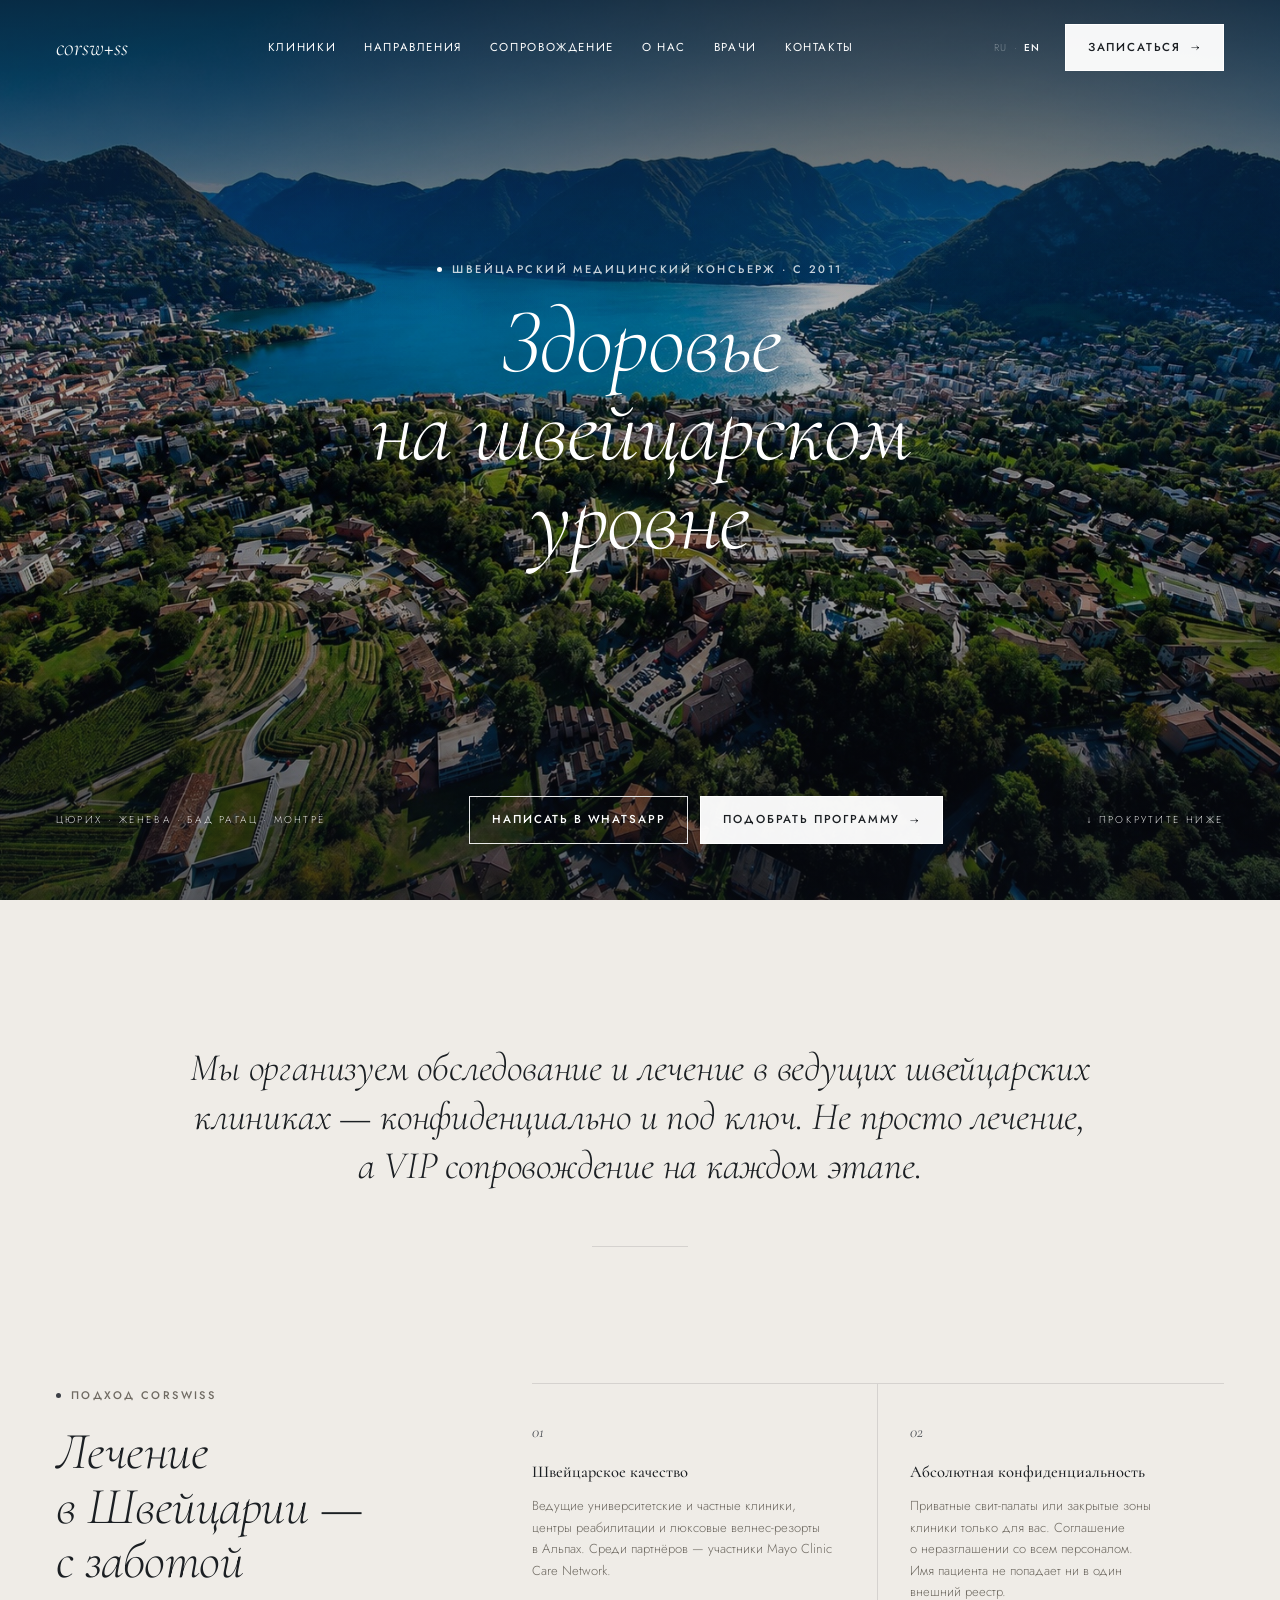
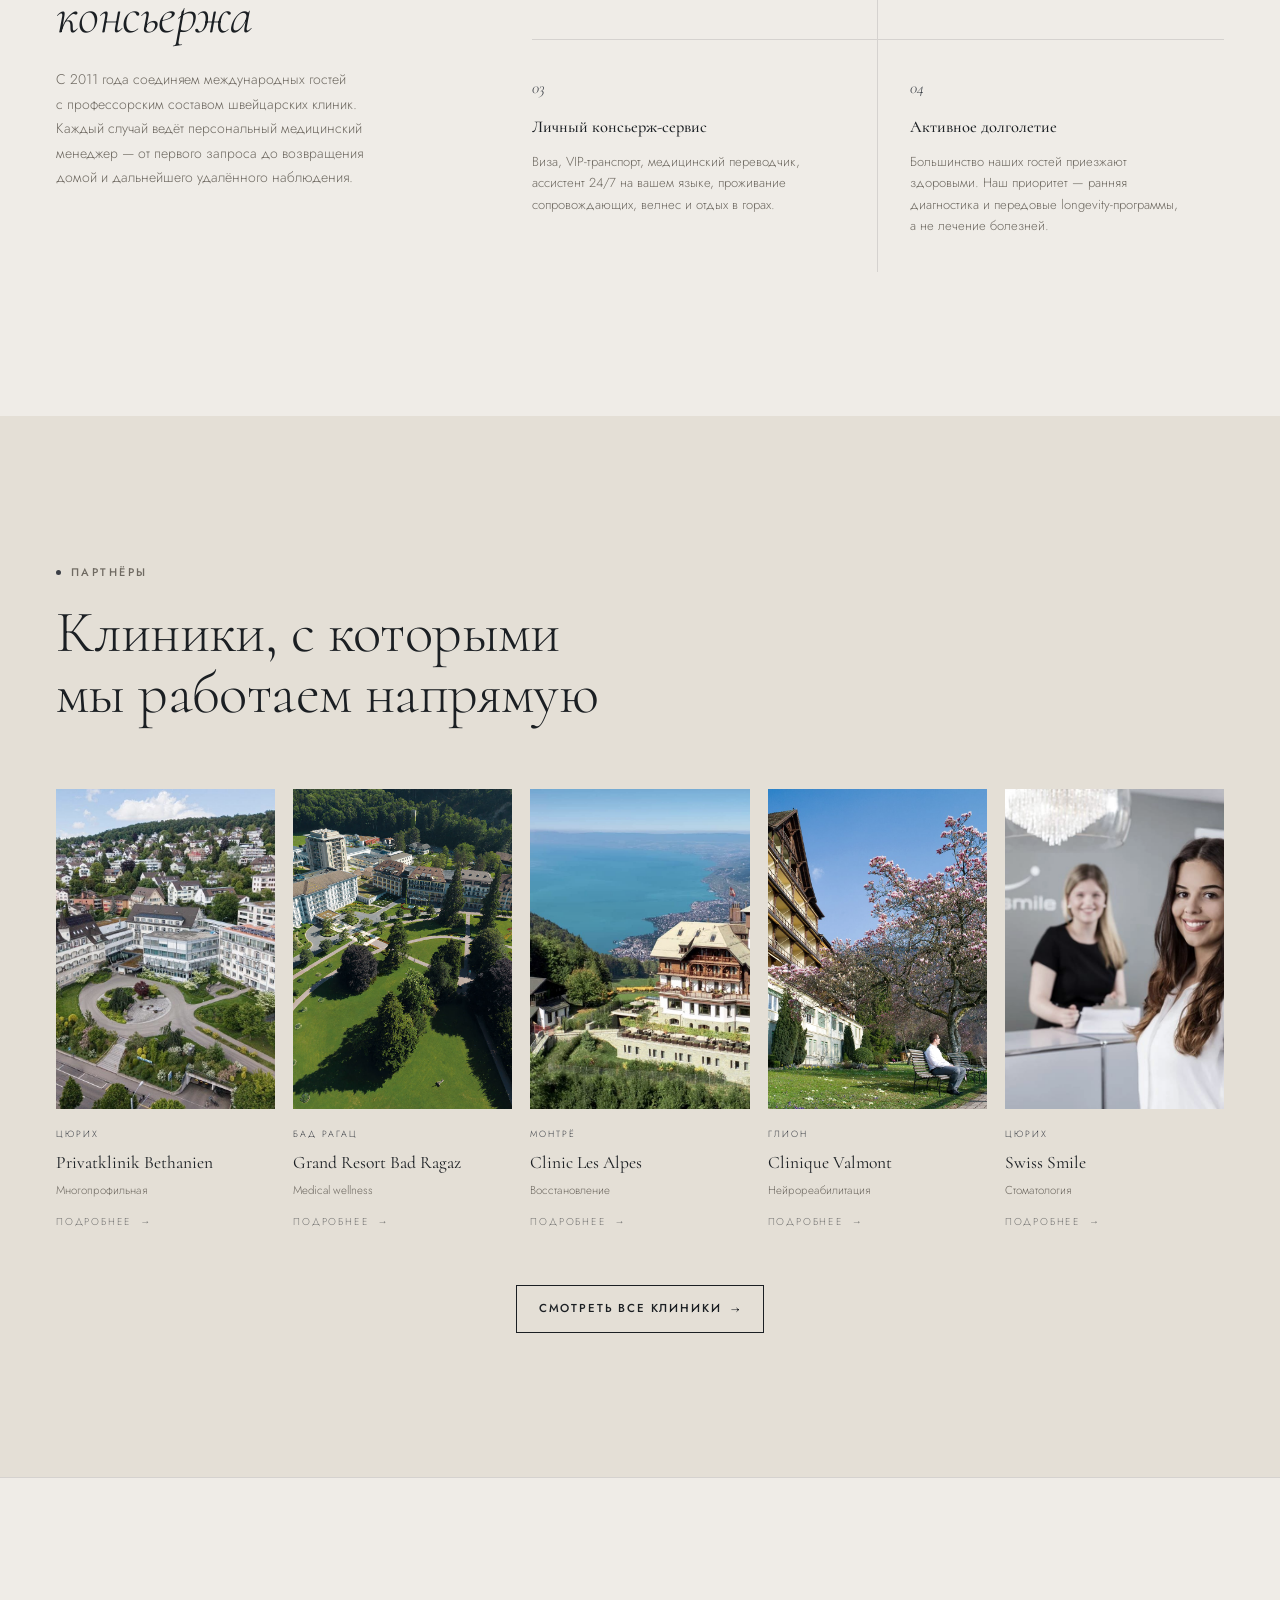
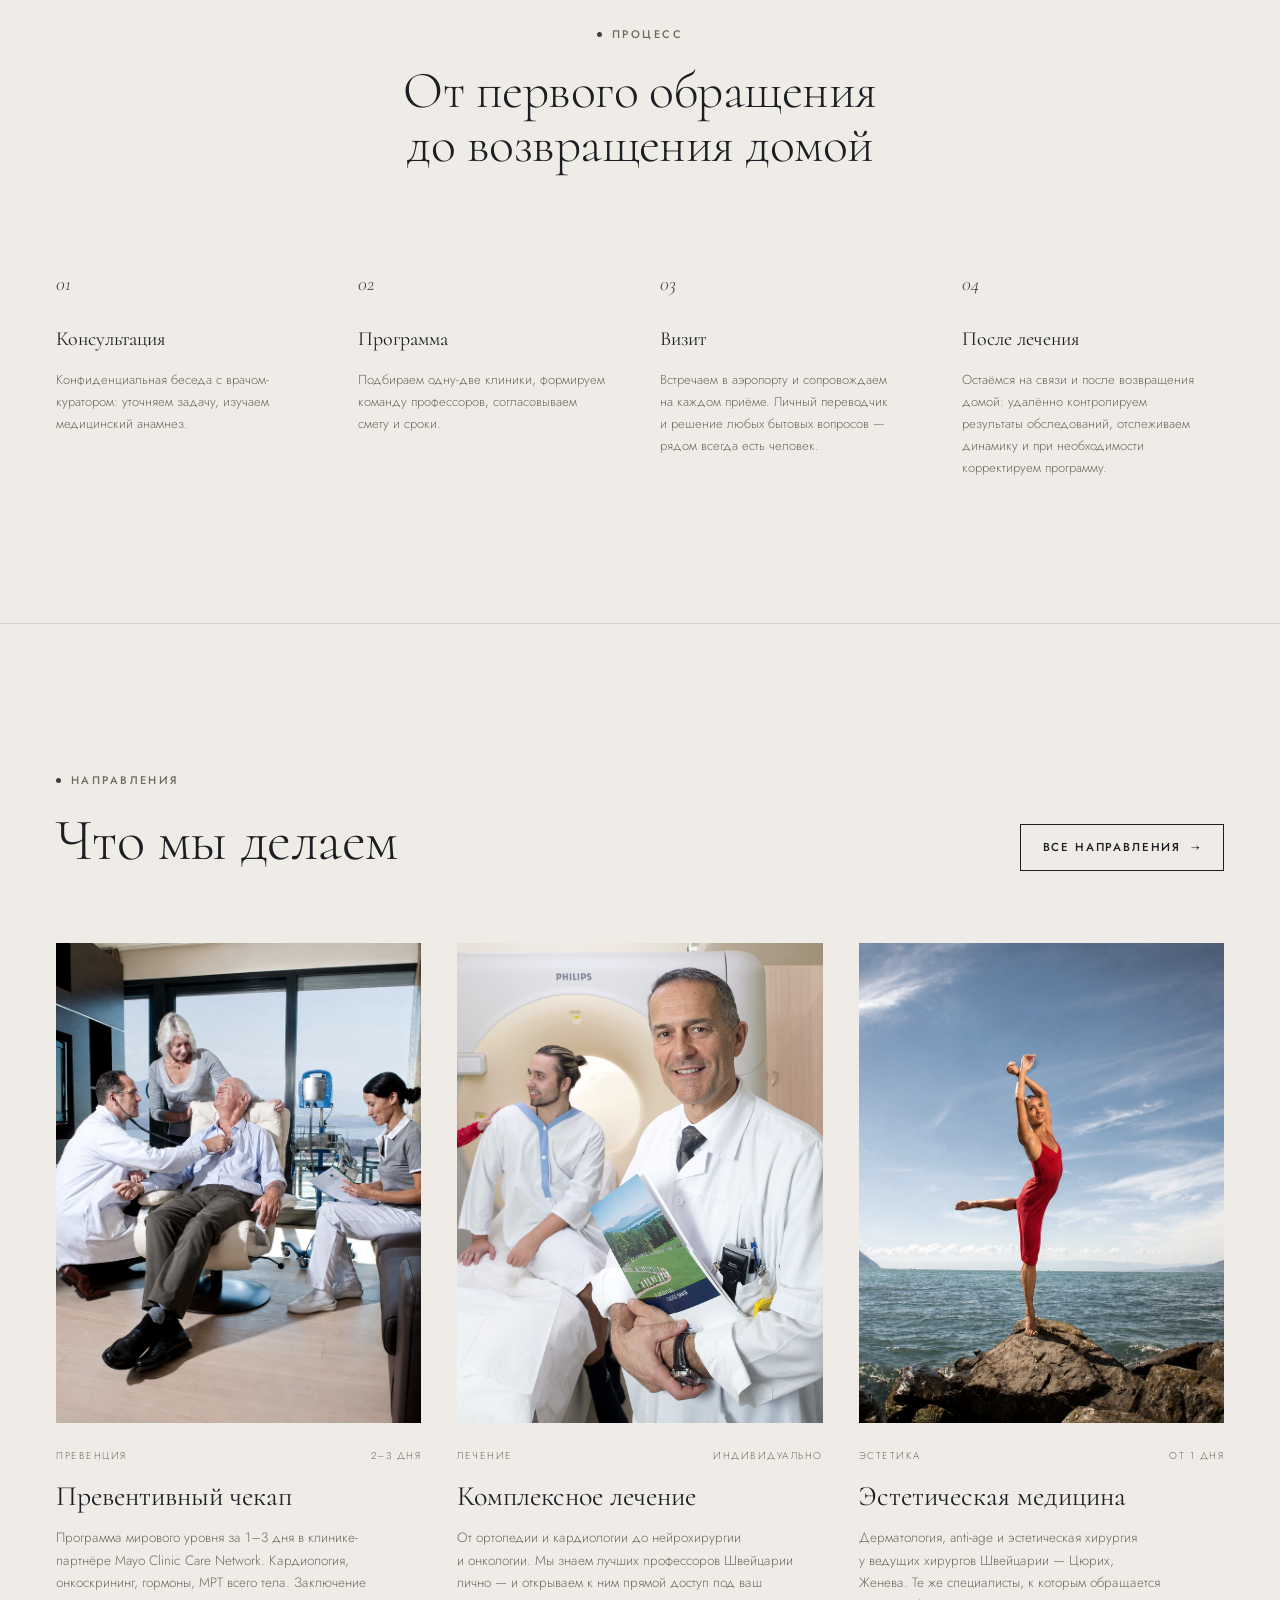
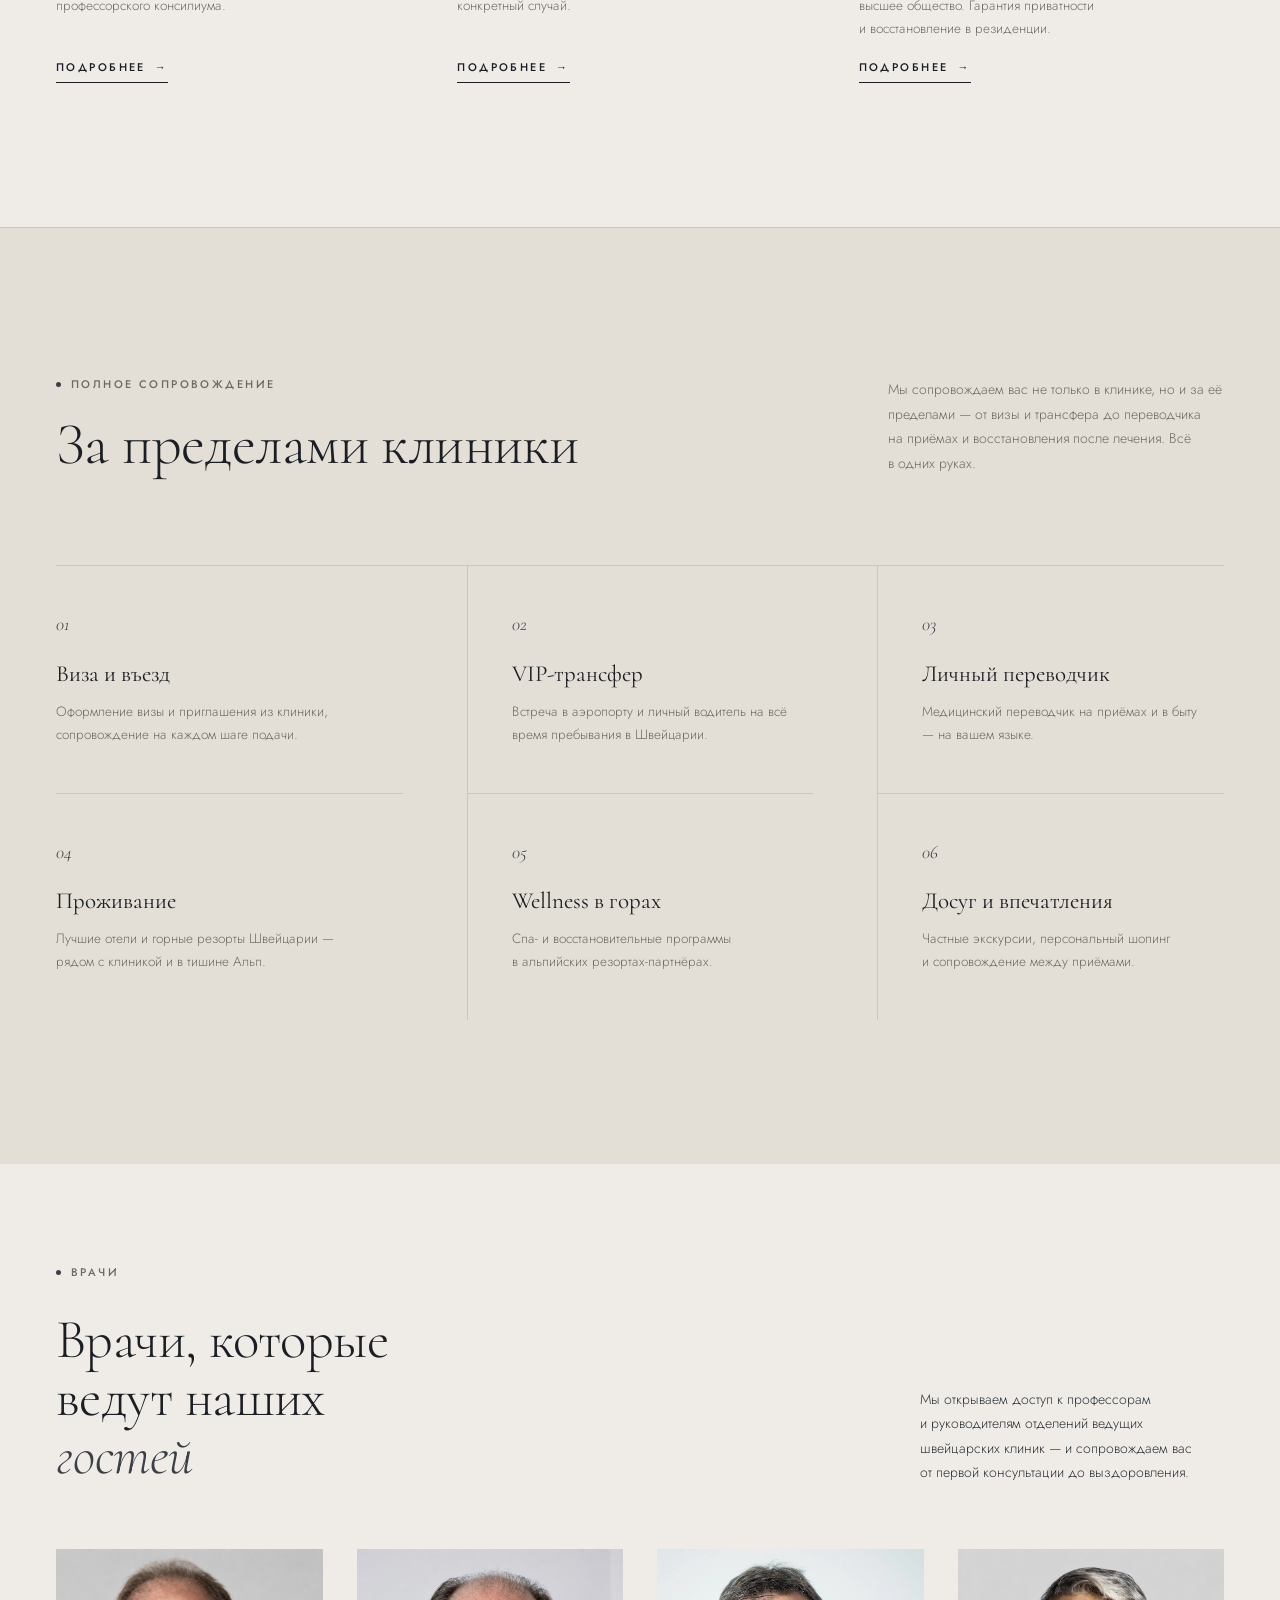
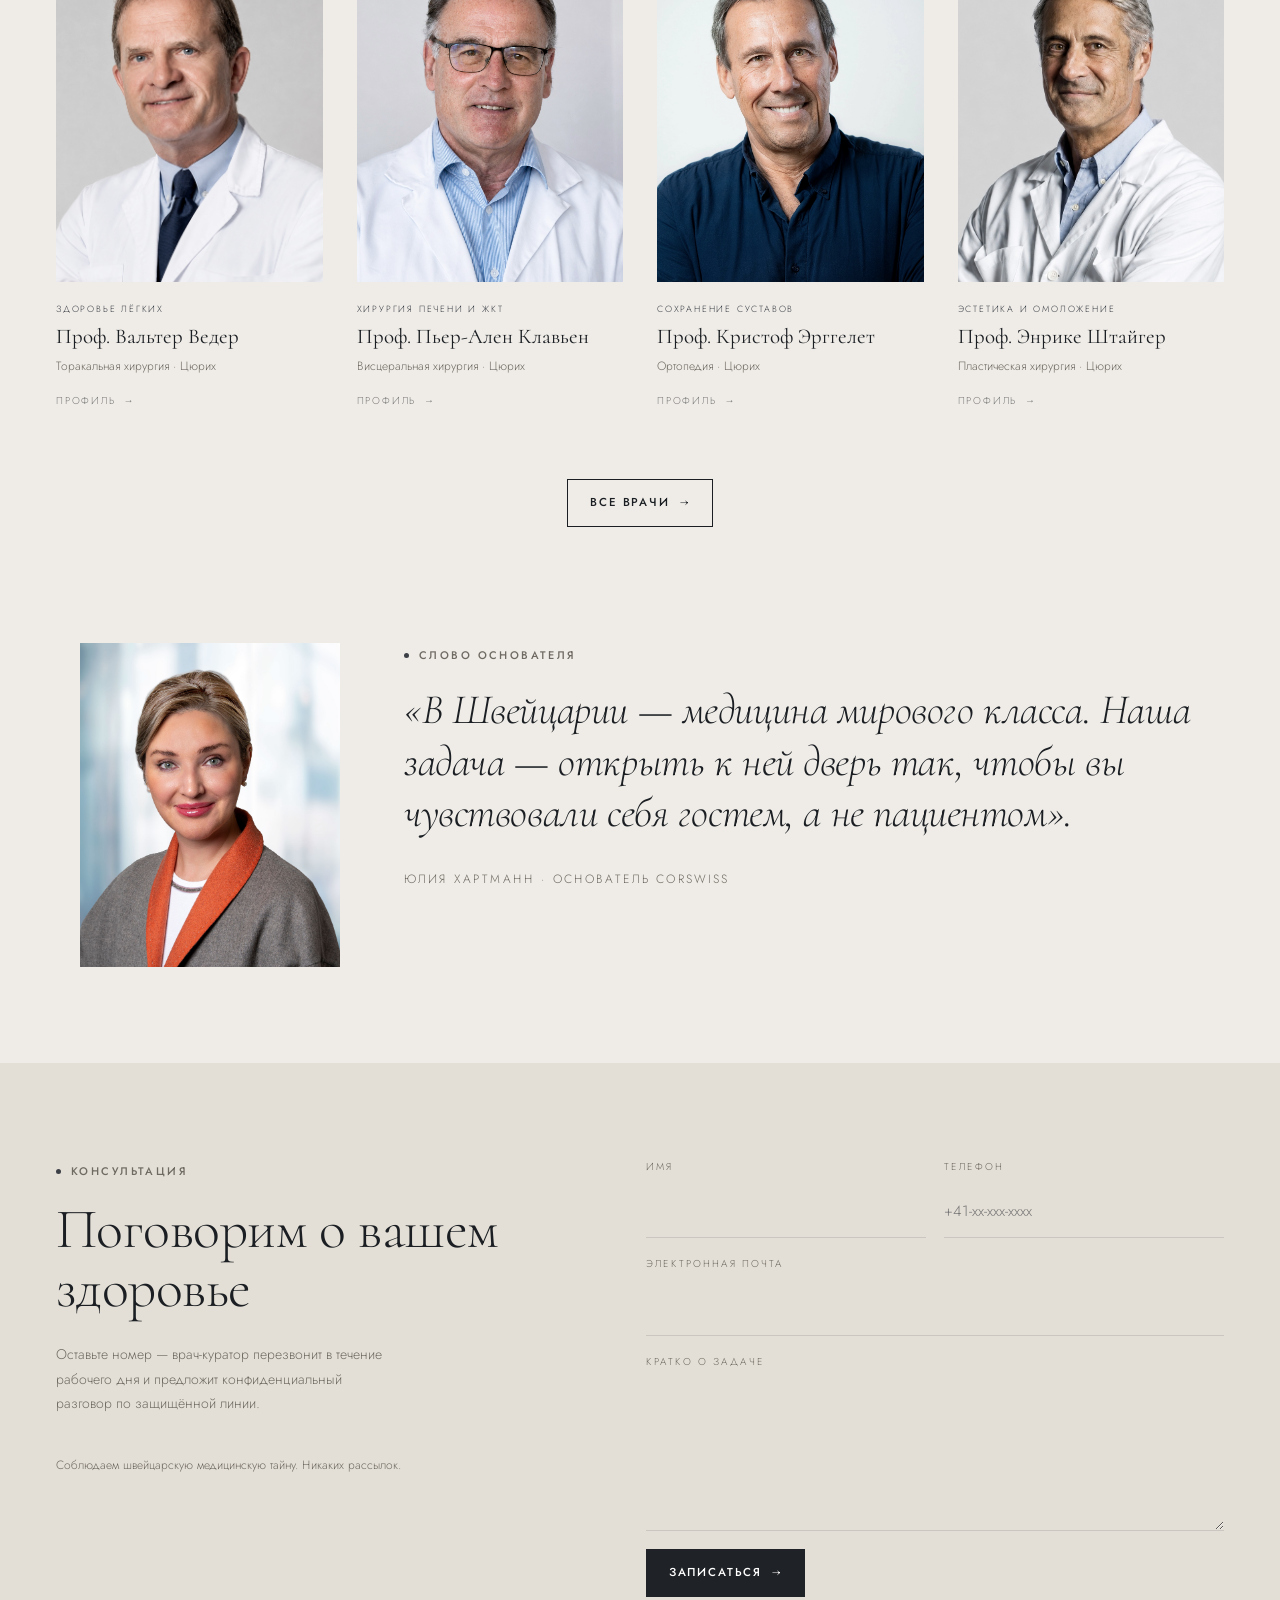
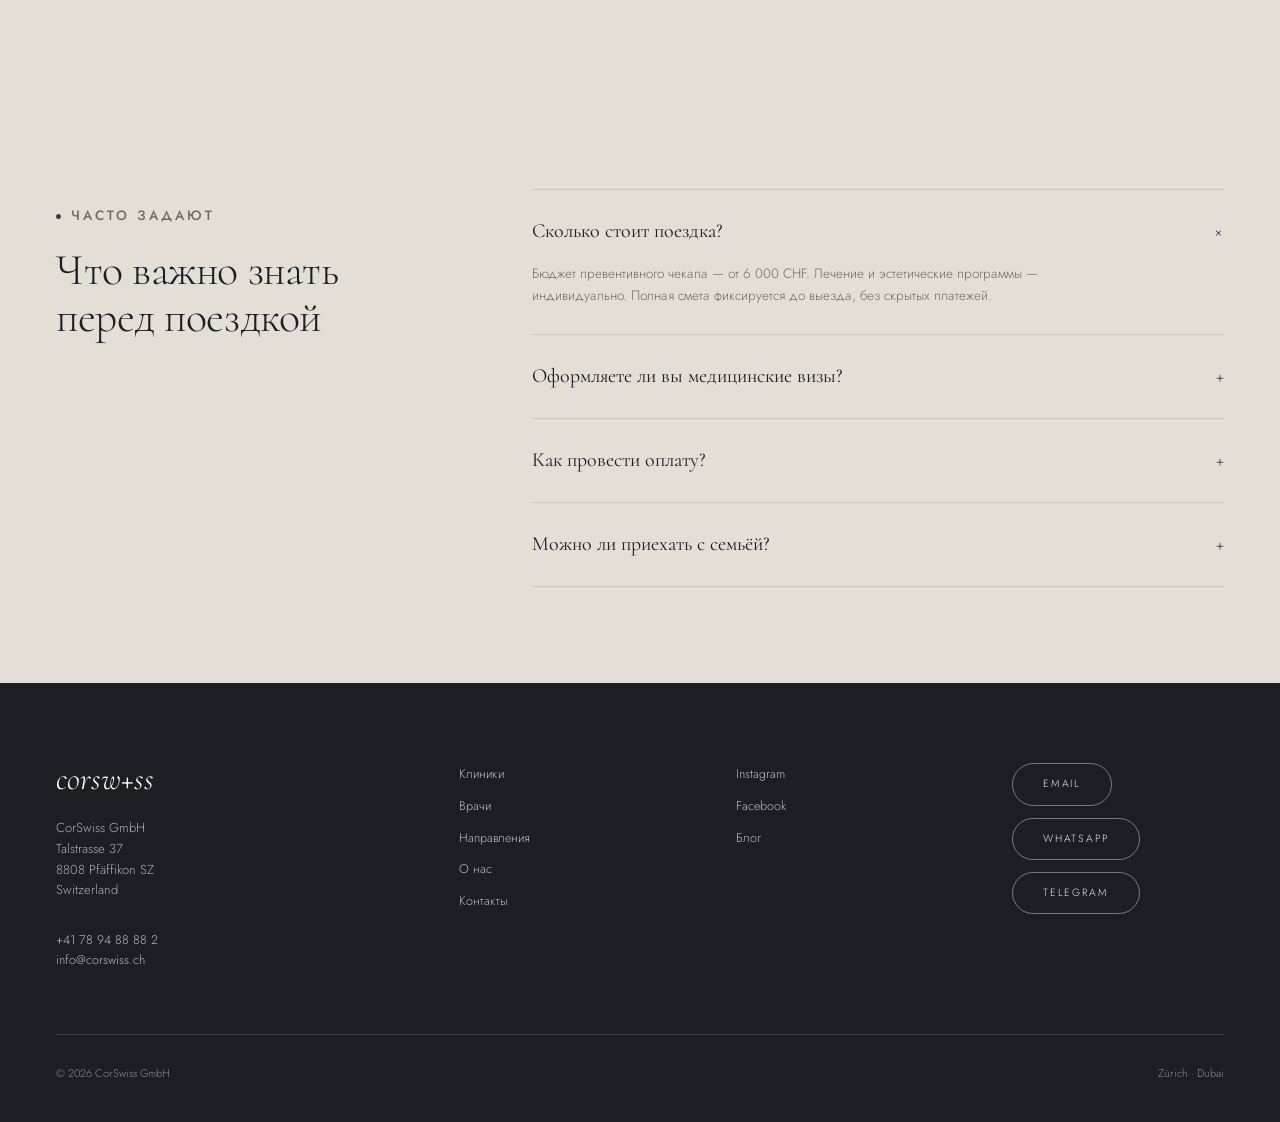
<file: index.html>
<!doctype html>
<html lang="ru">
    <head>
        <meta charset="UTF-8" />
        <meta name="viewport" content="width=device-width, initial-scale=1" />
        <title>CorSwiss — швейцарский медицинский консьерж</title>
        <meta name="description" content="Организуем обследование и лечение в ведущих швейцарских клиниках — конфиденциально и под ключ, с VIP-сопровождением на каждом этапе." />
        <link rel="preconnect" href="https://fonts.googleapis.com" />
        <link rel="preconnect" href="https://fonts.gstatic.com" crossorigin />
        <link href="https://fonts.googleapis.com/css2?family=Cormorant:ital,wght@0,300;0,400;0,500;1,300;1,400;1,500&family=Jost:wght@300;400;500;600&display=swap" rel="stylesheet" />
        <link rel="stylesheet" href="css/style.css" />
    </head>
    <body>
        <header class="site-header site-header--over">
            <a class="logo" href="index.html">corsw<b>+</b>ss</a>
            <button class="nav-toggle" type="button" aria-expanded="false" aria-controls="site-nav" aria-label="Меню">
                <span class="nav-toggle__bar" aria-hidden="true"></span>
                <span class="nav-toggle__bar" aria-hidden="true"></span>
            </button>
            <nav class="site-nav" id="site-nav" aria-label="Основная навигация">
                <ul>
                    <li><a href="clinics.html">Клиники</a></li>
                    <li><a href="specialties.html">Направления</a></li>
                    <li><a href="support.html">Сопровождение</a></li>
                    <li><a href="about.html">О нас</a></li>
                    <li><a href="doctors.html">Врачи</a></li>
                    <li><a href="contacts.html">Контакты</a></li>
                </ul>
                <div class="site-nav__cta">
                    <a class="btn" href="#book" data-book-open>Записаться <span class="arr" aria-hidden="true">→</span></a>
                    <a class="btn site-nav__whatsapp" href="https://wa.me/41789488882" target="_blank" rel="noopener noreferrer">Написать в WhatsApp</a>
                    <a class="site-nav__phone" href="tel:+41789488882">+41 78 94 88 88 2</a>
                </div>
            </nav>
            <div class="header-side">
                <nav class="lang" aria-label="Язык сайта">
                    <a href="index.html" hreflang="ru" lang="ru" aria-current="true">RU</a>
                    <span class="lang__sep" aria-hidden="true">·</span>
                    <a href="#" hreflang="en" lang="en">EN</a>
                </nav>
                <a class="btn btn--light" href="#book" data-book-open>Записаться <span class="arr" aria-hidden="true">→</span></a>
            </div>
        </header>

        <!-- Hero: полноэкранная фотография, шапка поверх снимка -->
        <section class="hero-full">
            <img class="hero-full__img" src="images/hero-lugano.jpg" alt="Клиника-резиденция в швейцарских предгорьях" />
            <span class="hero-full__veil"></span>
            <div class="hero-full__inner">
                <p class="eyebrow eyebrow--light">Швейцарский медицинский консьерж · с 2011</p>
                <div class="display hero-full__title">
                    <em class="italic">Здоровье<br />на швейцарском<br />уровне</em>
                </div>
            </div>
            <div class="hero-full__meta">
                <span>ЦЮРИХ · ЖЕНЕВА · БАД РАГАЦ · МОНТРЁ</span>
                <div class="hero-full__actions">
                  <a class="btn btn--whatsapp" href="https://wa.me/41789488882" target="_blank" rel="noopener noreferrer">Написать в WhatsApp</a>

                    <a class="btn btn--light" href="#programs">Подобрать программу <span class="arr" aria-hidden="true">→</span></a>
                </div>
                <span>↓ Прокрутите ниже</span>
            </div>
        </section>

        <main>
            <!-- Манифест -->
            <section class="statement">
                <p class="display">Мы организуем обследование и лечение в ведущих швейцарских клиниках — конфиденциально и под ключ. Не просто лечение, а VIP сопровождение на каждом этапе.</p>
                <hr class="rule" />
            </section>

            <!-- Подход: 4 преимущества -->
            <section class="section section--lead">
                <div class="grid grid--side">
                    <div>
                        <p class="eyebrow">Подход CorSwiss</p>
                        <div class="display display--lg italic">
                            <h1>Лечение в Швейцарии</h1> — с заботой консьержа
                        </div>
                        <p class="lede">С 2011 года соединяем международных гостей с профессорским составом швейцарских клиник. Каждый случай ведёт персональный медицинский менеджер — от первого запроса до возвращения домой и дальнейшего удалённого наблюдения.</p>
                    </div>
                    <div class="adv-list">
                        <article>
                            <span class="num">01</span>
                            <h3>Швейцарское качество</h3>
                            <p>Ведущие университетские и частные клиники, центры реабилитации и люксовые велнес-резорты в Альпах. Среди партнёров — участники Mayo Clinic Care Network.</p>
                        </article>
                        <article>
                            <span class="num">02</span>
                            <h3>Абсолютная конфиденциальность</h3>
                            <p>Приватные свит-палаты или закрытые зоны клиники только для вас. Соглашение о неразглашении со всем персоналом. Имя пациента не попадает ни в один внешний реестр.</p>
                        </article>
                        <article>
                            <span class="num">03</span>
                            <h3>Личный консьерж-сервис</h3>
                            <p>Виза, VIP-транспорт, медицинский переводчик, ассистент 24/7 на вашем языке, проживание сопровождающих, велнес и отдых в горах.</p>
                        </article>
                        <article>
                            <span class="num">04</span>
                            <h3>Активное долголетие</h3>
                            <p>Большинство наших гостей приезжают здоровыми. Наш приоритет — ранняя диагностика и передовые longevity-программы, а не лечение болезней.</p>
                        </article>
                    </div>
                </div>
            </section>

            <!-- Клиники-партнёры -->
            <section class="section section--sunken">
                <div class="section-intro">
                    <p class="eyebrow">Партнёры</p>
                    <h2 class="display section-head__title">Клиники, с которыми мы работаем напрямую</h2>
                </div>
                <div class="clinic-tiles">
                    <a class="clinic-tile" href="clinic.html">
                        <div class="photo"><img src="images/clinics/home-bethanien.jpg" alt="Privatklinik Bethanien, Цюрих" /></div>
                        <div class="clinic-tiles__body">
                            <p class="clinic-tiles__city">Цюрих</p>
                            <h3>Privatklinik Bethanien</h3>
                            <p class="clinic-tiles__spec">Многопрофильная</p>
                        </div>
                        <span class="clinic-tile__more">Подробнее <span aria-hidden="true">→</span></span>
                    </a>
                    <a class="clinic-tile" href="https://corswiss.ch/service/klinika-grand-rezort-bad-ragats/">
                        <div class="photo"><img src="images/clinics/home-bad-ragaz.jpg" alt="Grand Resort Bad Ragaz" /></div>
                        <div class="clinic-tiles__body">
                            <p class="clinic-tiles__city">Бад Рагац</p>
                            <h3>Grand Resort Bad Ragaz</h3>
                            <p class="clinic-tiles__spec">Medical wellness</p>
                        </div>
                        <span class="clinic-tile__more">Подробнее <span aria-hidden="true">→</span></span>
                    </a>
                    <a class="clinic-tile" href="clinic.html">
                        <div class="photo"><img src="images/clinics/home-les-alpes.jpg" alt="Clinic Les Alpes, Монтрё" /></div>
                        <div class="clinic-tiles__body">
                            <p class="clinic-tiles__city">Монтрё</p>
                            <h3>Clinic Les Alpes</h3>
                            <p class="clinic-tiles__spec">Восстановление</p>
                        </div>
                        <span class="clinic-tile__more">Подробнее <span aria-hidden="true">→</span></span>
                    </a>
                    <a class="clinic-tile" href="https://corswiss.ch/service/valmont-html/">
                        <div class="photo"><img src="images/clinics/home-valmont.jpg" alt="Clinique Valmont, Глион" /></div>
                        <div class="clinic-tiles__body">
                            <p class="clinic-tiles__city">Глион</p>
                            <h3>Clinique Valmont</h3>
                            <p class="clinic-tiles__spec">Нейрореабилитация</p>
                        </div>
                        <span class="clinic-tile__more">Подробнее <span aria-hidden="true">→</span></span>
                    </a>
                    <a class="clinic-tile" href="https://corswiss.ch/service/service-klinika-swiss-smile/">
                        <div class="photo"><img src="images/clinics/home-swiss-smile.jpg" alt="Swiss Smile, Цюрих" /></div>
                        <div class="clinic-tiles__body">
                            <p class="clinic-tiles__city">Цюрих</p>
                            <h3>Swiss Smile</h3>
                            <p class="clinic-tiles__spec">Стоматология</p>
                        </div>
                        <span class="clinic-tile__more">Подробнее <span aria-hidden="true">→</span></span>
                    </a>
                </div>
                <div class="section-actions">
                    <a class="btn btn--ghost" href="clinics.html">Смотреть все клиники <span class="arr" aria-hidden="true">→</span></a>
                </div>
            </section>

            <!-- Процесс -->
            <section class="section section--ruled">
                <div class="section-intro section-intro--center">
                    <p class="eyebrow">Процесс</p>
                    <h2 class="display display--52">От первого обращения до возвращения домой</h2>
                </div>
                <div class="steps wrap">
                    <div>
                        <span class="num">01</span>
                        <h3>Консультация</h3>
                        <p>Конфиденциальная беседа с врачом-куратором: уточняем задачу, изучаем медицинский анамнез.</p>
                    </div>
                    <div>
                        <span class="num">02</span>
                        <h3>Программа</h3>
                        <p>Подбираем одну-две клиники, формируем команду профессоров, согласовываем смету и сроки.</p>
                    </div>
                    <div>
                        <span class="num">03</span>
                        <h3>Визит</h3>
                        <p>Встречаем в аэропорту и сопровождаем на каждом приёме. Личный переводчик и решение любых бытовых вопросов — рядом всегда есть человек.</p>
                    </div>
                    <div>
                        <span class="num">04</span>
                        <h3>После лечения</h3>
                        <p>Остаёмся на связи и после возвращения домой: удалённо контролируем результаты обследований, отслеживаем динамику и при необходимости корректируем программу.</p>
                    </div>
                </div>
            </section>

            <!-- Направления: 3 программы -->
            <section class="section section--ruled" id="programs">
                <div class="section-head section-head--spaced">
                    <div>
                        <p class="eyebrow">Направления</p>
                        <h2 class="display section-head__title">Что мы делаем</h2>
                    </div>
                    <a class="btn btn--ghost" href="specialties.html">Все направления <span class="arr" aria-hidden="true">→</span></a>
                </div>
                <div class="card-grid grid--3">
                    <a class="card" href="checkup.html">
                        <div class="photo"><img src="images/programs/checkup.jpg" alt="Консультация врача перед превентивным чекапом" /></div>
                        <div class="card__body">
                            <p class="card__meta"><span>Превенция</span><span>2–3 дня</span></p>
                            <h3>Превентивный чекап</h3>
                            <p>Программа мирового уровня за 1–3 дня в клинике-партнёре Mayo Clinic Care Network. Кардиология, онкоскрининг, гормоны, МРТ всего тела. Заключение профессорского консилиума.</p>
                        </div>
                        <span class="card__more">Подробнее <span aria-hidden="true">→</span></span>
                    </a>
                    <a class="card" href="checkup.html">
                        <div class="photo"><img src="images/programs/treatment.jpg" alt="Восстановление с видом на озеро" /></div>
                        <div class="card__body">
                            <p class="card__meta"><span>Лечение</span><span>Индивидуально</span></p>
                            <h3>Комплексное лечение</h3>
                            <p>От ортопедии и кардиологии до нейрохирургии и онкологии. Мы знаем лучших профессоров Швейцарии лично — и открываем к ним прямой доступ под ваш конкретный случай.</p>
                        </div>
                        <span class="card__more">Подробнее <span aria-hidden="true">→</span></span>
                    </a>
                    <a class="card" href="checkup.html">
                        <div class="photo"><img src="images/programs/aesthetic.jpg" alt="Эстетическая медицина у Женевского озера" /></div>
                        <div class="card__body">
                            <p class="card__meta"><span>Эстетика</span><span>от 1 дня</span></p>
                            <h3>Эстетическая медицина</h3>
                            <p>Дерматология, anti-age и эстетическая хирургия у ведущих хирургов Швейцарии — Цюрих, Женева. Те же специалисты, к которым обращается высшее общество. Гарантия приватности и восстановление в резиденции.</p>
                        </div>
                        <span class="card__more">Подробнее <span aria-hidden="true">→</span></span>
                    </a>
                </div>
            </section>

            <!-- За пределами клиники -->
            <section class="section section--sunken section--ruled">
                <div class="section-head section-head--wide">
                    <div>
                        <p class="eyebrow">Полное сопровождение</p>
                        <h2 class="display section-head__title">За пределами клиники</h2>
                    </div>
                    <p class="lede">Мы сопровождаем вас не только в клинике, но и за её пределами — от визы и трансфера до переводчика на приёмах и восстановления после лечения. Всё в одних руках.</p>
                </div>
                <div class="beyond">
                    <article>
                        <span class="num">01</span>
                        <h3>Виза и въезд</h3>
                        <p>Оформление визы и приглашения из клиники, сопровождение на каждом шаге подачи.</p>
                    </article>
                    <article>
                        <span class="num">02</span>
                        <h3>VIP-трансфер</h3>
                        <p>Встреча в аэропорту и личный водитель на всё время пребывания в Швейцарии.</p>
                    </article>
                    <article>
                        <span class="num">03</span>
                        <h3>Личный переводчик</h3>
                        <p>Медицинский переводчик на приёмах и в быту — на вашем языке.</p>
                    </article>
                    <article>
                        <span class="num">04</span>
                        <h3>Проживание</h3>
                        <p>Лучшие отели и горные резорты Швейцарии — рядом с клиникой и в тишине Альп.</p>
                    </article>
                    <article>
                        <span class="num">05</span>
                        <h3>Wellness в горах</h3>
                        <p>Спа- и восстановительные программы в альпийских резортах-партнёрах.</p>
                    </article>
                    <article>
                        <span class="num">06</span>
                        <h3>Досуг и впечатления</h3>
                        <p>Частные экскурсии, персональный шопинг и сопровождение между приёмами.</p>
                    </article>
                </div>
            </section>

            <!-- Врачи -->
            <section class="section section--tight">
                <p class="eyebrow">Врачи</p>
                <div class="section-head section-head--doctors">
                    <h2 class="display display--xl">Врачи, которые ведут наших <em class="italic italic--accent">гостей</em></h2>
                    <p class="lede lede--ink">Мы открываем доступ к профессорам и руководителям отделений ведущих швейцарских клиник — и сопровождаем вас от первой консультации до выздоровления.</p>
                </div>
                <div class="doctor-grid">
                    <a class="doctor-card" href="doctor.html">
                        <div class="photo"><img src="images/doc-weder.jpg" alt="Проф. Вальтер Ведер" /></div>
                        <p class="doctor-card__spec">Здоровье лёгких</p>
                        <h3>Проф. Вальтер Ведер</h3>
                        <p class="doctor-card__meta">Торакальная хирургия · Цюрих</p>
                        <span class="doctor-card__more">Профиль <span aria-hidden="true">→</span></span>
                    </a>
                    <a class="doctor-card" href="doctor.html">
                        <div class="photo"><img class="photo__img--zoom" src="images/doc-clavien.jpg" alt="Проф. Пьер-Ален Клавьен" /></div>
                        <p class="doctor-card__spec">Хирургия печени и ЖКТ</p>
                        <h3>Проф. Пьер-Ален Клавьен</h3>
                        <p class="doctor-card__meta">Висцеральная хирургия · Цюрих</p>
                        <span class="doctor-card__more">Профиль <span aria-hidden="true">→</span></span>
                    </a>
                    <a class="doctor-card" href="doctor.html">
                        <div class="photo"><img src="images/doc-erggelet.jpg" alt="Проф. Кристоф Эрггелет" /></div>
                        <p class="doctor-card__spec">Сохранение суставов</p>
                        <h3>Проф. Кристоф Эрггелет</h3>
                        <p class="doctor-card__meta">Ортопедия · Цюрих</p>
                        <span class="doctor-card__more">Профиль <span aria-hidden="true">→</span></span>
                    </a>
                    <a class="doctor-card" href="doctor.html">
                        <div class="photo"><img src="images/doc-steiger.jpg" alt="Проф. Энрике Штайгер" /></div>
                        <p class="doctor-card__spec">Эстетика и омоложение</p>
                        <h3>Проф. Энрике Штайгер</h3>
                        <p class="doctor-card__meta">Пластическая хирургия · Цюрих</p>
                        <span class="doctor-card__more">Профиль <span aria-hidden="true">→</span></span>
                    </a>
                </div>
                <div class="section-actions section-actions--lg">
                    <a class="btn btn--ghost" href="doctors.html">Все врачи <span class="arr" aria-hidden="true">→</span></a>
                </div>
            </section>

            <!-- Слово основателя -->
            <section class="section section--founder">
                <figure class="founder">
                    <div class="photo"><img class="photo__img--top" src="images/founder-yulia.jpg" alt="Юлия Хартманн, основатель CorSwiss" /></div>
                    <div>
                        <p class="eyebrow">Слово основателя</p>
                        <blockquote class="display">«В Швейцарии — медицина мирового класса. Наша задача — открыть к ней дверь так, чтобы вы чувствовали себя гостем, а не пациентом».</blockquote>
                        <figcaption>Юлия Хартманн · основатель CorSwiss</figcaption>
                    </div>
                </figure>
            </section>

            <!-- Форма консультации -->
            <section class="section section--sunken" id="consult">
                <div class="consult">
                    <div>
                        <p class="eyebrow">Консультация</p>
                        <h2 class="display display--consult">Поговорим о вашем здоровье</h2>
                        <p class="lede">Оставьте номер — врач-куратор перезвонит в течение рабочего дня и предложит конфиденциальный разговор по защищённой линии.</p>
                        <p class="form-note">Соблюдаем швейцарскую медицинскую тайну. Никаких рассылок.</p>
                    </div>
                    <form action="#" method="post">
                        <div class="row">
                            <div class="field"><label for="c-name">Имя</label><input class="input" id="c-name" name="name" type="text" /></div>
                            <div class="field"><label for="c-phone">Телефон</label><input class="input" id="c-phone" name="phone" type="tel" /></div>
                        </div>
                        <div class="field"><label for="c-mail">Электронная почта</label><input class="input" id="c-mail" name="email" type="email" /></div>
                        <div class="field"><label for="c-task">Кратко о задаче</label><textarea class="input" id="c-task" name="task" rows="5"></textarea></div>
                        <button class="btn btn--align-start" type="submit">Записаться <span class="arr" aria-hidden="true">→</span></button>
                    </form>
                </div>
            </section>

            <!-- Частые вопросы -->
            <section class="section section--sunken section--tight faq">
                <div class="grid grid--side">
                    <div>
                        <p class="eyebrow">Часто задают</p>
                        <h2 class="display display--md">Что важно знать перед поездкой</h2>
                    </div>
                    <div>
                        <details class="is-open" open>
                            <summary>Сколько стоит поездка?</summary>
                            <div class="faq__body">
                                <div class="faq__inner">
                                    <p>Бюджет превентивного чекапа — от 6 000 CHF. Лечение и эстетические программы — индивидуально. Полная смета фиксируется до выезда, без скрытых платежей.</p>
                                </div>
                            </div>
                        </details>
                        <details>
                            <summary>Оформляете ли вы медицинские визы?</summary>
                            <div class="faq__body">
                                <div class="faq__inner">
                                    <p>Да, мы оформляем медицинские визы и находимся на связи с сотрудниками швейцарского посольства в вашей стране.</p>
                                </div>
                            </div>
                        </details>
                        <details>
                            <summary>Как провести оплату?</summary>
                            <div class="faq__body">
                                <div class="faq__inner">
                                    <p>Оплатить можно несколькими способами: напрямую в клинику — заранее банковским переводом либо на месте картой, а также оплату можно провести через нас. Если у вас возникнут сложности с переводом из вашей страны, мы окажем вам помощь и поможем провести оплату.</p>
                                </div>
                            </div>
                        </details>
                        <details>
                            <summary>Можно ли приехать с семьёй?</summary>
                            <div class="faq__body">
                                <div class="faq__inner">
                                    <p>Да, мы с удовольствием разместим ваших родственников в клинике или в гостинице и будем полноценно сопровождать их во время пребывания.</p>
                                </div>
                            </div>
                        </details>
                    </div>
                </div>
            </section>
        </main>

        <footer class="site-footer">
            <div class="footer-grid">
                <div>
                    <a class="logo" href="index.html">corsw<b>+</b>ss</a>
                    <p class="footer-note">
                        CorSwiss GmbH<br />
                        Talstrasse 37<br />
                        8808 Pfäffikon SZ<br />
                        Switzerland
                    </p>
                    <div class="footer-contact">
                        <div><a href="tel:+41789488882">+41 78 94 88 88 2</a></div>
                        <div><a href="mailto:info@corswiss.ch">info@corswiss.ch</a></div>
                    </div>
                </div>
                <nav aria-label="Разделы сайта">
                    <ul>
                        <li><a href="clinics.html">Клиники</a></li>
                        <li><a href="doctors.html">Врачи</a></li>
                        <li><a href="specialties.html">Направления</a></li>
                        <li><a href="about.html">О нас</a></li>
                        <li><a href="contacts.html">Контакты</a></li>
                    </ul>
                </nav>
                <nav aria-label="Медиа">
                    <ul>
                        <li><a href="#">Instagram</a></li>
                        <li><a href="https://www.facebook.com/corswiss.ch">Facebook</a></li>
                        <li><a href="blog.html">Блог</a></li>
                    </ul>
                </nav>
                <div class="footer-social">
                    <a href="mailto:info@corswiss.ch">Email</a>
                    <a href="https://wa.me/41789488882">WhatsApp</a>
                    <a href="#">Telegram</a>
                </div>
            </div>
            <div class="footer-bottom">
                <span>© 2026 CorSwiss GmbH</span>
                <span>Zürich · Dubai</span>
            </div>
        </footer>
        <script src="js/header.js"></script>
        <script src="js/faq.js"></script>
        <script src="js/book-modal.js"></script>
        <script src="js/phone-mask.js"></script>
        <script src="js/nbsp.js"></script>
    </body>
</html>
</file>
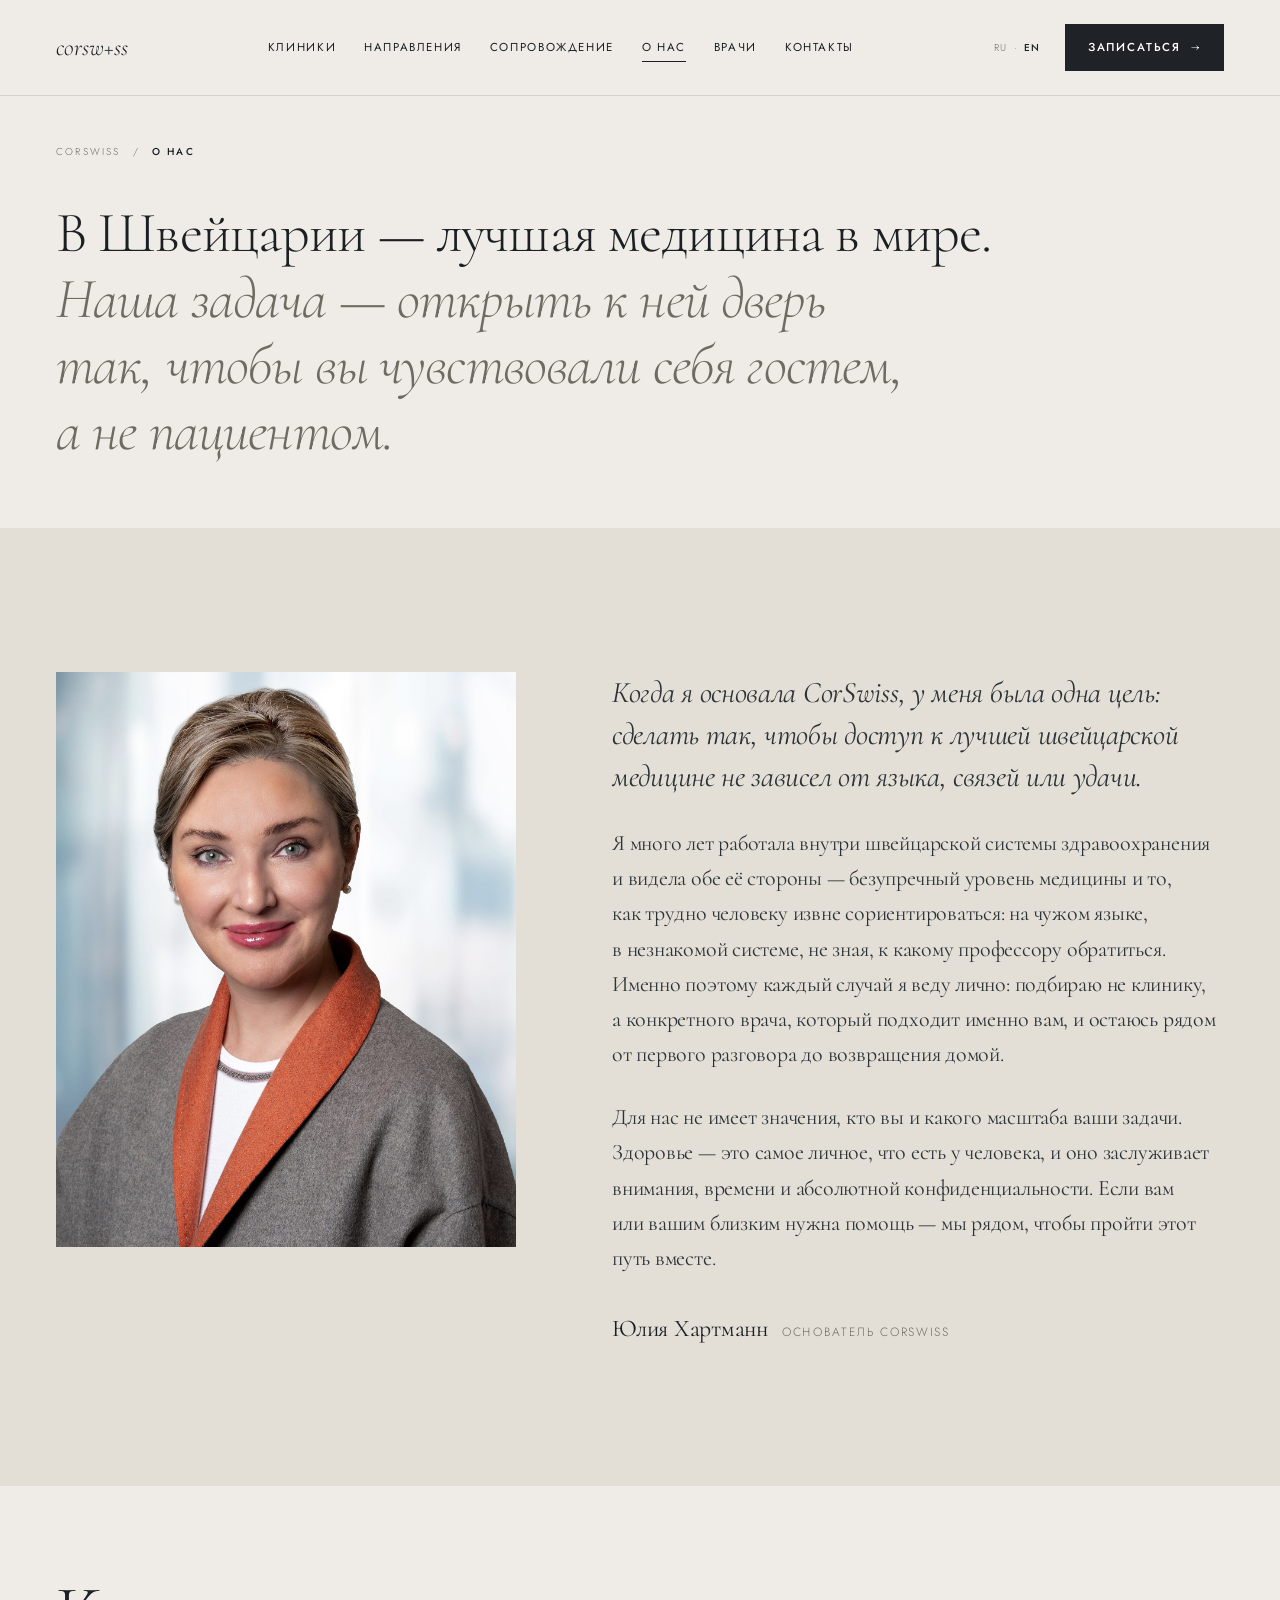
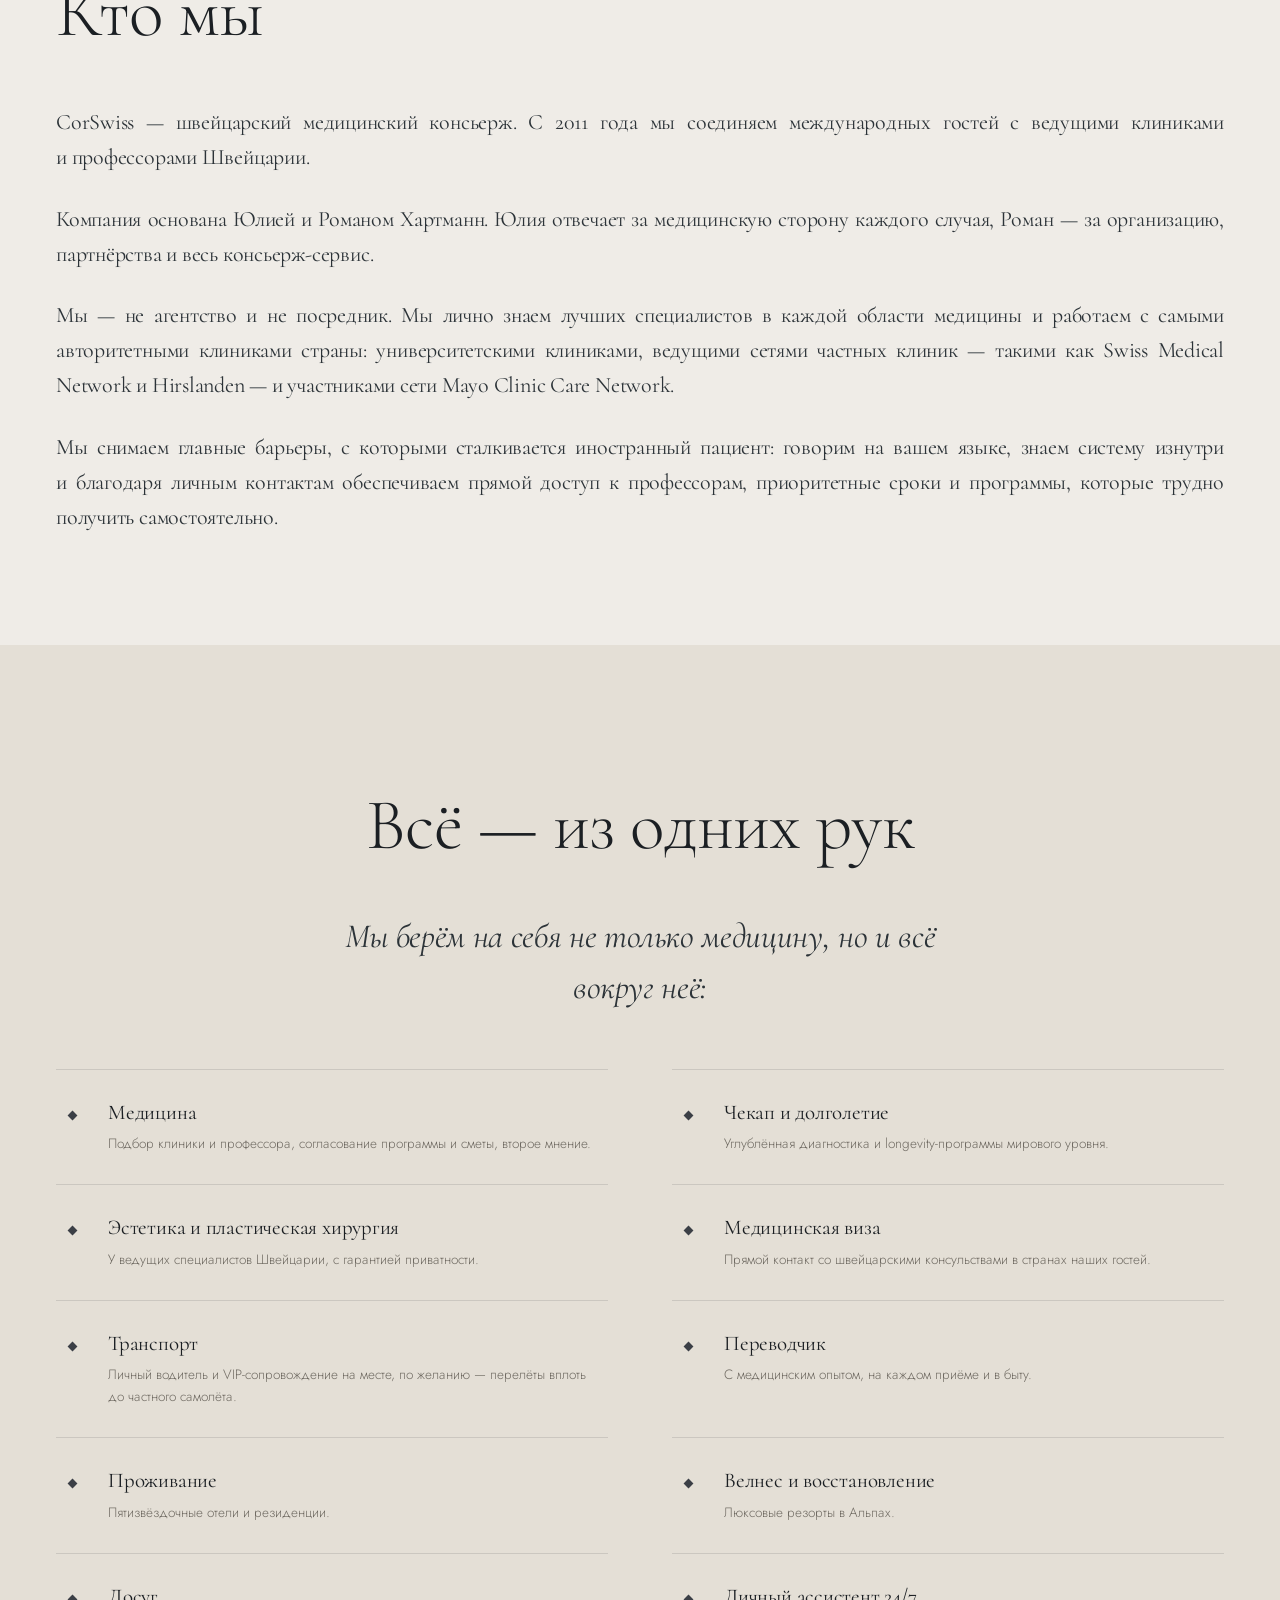
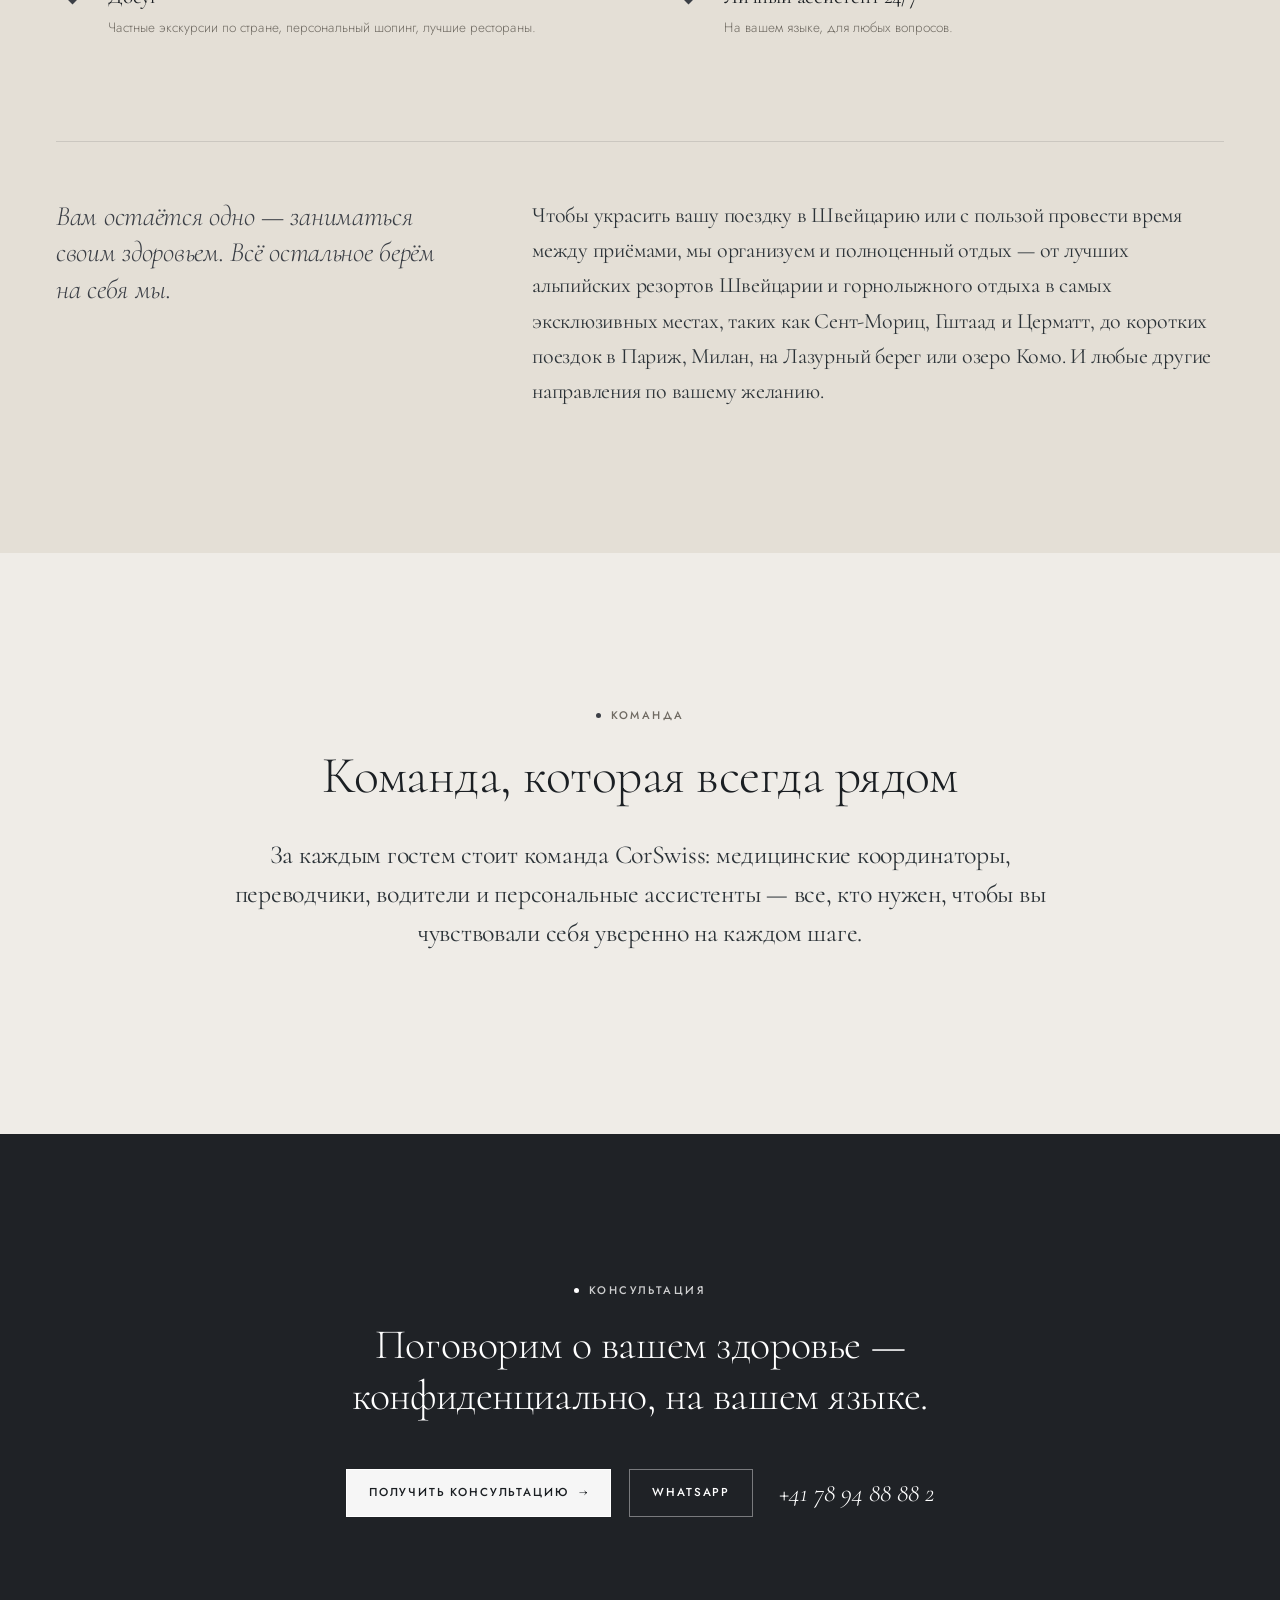
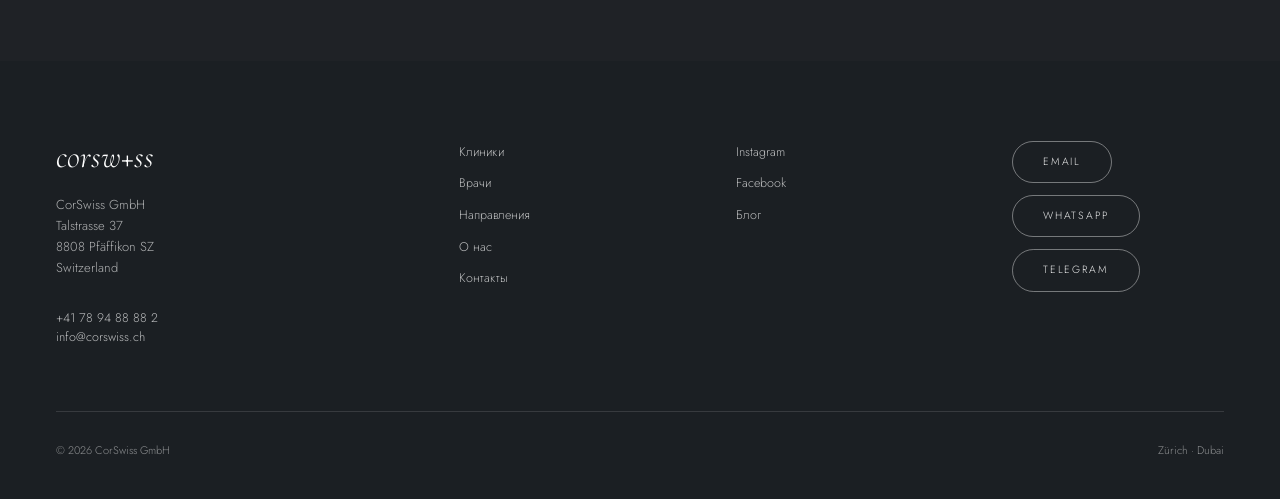
<file: about.html>
<!doctype html>
<html lang="ru">
    <head>
        <meta charset="UTF-8" />
        <meta name="viewport" content="width=device-width, initial-scale=1" />
        <title>О нас — CorSwiss</title>
        <meta name="description" content="CorSwiss — швейцарский медицинский консьерж с 2011 года. Слово основателя, кто мы, и всё, что мы берём на себя." />
        <link rel="preconnect" href="https://fonts.googleapis.com" />
        <link rel="preconnect" href="https://fonts.gstatic.com" crossorigin />
        <link href="https://fonts.googleapis.com/css2?family=Cormorant:ital,wght@0,300;0,400;0,500;1,300;1,400;1,500&family=Jost:wght@300;400;500;600&display=swap" rel="stylesheet" />
        <link rel="stylesheet" href="css/style.css" />
    </head>
    <body>
        <header class="site-header">
            <a class="logo" href="index.html">corsw<b>+</b>ss</a>
            <button class="nav-toggle" type="button" aria-expanded="false" aria-controls="site-nav" aria-label="Меню">
                <span class="nav-toggle__bar" aria-hidden="true"></span>
                <span class="nav-toggle__bar" aria-hidden="true"></span>
            </button>
            <nav class="site-nav" id="site-nav" aria-label="Основная навигация">
                <ul>
                    <li><a href="clinics.html">Клиники</a></li>
                    <li><a href="specialties.html">Направления</a></li>
                    <li><a href="support.html">Сопровождение</a></li>
                    <li><a href="about.html" aria-current="page">О нас</a></li>
                    <li><a href="doctors.html">Врачи</a></li>
                    <li><a href="contacts.html">Контакты</a></li>
                </ul>
                <div class="site-nav__cta">
                    <a class="btn" href="#book" data-book-open>Записаться <span class="arr" aria-hidden="true">→</span></a>
                    <a class="btn site-nav__whatsapp" href="https://wa.me/41789488882" target="_blank" rel="noopener noreferrer">Написать в WhatsApp</a>
                    <a class="site-nav__phone" href="tel:+41789488882">+41 78 94 88 88 2</a>
                </div>
            </nav>
            <div class="header-side">
                <nav class="lang" aria-label="Язык сайта">
                    <a href="about.html" hreflang="ru" lang="ru" aria-current="true">RU</a>
                    <span class="lang__sep" aria-hidden="true">·</span>
                    <a href="#" hreflang="en" lang="en">EN</a>
                </nav>
                <a class="btn" href="#book" data-book-open>Записаться <span class="arr" aria-hidden="true">→</span></a>
            </div>
        </header>
        <div class="header-spacer" aria-hidden="true"></div>

        <main>
            <!-- Блок 1 · Ведущее утверждение -->
            <section class="hero-text">
                <nav class="crumbs" aria-label="Хлебные крошки">
                    <a href="index.html">CorSwiss</a>
                    <span aria-hidden="true">/</span>
                    <span aria-current="page">О нас</span>
                </nav>
                <h1 class="display hero-text__title">
                    В Швейцарии — лучшая медицина в мире.
                    <em class="italic italic--muted">Наша задача — открыть к ней дверь так, чтобы вы чувствовали себя гостем, а не пациентом.</em>
                </h1>
            </section>

            <!-- Блок 2 · Слово основателя + портрет -->
            <section class="section section--sunken">
                <div class="founder-split">
                    <figure class="sticky-fig">
                        <div class="photo photo--portrait">
                            <img class="photo__img--founder" src="images/founder-yulia.jpg" alt="Юлия Хартманн, основатель CorSwiss" />
                        </div>
                    </figure>
                    <div>
                        <div class="founder-quote">
                            <p class="display prose-body prose-body--lead italic">Когда я основала CorSwiss, у меня была одна цель: сделать так, чтобы доступ к лучшей швейцарской медицине не зависел от языка, связей или удачи.</p>
                            <p class="display prose-body">Я много лет работала внутри швейцарской системы здравоохранения и видела обе её стороны — безупречный уровень медицины и то, как трудно человеку извне сориентироваться: на чужом языке, в незнакомой системе, не зная, к какому профессору обратиться. Именно поэтому каждый случай я веду лично: подбираю не клинику, а конкретного врача, который подходит именно вам, и остаюсь рядом от первого разговора до возвращения домой.</p>
                            <p class="display prose-body">Для нас не имеет значения, кто вы и какого масштаба ваши задачи. Здоровье — это самое личное, что есть у человека, и оно заслуживает внимания, времени и абсолютной конфиденциальности. Если вам или вашим близким нужна помощь — мы рядом, чтобы пройти этот путь вместе.</p>
                        </div>
                        <p class="founder-sign">
                            <span class="display founder-sign__name">Юлия Хартманн</span>
                            <span class="founder-sign__role">основатель CorSwiss</span>
                        </p>
                    </div>
                </div>
            </section>

            <!-- Блок 3 · Кто мы -->
            <section class="section section--prose">
                <h2 class="display display--72 display--spaced">Кто мы</h2>
                <div class="prose-stack prose-stack--justify">
                    <p class="display prose-body">CorSwiss — швейцарский медицинский консьерж. С 2011 года мы соединяем международных гостей с ведущими клиниками и профессорами Швейцарии.</p>
                    <p class="display prose-body">Компания основана Юлией и Романом Хартманн. Юлия отвечает за медицинскую сторону каждого случая, Роман — за организацию, партнёрства и весь консьерж-сервис.</p>
                    <p class="display prose-body">Мы — не агентство и не посредник. Мы лично знаем лучших специалистов в каждой области медицины и работаем с самыми авторитетными клиниками страны: университетскими клиниками, ведущими сетями частных клиник — такими как Swiss Medical Network и Hirslanden — и участниками сети Mayo Clinic Care Network.</p>
                    <p class="display prose-body">Мы снимаем главные барьеры, с которыми сталкивается иностранный пациент: говорим на вашем языке, знаем систему изнутри и благодаря личным контактам обеспечиваем прямой доступ к профессорам, приоритетные сроки и программы, которые трудно получить самостоятельно.</p>
                </div>
            </section>

            <!-- Блок 4 · Всё из одних рук -->
            <section class="section section--sunken">
                <h2 class="display display--72 display--center display--spaced-sm">Всё — из одних рук</h2>
                <p class="display display--sub display--sub--center italic">Мы берём на себя не только медицину, но и всё вокруг неё:</p>
                <div class="svc-diamond">
                    <div>
                        <span class="diamond" aria-hidden="true"></span>
                        <div>
                            <h3 class="display">Медицина</h3>
                            <p>Подбор клиники и профессора, согласование программы и сметы, второе мнение.</p>
                        </div>
                    </div>
                    <div>
                        <span class="diamond" aria-hidden="true"></span>
                        <div>
                            <h3 class="display">Чекап и долголетие</h3>
                            <p>Углублённая диагностика и longevity-программы мирового уровня.</p>
                        </div>
                    </div>
                    <div>
                        <span class="diamond" aria-hidden="true"></span>
                        <div>
                            <h3 class="display">Эстетика и пластическая хирургия</h3>
                            <p>У ведущих специалистов Швейцарии, с гарантией приватности.</p>
                        </div>
                    </div>
                    <div>
                        <span class="diamond" aria-hidden="true"></span>
                        <div>
                            <h3 class="display">Медицинская виза</h3>
                            <p>Прямой контакт со швейцарскими консульствами в странах наших гостей.</p>
                        </div>
                    </div>
                    <div>
                        <span class="diamond" aria-hidden="true"></span>
                        <div>
                            <h3 class="display">Транспорт</h3>
                            <p>Личный водитель и VIP-сопровождение на месте, по желанию — перелёты вплоть до частного самолёта.</p>
                        </div>
                    </div>
                    <div>
                        <span class="diamond" aria-hidden="true"></span>
                        <div>
                            <h3 class="display">Переводчик</h3>
                            <p>С медицинским опытом, на каждом приёме и в быту.</p>
                        </div>
                    </div>
                    <div>
                        <span class="diamond" aria-hidden="true"></span>
                        <div>
                            <h3 class="display">Проживание</h3>
                            <p>Пятизвёздочные отели и резиденции.</p>
                        </div>
                    </div>
                    <div>
                        <span class="diamond" aria-hidden="true"></span>
                        <div>
                            <h3 class="display">Велнес и восстановление</h3>
                            <p>Люксовые резорты в Альпах.</p>
                        </div>
                    </div>
                    <div>
                        <span class="diamond" aria-hidden="true"></span>
                        <div>
                            <h3 class="display">Досуг</h3>
                            <p>Частные экскурсии по стране, персональный шопинг, лучшие рестораны.</p>
                        </div>
                    </div>
                    <div>
                        <span class="diamond" aria-hidden="true"></span>
                        <div>
                            <h3 class="display">Личный ассистент 24/7</h3>
                            <p>На вашем языке, для любых вопросов.</p>
                        </div>
                    </div>
                </div>
                <div class="grid grid--side svc-diamond__footer">
                    <p class="display display--accent italic">Вам остаётся одно — заниматься своим здоровьем. Всё остальное берём на себя мы.</p>
                    <p class="display prose-body prose-body--wide">Чтобы украсить вашу поездку в Швейцарию или с пользой провести время между приёмами, мы организуем и полноценный отдых — от лучших альпийских резортов Швейцарии и горнолыжного отдыха в самых эксклюзивных местах, таких как Сент-Мориц, Гштаад и Церматт, до коротких поездок в Париж, Милан, на Лазурный берег или озеро Комо. И любые другие направления по вашему желанию.</p>
                </div>
            </section>

            <!-- Блок 5 · Команда -->
            <section class="section section--team">
                <div class="section-intro section-intro--narrow section-intro--team">
                    <p class="eyebrow">Команда</p>
                    <h2 class="display display--52">Команда, которая всегда рядом</h2>
                    <p class="display prose-body prose-body--team">За каждым гостем стоит команда CorSwiss: медицинские координаторы, переводчики, водители и персональные ассистенты — все, кто нужен, чтобы вы чувствовали себя уверенно на каждом шаге.</p>
                </div>
            </section>

            <!-- Блок 6 · Призыв -->
            <section class="section section--accent cta-band" id="cta">
                <div class="cta-band__inner cta-band__inner--wide">
                    <p class="eyebrow eyebrow--light">Консультация</p>
                    <h2 class="display cta-band__title">Поговорим о вашем здоровье — конфиденциально, на вашем языке.</h2>
                    <div class="cta-band__actions">
                        <a class="btn btn--light" href="contacts.html">Получить консультацию <span class="arr" aria-hidden="true">→</span></a>
                        <a class="btn btn--ghost-light" href="https://wa.me/41789488882">WhatsApp</a>
                        <a class="cta-band__phone-link" href="tel:+41789488882">+41 78 94 88 88 2</a>
                    </div>
                </div>
            </section>
        </main>

        <footer class="site-footer">
            <div class="footer-grid">
                <div>
                    <a class="logo" href="index.html">corsw<b>+</b>ss</a>
                    <p class="footer-note">
                        CorSwiss GmbH<br />
                        Talstrasse 37<br />
                        8808 Pfäffikon SZ<br />
                        Switzerland
                    </p>
                    <div class="footer-contact">
                        <div><a href="tel:+41789488882">+41 78 94 88 88 2</a></div>
                        <div><a href="mailto:info@corswiss.ch">info@corswiss.ch</a></div>
                    </div>
                </div>
                <nav aria-label="Разделы сайта">
                    <ul>
                        <li><a href="clinics.html">Клиники</a></li>
                        <li><a href="doctors.html">Врачи</a></li>
                        <li><a href="specialties.html">Направления</a></li>
                        <li><a href="about.html">О нас</a></li>
                        <li><a href="contacts.html">Контакты</a></li>
                    </ul>
                </nav>
                <nav aria-label="Медиа">
                    <ul>
                        <li><a href="#">Instagram</a></li>
                        <li><a href="https://www.facebook.com/corswiss.ch">Facebook</a></li>
                        <li><a href="blog.html">Блог</a></li>
                    </ul>
                </nav>
                <div class="footer-social">
                    <a href="mailto:info@corswiss.ch">Email</a>
                    <a href="https://wa.me/41789488882">WhatsApp</a>
                    <a href="#">Telegram</a>
                </div>
            </div>
            <div class="footer-bottom">
                <span>© 2026 CorSwiss GmbH</span>
                <span>Zürich · Dubai</span>
            </div>
        </footer>
        <script src="js/header.js"></script>
        <script src="js/book-modal.js"></script>
        <script src="js/phone-mask.js"></script>
        <script src="js/nbsp.js"></script>
    </body>
</html>
</file>
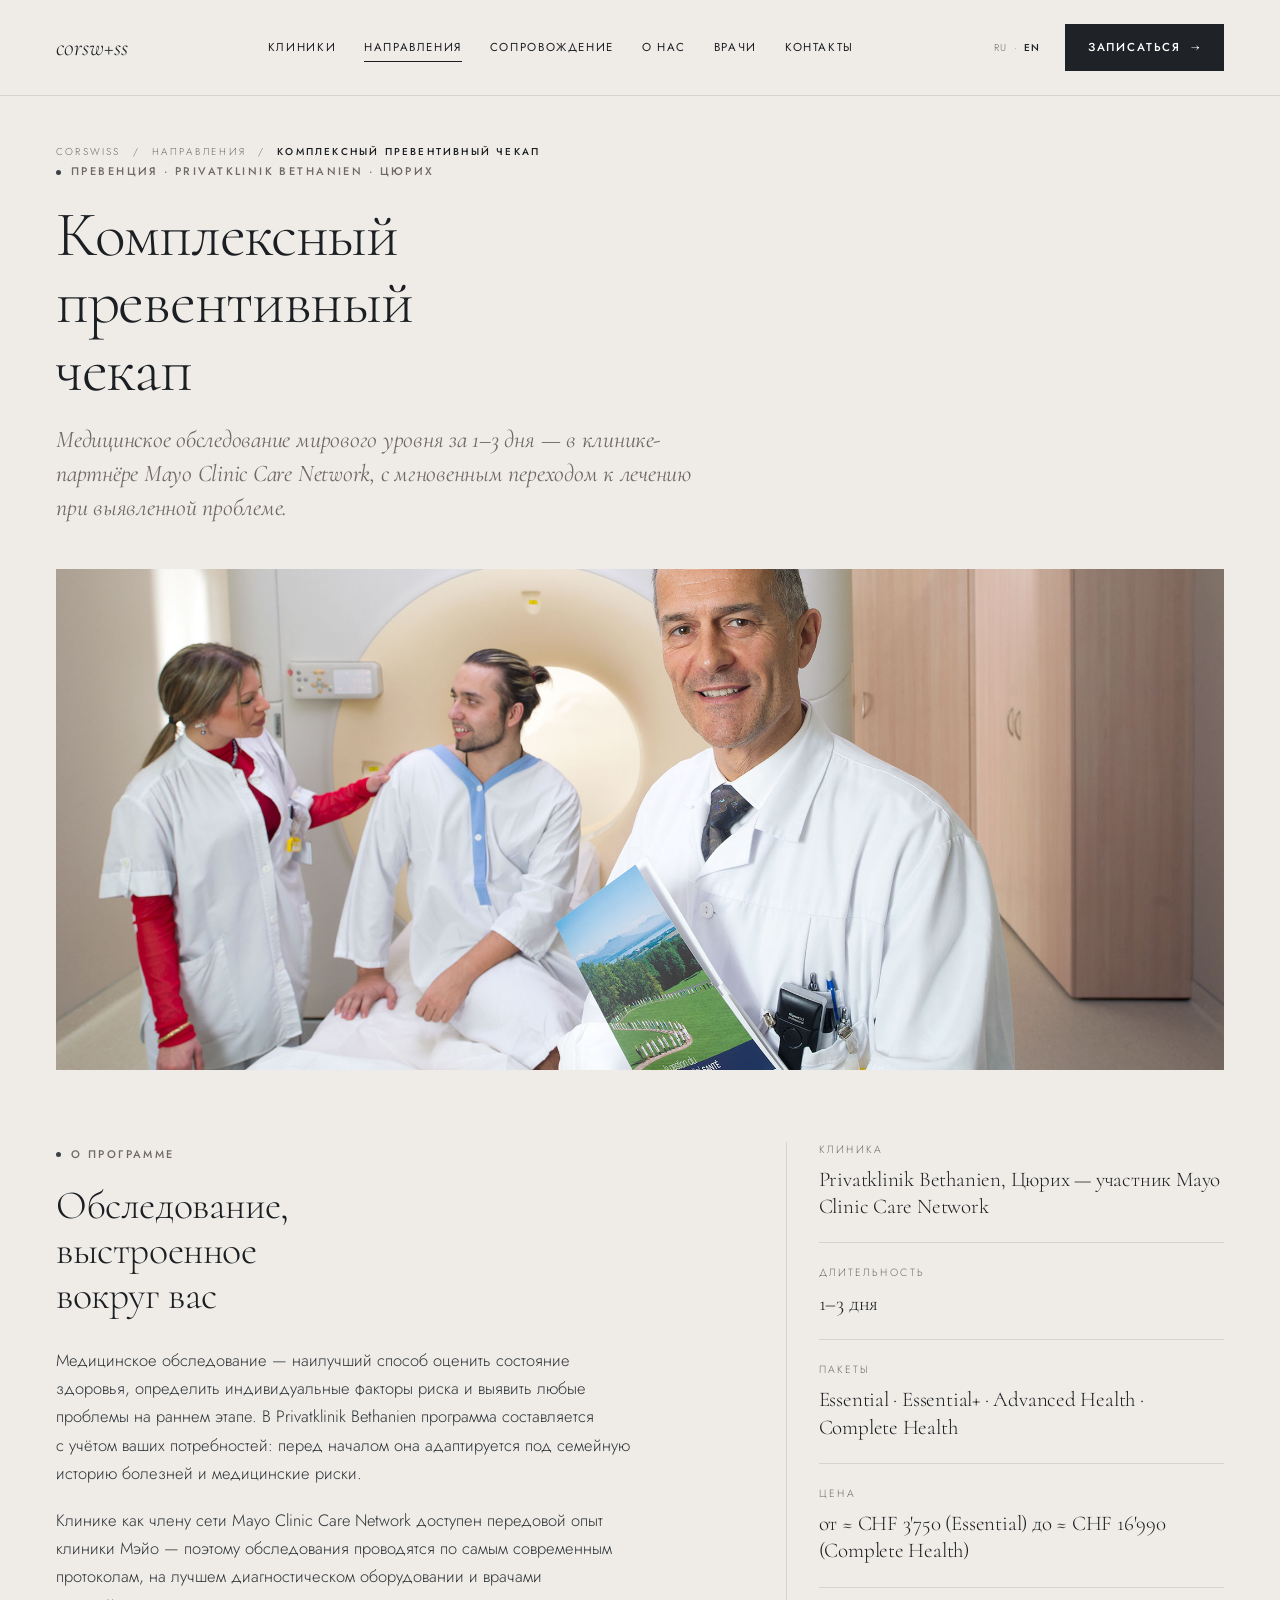
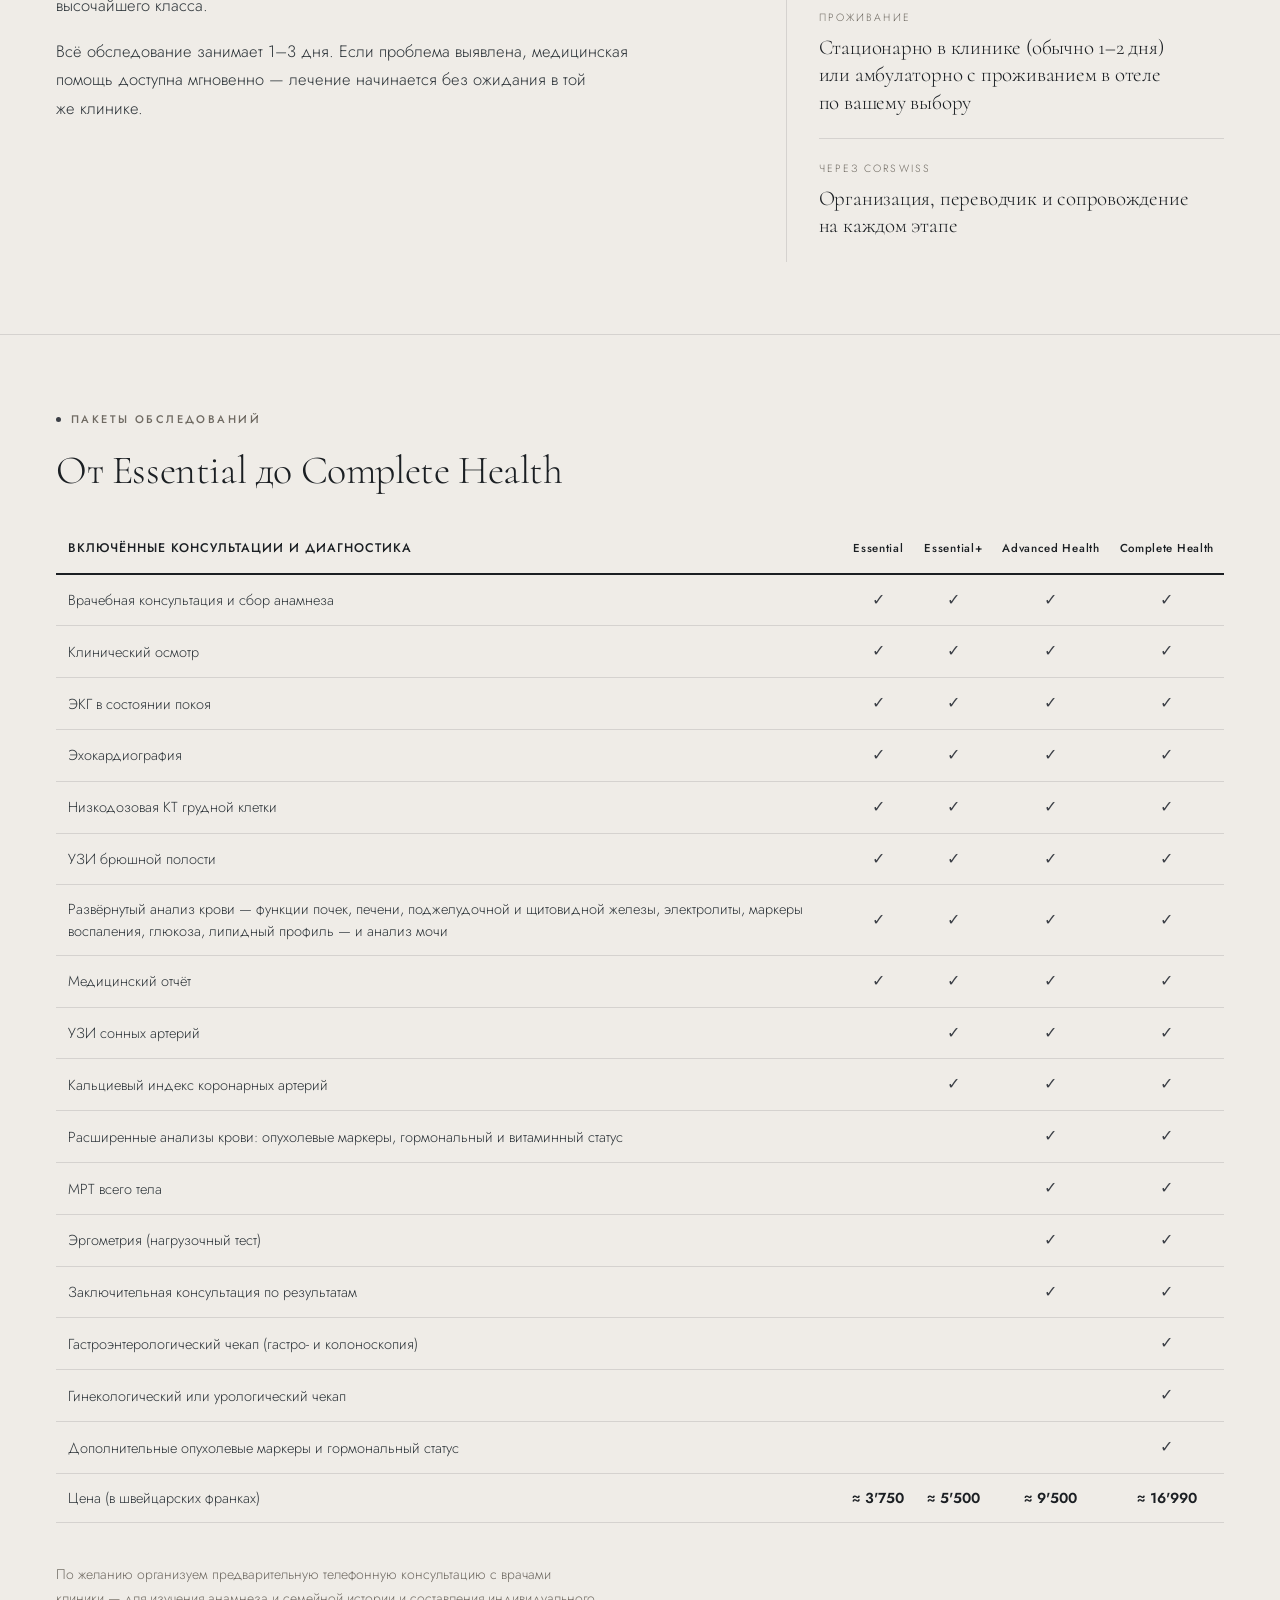
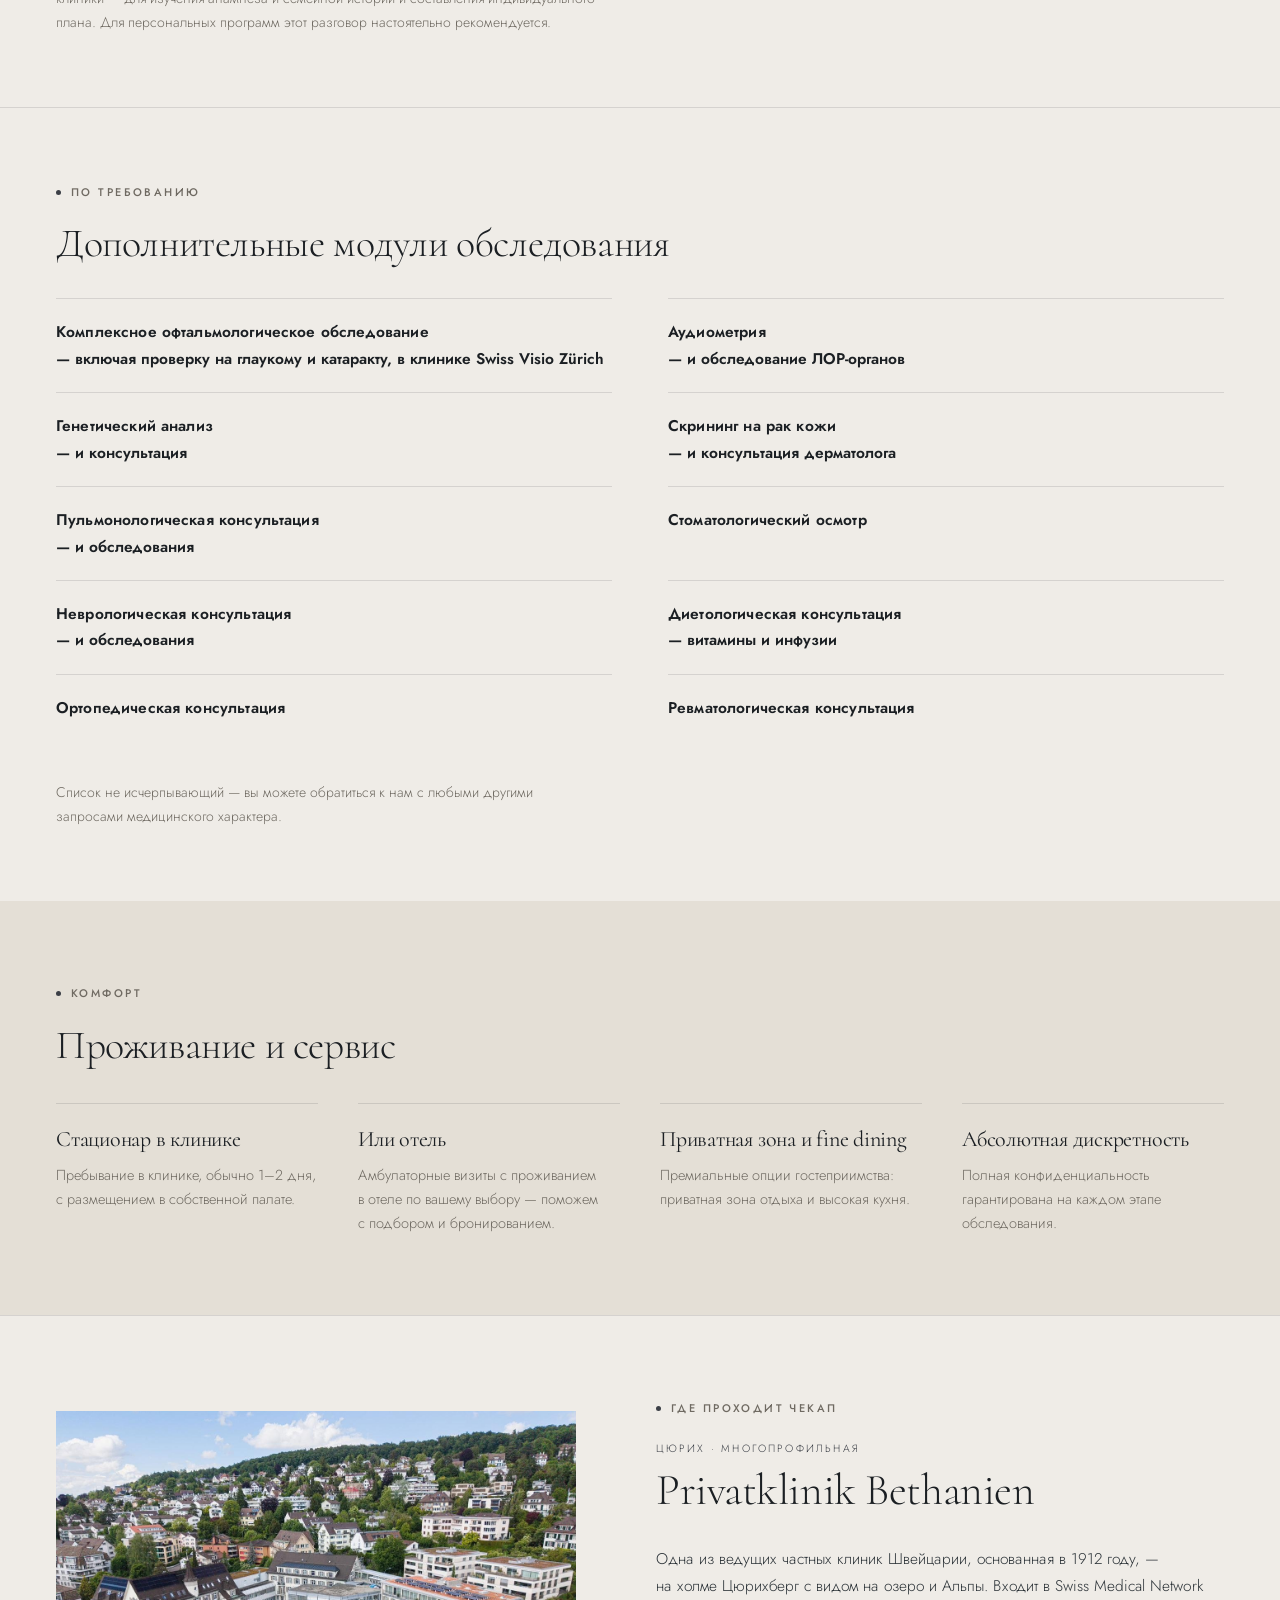
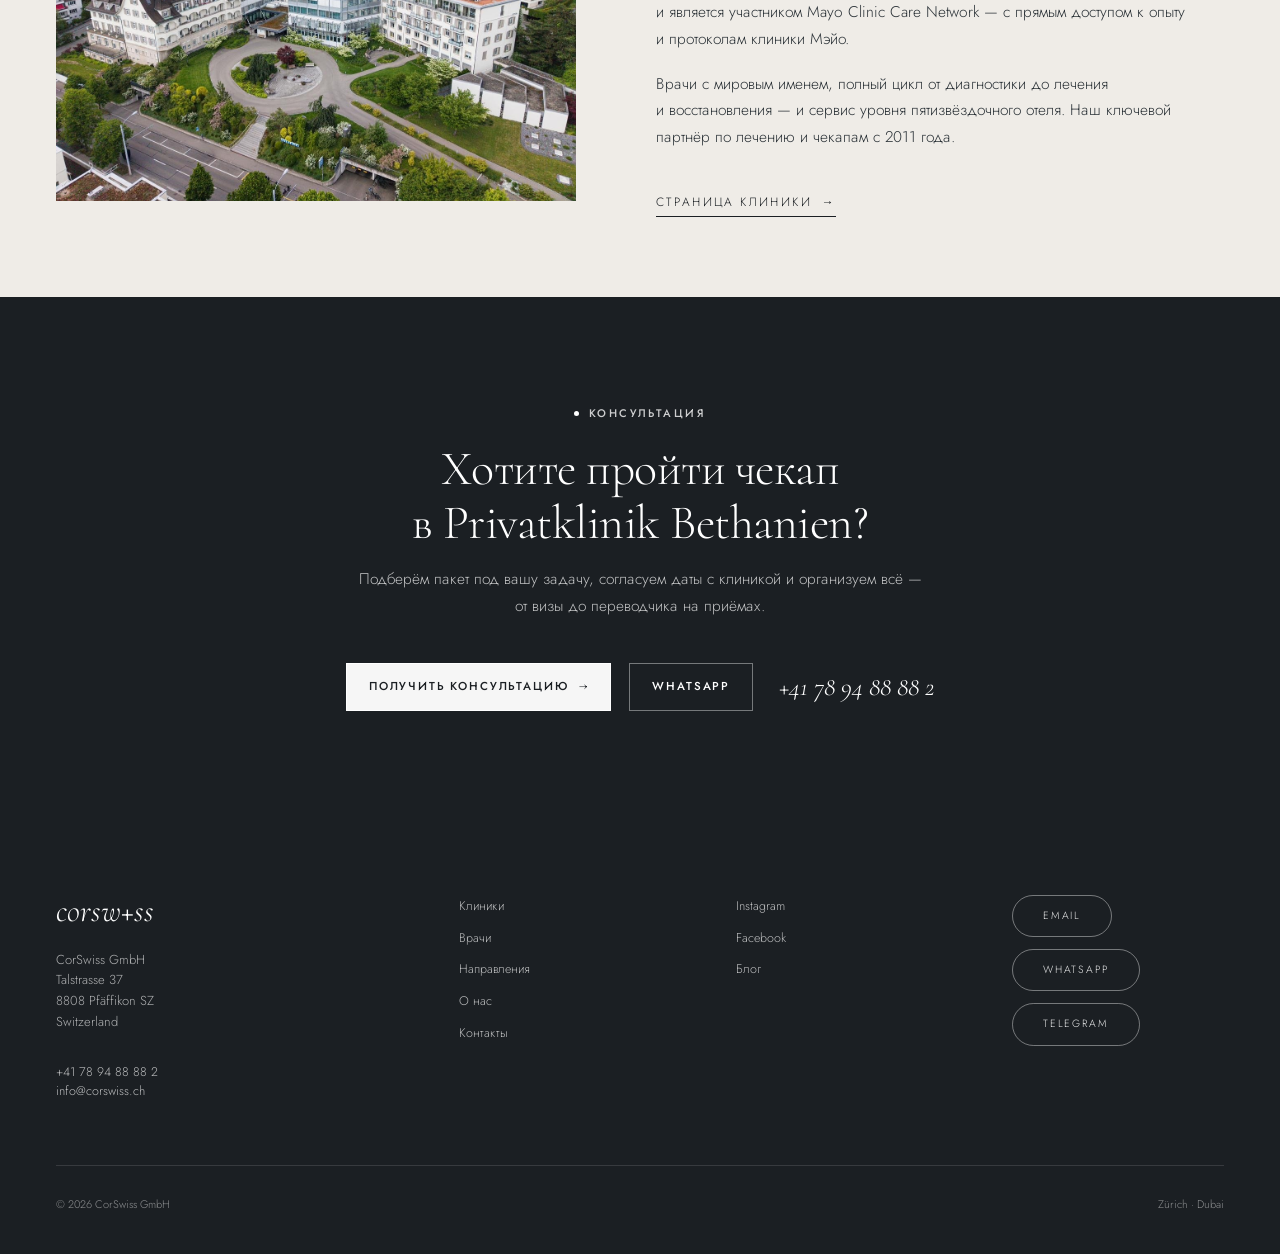
<file: checkup.html>
<!doctype html>
<html lang="ru">
    <head>
        <meta charset="UTF-8" />
        <meta name="viewport" content="width=device-width, initial-scale=1" />
        <title>Комплексный превентивный чекап — CorSwiss</title>
        <meta name="description" content="Чекап мирового уровня за 1–3 дня в Privatklinik Bethanien — участнике Mayo Clinic Care Network. Пакеты Essential, Essential+, Advanced и Complete Health." />
        <link rel="preconnect" href="https://fonts.googleapis.com" />
        <link rel="preconnect" href="https://fonts.gstatic.com" crossorigin />
        <link href="https://fonts.googleapis.com/css2?family=Cormorant:ital,wght@0,300;0,400;0,500;1,300;1,400;1,500&family=Jost:wght@300;400;500;600&display=swap" rel="stylesheet" />
        <link rel="stylesheet" href="css/style.css" />
    </head>
    <body>
        <header class="site-header">
            <a class="logo" href="index.html">corsw<b>+</b>ss</a>
            <button class="nav-toggle" type="button" aria-expanded="false" aria-controls="site-nav" aria-label="Меню">
                <span class="nav-toggle__bar" aria-hidden="true"></span>
                <span class="nav-toggle__bar" aria-hidden="true"></span>
            </button>
            <nav class="site-nav" id="site-nav" aria-label="Основная навигация">
                <ul>
                    <li><a href="clinics.html">Клиники</a></li>
                    <li><a href="specialties.html" aria-current="page">Направления</a></li>
                    <li><a href="support.html">Сопровождение</a></li>
                    <li><a href="about.html">О нас</a></li>
                    <li><a href="doctors.html">Врачи</a></li>
                    <li><a href="contacts.html">Контакты</a></li>
                </ul>
                <div class="site-nav__cta">
                    <a class="btn" href="#book" data-book-open>Записаться <span class="arr" aria-hidden="true">→</span></a>
                    <a class="btn site-nav__whatsapp" href="https://wa.me/41789488882" target="_blank" rel="noopener noreferrer">Написать в WhatsApp</a>
                    <a class="site-nav__phone" href="tel:+41789488882">+41 78 94 88 88 2</a>
                </div>
            </nav>
            <div class="header-side">
                <nav class="lang" aria-label="Язык сайта">
                    <a href="checkup.html" hreflang="ru" lang="ru" aria-current="true">RU</a>
                    <span class="lang__sep" aria-hidden="true">·</span>
                    <a href="#" hreflang="en" lang="en">EN</a>
                </nav>
                <a class="btn" href="#book" data-book-open>Записаться <span class="arr" aria-hidden="true">→</span></a>
            </div>
        </header>
        <div class="header-spacer" aria-hidden="true"></div>

        <main class="checkup-page">
            <section class="hero-text">
                <nav class="crumbs" aria-label="Хлебные крошки">
                    <a href="index.html">CorSwiss</a>
                    <span aria-hidden="true">/</span>
                    <a href="specialties.html">Направления</a>
                    <span aria-hidden="true">/</span>
                    <span aria-current="page">Комплексный превентивный чекап</span>
                </nav>
                <p class="eyebrow checkup-intro__eyebrow">Превенция · Privatklinik Bethanien · Цюрих</p>
                <h1 class="display hero-text__title checkup-intro__title">Комплексный превентивный чекап</h1>
                <p class="lede checkup-intro__lede">Медицинское обследование мирового уровня за 1–3 дня — в клинике-партнёре Mayo Clinic Care Network, с мгновенным переходом к лечению при выявленной проблеме.</p>
            </section>

            <section class="clinic-cover">
                <div class="photo photo--wide">
                    <img class="photo__img--mid" src="images/programs/treatment.jpg" alt="Диагностика в Privatklinik Bethanien" />
                </div>
            </section>

            <section class="section checkup-about-section">
                <div class="grid checkup-about">
                    <div class="checkup-about__main">
                        <p class="eyebrow">О программе</p>
                        <h2 class="display checkup-about__title">Обследование, выстроенное вокруг вас</h2>
                        <div class="checkup-about__stack">
                            <p class="checkup-about__text">Медицинское обследование — наилучший способ оценить состояние здоровья, определить индивидуальные факторы риска и выявить любые проблемы на раннем этапе. В Privatklinik Bethanien программа составляется с учётом ваших потребностей: перед началом она адаптируется под семейную историю болезней и медицинские риски.</p>
                            <p class="checkup-about__text">Клинике как члену сети Mayo Clinic Care Network доступен передовой опыт клиники Мэйо — поэтому обследования проводятся по самым современным протоколам, на лучшем диагностическом оборудовании и врачами высочайшего класса.</p>
                            <p class="checkup-about__text">Всё обследование занимает 1–3 дня. Если проблема выявлена, медицинская помощь доступна мгновенно — лечение начинается без ожидания в той же клинике.</p>
                        </div>
                    </div>
                    <dl class="checkup-facts">
                        <div class="checkup-facts__row">
                            <dt class="checkup-facts__label">Клиника</dt>
                            <dd class="checkup-facts__value">Privatklinik Bethanien, Цюрих — участник Mayo Clinic Care Network</dd>
                        </div>
                        <div class="checkup-facts__row">
                            <dt class="checkup-facts__label">Длительность</dt>
                            <dd class="checkup-facts__value">1–3 дня</dd>
                        </div>
                        <div class="checkup-facts__row">
                            <dt class="checkup-facts__label">Пакеты</dt>
                            <dd class="checkup-facts__value">Essential · Essential+ · Advanced Health · Complete Health</dd>
                        </div>
                        <div class="checkup-facts__row">
                            <dt class="checkup-facts__label">Цена</dt>
                            <dd class="checkup-facts__value">от ≈ CHF 3'750 (Essential) до ≈ CHF 16'990 (Complete Health)</dd>
                        </div>
                        <div class="checkup-facts__row">
                            <dt class="checkup-facts__label">Проживание</dt>
                            <dd class="checkup-facts__value">Стационарно в клинике (обычно 1–2 дня) или амбулаторно с проживанием в отеле по вашему выбору</dd>
                        </div>
                        <div class="checkup-facts__row">
                            <dt class="checkup-facts__label">Через CorSwiss</dt>
                            <dd class="checkup-facts__value">Организация, переводчик и сопровождение на каждом этапе</dd>
                        </div>
                    </dl>
                </div>
            </section>

            <section class="section section--ruled">
                <div class="checkup-section-head">
                    <p class="eyebrow">Пакеты обследований</p>
                    <h2 class="display checkup-section-head__title">От Essential до Complete Health</h2>
                </div>
                <div class="pkg-table-wrap">
                    <table class="pkg-table">
                        <caption class="visually-hidden">Состав пакетов превентивного чекапа</caption>
                        <thead>
                            <tr>
                                <th scope="col">Включённые консультации и диагностика</th>
                                <th scope="col">Essential</th>
                                <th scope="col">Essential+</th>
                                <th scope="col">Advanced Health</th>
                                <th scope="col">Complete Health</th>
                            </tr>
                        </thead>
                        <tbody>
                            <tr>
                                <th scope="row">Врачебная консультация и сбор анамнеза</th>
                                <td class="pkg-table__yes">✓<span class="visually-hidden">включено</span></td>
                                <td class="pkg-table__yes">✓<span class="visually-hidden">включено</span></td>
                                <td class="pkg-table__yes">✓<span class="visually-hidden">включено</span></td>
                                <td class="pkg-table__yes">✓<span class="visually-hidden">включено</span></td>
                            </tr>
                            <tr>
                                <th scope="row">Клинический осмотр</th>
                                <td class="pkg-table__yes">✓<span class="visually-hidden">включено</span></td>
                                <td class="pkg-table__yes">✓<span class="visually-hidden">включено</span></td>
                                <td class="pkg-table__yes">✓<span class="visually-hidden">включено</span></td>
                                <td class="pkg-table__yes">✓<span class="visually-hidden">включено</span></td>
                            </tr>
                            <tr>
                                <th scope="row">ЭКГ в состоянии покоя</th>
                                <td class="pkg-table__yes">✓<span class="visually-hidden">включено</span></td>
                                <td class="pkg-table__yes">✓<span class="visually-hidden">включено</span></td>
                                <td class="pkg-table__yes">✓<span class="visually-hidden">включено</span></td>
                                <td class="pkg-table__yes">✓<span class="visually-hidden">включено</span></td>
                            </tr>
                            <tr>
                                <th scope="row">Эхокардиография</th>
                                <td class="pkg-table__yes">✓<span class="visually-hidden">включено</span></td>
                                <td class="pkg-table__yes">✓<span class="visually-hidden">включено</span></td>
                                <td class="pkg-table__yes">✓<span class="visually-hidden">включено</span></td>
                                <td class="pkg-table__yes">✓<span class="visually-hidden">включено</span></td>
                            </tr>
                            <tr>
                                <th scope="row">Низкодозовая КТ грудной клетки</th>
                                <td class="pkg-table__yes">✓<span class="visually-hidden">включено</span></td>
                                <td class="pkg-table__yes">✓<span class="visually-hidden">включено</span></td>
                                <td class="pkg-table__yes">✓<span class="visually-hidden">включено</span></td>
                                <td class="pkg-table__yes">✓<span class="visually-hidden">включено</span></td>
                            </tr>
                            <tr>
                                <th scope="row">УЗИ брюшной полости</th>
                                <td class="pkg-table__yes">✓<span class="visually-hidden">включено</span></td>
                                <td class="pkg-table__yes">✓<span class="visually-hidden">включено</span></td>
                                <td class="pkg-table__yes">✓<span class="visually-hidden">включено</span></td>
                                <td class="pkg-table__yes">✓<span class="visually-hidden">включено</span></td>
                            </tr>
                            <tr>
                                <th scope="row">Развёрнутый анализ крови — функции почек, печени, поджелудочной и щитовидной железы, электролиты, маркеры воспаления, глюкоза, липидный профиль — и анализ мочи</th>
                                <td class="pkg-table__yes">✓<span class="visually-hidden">включено</span></td>
                                <td class="pkg-table__yes">✓<span class="visually-hidden">включено</span></td>
                                <td class="pkg-table__yes">✓<span class="visually-hidden">включено</span></td>
                                <td class="pkg-table__yes">✓<span class="visually-hidden">включено</span></td>
                            </tr>
                            <tr>
                                <th scope="row">Медицинский отчёт</th>
                                <td class="pkg-table__yes">✓<span class="visually-hidden">включено</span></td>
                                <td class="pkg-table__yes">✓<span class="visually-hidden">включено</span></td>
                                <td class="pkg-table__yes">✓<span class="visually-hidden">включено</span></td>
                                <td class="pkg-table__yes">✓<span class="visually-hidden">включено</span></td>
                            </tr>
                            <tr>
                                <th scope="row">УЗИ сонных артерий</th>
                                <td class="pkg-table__no"><span class="visually-hidden">не включено</span></td>
                                <td class="pkg-table__yes">✓<span class="visually-hidden">включено</span></td>
                                <td class="pkg-table__yes">✓<span class="visually-hidden">включено</span></td>
                                <td class="pkg-table__yes">✓<span class="visually-hidden">включено</span></td>
                            </tr>
                            <tr>
                                <th scope="row">Кальциевый индекс коронарных артерий</th>
                                <td class="pkg-table__no"><span class="visually-hidden">не включено</span></td>
                                <td class="pkg-table__yes">✓<span class="visually-hidden">включено</span></td>
                                <td class="pkg-table__yes">✓<span class="visually-hidden">включено</span></td>
                                <td class="pkg-table__yes">✓<span class="visually-hidden">включено</span></td>
                            </tr>
                            <tr>
                                <th scope="row">Расширенные анализы крови: опухолевые маркеры, гормональный и витаминный статус</th>
                                <td class="pkg-table__no"><span class="visually-hidden">не включено</span></td>
                                <td class="pkg-table__no"><span class="visually-hidden">не включено</span></td>
                                <td class="pkg-table__yes">✓<span class="visually-hidden">включено</span></td>
                                <td class="pkg-table__yes">✓<span class="visually-hidden">включено</span></td>
                            </tr>
                            <tr>
                                <th scope="row">МРТ всего тела</th>
                                <td class="pkg-table__no"><span class="visually-hidden">не включено</span></td>
                                <td class="pkg-table__no"><span class="visually-hidden">не включено</span></td>
                                <td class="pkg-table__yes">✓<span class="visually-hidden">включено</span></td>
                                <td class="pkg-table__yes">✓<span class="visually-hidden">включено</span></td>
                            </tr>
                            <tr>
                                <th scope="row">Эргометрия (нагрузочный тест)</th>
                                <td class="pkg-table__no"><span class="visually-hidden">не включено</span></td>
                                <td class="pkg-table__no"><span class="visually-hidden">не включено</span></td>
                                <td class="pkg-table__yes">✓<span class="visually-hidden">включено</span></td>
                                <td class="pkg-table__yes">✓<span class="visually-hidden">включено</span></td>
                            </tr>
                            <tr>
                                <th scope="row">Заключительная консультация по результатам</th>
                                <td class="pkg-table__no"><span class="visually-hidden">не включено</span></td>
                                <td class="pkg-table__no"><span class="visually-hidden">не включено</span></td>
                                <td class="pkg-table__yes">✓<span class="visually-hidden">включено</span></td>
                                <td class="pkg-table__yes">✓<span class="visually-hidden">включено</span></td>
                            </tr>
                            <tr>
                                <th scope="row">Гастроэнтерологический чекап (гастро- и колоноскопия)</th>
                                <td class="pkg-table__no"><span class="visually-hidden">не включено</span></td>
                                <td class="pkg-table__no"><span class="visually-hidden">не включено</span></td>
                                <td class="pkg-table__no"><span class="visually-hidden">не включено</span></td>
                                <td class="pkg-table__yes">✓<span class="visually-hidden">включено</span></td>
                            </tr>
                            <tr>
                                <th scope="row">Гинекологический или урологический чекап</th>
                                <td class="pkg-table__no"><span class="visually-hidden">не включено</span></td>
                                <td class="pkg-table__no"><span class="visually-hidden">не включено</span></td>
                                <td class="pkg-table__no"><span class="visually-hidden">не включено</span></td>
                                <td class="pkg-table__yes">✓<span class="visually-hidden">включено</span></td>
                            </tr>
                            <tr>
                                <th scope="row">Дополнительные опухолевые маркеры и гормональный статус</th>
                                <td class="pkg-table__no"><span class="visually-hidden">не включено</span></td>
                                <td class="pkg-table__no"><span class="visually-hidden">не включено</span></td>
                                <td class="pkg-table__no"><span class="visually-hidden">не включено</span></td>
                                <td class="pkg-table__yes">✓<span class="visually-hidden">включено</span></td>
                            </tr>
                            <tr class="pkg-table__price-row">
                                <th scope="row">Цена (в швейцарских франках)</th>
                                <td>≈ 3'750</td>
                                <td>≈ 5'500</td>
                                <td>≈ 9'500</td>
                                <td>≈ 16'990</td>
                            </tr>
                        </tbody>
                    </table>
                </div>
                <p class="checkup-note">По желанию организуем предварительную телефонную консультацию с врачами клиники — для изучения анамнеза и семейной истории и составления индивидуального плана. Для персональных программ этот разговор настоятельно рекомендуется.</p>
            </section>

            <section class="section section--ruled">
                <div class="checkup-section-head">
                    <p class="eyebrow">По требованию</p>
                    <h2 class="display checkup-section-head__title">Дополнительные модули обследования</h2>
                </div>
                <div class="checkup-modules">
                    <article class="checkup-module">
                        <h3>Комплексное офтальмологическое обследование</h3>
                        <p>— включая проверку на глаукому и катаракту, в клинике Swiss Visio Zürich</p>
                    </article>
                    <article class="checkup-module">
                        <h3>Аудиометрия</h3>
                        <p>— и обследование ЛОР-органов</p>
                    </article>
                    <article class="checkup-module">
                        <h3>Генетический анализ</h3>
                        <p>— и консультация</p>
                    </article>
                    <article class="checkup-module">
                        <h3>Скрининг на рак кожи</h3>
                        <p>— и консультация дерматолога</p>
                    </article>
                    <article class="checkup-module">
                        <h3>Пульмонологическая консультация</h3>
                        <p>— и обследования</p>
                    </article>
                    <article class="checkup-module">
                        <h3>Стоматологический осмотр</h3>
                    </article>
                    <article class="checkup-module">
                        <h3>Неврологическая консультация</h3>
                        <p>— и обследования</p>
                    </article>
                    <article class="checkup-module">
                        <h3>Диетологическая консультация</h3>
                        <p>— витамины и инфузии</p>
                    </article>
                    <article class="checkup-module">
                        <h3>Ортопедическая консультация</h3>
                    </article>
                    <article class="checkup-module">
                        <h3>Ревматологическая консультация</h3>
                    </article>
                </div>
                <p class="checkup-note">Список не исчерпывающий — вы можете обратиться к нам с любыми другими запросами медицинского характера.</p>
            </section>

            <section class="section section--sunken">
                <div class="checkup-section-head checkup-section-head--comfort">
                    <p class="eyebrow">Комфорт</p>
                    <h2 class="display checkup-section-head__title">Проживание и сервис</h2>
                </div>
                <div class="grid grid--4 checkup-comfort">
                    <article class="checkup-comfort__card">
                        <h3 class="display">Стационар в клинике</h3>
                        <p>Пребывание в клинике, обычно 1–2 дня, с размещением в собственной палате.</p>
                    </article>
                    <article class="checkup-comfort__card">
                        <h3 class="display">Или отель</h3>
                        <p>Амбулаторные визиты с проживанием в отеле по вашему выбору — поможем с подбором и бронированием.</p>
                    </article>
                    <article class="checkup-comfort__card">
                        <h3 class="display">Приватная зона и fine dining</h3>
                        <p>Премиальные опции гостеприимства: приватная зона отдыха и высокая кухня.</p>
                    </article>
                    <article class="checkup-comfort__card">
                        <h3 class="display">Абсолютная дискретность</h3>
                        <p>Полная конфиденциальность гарантирована на каждом этапе обследования.</p>
                    </article>
                </div>
            </section>

            <section class="section section--ruled checkup-where">
                <div class="grid checkup-clinic">
                    <figure>
                        <div class="photo photo--landscape">
                            <img src="images/clinics/home-bethanien.jpg" alt="Privatklinik Bethanien, Цюрих" />
                        </div>
                    </figure>
                    <div>
                        <p class="eyebrow">Где проходит чекап</p>
                        <p class="checkup-clinic__badge">Цюрих · Многопрофильная</p>
                        <h2 class="display checkup-clinic__title">Privatklinik Bethanien</h2>
                        <p class="checkup-clinic__text">Одна из ведущих частных клиник Швейцарии, основанная в 1912 году, — на холме Цюрихберг с видом на озеро и Альпы. Входит в Swiss Medical Network и является участником Mayo Clinic Care Network — с прямым доступом к опыту и протоколам клиники Мэйо.</p>
                        <p class="checkup-clinic__text checkup-clinic__text--last">Врачи с мировым именем, полный цикл от диагностики до лечения и восстановления — и сервис уровня пятизвёздочного отеля. Наш ключевой партнёр по лечению и чекапам с 2011 года.</p>
                        <a class="checkup-clinic__more" href="clinic.html">Страница клиники <span aria-hidden="true">→</span></a>
                    </div>
                </div>
            </section>

            <section class="section section--dark cta-band" id="cta">
                <div class="cta-band__inner cta-band__inner--wide">
                    <p class="eyebrow eyebrow--light">Консультация</p>
                    <h2 class="display cta-band__title">Хотите пройти чекап в Privatklinik Bethanien?</h2>
                    <p class="cta-band__lede">Подберём пакет под вашу задачу, согласуем даты с клиникой и организуем всё — от визы до переводчика на приёмах.</p>
                    <div class="cta-band__actions">
                        <a class="btn btn--light" href="contacts.html">Получить консультацию <span class="arr" aria-hidden="true">→</span></a>
                        <a class="btn btn--ghost-light" href="https://wa.me/41789488882">WhatsApp</a>
                        <a class="cta-band__phone-link" href="tel:+41789488882">+41 78 94 88 88 2</a>
                    </div>
                </div>
            </section>
        </main>

        <footer class="site-footer">
            <div class="footer-grid">
                <div>
                    <a class="logo" href="index.html">corsw<b>+</b>ss</a>
                    <p class="footer-note">CorSwiss GmbH<br />Talstrasse 37<br />8808 Pfäffikon SZ<br />Switzerland</p>
                    <div class="footer-contact">
                        <div><a href="tel:+41789488882">+41 78 94 88 88 2</a></div>
                        <div><a href="mailto:info@corswiss.ch">info@corswiss.ch</a></div>
                    </div>
                </div>
                <nav aria-label="Разделы сайта">
                    <ul>
                        <li><a href="clinics.html">Клиники</a></li>
                        <li><a href="doctors.html">Врачи</a></li>
                        <li><a href="specialties.html">Направления</a></li>
                        <li><a href="about.html">О нас</a></li>
                        <li><a href="contacts.html">Контакты</a></li>
                    </ul>
                </nav>
                <nav aria-label="Медиа">
                    <ul>
                        <li><a href="#">Instagram</a></li>
                        <li><a href="https://www.facebook.com/corswiss.ch">Facebook</a></li>
                        <li><a href="blog.html">Блог</a></li>
                    </ul>
                </nav>
                <div class="footer-social">
                    <a href="mailto:info@corswiss.ch">Email</a>
                    <a href="https://wa.me/41789488882">WhatsApp</a>
                    <a href="#">Telegram</a>
                </div>
            </div>
            <div class="footer-bottom">
                <span>© 2026 CorSwiss GmbH</span>
                <span>Zürich · Dubai</span>
            </div>
        </footer>
        <script src="js/header.js"></script>
        <script src="js/book-modal.js"></script>
        <script src="js/phone-mask.js"></script>
        <script src="js/nbsp.js"></script>
    </body>
</html>
</file>
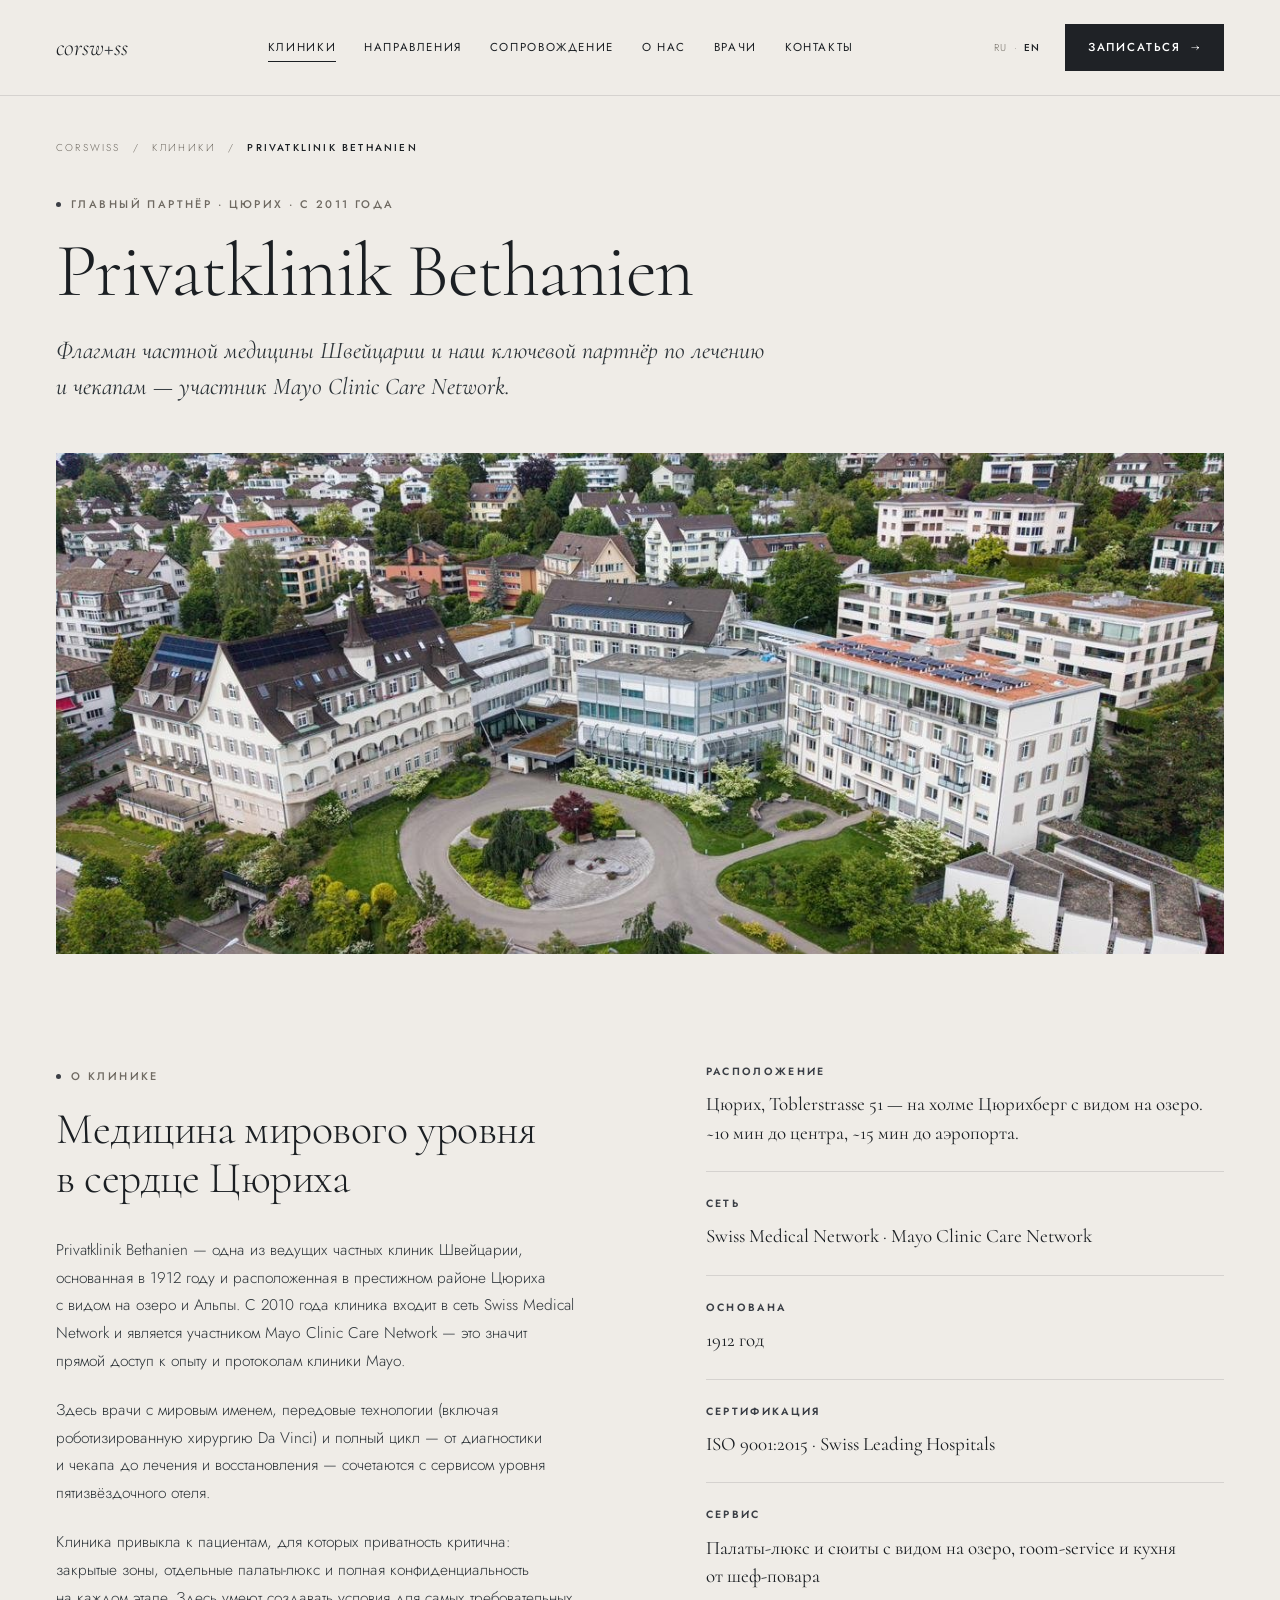
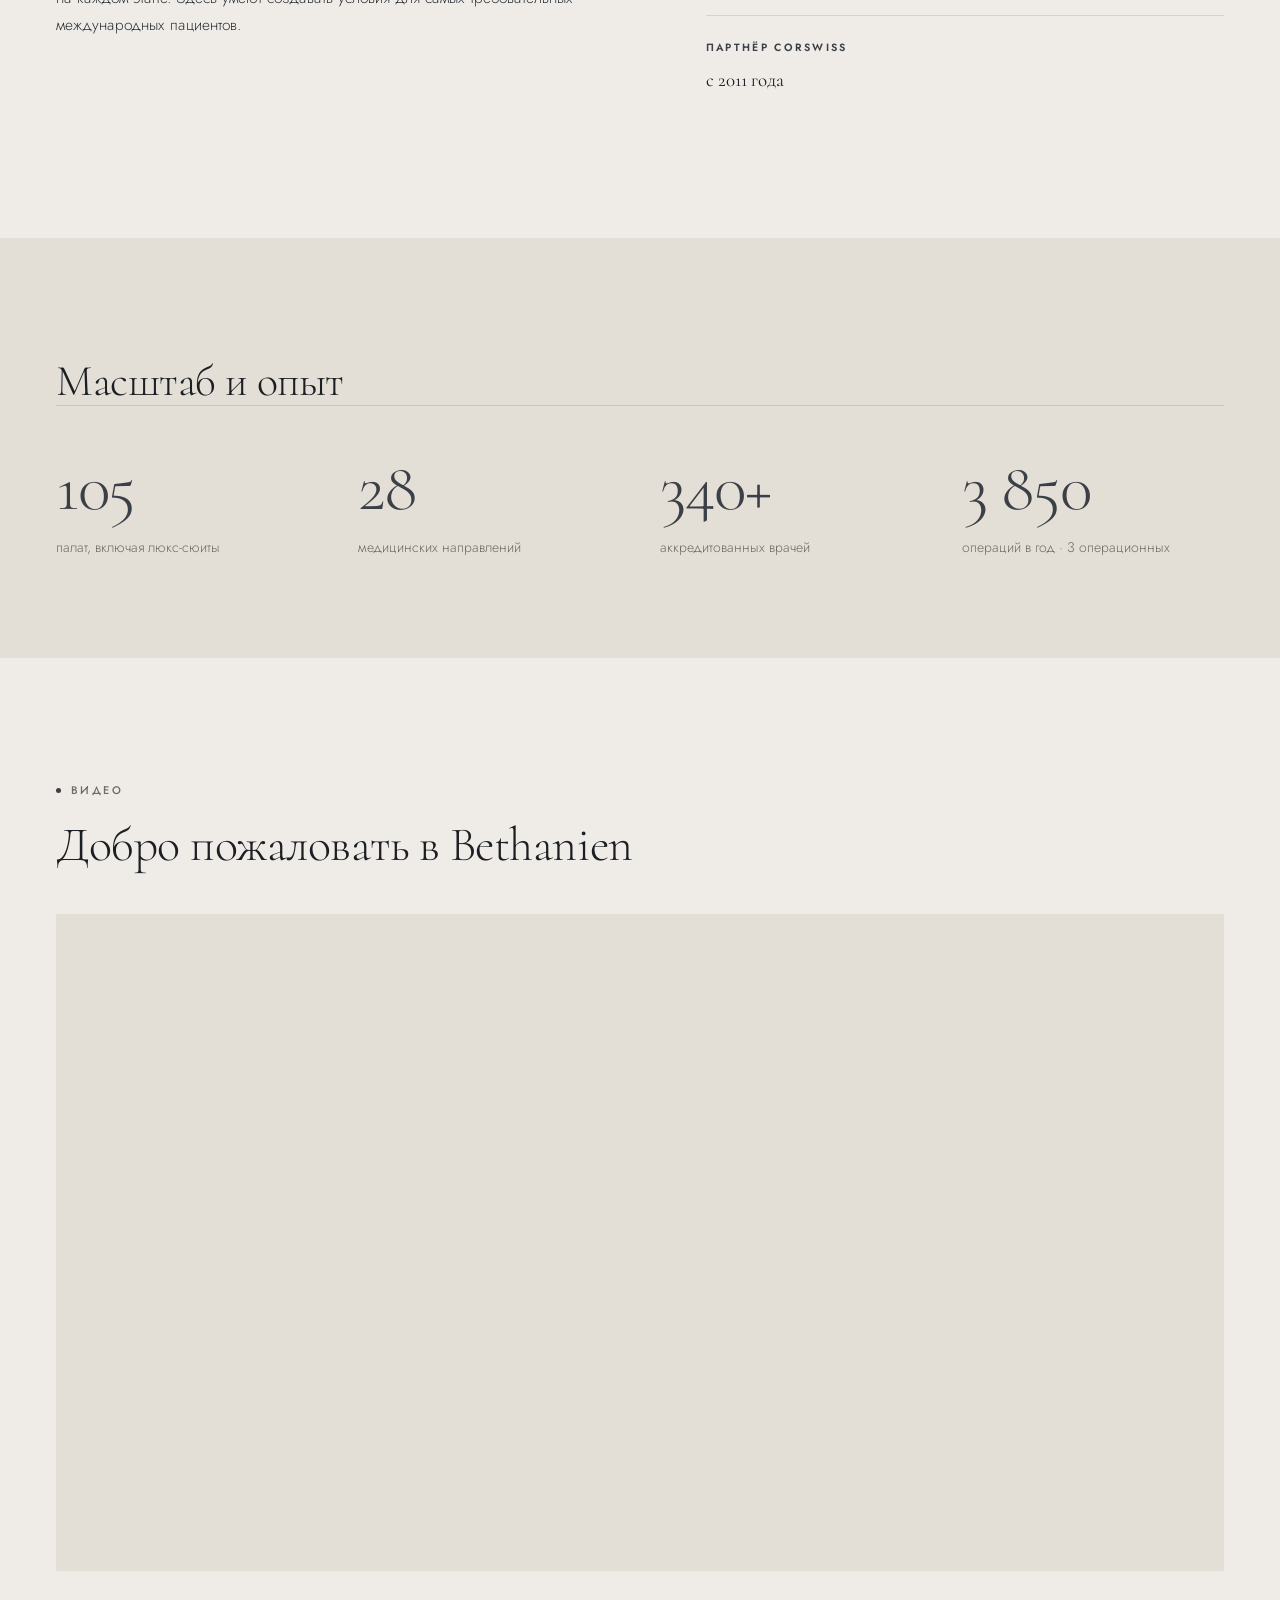
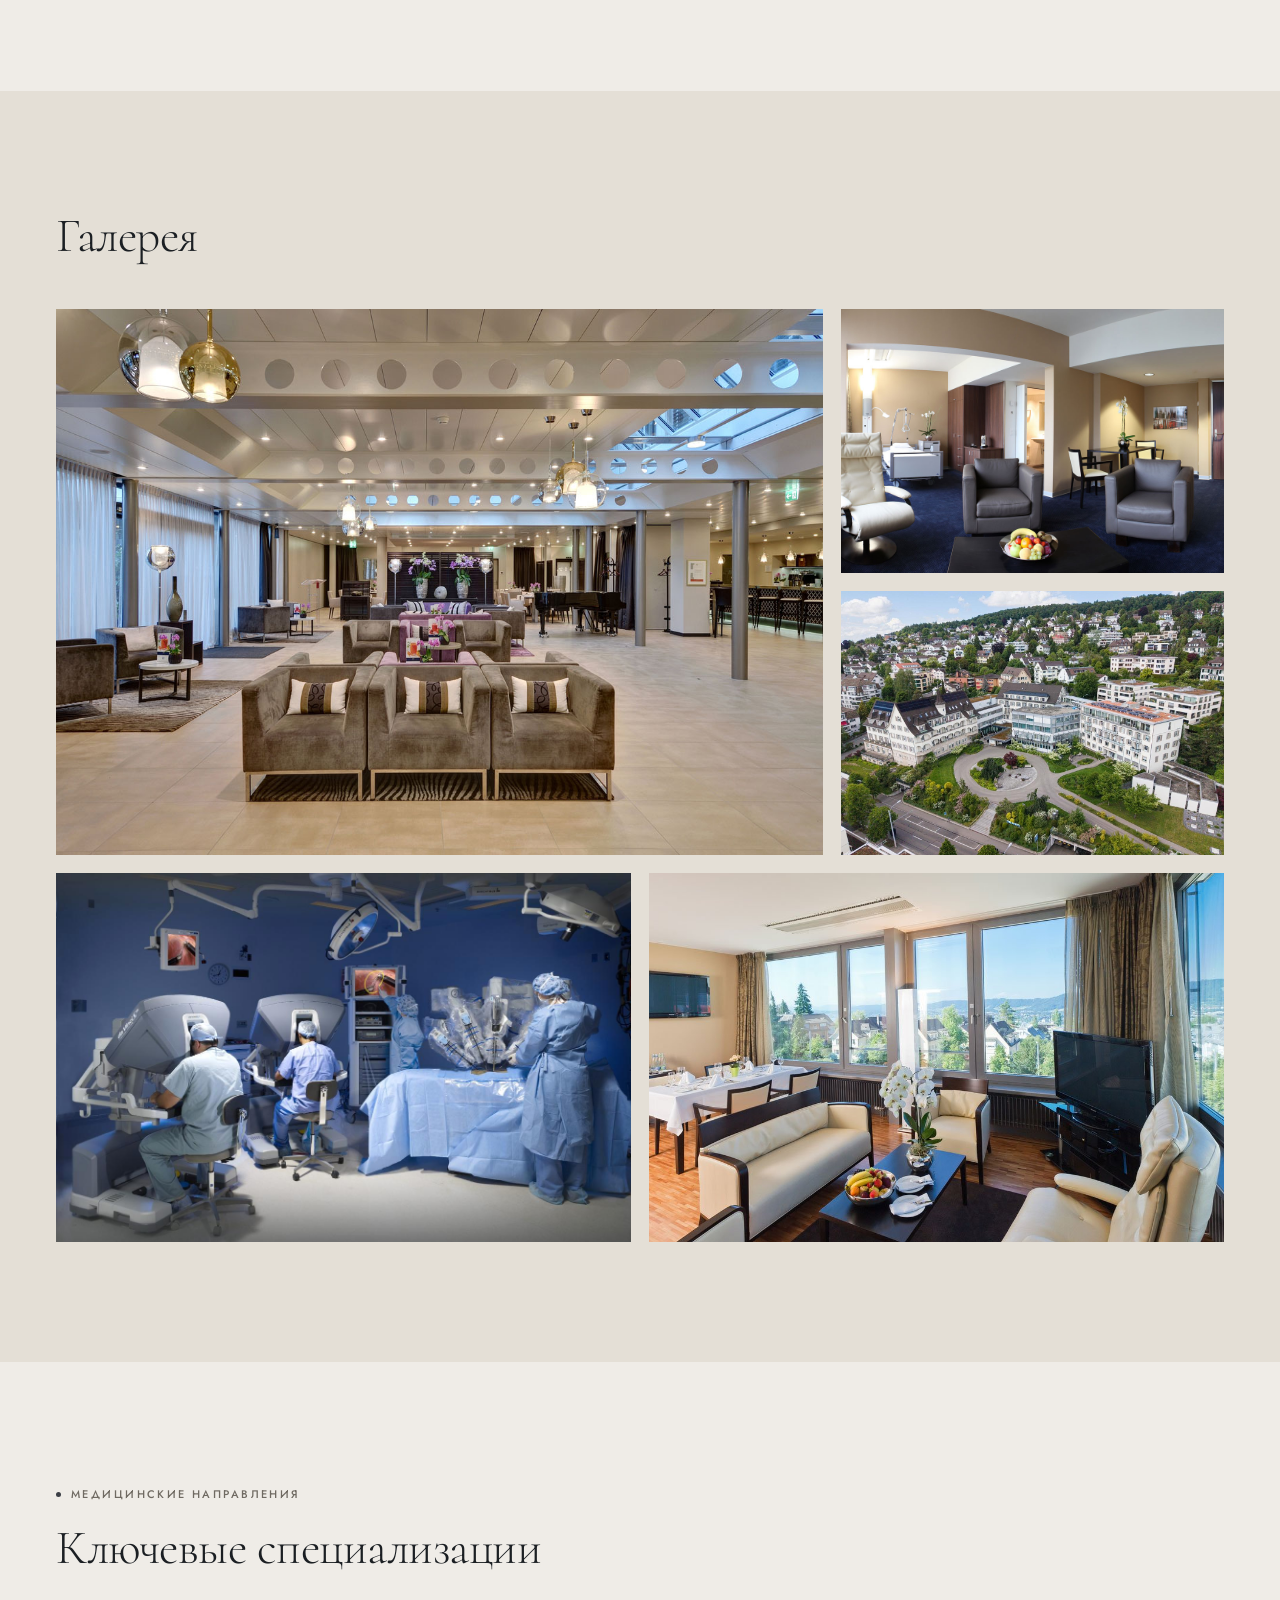
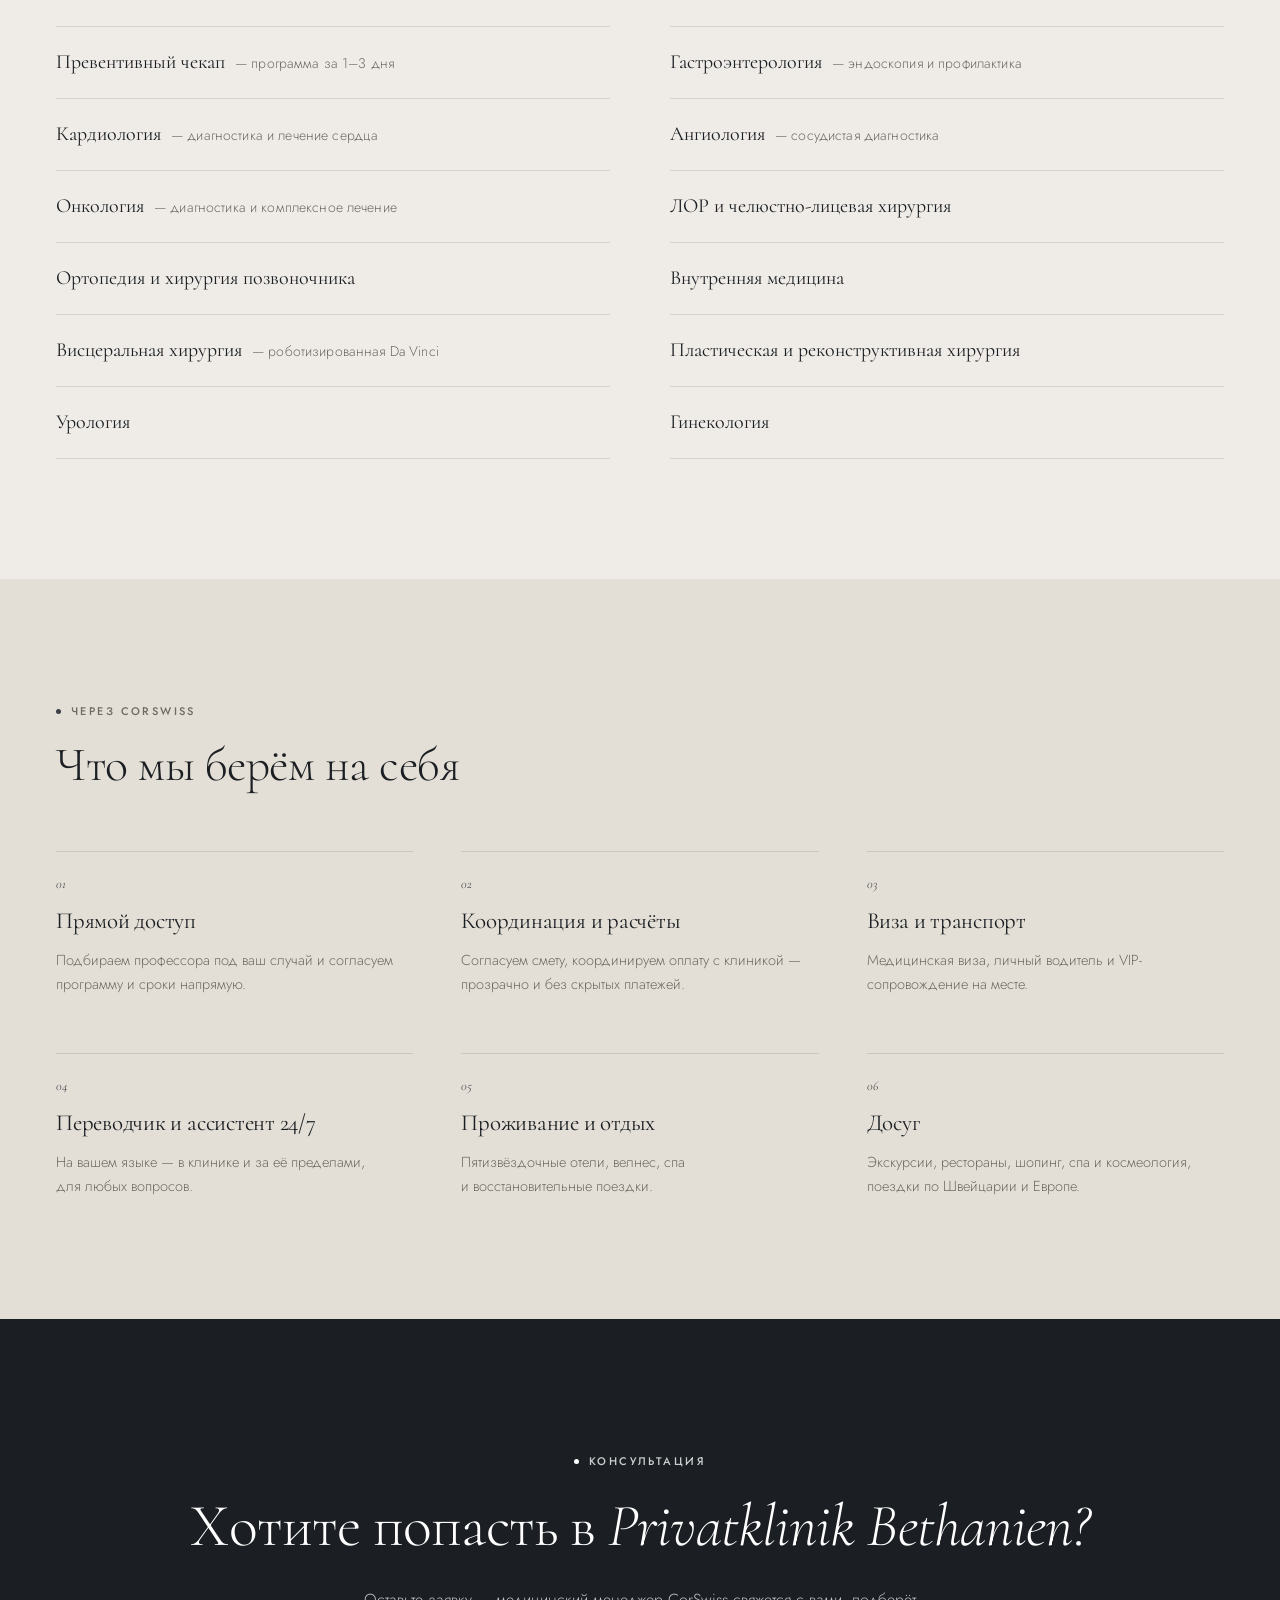
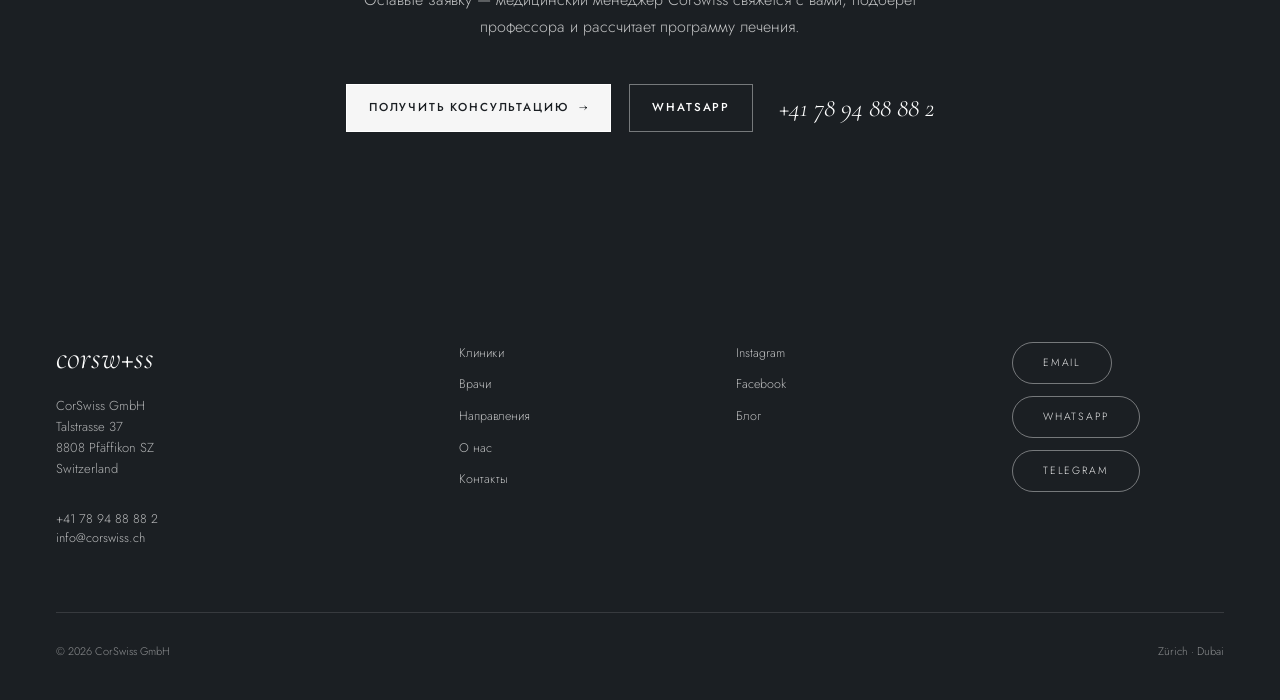
<file: clinic.html>
<!doctype html>
<html lang="ru">
    <head>
        <meta charset="UTF-8" />
        <meta name="viewport" content="width=device-width, initial-scale=1" />
        <title>Privatklinik Bethanien — CorSwiss</title>
        <meta name="description" content="Privatklinik Bethanien в Цюрихе — флагман частной медицины Швейцарии, участник Mayo Clinic Care Network и главный партнёр CorSwiss с 2011 года." />
        <link rel="preconnect" href="https://fonts.googleapis.com" />
        <link rel="preconnect" href="https://fonts.gstatic.com" crossorigin />
        <link href="https://fonts.googleapis.com/css2?family=Cormorant:ital,wght@0,300;0,400;0,500;1,300;1,400;1,500&family=Jost:wght@300;400;500;600&display=swap" rel="stylesheet" />
        <link rel="stylesheet" href="css/style.css" />
    </head>
    <body>
        <header class="site-header">
            <a class="logo" href="index.html">corsw<b>+</b>ss</a>
            <button class="nav-toggle" type="button" aria-expanded="false" aria-controls="site-nav" aria-label="Меню">
                <span class="nav-toggle__bar" aria-hidden="true"></span>
                <span class="nav-toggle__bar" aria-hidden="true"></span>
            </button>
            <nav class="site-nav" id="site-nav" aria-label="Основная навигация">
                <ul>
                    <li><a href="clinics.html" aria-current="page">Клиники</a></li>
                    <li><a href="specialties.html">Направления</a></li>
                    <li><a href="support.html">Сопровождение</a></li>
                    <li><a href="about.html">О нас</a></li>
                    <li><a href="doctors.html">Врачи</a></li>
                    <li><a href="contacts.html">Контакты</a></li>
                </ul>
                <div class="site-nav__cta">
                    <a class="btn" href="#book" data-book-open>Записаться <span class="arr" aria-hidden="true">→</span></a>
                    <a class="btn site-nav__whatsapp" href="https://wa.me/41789488882" target="_blank" rel="noopener noreferrer">Написать в WhatsApp</a>
                    <a class="site-nav__phone" href="tel:+41789488882">+41 78 94 88 88 2</a>
                </div>
            </nav>
            <div class="header-side">
                <nav class="lang" aria-label="Язык сайта">
                    <a href="clinic.html" hreflang="ru" lang="ru" aria-current="true">RU</a>
                    <span class="lang__sep" aria-hidden="true">·</span>
                    <a href="#" hreflang="en" lang="en">EN</a>
                </nav>
                <a class="btn" href="#book" data-book-open>Записаться <span class="arr" aria-hidden="true">→</span></a>
            </div>
        </header>
        <div class="header-spacer" aria-hidden="true"></div>

        <main class="clinic-page">
            <section class="hero-text hero-text--clinic">
                <nav class="crumbs" aria-label="Хлебные крошки">
                    <a href="index.html">CorSwiss</a>
                    <span aria-hidden="true">/</span>
                    <a href="clinics.html">Клиники</a>
                    <span aria-hidden="true">/</span>
                    <span aria-current="page">Privatklinik Bethanien</span>
                </nav>
                <p class="eyebrow clinic-intro__eyebrow">Главный партнёр · Цюрих · с 2011 года</p>
                <h1 class="display hero-text__title clinic-intro__title">Privatklinik Bethanien</h1>
                <p class="lede clinic-intro__lede">Флагман частной медицины Швейцарии и наш ключевой партнёр по лечению и чекапам — участник Mayo Clinic Care Network.</p>
            </section>

            <section class="clinic-cover">
                <div class="photo photo--wide">
                    <img src="images/clinics/cat-bethanien-aerial.jpg" alt="Кампус Privatklinik Bethanien на холме Цюрихберг" />
                </div>
            </section>

            <section class="section section--tight">
                <div class="grid clinic-about">
                    <div class="clinic-about__main">
                        <p class="eyebrow">О клинике</p>
                        <h2 class="display clinic-about__title">Медицина мирового уровня в сердце Цюриха</h2>
                        <div class="clinic-about__stack">
                            <p class="clinic-about__text">Privatklinik Bethanien — одна из ведущих частных клиник Швейцарии, основанная в 1912 году и расположенная в престижном районе Цюриха с видом на озеро и Альпы. С 2010 года клиника входит в сеть Swiss Medical Network и является участником Mayo Clinic Care Network — это значит прямой доступ к опыту и протоколам клиники Mayo.</p>
                            <p class="clinic-about__text">Здесь врачи с мировым именем, передовые технологии (включая роботизированную хирургию Da Vinci) и полный цикл — от диагностики и чекапа до лечения и восстановления — сочетаются с сервисом уровня пятизвёздочного отеля.</p>
                            <p class="clinic-about__text">Клиника привыкла к пациентам, для которых приватность критична: закрытые зоны, отдельные палаты-люкс и полная конфиденциальность на каждом этапе. Здесь умеют создавать условия для самых требовательных международных пациентов.</p>
                        </div>
                    </div>
                    <dl class="clinic-facts clinic-facts--stack clinic-facts--about">
                        <div class="clinic-facts__row">
                            <dt class="clinic-facts__label">Расположение</dt>
                            <dd class="clinic-facts__value">Цюрих, Toblerstrasse 51 — на холме Цюрихберг с видом на озеро. ~10 мин до центра, ~15 мин до аэропорта.</dd>
                        </div>
                        <div class="clinic-facts__row">
                            <dt class="clinic-facts__label">Сеть</dt>
                            <dd class="clinic-facts__value">Swiss Medical Network · Mayo Clinic Care Network</dd>
                        </div>
                        <div class="clinic-facts__row">
                            <dt class="clinic-facts__label">Основана</dt>
                            <dd class="clinic-facts__value">1912 год</dd>
                        </div>
                        <div class="clinic-facts__row">
                            <dt class="clinic-facts__label">Сертификация</dt>
                            <dd class="clinic-facts__value">ISO 9001:2015 · Swiss Leading Hospitals</dd>
                        </div>
                        <div class="clinic-facts__row">
                            <dt class="clinic-facts__label">Сервис</dt>
                            <dd class="clinic-facts__value">Палаты-люкс и сюиты с видом на озеро, room-service и кухня от шеф-повара</dd>
                        </div>
                        <div class="clinic-facts__row">
                            <dt class="clinic-facts__label">Партнёр CorSwiss</dt>
                            <dd class="clinic-facts__value">с 2011 года</dd>
                        </div>
                    </dl>
                </div>
            </section>

            <section class="section section--sunken section--clinic-stats">
                    <h2 class="display clinic-section-head__title">Масштаб и опыт</h2>
                </div>
                <div class="grid grid--4 clinic-stats">
                    <div class="stat">
                        <p class="display stat__value">105</p>
                        <p class="stat__label">палат, включая люкс-сюиты</p>
                    </div>
                    <div class="stat">
                        <p class="display stat__value">28</p>
                        <p class="stat__label">медицинских направлений</p>
                    </div>
                    <div class="stat">
                        <p class="display stat__value">340+</p>
                        <p class="stat__label">аккредитованных врачей</p>
                    </div>
                    <div class="stat">
                        <p class="display stat__value">3 850</p>
                        <p class="stat__label">операций в год · 3 операционных</p>
                    </div>
                </div>
            </section>

            <section class="section">
                <div class="clinic-section-head clinic-section-head--sm">
                    <p class="eyebrow">Видео</p>
                    <h2 class="display clinic-section-head__title clinic-section-head__title--lg">Добро пожаловать в Bethanien</h2>
                </div>
                <div class="photo photo--video">
                    <iframe src="https://www.youtube.com/embed/fc7gnYdPrt4" title="Экскурсия по Privatklinik Bethanien" loading="lazy" allow="accelerometer; autoplay; clipboard-write; encrypted-media; gyroscope; picture-in-picture" allowfullscreen></iframe>
                </div>
            </section>

            <section class="section section--sunken">
                <h2 class="display clinic-gallery__title">Галерея</h2>
                <div class="clinic-gallery">
                    <div class="grid clinic-gallery__mosaic">
                        <div class="photo photo--gallery-main">
                            <img src="images/clinics/cat-bethanien-lobby.jpg" alt="Лобби-зал и лаунж" />
                        </div>
                        <div class="clinic-gallery__stack">
                            <div class="photo photo--gallery-side">
                                <img src="images/clinics/bethanien-suite.jpg" alt="Палата-сюита" />
                            </div>
                            <div class="photo photo--gallery-side">
                                <img src="images/clinics/cat-bethanien-aerial.jpg" alt="Кампус на холме Цюрихберг" />
                            </div>
                        </div>
                    </div>
                    <div class="grid clinic-gallery__pair">
                        <div class="photo photo--gallery-pair">
                            <img src="images/clinics/bethanien-davinci.jpg" alt="Операционная Da Vinci" />
                        </div>
                        <div class="photo photo--gallery-pair">
                            <img src="images/clinics/cat-bethanien-room.jpg" alt="Палата-люкс с видом на озеро" />
                        </div>
                    </div>
                </div>
            </section>

            <section class="section">
                <div class="clinic-section-head clinic-section-head--specs">
                    <p class="eyebrow">Медицинские направления</p>
                    <h2 class="display clinic-section-head__title clinic-section-head__title--lg">Ключевые специализации</h2>
                </div>
                <div class="clinic-specs">
                    <ul class="clinic-specs__col">
                        <li>
                            <span class="clinic-specs__name">Превентивный чекап</span>
                            <span class="clinic-specs__meta"><span aria-hidden="true">—</span> программа за 1–3 дня</span>
                        </li>
                        <li>
                            <span class="clinic-specs__name">Кардиология</span>
                            <span class="clinic-specs__meta"><span aria-hidden="true">—</span> диагностика и лечение сердца</span>
                        </li>
                        <li>
                            <span class="clinic-specs__name">Онкология</span>
                            <span class="clinic-specs__meta"><span aria-hidden="true">—</span> диагностика и комплексное лечение</span>
                        </li>
                        <li>
                            <span class="clinic-specs__name">Ортопедия и хирургия позвоночника</span>
                        </li>
                        <li>
                            <span class="clinic-specs__name">Висцеральная хирургия</span>
                            <span class="clinic-specs__meta"><span aria-hidden="true">—</span> роботизированная Da Vinci</span>
                        </li>
                        <li>
                            <span class="clinic-specs__name">Урология</span>
                        </li>
                    </ul>
                    <ul class="clinic-specs__col">
                        <li>
                            <span class="clinic-specs__name">Гастроэнтерология</span>
                            <span class="clinic-specs__meta"><span aria-hidden="true">—</span> эндоскопия и профилактика</span>
                        </li>
                        <li>
                            <span class="clinic-specs__name">Ангиология</span>
                            <span class="clinic-specs__meta"><span aria-hidden="true">—</span> сосудистая диагностика</span>
                        </li>
                        <li>
                            <span class="clinic-specs__name">ЛОР и челюстно-лицевая хирургия</span>
                        </li>
                        <li>
                            <span class="clinic-specs__name">Внутренняя медицина</span>
                        </li>
                        <li>
                            <span class="clinic-specs__name">Пластическая и реконструктивная хирургия</span>
                        </li>
                        <li>
                            <span class="clinic-specs__name">Гинекология</span>
                        </li>
                    </ul>
                </div>
            </section>

            <section class="section section--sunken">
                <div class="clinic-section-head">
                    <p class="eyebrow">Через CorSwiss</p>
                    <h2 class="display clinic-section-head__title clinic-section-head__title--lg">Что мы берём на себя</h2>
                </div>
                <div class="beyond beyond--clinic">
                    <article>
                        <span class="num">01</span>
                        <h3 class="display">Прямой доступ</h3>
                        <p>Подбираем профессора под ваш случай и согласуем программу и сроки напрямую.</p>
                    </article>
                    <article>
                        <span class="num">02</span>
                        <h3 class="display">Координация и расчёты</h3>
                        <p>Согласуем смету, координируем оплату с клиникой — прозрачно и без скрытых платежей.</p>
                    </article>
                    <article>
                        <span class="num">03</span>
                        <h3 class="display">Виза и транспорт</h3>
                        <p>Медицинская виза, личный водитель и VIP-сопровождение на месте.</p>
                    </article>
                    <article>
                        <span class="num">04</span>
                        <h3 class="display">Переводчик и ассистент 24/7</h3>
                        <p>На вашем языке — в клинике и за её пределами, для любых вопросов.</p>
                    </article>
                    <article>
                        <span class="num">05</span>
                        <h3 class="display">Проживание и отдых</h3>
                        <p>Пятизвёздочные отели, велнес, спа и восстановительные поездки.</p>
                    </article>
                    <article>
                        <span class="num">06</span>
                        <h3 class="display">Досуг</h3>
                        <p>Экскурсии, рестораны, шопинг, спа и космеология, поездки по Швейцарии и Европе.</p>
                    </article>
                </div>
            </section>

            <section class="section section--dark cta-band" id="cta">
                <div class="cta-band__inner cta-band__inner--wide">
                    <p class="eyebrow eyebrow--light">Консультация</p>
                    <h2 class="display cta-band__title">Хотите попасть в <em>Privatklinik Bethanien?</em></h2>
                    <p class="cta-band__lede">Оставьте заявку — медицинский менеджер CorSwiss свяжется с вами, подберёт профессора и рассчитает программу лечения.</p>
                    <div class="cta-band__actions">
                        <a class="btn btn--light" href="contacts.html">Получить консультацию <span class="arr" aria-hidden="true">→</span></a>
                        <a class="btn btn--ghost-light" href="https://wa.me/41789488882">WhatsApp</a>
                        <a class="cta-band__phone-link" href="tel:+41789488882">+41 78 94 88 88 2</a>
                    </div>
                </div>
            </section>
        </main>

        <footer class="site-footer">
            <div class="footer-grid">
                <div>
                    <a class="logo" href="index.html">corsw<b>+</b>ss</a>
                    <p class="footer-note">CorSwiss GmbH<br />Talstrasse 37<br />8808 Pfäffikon SZ<br />Switzerland</p>
                    <div class="footer-contact">
                        <div><a href="tel:+41789488882">+41 78 94 88 88 2</a></div>
                        <div><a href="mailto:info@corswiss.ch">info@corswiss.ch</a></div>
                    </div>
                </div>
                <nav aria-label="Разделы сайта">
                    <ul>
                        <li><a href="clinics.html">Клиники</a></li>
                        <li><a href="doctors.html">Врачи</a></li>
                        <li><a href="specialties.html">Направления</a></li>
                        <li><a href="about.html">О нас</a></li>
                        <li><a href="contacts.html">Контакты</a></li>
                    </ul>
                </nav>
                <nav aria-label="Медиа">
                    <ul>
                        <li><a href="#">Instagram</a></li>
                        <li><a href="https://www.facebook.com/corswiss.ch">Facebook</a></li>
                        <li><a href="blog.html">Блог</a></li>
                    </ul>
                </nav>
                <div class="footer-social">
                    <a href="mailto:info@corswiss.ch">Email</a>
                    <a href="https://wa.me/41789488882">WhatsApp</a>
                    <a href="#">Telegram</a>
                </div>
            </div>
            <div class="footer-bottom">
                <span>© 2026 CorSwiss GmbH</span>
                <span>Zürich · Dubai</span>
            </div>
        </footer>
        <script src="js/header.js"></script>
        <script src="js/book-modal.js"></script>
        <script src="js/phone-mask.js"></script>
        <script src="js/nbsp.js"></script>
    </body>
</html>
</file>
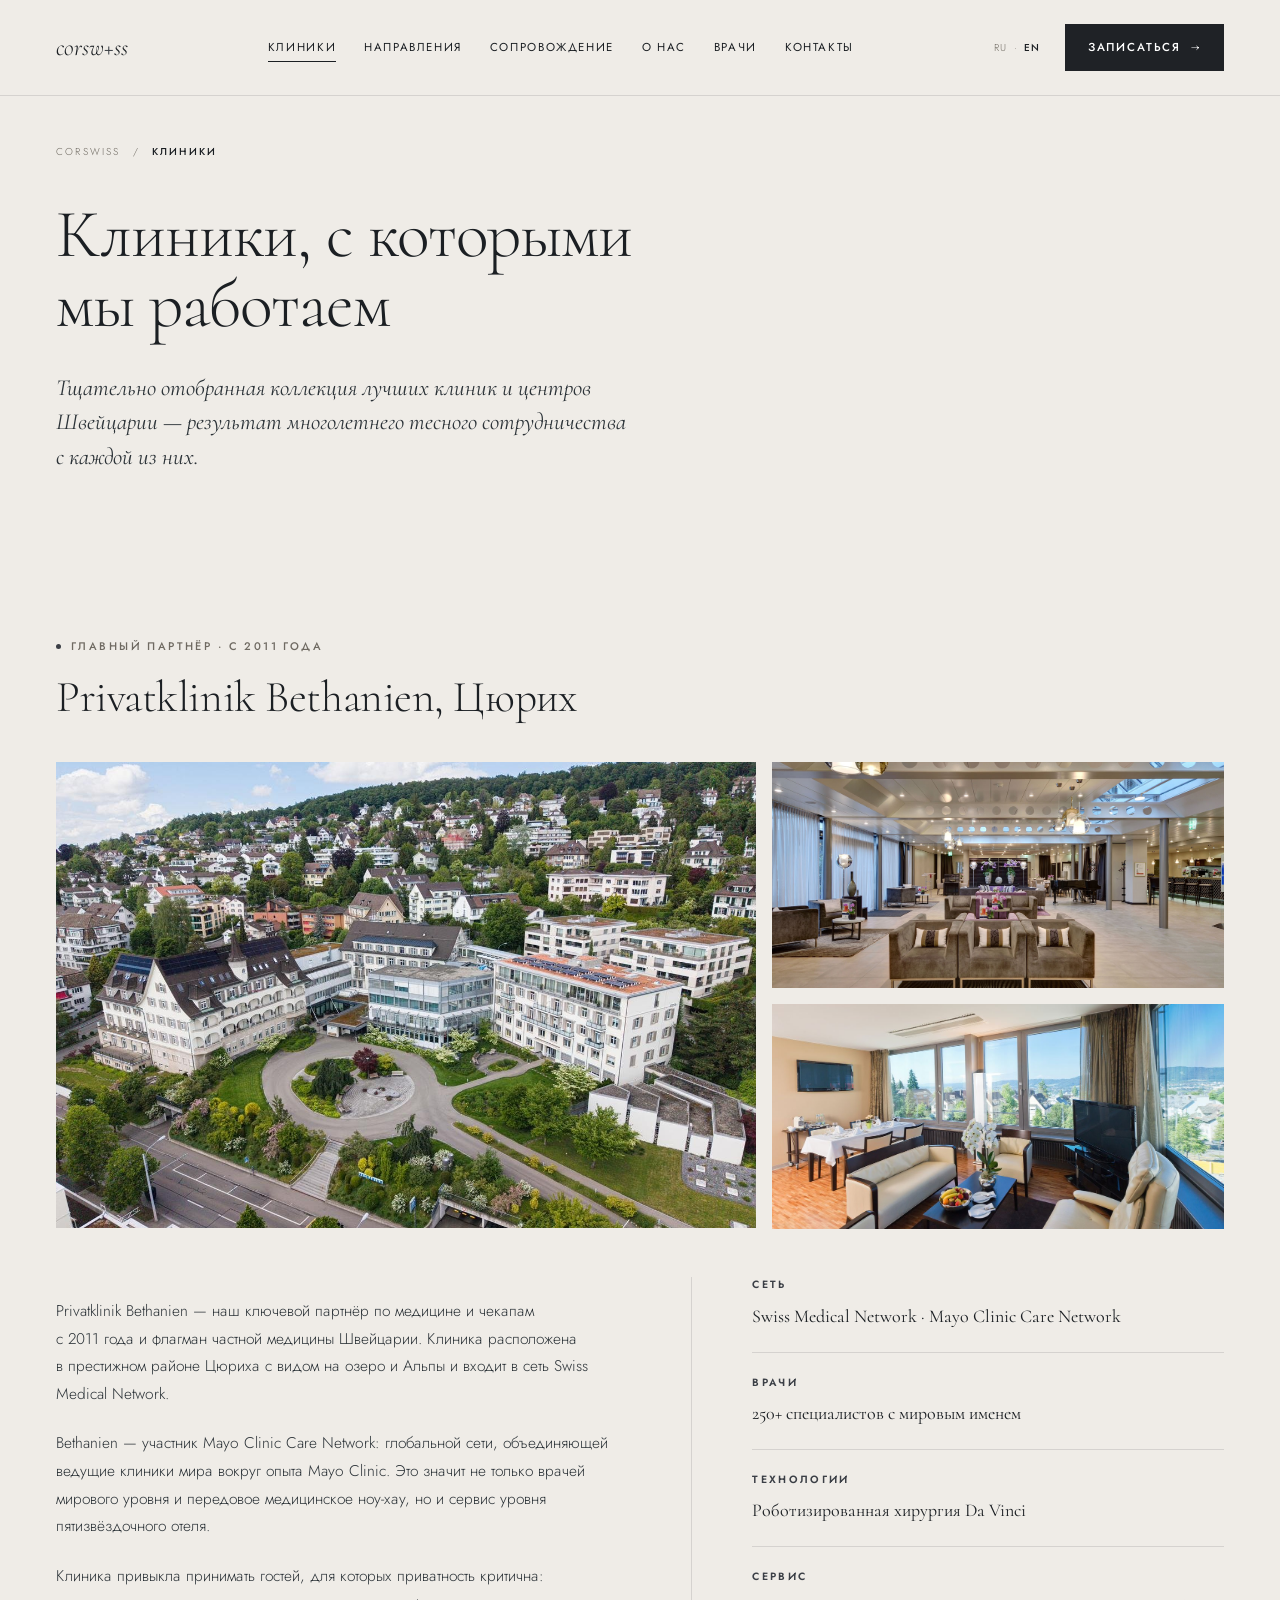
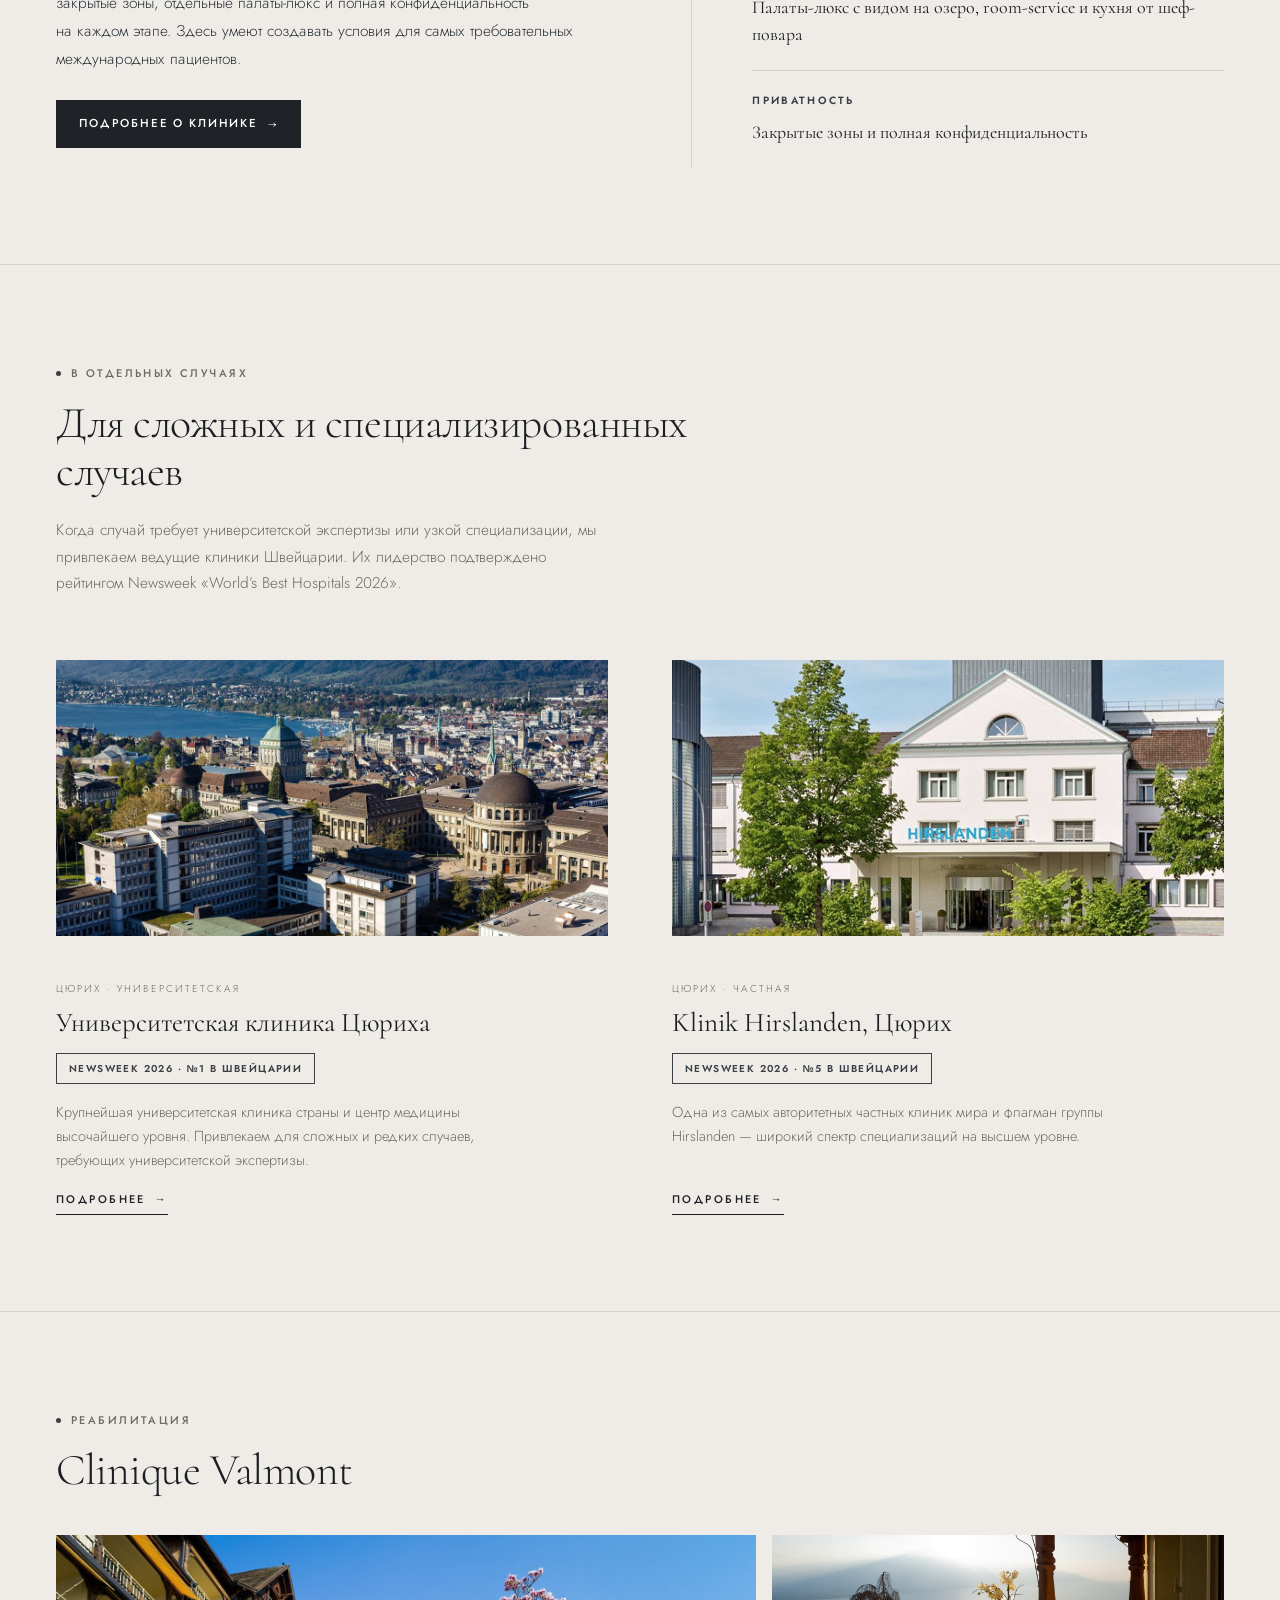
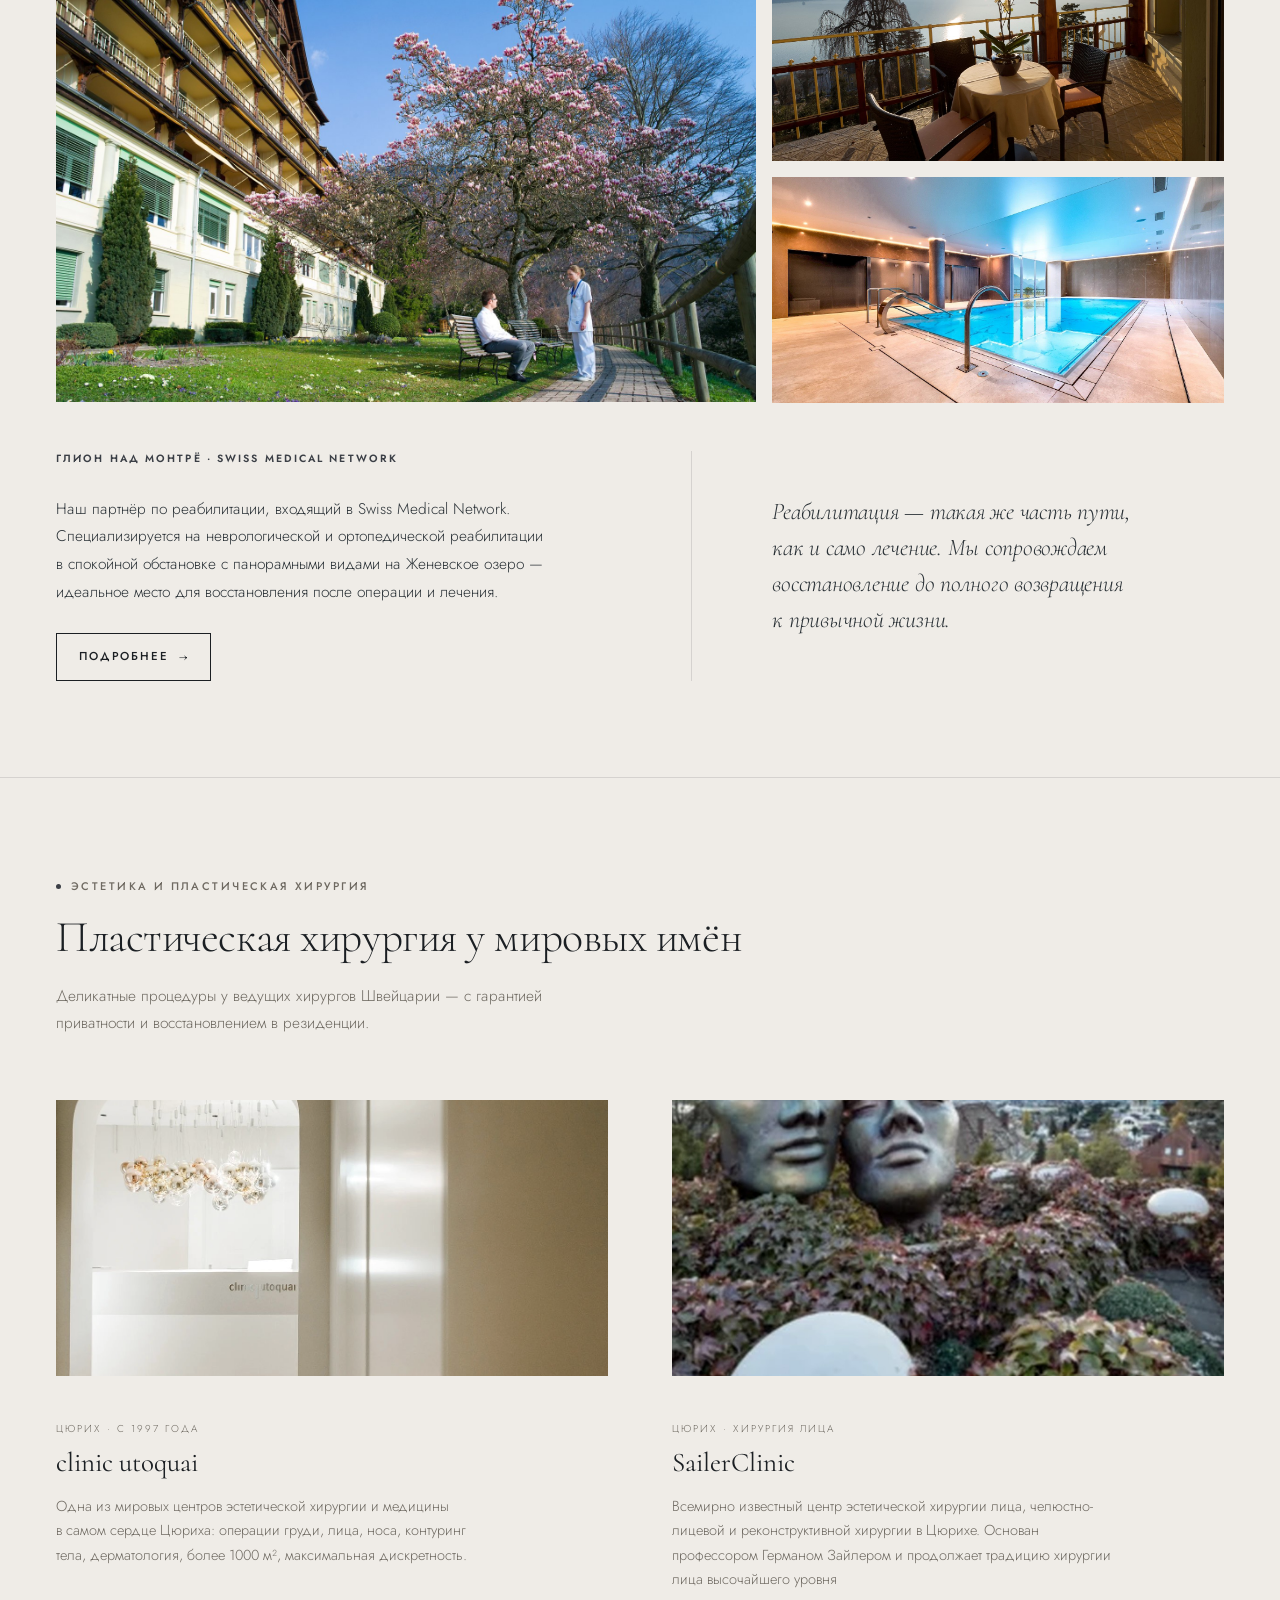
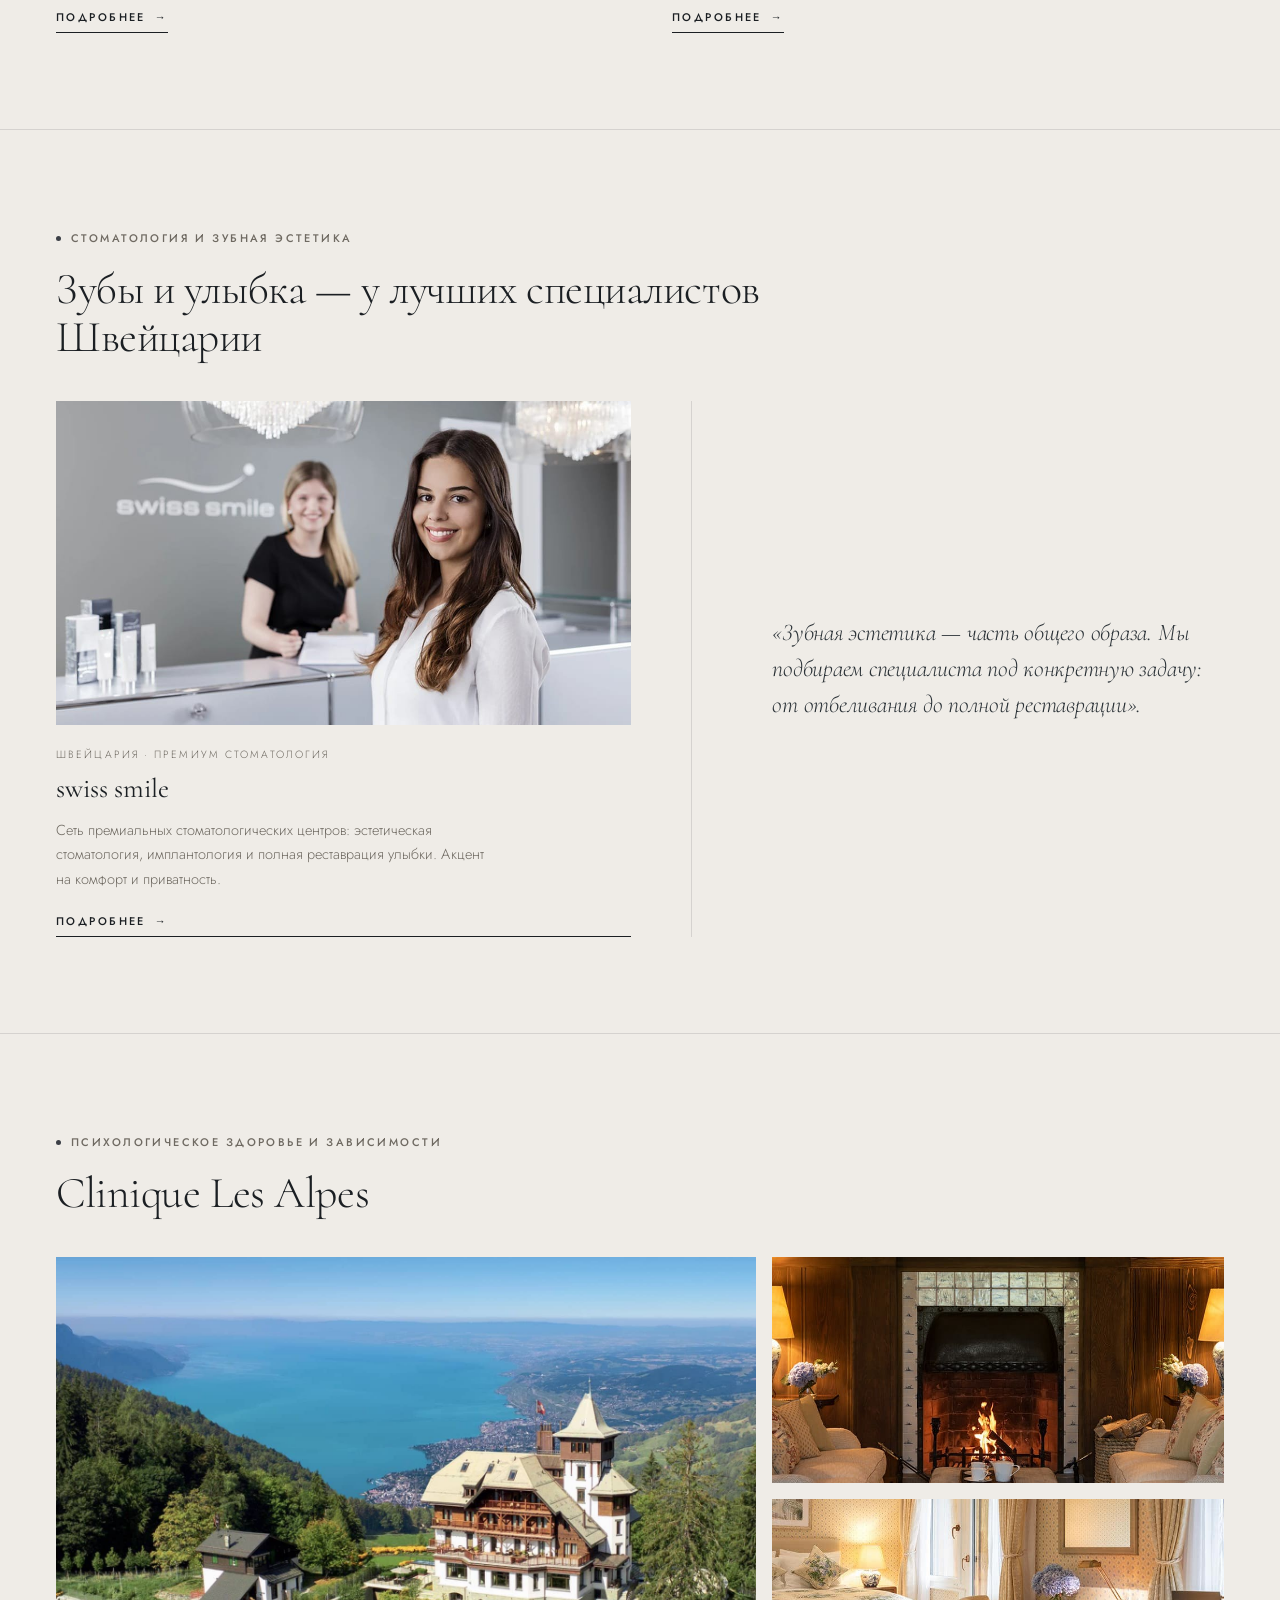
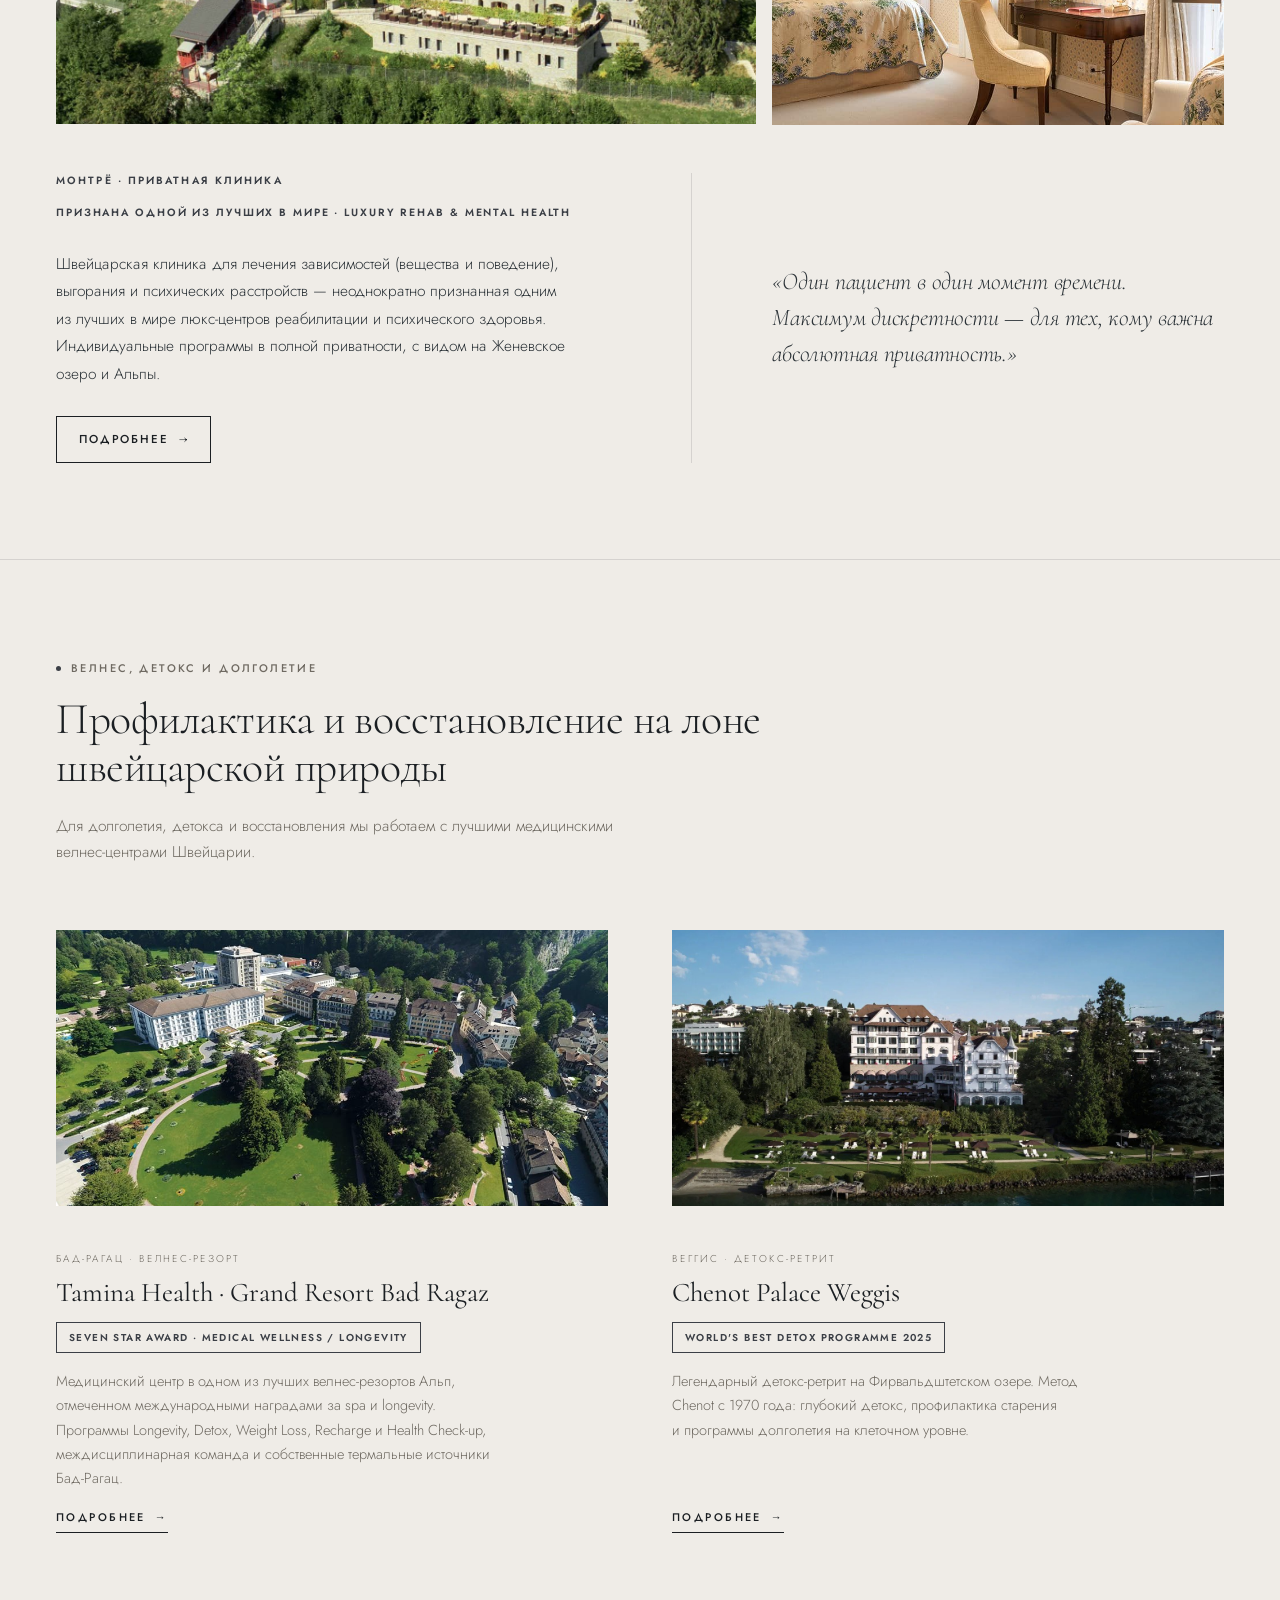
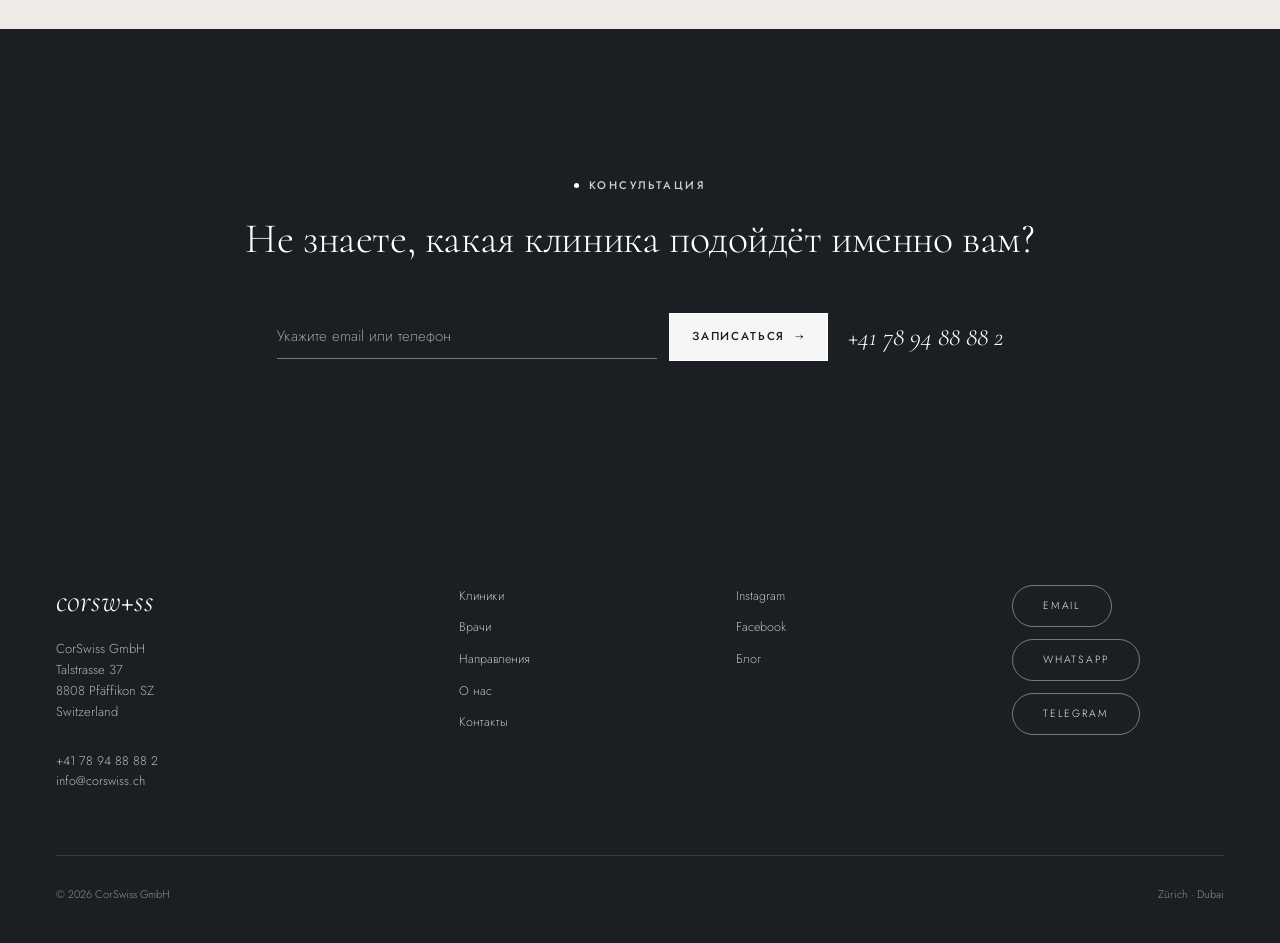
<file: clinics.html>
<!doctype html>
<html lang="ru">
    <head>
        <meta charset="UTF-8" />
        <meta name="viewport" content="width=device-width, initial-scale=1" />
        <title>Клиники — CorSwiss</title>
        <meta name="description" content="Клиники, с которыми мы работаем: Privatklinik Bethanien, Университетская клиника Цюриха, Hirslanden, Valmont, Les Alpes, Bad Ragaz, Chenot Palace." />
        <link rel="preconnect" href="https://fonts.googleapis.com" />
        <link rel="preconnect" href="https://fonts.gstatic.com" crossorigin />
        <link href="https://fonts.googleapis.com/css2?family=Cormorant:ital,wght@0,300;0,400;0,500;1,300;1,400;1,500&family=Jost:wght@300;400;500;600&display=swap" rel="stylesheet" />
        <link rel="stylesheet" href="css/style.css" />
    </head>
    <body>
        <header class="site-header">
            <a class="logo" href="index.html">corsw<b>+</b>ss</a>
            <button class="nav-toggle" type="button" aria-expanded="false" aria-controls="site-nav" aria-label="Меню">
                <span class="nav-toggle__bar" aria-hidden="true"></span>
                <span class="nav-toggle__bar" aria-hidden="true"></span>
            </button>
            <nav class="site-nav" id="site-nav" aria-label="Основная навигация">
                <ul>
                    <li><a href="clinics.html" aria-current="page">Клиники</a></li>
                    <li><a href="specialties.html">Направления</a></li>
                    <li><a href="support.html">Сопровождение</a></li>
                    <li><a href="about.html">О нас</a></li>
                    <li><a href="doctors.html">Врачи</a></li>
                    <li><a href="contacts.html">Контакты</a></li>
                </ul>
                <div class="site-nav__cta">
                    <a class="btn" href="#book" data-book-open>Записаться <span class="arr" aria-hidden="true">→</span></a>
                    <a class="btn site-nav__whatsapp" href="https://wa.me/41789488882" target="_blank" rel="noopener noreferrer">Написать в WhatsApp</a>
                    <a class="site-nav__phone" href="tel:+41789488882">+41 78 94 88 88 2</a>
                </div>
            </nav>
            <div class="header-side">
                <nav class="lang" aria-label="Язык сайта">
                    <a href="clinics.html" hreflang="ru" lang="ru" aria-current="true">RU</a>
                    <span class="lang__sep" aria-hidden="true">·</span>
                    <a href="#" hreflang="en" lang="en">EN</a>
                </nav>
                <a class="btn" href="#book" data-book-open>Записаться <span class="arr" aria-hidden="true">→</span></a>
            </div>
        </header>
        <div class="header-spacer" aria-hidden="true"></div>

        <main>
            <section class="hero-text">
                <nav class="crumbs" aria-label="Хлебные крошки">
                    <a href="index.html">CorSwiss</a>
                    <span aria-hidden="true">/</span>
                    <span aria-current="page">Клиники</span>
                </nav>
                <h1 class="display hero-text__title clinics-intro__title">Клиники, с&nbsp;которыми<br />мы работаем</h1>
                <p class="clinics-intro__lede">Тщательно отобранная коллекция лучших клиник и центров Швейцарии — результат многолетнего тесного сотрудничества с каждой из них.</p>
            </section>

            <!-- Главный партнёр -->
            <section class="section section--tight">
                <div class="clinic-partner clinic-partner--head">
                    <p class="eyebrow">Главный партнёр · с 2011 года</p>
                    <h2 class="display clinic-partner__title">Privatklinik Bethanien, Цюрих</h2>
                </div>
                <div class="grid clinic-mosaic">
                    <figure>
                        <div class="photo photo--mosaic-main">
                            <img src="images/clinics/cat-bethanien-aerial.jpg" alt="Privatklinik Bethanien, кампус на холме Цюрихберг" />
                        </div>
                    </figure>
                    <div class="clinic-mosaic__stack">
                        <div class="photo photo--mosaic-side">
                            <img src="images/clinics/cat-bethanien-lobby.jpg" alt="Лобби клиники" />
                        </div>
                        <div class="photo photo--mosaic-side">
                            <img src="images/clinics/cat-bethanien-room.jpg" alt="Палата-люкс с видом на озеро" />
                        </div>
                    </div>
                </div>
                <div class="grid clinic-partner__split">
                    <div class="clinic-partner__main">
                        <div class="clinic-partner__body clinic-partner__body--after">
                            <p class="clinic-partner__text">Privatklinik Bethanien — наш ключевой партнёр по медицине и чекапам с 2011 года и флагман частной медицины Швейцарии. Клиника расположена в престижном районе Цюриха с видом на озеро и Альпы и входит в сеть Swiss Medical Network.</p>
                            <p class="clinic-partner__text">Bethanien — участник Mayo Clinic Care Network: глобальной сети, объединяющей ведущие клиники мира вокруг опыта Mayo Clinic. Это значит не только врачей мирового уровня и передовое медицинское ноу-хау, но и сервис уровня пятизвёздочного отеля.</p>
                            <p class="clinic-partner__text">Клиника привыкла принимать гостей, для которых приватность критична: закрытые зоны, отдельные палаты-люкс и полная конфиденциальность на каждом этапе. Здесь умеют создавать условия для самых требовательных международных пациентов.</p>
                        </div>
                        <div class="clinic-partner__actions">
                            <a class="btn" href="clinic.html">Подробнее о клинике <span class="arr" aria-hidden="true">→</span></a>
                        </div>
                    </div>
                    <span class="clinic-partner__rule" aria-hidden="true"></span>
                    <dl class="clinic-facts clinic-facts--stack">
                        <div class="clinic-facts__row">
                            <dt class="clinic-facts__label">Сеть</dt>
                            <dd class="clinic-facts__value">Swiss Medical Network · Mayo Clinic Care Network</dd>
                        </div>
                        <div class="clinic-facts__row">
                            <dt class="clinic-facts__label">Врачи</dt>
                            <dd class="clinic-facts__value">250+ специалистов с мировым именем</dd>
                        </div>
                        <div class="clinic-facts__row">
                            <dt class="clinic-facts__label">Технологии</dt>
                            <dd class="clinic-facts__value">Роботизированная хирургия Da Vinci</dd>
                        </div>
                        <div class="clinic-facts__row">
                            <dt class="clinic-facts__label">Сервис</dt>
                            <dd class="clinic-facts__value">Палаты-люкс с видом на озеро, room-service и кухня от шеф-повара</dd>
                        </div>
                        <div class="clinic-facts__row">
                            <dt class="clinic-facts__label">Приватность</dt>
                            <dd class="clinic-facts__value">Закрытые зоны и полная конфиденциальность</dd>
                        </div>
                    </dl>
                </div>
            </section>

            <!-- Сложные случаи -->
            <section class="section section--tight section--ruled">
                <div class="section-head section-head--catalog">
                    <div>
                        <p class="eyebrow">В отдельных случаях</p>
                        <h2 class="display section-head__title">Для сложных и специализированных случаев</h2>
                    </div>
                    <p class="lede">Когда случай требует университетской экспертизы или узкой специализации, мы привлекаем ведущие клиники Швейцарии. Их лидерство подтверждено рейтингом Newsweek «World’s Best Hospitals 2026».</p>
                </div>
                <div class="grid grid--2 clinics-pair">
                    <a class="card" href="clinic.html">
                        <div class="photo photo--landscape">
                            <img src="images/clinics/cat-usz.jpg" alt="Университетская клиника Цюриха" />
                        </div>
                        <div class="card__body">
                            <p class="card__meta"><span>Цюрих · университетская</span></p>
                            <h3>Университетская клиника Цюриха</h3>
                            <p class="card__badge">Newsweek 2026 · №1 в Швейцарии</p>
                            <p>Крупнейшая университетская клиника страны и центр медицины высочайшего уровня. Привлекаем для сложных и редких случаев, требующих университетской экспертизы.</p>
                        </div>
                        <span class="card__more">Подробнее <span aria-hidden="true">→</span></span>
                    </a>
                    <a class="card" href="clinic.html">
                        <div class="photo photo--landscape">
                            <img src="images/clinics/cat-hirslanden.jpg" alt="Klinik Hirslanden, Цюрих" />
                        </div>
                        <div class="card__body">
                            <p class="card__meta"><span>Цюрих · частная</span></p>
                            <h3>Klinik Hirslanden, Цюрих</h3>
                            <p class="card__badge">Newsweek 2026 · №5 в Швейцарии</p>
                            <p>Одна из самых авторитетных частных клиник мира и флагман группы Hirslanden — широкий спектр специализаций на высшем уровне.</p>
                        </div>
                        <span class="card__more">Подробнее <span aria-hidden="true">→</span></span>
                    </a>
                </div>
            </section>

            <!-- Valmont -->
            <section class="section section--tight section--ruled">
                <div class="clinic-partner clinic-partner--head">
                    <p class="eyebrow">Реабилитация</p>
                    <h2 class="display clinic-partner__title">Clinique Valmont</h2>
                </div>
                <div class="grid clinic-mosaic">
                    <figure>
                        <div class="photo photo--mosaic-main">
                            <img src="images/clinics/cat-valmont-main.jpg" alt="Clinique Valmont" />
                        </div>
                    </figure>
                    <div class="clinic-mosaic__stack">
                        <div class="photo photo--mosaic-side">
                            <img src="images/clinics/cat-valmont-terrace.jpg" alt="" />
                        </div>
                        <div class="photo photo--mosaic-side">
                            <img src="images/clinics/cat-valmont-pool.jpg" alt="" />
                        </div>
                    </div>
                </div>
                <div class="grid clinic-partner__split">
                    <div class="clinic-partner__main">
                        <div class="clinic-partner__intro">
                            <p class="clinic-partner__place">Глион над Монтрё · Swiss Medical Network</p>
                        </div>
                        <p class="clinic-partner__text">Наш партнёр по реабилитации, входящий в Swiss Medical Network. Специализируется на неврологической и ортопедической реабилитации в спокойной обстановке с панорамными видами на Женевское озеро — идеальное место для восстановления после операции и лечения.</p>
                        <div class="clinic-partner__actions">
                            <a class="btn btn--ghost" href="clinic.html">Подробнее <span class="arr" aria-hidden="true">→</span></a>
                        </div>
                    </div>
                    <span class="clinic-partner__rule" aria-hidden="true"></span>
                    <p class="display italic clinic-partner__quote">Реабилитация — такая же часть пути, как и само лечение. Мы сопровождаем восстановление до полного возвращения к привычной жизни.</p>
                </div>
            </section>

            <!-- Пластика -->
            <section class="section section--tight section--ruled">
                <div class="section-head section-head--catalog">
                    <div>
                        <p class="eyebrow">Эстетика и пластическая хирургия</p>
                        <h2 class="display section-head__title">Пластическая хирургия у мировых имён</h2>
                    </div>
                    <p class="lede">Деликатные процедуры у ведущих хирургов Швейцарии — с гарантией приватности и восстановлением в резиденции.</p>
                </div>
                <div class="grid grid--2 clinics-pair">
                    <a class="card" href="clinic.html">
                        <div class="photo photo--landscape">
                            <img src="images/clinics/cat-utoquai.jpg" alt="clinic utoquai" />
                        </div>
                        <div class="card__body">
                            <p class="card__meta"><span>Цюрих · с 1997 года</span></p>
                            <h3>clinic utoquai</h3>
                            <p>Одна из мировых центров эстетической хирургии и медицины в самом сердце Цюриха: операции груди, лица, носа, контуринг тела, дерматология, более 1000 м², максимальная дискретность.</p>
                        </div>
                        <span class="card__more">Подробнее <span aria-hidden="true">→</span></span>
                    </a>
                    <a class="card" href="clinic.html">
                        <div class="photo photo--landscape">
                            <img src="images/clinics/cat-sailer.jpg" alt="SailerClinic" />
                        </div>
                        <div class="card__body">
                            <p class="card__meta"><span>Цюрих · хирургия лица</span></p>
                            <h3>SailerClinic</h3>
                            <p>Всемирно известный центр эстетической хирургии лица, челюстно-лицевой и реконструктивной хирургии в Цюрихе. Основан профессором Германом Зайлером и продолжает традицию хирургии лица высочайшего уровня</p>
                        </div>
                        <span class="card__more">Подробнее <span aria-hidden="true">→</span></span>
                    </a>
                </div>
            </section>

            <!-- Стоматология -->
            <section class="section section--tight section--ruled">
                <div class="clinic-partner clinic-partner--head">
                    <p class="eyebrow">Стоматология и зубная эстетика</p>
                    <h2 class="display clinic-feature__title">Зубы и улыбка — у лучших специалистов Швейцарии</h2>
                </div>
                <div class="grid clinic-feature">
                    <div class="clinic-feature__main">
                        <figure>
                            <div class="photo photo--landscape">
                                <img src="images/clinics/cat-swiss-smile.jpg" alt="swiss smile" />
                            </div>
                            <figcaption class="photo__caption photo__caption--soft">Швейцария · премиум стоматология</figcaption>
                        </figure>
                        <h3 class="clinic-feature__name">swiss smile</h3>
                        <p class="clinic-feature__text">Сеть премиальных стоматологических центров: эстетическая стоматология, имплантология и полная реставрация улыбки. Акцент на комфорт и приватность.</p>
                        <a class="clinic-feature__more" href="clinic.html">Подробнее <span class="arr" aria-hidden="true">→</span></a>
                    </div>
                    <span class="clinic-partner__rule" aria-hidden="true"></span>
                    <p class="display italic clinic-partner__quote">«Зубная эстетика — часть общего образа. Мы подбираем специалиста под конкретную задачу: от отбеливания до полной реставрации».</p>
                </div>
            </section>

            <!-- Les Alpes -->
            <section class="section section--tight section--ruled">
                <div class="clinic-partner clinic-partner--head">
                    <p class="eyebrow">Психологическое здоровье и зависимости</p>
                    <h2 class="display clinic-partner__title">Clinique Les Alpes</h2>
                </div>
                <div class="grid clinic-mosaic">
                    <figure>
                        <div class="photo photo--mosaic-main">
                            <img src="images/clinics/cat-alpes.jpg" alt="Clinique Les Alpes" />
                        </div>
                    </figure>
                    <div class="clinic-mosaic__stack">
                        <div class="photo photo--mosaic-side">
                            <img src="images/clinics/cat-alpes-fireplace.jpg" alt="" />
                        </div>
                        <div class="photo photo--mosaic-side">
                            <img src="images/clinics/cat-alpes-room.jpg" alt="" />
                        </div>
                    </div>
                </div>
                <div class="grid clinic-partner__split">
                    <div class="clinic-partner__main">
                        <div class="clinic-partner__intro">
                            <p class="clinic-partner__place">Монтрё · приватная клиника</p>
                            <p class="clinic-partner__badge">Признана одной из лучших в мире · luxury rehab &amp; mental health</p>
                        </div>
                        <p class="clinic-partner__text">Швейцарская клиника для лечения зависимостей (вещества и поведение), выгорания и психических расстройств — неоднократно признанная одним из лучших в мире люкс-центров реабилитации и психического здоровья. Индивидуальные программы в полной приватности, с видом на Женевское озеро и Альпы.</p>
                        <div class="clinic-partner__actions">
                            <a class="btn btn--ghost" href="clinic.html">Подробнее <span class="arr" aria-hidden="true">→</span></a>
                        </div>
                    </div>
                    <span class="clinic-partner__rule" aria-hidden="true"></span>
                    <p class="display italic clinic-partner__quote">«Один пациент в один момент времени. Максимум дискретности — для тех, кому важна абсолютная приватность.»</p>
                </div>
            </section>

            <!-- Wellness -->
            <section class="section section--tight section--ruled">
                <div class="section-head section-head--catalog">
                    <div>
                        <p class="eyebrow">Велнес, детокс и долголетие</p>
                        <h2 class="display section-head__title">Профилактика и восстановление на лоне швейцарской природы</h2>
                    </div>
                    <p class="lede">Для долголетия, детокса и восстановления мы работаем с лучшими медицинскими велнес-центрами Швейцарии.</p>
                </div>
                <div class="grid grid--2 clinics-pair">
                    <a class="card" href="clinic.html">
                        <div class="photo photo--landscape">
                            <img src="images/clinics/cat-tamina.jpg" alt="Tamina Health · Grand Resort Bad Ragaz" />
                        </div>
                        <div class="card__body">
                            <p class="card__meta"><span>Бад-Рагац · велнес-резорт</span></p>
                            <h3>Tamina Health · Grand Resort Bad Ragaz</h3>
                            <p class="card__badge">Seven Star Award · Medical Wellness / Longevity</p>
                            <p>Медицинский центр в одном из лучших велнес-резортов Альп, отмеченном международными наградами за spa и longevity. Программы Longevity, Detox, Weight Loss, Recharge и Health Check-up, междисциплинарная команда и собственные термальные источники Бад-Рагац.</p>
                        </div>
                        <span class="card__more">Подробнее <span aria-hidden="true">→</span></span>
                    </a>
                    <a class="card" href="clinic.html">
                        <div class="photo photo--landscape">
                            <img src="images/clinics/cat-chenot.jpg" alt="Chenot Palace Weggis" />
                        </div>
                        <div class="card__body">
                            <p class="card__meta"><span>Веггис · детокс-ретрит</span></p>
                            <h3>Chenot Palace Weggis</h3>
                            <p class="card__badge">World's Best Detox Programme 2025</p>
                            <p>Легендарный детокс-ретрит на Фирвальдштетском озере. Метод Chenot с 1970 года: глубокий детокс, профилактика старения и программы долголетия на клеточном уровне.</p>
                        </div>
                        <span class="card__more">Подробнее <span aria-hidden="true">→</span></span>
                    </a>
                </div>
            </section>

            <section class="section section--dark cta-band" id="cta">
                <div class="cta-band__inner cta-band__inner--wide">
                    <p class="eyebrow eyebrow--light">Консультация</p>
                    <h2 class="display cta-band__title">Не знаете, какая клиника подойдёт именно вам?</h2>
                    <form class="cta-band__actions cta-band__form" action="#" method="post">
                        <label class="visually-hidden" for="cta-contact">Email или телефон</label>
                        <input class="input input--on-dark" id="cta-contact" name="contact" type="text" placeholder="Укажите email или телефон" />
                        <button class="btn btn--light" type="submit">Записаться <span class="arr" aria-hidden="true">→</span></button>
                        <a class="cta-band__phone-link" href="tel:+41789488882">+41 78 94 88 88 2</a>
                    </form>
                </div>
            </section>
        </main>

        <footer class="site-footer">
            <div class="footer-grid">
                <div>
                    <a class="logo" href="index.html">corsw<b>+</b>ss</a>
                    <p class="footer-note">CorSwiss GmbH<br />Talstrasse 37<br />8808 Pfäffikon SZ<br />Switzerland</p>
                    <div class="footer-contact">
                        <div><a href="tel:+41789488882">+41 78 94 88 88 2</a></div>
                        <div><a href="mailto:info@corswiss.ch">info@corswiss.ch</a></div>
                    </div>
                </div>
                <nav aria-label="Разделы сайта">
                    <ul>
                        <li><a href="clinics.html">Клиники</a></li>
                        <li><a href="doctors.html">Врачи</a></li>
                        <li><a href="specialties.html">Направления</a></li>
                        <li><a href="about.html">О нас</a></li>
                        <li><a href="contacts.html">Контакты</a></li>
                    </ul>
                </nav>
                <nav aria-label="Медиа">
                    <ul>
                        <li><a href="#">Instagram</a></li>
                        <li><a href="https://www.facebook.com/corswiss.ch">Facebook</a></li>
                        <li><a href="blog.html">Блог</a></li>
                    </ul>
                </nav>
                <div class="footer-social">
                    <a href="mailto:info@corswiss.ch">Email</a>
                    <a href="https://wa.me/41789488882">WhatsApp</a>
                    <a href="#">Telegram</a>
                </div>
            </div>
            <div class="footer-bottom">
                <span>© 2026 CorSwiss GmbH</span>
                <span>Zürich · Dubai</span>
            </div>
        </footer>
        <script src="js/header.js"></script>
        <script src="js/book-modal.js"></script>
        <script src="js/phone-mask.js"></script>
        <script src="js/nbsp.js"></script>
    </body>
</html>
</file>
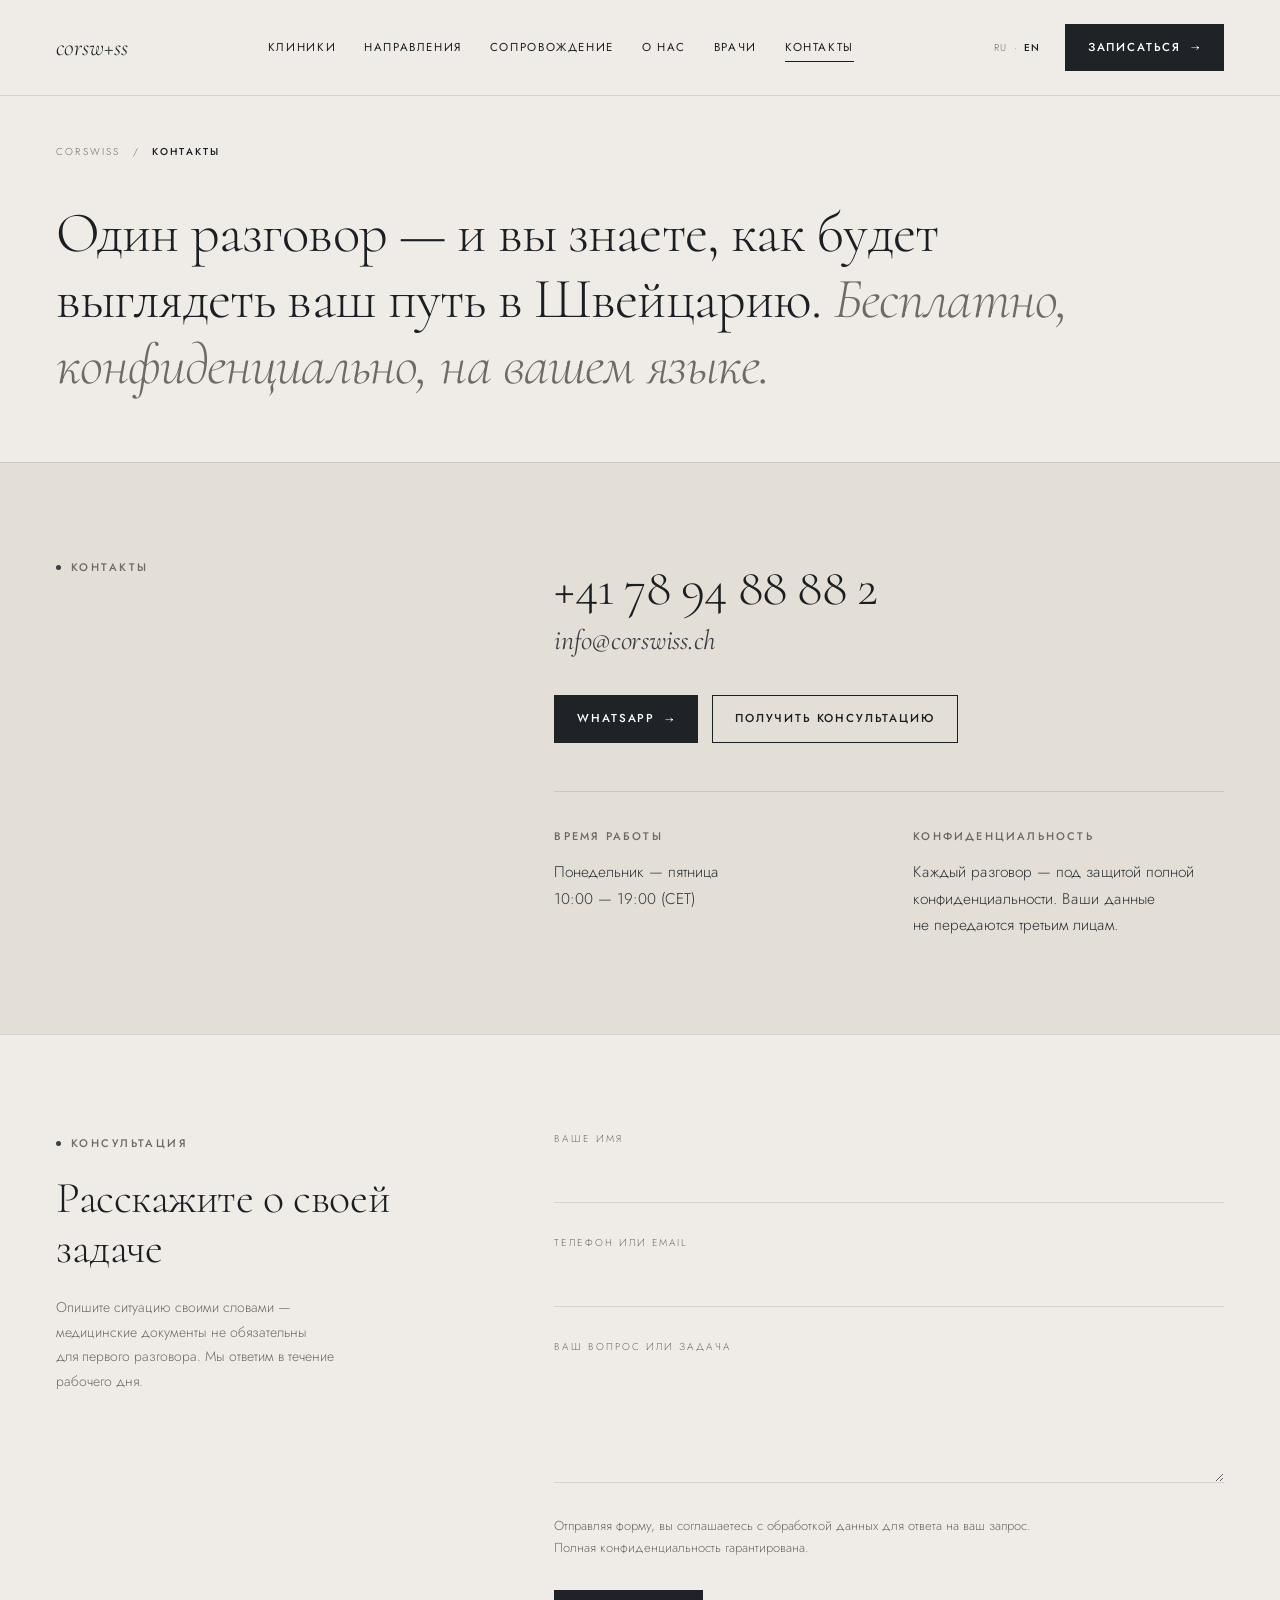
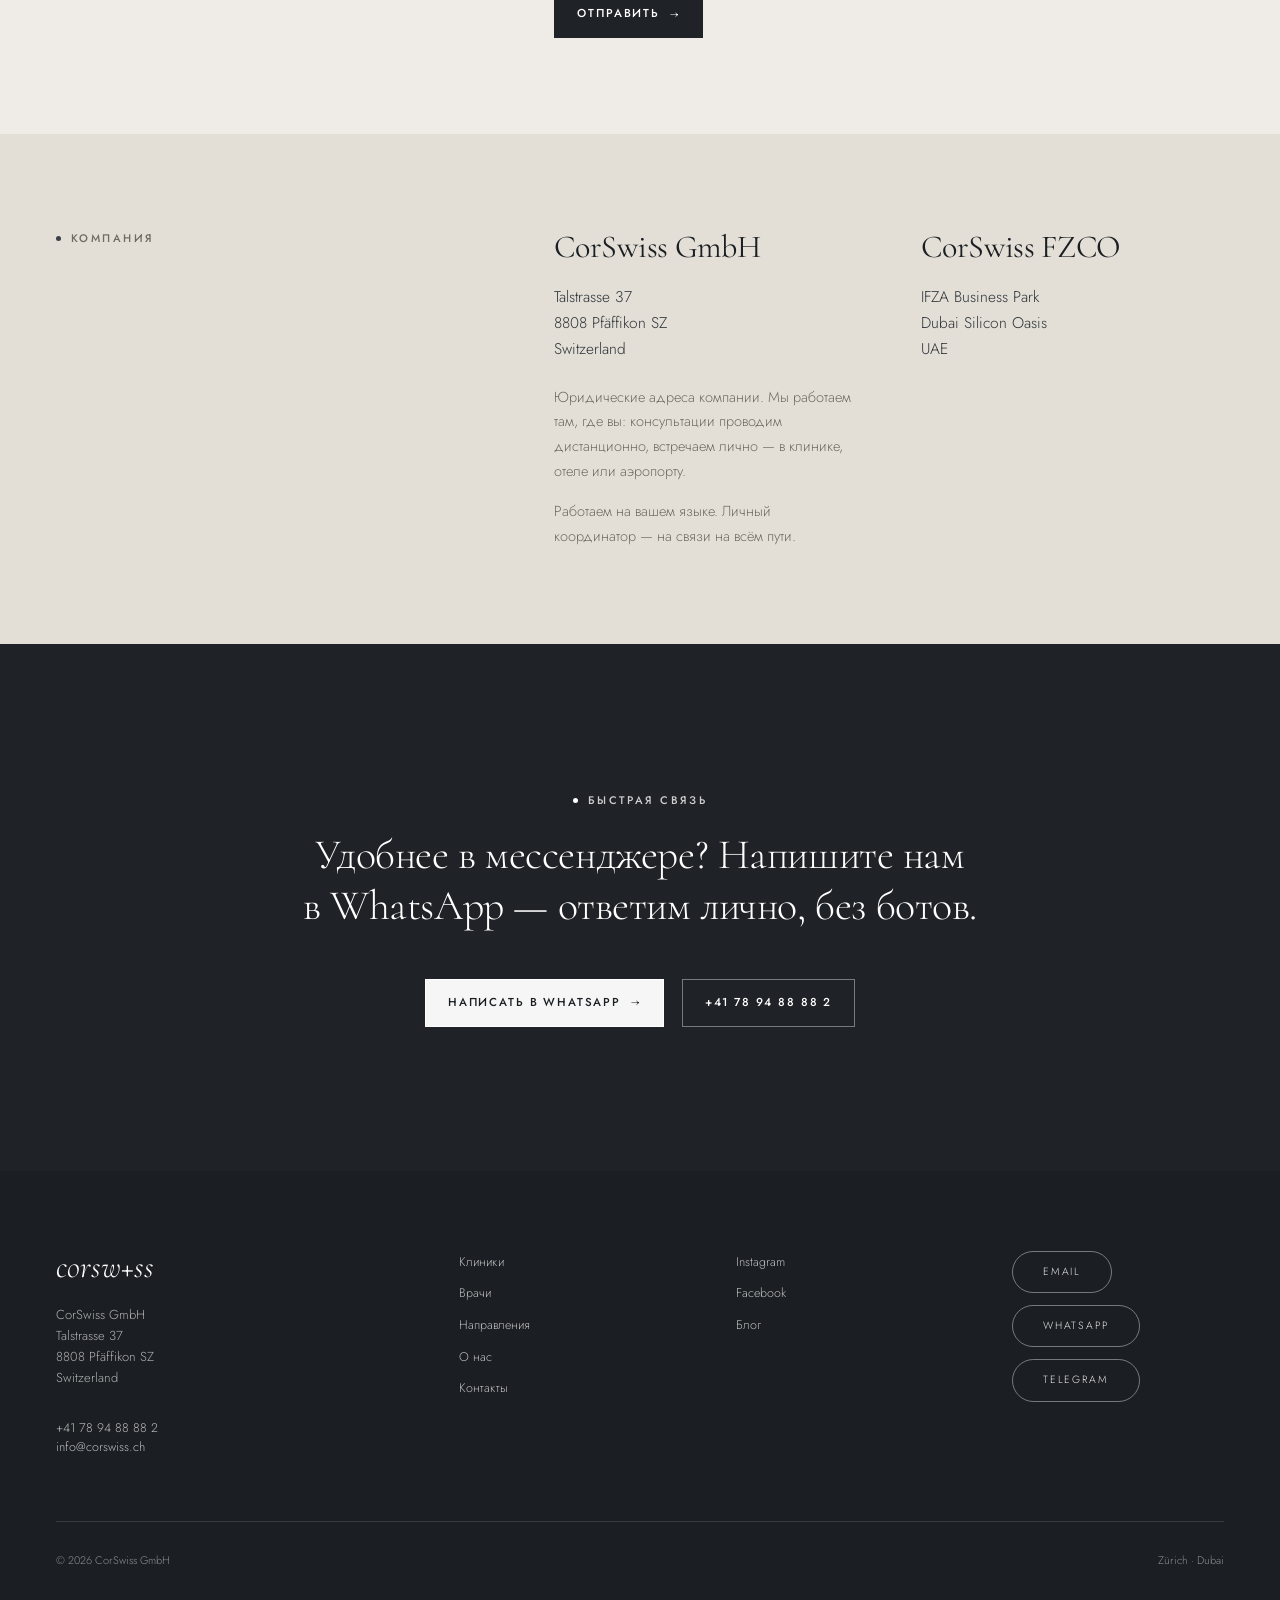
<file: contacts.html>
<!doctype html>
<html lang="ru">
    <head>
        <meta charset="UTF-8" />
        <meta name="viewport" content="width=device-width, initial-scale=1" />
        <title>Контакты — CorSwiss</title>
        <meta name="description" content="Телефон, email и WhatsApp CorSwiss. Форма конфиденциальной консультации, юридические адреса в Швейцарии и ОАЭ." />
        <link rel="preconnect" href="https://fonts.googleapis.com" />
        <link rel="preconnect" href="https://fonts.gstatic.com" crossorigin />
        <link href="https://fonts.googleapis.com/css2?family=Cormorant:ital,wght@0,300;0,400;0,500;1,300;1,400;1,500&family=Jost:wght@300;400;500;600&display=swap" rel="stylesheet" />
        <link rel="stylesheet" href="css/style.css" />
    </head>
    <body>
        <header class="site-header">
            <a class="logo" href="index.html">corsw<b>+</b>ss</a>
            <button class="nav-toggle" type="button" aria-expanded="false" aria-controls="site-nav" aria-label="Меню">
                <span class="nav-toggle__bar" aria-hidden="true"></span>
                <span class="nav-toggle__bar" aria-hidden="true"></span>
            </button>
            <nav class="site-nav" id="site-nav" aria-label="Основная навигация">
                <ul>
                    <li><a href="clinics.html">Клиники</a></li>
                    <li><a href="specialties.html">Направления</a></li>
                    <li><a href="support.html">Сопровождение</a></li>
                    <li><a href="about.html">О нас</a></li>
                    <li><a href="doctors.html">Врачи</a></li>
                    <li><a href="contacts.html" aria-current="page">Контакты</a></li>
                </ul>
                <div class="site-nav__cta">
                    <a class="btn" href="#book" data-book-open>Записаться <span class="arr" aria-hidden="true">→</span></a>
                    <a class="btn site-nav__whatsapp" href="https://wa.me/41789488882" target="_blank" rel="noopener noreferrer">Написать в WhatsApp</a>
                    <a class="site-nav__phone" href="tel:+41789488882">+41 78 94 88 88 2</a>
                </div>
            </nav>
            <div class="header-side">
                <nav class="lang" aria-label="Язык сайта">
                    <a href="contacts.html" hreflang="ru" lang="ru" aria-current="true">RU</a>
                    <span class="lang__sep" aria-hidden="true">·</span>
                    <a href="#" hreflang="en" lang="en">EN</a>
                </nav>
                <a class="btn" href="#book" data-book-open>Записаться <span class="arr" aria-hidden="true">→</span></a>
            </div>
        </header>
        <div class="header-spacer" aria-hidden="true"></div>

        <main>
            <!-- Титул -->
            <section class="hero-text">
                <nav class="crumbs" aria-label="Хлебные крошки">
                    <a href="index.html">CorSwiss</a>
                    <span aria-hidden="true">/</span>
                    <span aria-current="page">Контакты</span>
                </nav>
                <h1 class="display hero-text__title">
                    Один разговор — и вы знаете, как будет выглядеть ваш путь в Швейцарию.
                    <em>Бесплатно, конфиденциально, на вашем языке.</em>
                </h1>
            </section>

            <!-- Контактные данные -->
            <section class="section section--sunken section--ruled section--tight">
                <div class="grid grid--label">
                    <p class="eyebrow">Контакты</p>
                    <div>
                        <a class="display contact-phone" href="tel:+41789488882">+41 78 94 88 88 2</a>
                        <a class="display italic contact-email" href="mailto:info@corswiss.ch">info@corswiss.ch</a>
                        <div class="contact-actions">
                            <a class="btn" href="https://wa.me/41789488882">WhatsApp <span class="arr" aria-hidden="true">→</span></a>
                            <a class="btn btn--ghost" href="#form">Получить консультацию</a>
                        </div>
                        <div class="grid grid--2 contact-meta">
                            <div>
                                <h2 class="contact-meta__label">Время работы</h2>
                                <p class="contact-meta__text">Понедельник — пятница<br />10:00 — 19:00 (CET)</p>
                            </div>
                            <div>
                                <h2 class="contact-meta__label">Конфиденциальность</h2>
                                <p class="contact-meta__text contact-meta__text--narrow">Каждый разговор — под защитой полной конфиденциальности. Ваши данные не передаются третьим лицам.</p>
                            </div>
                        </div>
                    </div>
                </div>
            </section>

            <!-- Форма -->
            <section class="section section--ruled section--tight" id="form">
                <div class="grid grid--label">
                    <div>
                        <p class="eyebrow">Консультация</p>
                        <h2 class="display contact-form__title">Расскажите о своей задаче</h2>
                        <p class="lede contact-form__lede">Опишите ситуацию своими словами — медицинские документы не обязательны для первого разговора. Мы ответим в течение рабочего дня.</p>
                    </div>
                    <form action="#" method="post">
                        <div class="field"><label for="f-name">Ваше имя</label><input class="input" id="f-name" name="name" type="text" /></div>
                        <div class="field"><label for="f-contact">Телефон или email</label><input class="input" id="f-contact" name="contact" type="text" /></div>
                        <div class="field"><label for="f-msg">Ваш вопрос или задача</label><textarea class="input" id="f-msg" name="message" rows="4"></textarea></div>
                        <p class="contact-form__note">Отправляя форму, вы соглашаетесь с обработкой данных для ответа на ваш запрос. Полная конфиденциальность гарантирована.</p>
                        <button class="btn" type="submit">Отправить <span class="arr" aria-hidden="true">→</span></button>
                    </form>
                </div>
            </section>

            <!-- Юридические адреса -->
            <section class="section section--sunken section--tight">
                <div class="grid grid--label">
                    <p class="eyebrow">Компания</p>
                    <div class="grid grid--2 contact-offices">
                        <div>
                            <h2 class="display contact-office__title">CorSwiss GmbH</h2>
                            <address class="contact-office__address">
                                Talstrasse 37<br />
                                8808 Pfäffikon SZ<br />
                                Switzerland
                            </address>
                            <p class="contact-office__note">Юридические адреса компании. Мы работаем там, где вы: консультации проводим дистанционно, встречаем лично — в клинике, отеле или аэропорту.</p>
                            <p class="contact-office__note contact-office__note--last">Работаем на вашем языке. Личный координатор — на связи на всём пути.</p>
                        </div>
                        <div>
                            <h2 class="display contact-office__title">CorSwiss FZCO</h2>
                            <address class="contact-office__address contact-office__address--last">
                                IFZA Business Park<br />
                                Dubai Silicon Oasis<br />
                                UAE
                            </address>
                        </div>
                    </div>
                </div>
            </section>

            <!-- WhatsApp -->
            <section class="section section--accent cta-band">
                <div class="cta-band__inner">
                    <p class="eyebrow eyebrow--light">Быстрая связь</p>
                    <h2 class="display">Удобнее в мессенджере? Напишите нам в WhatsApp — ответим лично, без ботов.</h2>
                    <div class="cta-band__actions">
                        <a class="btn btn--light" href="https://wa.me/41789488882">Написать в WhatsApp <span class="arr" aria-hidden="true">→</span></a>
                        <a class="btn btn--ghost-light" href="tel:+41789488882">+41 78 94 88 88 2</a>
                    </div>
                </div>
            </section>
        </main>

        <footer class="site-footer">
            <div class="footer-grid">
                <div>
                    <a class="logo" href="index.html">corsw<b>+</b>ss</a>
                    <p class="footer-note">
                        CorSwiss GmbH<br />
                        Talstrasse 37<br />
                        8808 Pfäffikon SZ<br />
                        Switzerland
                    </p>
                    <div class="footer-contact">
                        <div><a href="tel:+41789488882">+41 78 94 88 88 2</a></div>
                        <div><a href="mailto:info@corswiss.ch">info@corswiss.ch</a></div>
                    </div>
                </div>
                <nav aria-label="Разделы сайта">
                    <ul>
                        <li><a href="clinics.html">Клиники</a></li>
                        <li><a href="doctors.html">Врачи</a></li>
                        <li><a href="specialties.html">Направления</a></li>
                        <li><a href="about.html">О нас</a></li>
                        <li><a href="contacts.html">Контакты</a></li>
                    </ul>
                </nav>
                <nav aria-label="Медиа">
                    <ul>
                        <li><a href="#">Instagram</a></li>
                        <li><a href="https://www.facebook.com/corswiss.ch">Facebook</a></li>
                        <li><a href="blog.html">Блог</a></li>
                    </ul>
                </nav>
                <div class="footer-social">
                    <a href="mailto:info@corswiss.ch">Email</a>
                    <a href="https://wa.me/41789488882">WhatsApp</a>
                    <a href="#">Telegram</a>
                </div>
            </div>
            <div class="footer-bottom">
                <span>© 2026 CorSwiss GmbH</span>
                <span>Zürich · Dubai</span>
            </div>
        </footer>
        <script src="js/header.js"></script>
        <script src="js/book-modal.js"></script>
        <script src="js/phone-mask.js"></script>
        <script src="js/nbsp.js"></script>
    </body>
</html>
</file>
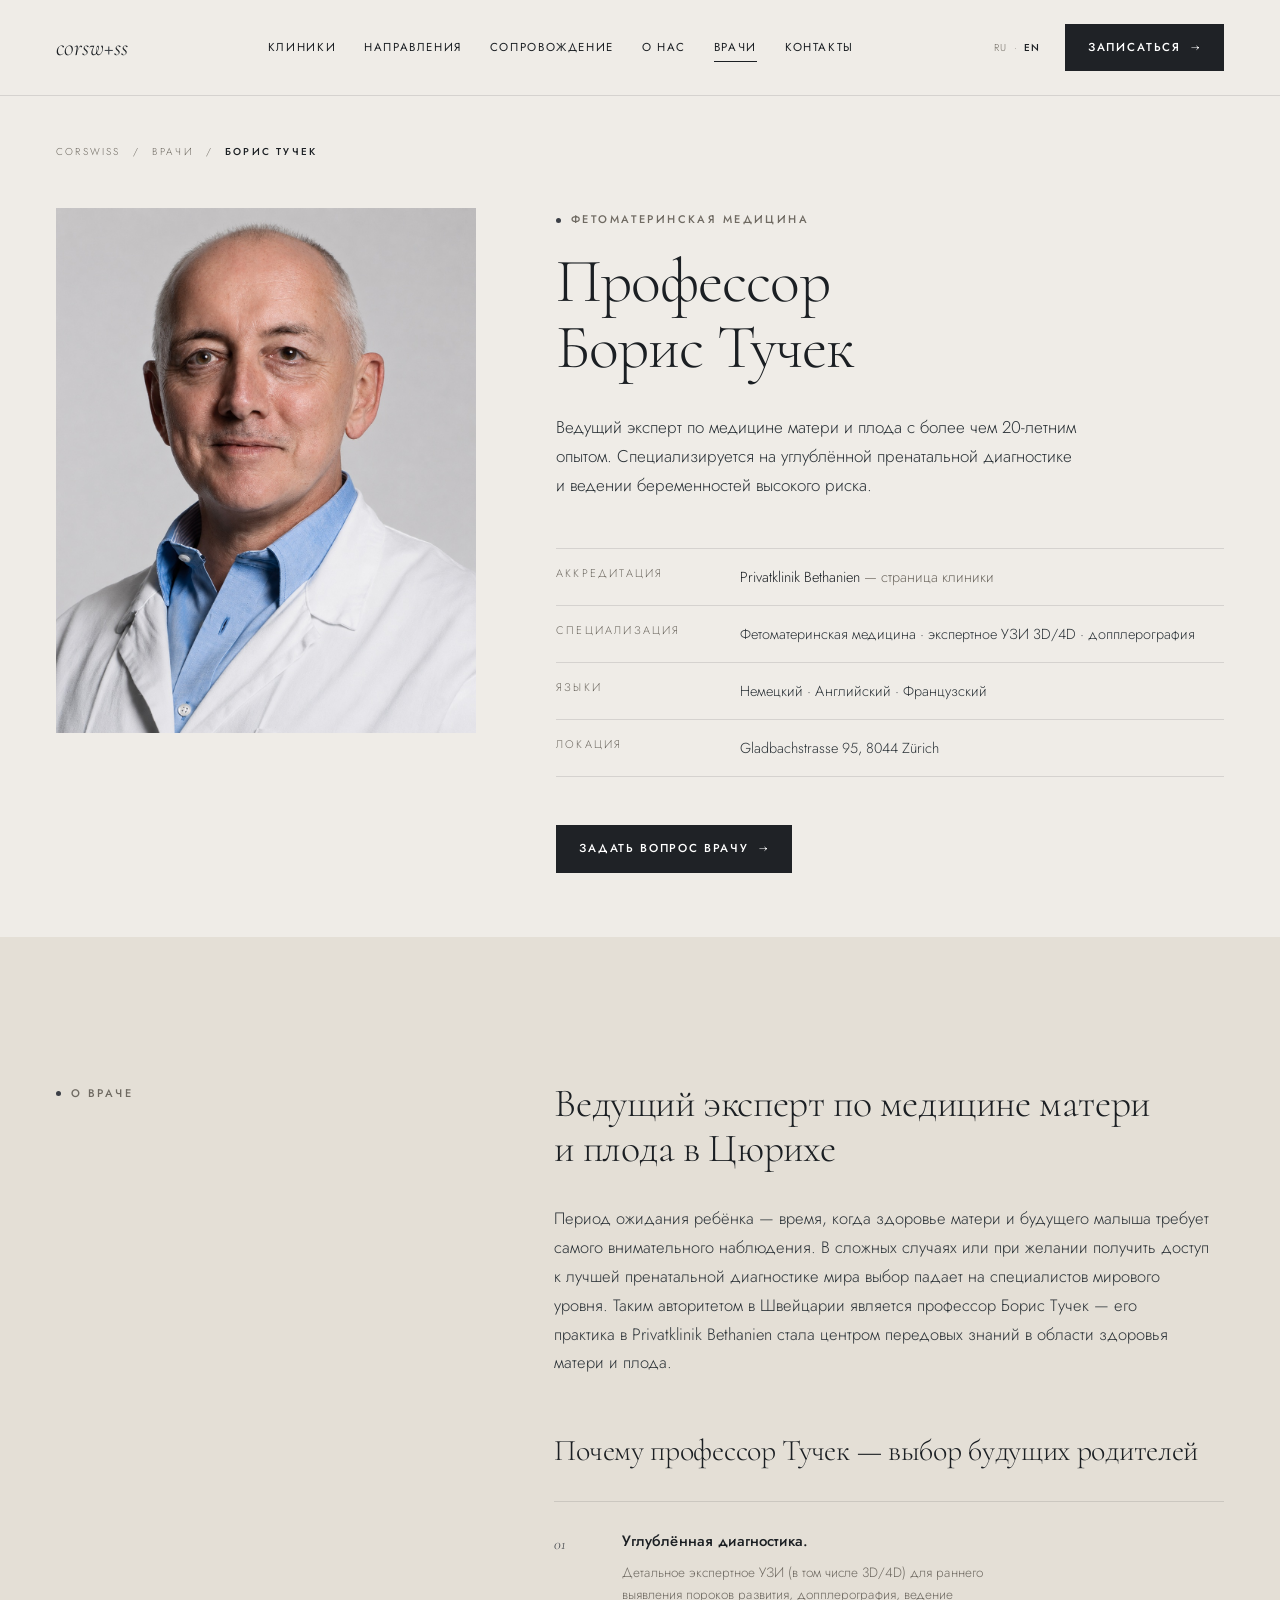
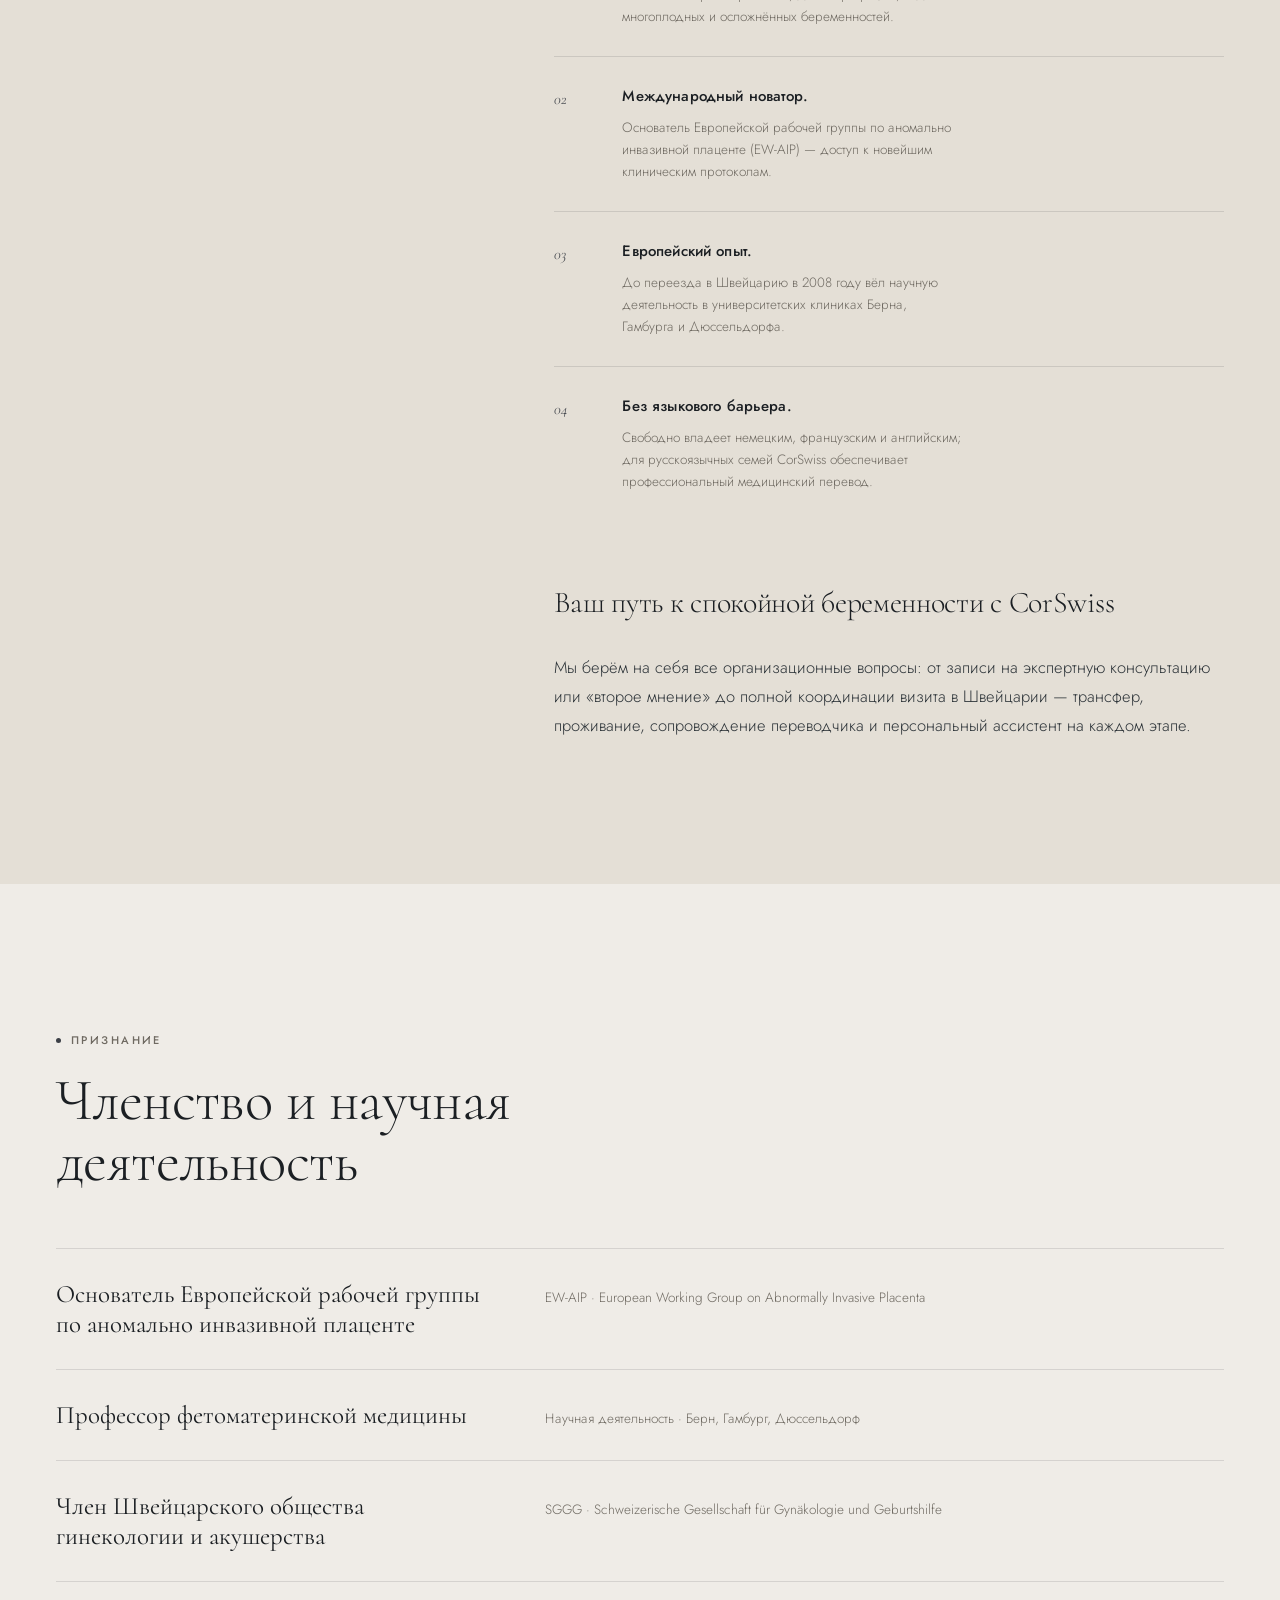
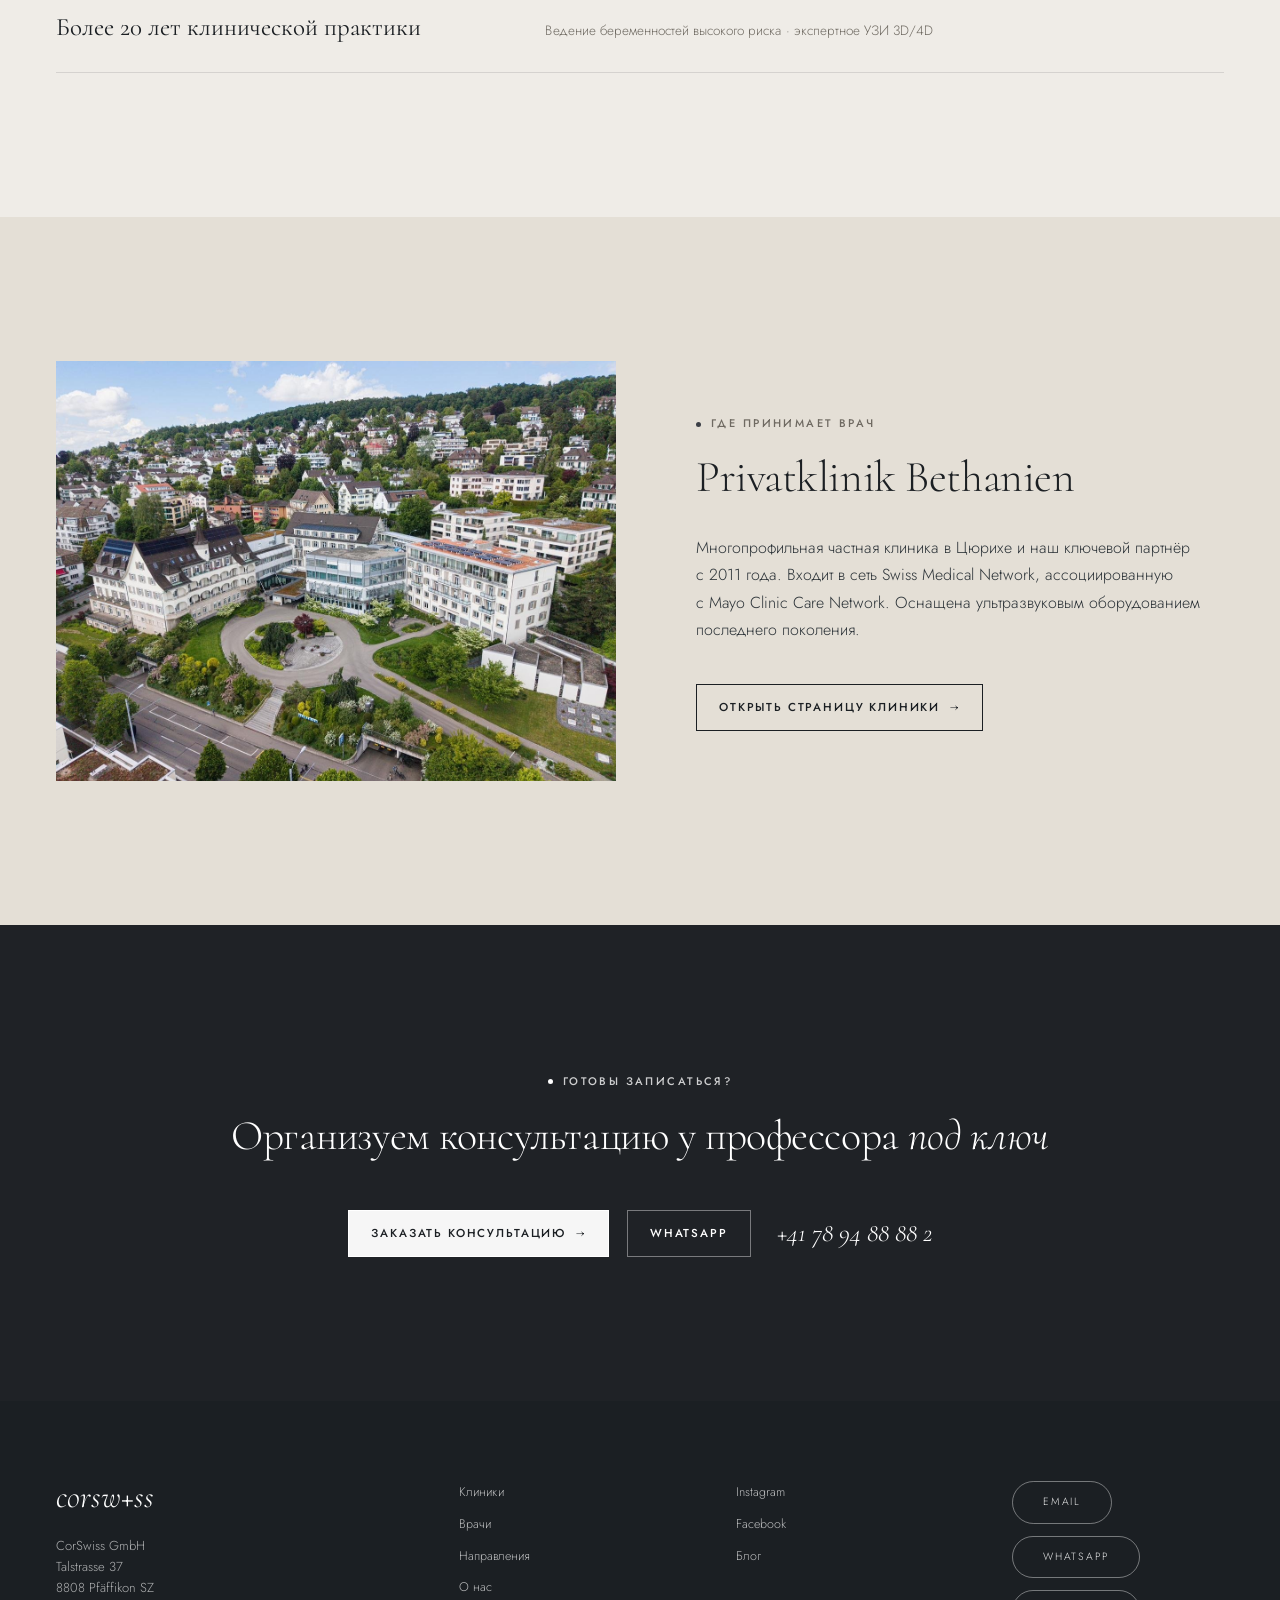
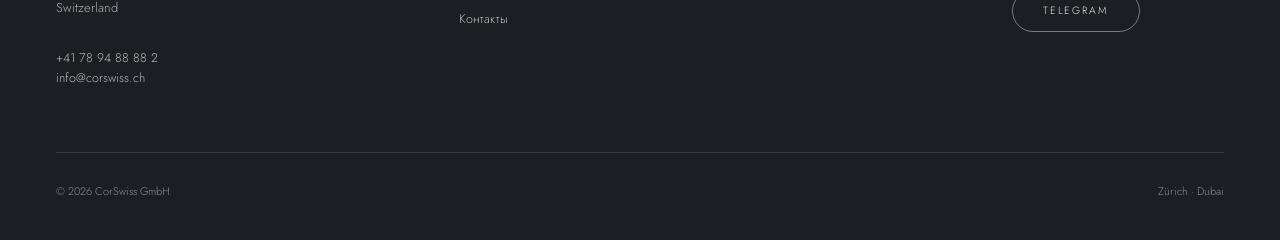
<file: doctor.html>
<!doctype html>
<html lang="ru">
    <head>
        <meta charset="UTF-8" />
        <meta name="viewport" content="width=device-width, initial-scale=1" />
        <title>Профессор Борис Тучек — CorSwiss</title>
        <meta name="description" content="Профессор Борис Тучек — ведущий эксперт по медицине матери и плода в Цюрихе: экспертное УЗИ 3D/4D, допплерография, беременности высокого риска." />
        <link rel="preconnect" href="https://fonts.googleapis.com" />
        <link rel="preconnect" href="https://fonts.gstatic.com" crossorigin />
        <link href="https://fonts.googleapis.com/css2?family=Cormorant:ital,wght@0,300;0,400;0,500;1,300;1,400;1,500&family=Jost:wght@300;400;500;600&display=swap" rel="stylesheet" />
        <link rel="stylesheet" href="css/style.css" />
    </head>
    <body>
        <header class="site-header">
            <a class="logo" href="index.html">corsw<b>+</b>ss</a>
            <button class="nav-toggle" type="button" aria-expanded="false" aria-controls="site-nav" aria-label="Меню">
                <span class="nav-toggle__bar" aria-hidden="true"></span>
                <span class="nav-toggle__bar" aria-hidden="true"></span>
            </button>
            <nav class="site-nav" id="site-nav" aria-label="Основная навигация">
                <ul>
                    <li><a href="clinics.html">Клиники</a></li>
                    <li><a href="specialties.html">Направления</a></li>
                    <li><a href="support.html">Сопровождение</a></li>
                    <li><a href="about.html">О нас</a></li>
                    <li><a href="doctors.html" aria-current="page">Врачи</a></li>
                    <li><a href="contacts.html">Контакты</a></li>
                </ul>
                <div class="site-nav__cta">
                    <a class="btn" href="#book" data-book-open>Записаться <span class="arr" aria-hidden="true">→</span></a>
                    <a class="btn site-nav__whatsapp" href="https://wa.me/41789488882" target="_blank" rel="noopener noreferrer">Написать в WhatsApp</a>
                    <a class="site-nav__phone" href="tel:+41789488882">+41 78 94 88 88 2</a>
                </div>
            </nav>
            <div class="header-side">
                <nav class="lang" aria-label="Язык сайта">
                    <a href="doctor.html" hreflang="ru" lang="ru" aria-current="true">RU</a>
                    <span class="lang__sep" aria-hidden="true">·</span>
                    <a href="#" hreflang="en" lang="en">EN</a>
                </nav>
                <a class="btn" href="#book" data-book-open>Записаться <span class="arr" aria-hidden="true">→</span></a>
            </div>
        </header>
        <div class="header-spacer" aria-hidden="true"></div>

        <main>
            <!-- Титул: портрет + имя -->
            <section class="hero-text">
                <nav class="crumbs" aria-label="Хлебные крошки">
                    <a href="index.html">CorSwiss</a>
                    <span aria-hidden="true">/</span>
                    <a href="doctors.html">Врачи</a>
                    <span aria-hidden="true">/</span>
                    <span aria-current="page">Борис Тучек</span>
                </nav>
                <div class="grid doctor-hero">
                    <figure>
                        <div class="photo photo--portrait">
                            <img src="images/doctor-tutschek.jpg" alt="Профессор Борис Тучек" />
                        </div>
                    </figure>
                    <div>
                        <p class="eyebrow">Фетоматеринская медицина</p>
                        <h1 class="display doctor-hero__title">Профессор<br />Борис Тучек</h1>
                        <p class="doctor-hero__lede">Ведущий эксперт по медицине матери и плода с более чем 20-летним опытом. Специализируется на углублённой пренатальной диагностике и ведении беременностей высокого риска.</p>
                        <dl class="doctor-facts">
                            <div class="doctor-facts__row">
                                <dt class="doctor-facts__label">Аккредитация</dt>
                                <dd class="doctor-facts__value">
                                    <a href="clinic.html">Privatklinik Bethanien</a>
                                    <span class="doctor-facts__hint"> — страница клиники</span>
                                </dd>
                            </div>
                            <div class="doctor-facts__row">
                                <dt class="doctor-facts__label">Специализация</dt>
                                <dd class="doctor-facts__value">Фетоматеринская медицина · экспертное УЗИ 3D/4D · допплерография</dd>
                            </div>
                            <div class="doctor-facts__row">
                                <dt class="doctor-facts__label">Языки</dt>
                                <dd class="doctor-facts__value">Немецкий · Английский · Французский</dd>
                            </div>
                            <div class="doctor-facts__row">
                                <dt class="doctor-facts__label">Локация</dt>
                                <dd class="doctor-facts__value">Gladbachstrasse 95, 8044 Zürich</dd>
                            </div>
                        </dl>
                        <a class="btn" href="contacts.html">Задать вопрос врачу <span class="arr" aria-hidden="true">→</span></a>
                    </div>
                </div>
            </section>

            <!-- О враче -->
            <section class="section section--sunken">
                <div class="grid grid--label">
                    <div>
                        <p class="eyebrow">О враче</p>
                    </div>
                    <div>
                        <h2 class="display doctor-about__title">Ведущий эксперт по медицине матери и плода в Цюрихе</h2>
                        <p class="doctor-about__text">Период ожидания ребёнка — время, когда здоровье матери и будущего малыша требует самого внимательного наблюдения. В сложных случаях или при желании получить доступ к лучшей пренатальной диагностике мира выбор падает на специалистов мирового уровня. Таким авторитетом в Швейцарии является профессор Борис Тучек — его практика в Privatklinik Bethanien стала центром передовых знаний в области здоровья матери и плода.</p>
                        <h3 class="display doctor-about__subtitle">Почему профессор Тучек — выбор будущих родителей</h3>
                        <div class="svc-list svc-list--single">
                            <article>
                                <span class="num">01</span>
                                <div>
                                    <h3>Углублённая диагностика.</h3>
                                    <p>Детальное экспертное УЗИ (в том числе 3D/4D) для раннего выявления пороков развития, допплерография, ведение многоплодных и осложнённых беременностей.</p>
                                </div>
                            </article>
                            <article>
                                <span class="num">02</span>
                                <div>
                                    <h3>Международный новатор.</h3>
                                    <p>Основатель Европейской рабочей группы по аномально инвазивной плаценте (EW-AIP) — доступ к новейшим клиническим протоколам.</p>
                                </div>
                            </article>
                            <article>
                                <span class="num">03</span>
                                <div>
                                    <h3>Европейский опыт.</h3>
                                    <p>До переезда в Швейцарию в 2008 году вёл научную деятельность в университетских клиниках Берна, Гамбурга и Дюссельдорфа.</p>
                                </div>
                            </article>
                            <article>
                                <span class="num">04</span>
                                <div>
                                    <h3>Без языкового барьера.</h3>
                                    <p>Свободно владеет немецким, французским и английским; для русскоязычных семей CorSwiss обеспечивает профессиональный медицинский перевод.</p>
                                </div>
                            </article>
                        </div>
                        <h3 class="display doctor-about__subtitle doctor-about__subtitle--spaced">Ваш путь к спокойной беременности с CorSwiss</h3>
                        <p class="doctor-about__text doctor-about__text--last">Мы берём на себя все организационные вопросы: от записи на экспертную консультацию или «второе мнение» до полной координации визита в Швейцарии — трансфер, проживание, сопровождение переводчика и персональный ассистент на каждом этапе.</p>
                    </div>
                </div>
            </section>

            <!-- Признание -->
            <section class="section">
                <div class="section-head section-head--recognition">
                    <div>
                        <p class="eyebrow">Признание</p>
                        <h2 class="display section-head__title">Членство и научная деятельность</h2>
                    </div>
                </div>
                <div class="row-link">
                    <h3>Основатель Европейской рабочей группы по аномально инвазивной плаценте</h3>
                    <p>EW-AIP · European Working Group on Abnormally Invasive Placenta</p>
                    <span class="row-link__arr" aria-hidden="true"></span>
                </div>
                <div class="row-link">
                    <h3>Профессор фетоматеринской медицины</h3>
                    <p>Научная деятельность · Берн, Гамбург, Дюссельдорф</p>
                    <span class="row-link__arr" aria-hidden="true"></span>
                </div>
                <div class="row-link">
                    <h3>Член Швейцарского общества гинекологии и акушерства</h3>
                    <p>SGGG · Schweizerische Gesellschaft für Gynäkologie und Geburtshilfe</p>
                    <span class="row-link__arr" aria-hidden="true"></span>
                </div>
                <div class="row-link">
                    <h3>Более 20 лет клинической практики</h3>
                    <p>Ведение беременностей высокого риска · экспертное УЗИ 3D/4D</p>
                    <span class="row-link__arr" aria-hidden="true"></span>
                </div>
            </section>

            <!-- Где принимает врач -->
            <section class="section section--sunken">
                <div class="grid doctor-clinic">
                    <figure>
                        <div class="photo photo--landscape">
                            <img src="images/doctors/bethanien-feature.jpg" alt="Privatklinik Bethanien" />
                        </div>
                    </figure>
                    <div>
                        <p class="eyebrow">Где принимает врач</p>
                        <h2 class="display doctor-clinic__title">Privatklinik Bethanien</h2>
                        <p class="doctor-clinic__text">Многопрофильная частная клиника в Цюрихе и наш ключевой партнёр с 2011 года. Входит в сеть Swiss Medical Network, ассоциированную с Mayo Clinic Care Network. Оснащена ультразвуковым оборудованием последнего поколения.</p>
                        <a class="btn btn--ghost" href="clinic.html">Открыть страницу клиники <span class="arr" aria-hidden="true">→</span></a>
                    </div>
                </div>
            </section>

            <!-- Призыв -->
            <section class="section section--accent cta-band" id="cta">
                <div class="cta-band__inner cta-band__inner--wide">
                    <p class="eyebrow eyebrow--light">Готовы записаться?</p>
                    <h2 class="display cta-band__title">Организуем консультацию у профессора <em class="italic">под ключ</em></h2>
                    <div class="cta-band__actions">
                        <a class="btn btn--light" href="contacts.html">Заказать консультацию <span class="arr" aria-hidden="true">→</span></a>
                        <a class="btn btn--ghost-light" href="https://wa.me/41789488882">WhatsApp</a>
                        <a class="cta-band__phone-link" href="tel:+41789488882">+41 78 94 88 88 2</a>
                    </div>
                </div>
            </section>
        </main>

        <footer class="site-footer">
            <div class="footer-grid">
                <div>
                    <a class="logo" href="index.html">corsw<b>+</b>ss</a>
                    <p class="footer-note">
                        CorSwiss GmbH<br />
                        Talstrasse 37<br />
                        8808 Pfäffikon SZ<br />
                        Switzerland
                    </p>
                    <div class="footer-contact">
                        <div><a href="tel:+41789488882">+41 78 94 88 88 2</a></div>
                        <div><a href="mailto:info@corswiss.ch">info@corswiss.ch</a></div>
                    </div>
                </div>
                <nav aria-label="Разделы сайта">
                    <ul>
                        <li><a href="clinics.html">Клиники</a></li>
                        <li><a href="doctors.html">Врачи</a></li>
                        <li><a href="specialties.html">Направления</a></li>
                        <li><a href="about.html">О нас</a></li>
                        <li><a href="contacts.html">Контакты</a></li>
                    </ul>
                </nav>
                <nav aria-label="Медиа">
                    <ul>
                        <li><a href="#">Instagram</a></li>
                        <li><a href="https://www.facebook.com/corswiss.ch">Facebook</a></li>
                        <li><a href="blog.html">Блог</a></li>
                    </ul>
                </nav>
                <div class="footer-social">
                    <a href="mailto:info@corswiss.ch">Email</a>
                    <a href="https://wa.me/41789488882">WhatsApp</a>
                    <a href="#">Telegram</a>
                </div>
            </div>
            <div class="footer-bottom">
                <span>© 2026 CorSwiss GmbH</span>
                <span>Zürich · Dubai</span>
            </div>
        </footer>
        <script src="js/header.js"></script>
        <script src="js/book-modal.js"></script>
        <script src="js/phone-mask.js"></script>
        <script src="js/nbsp.js"></script>
    </body>
</html>
</file>
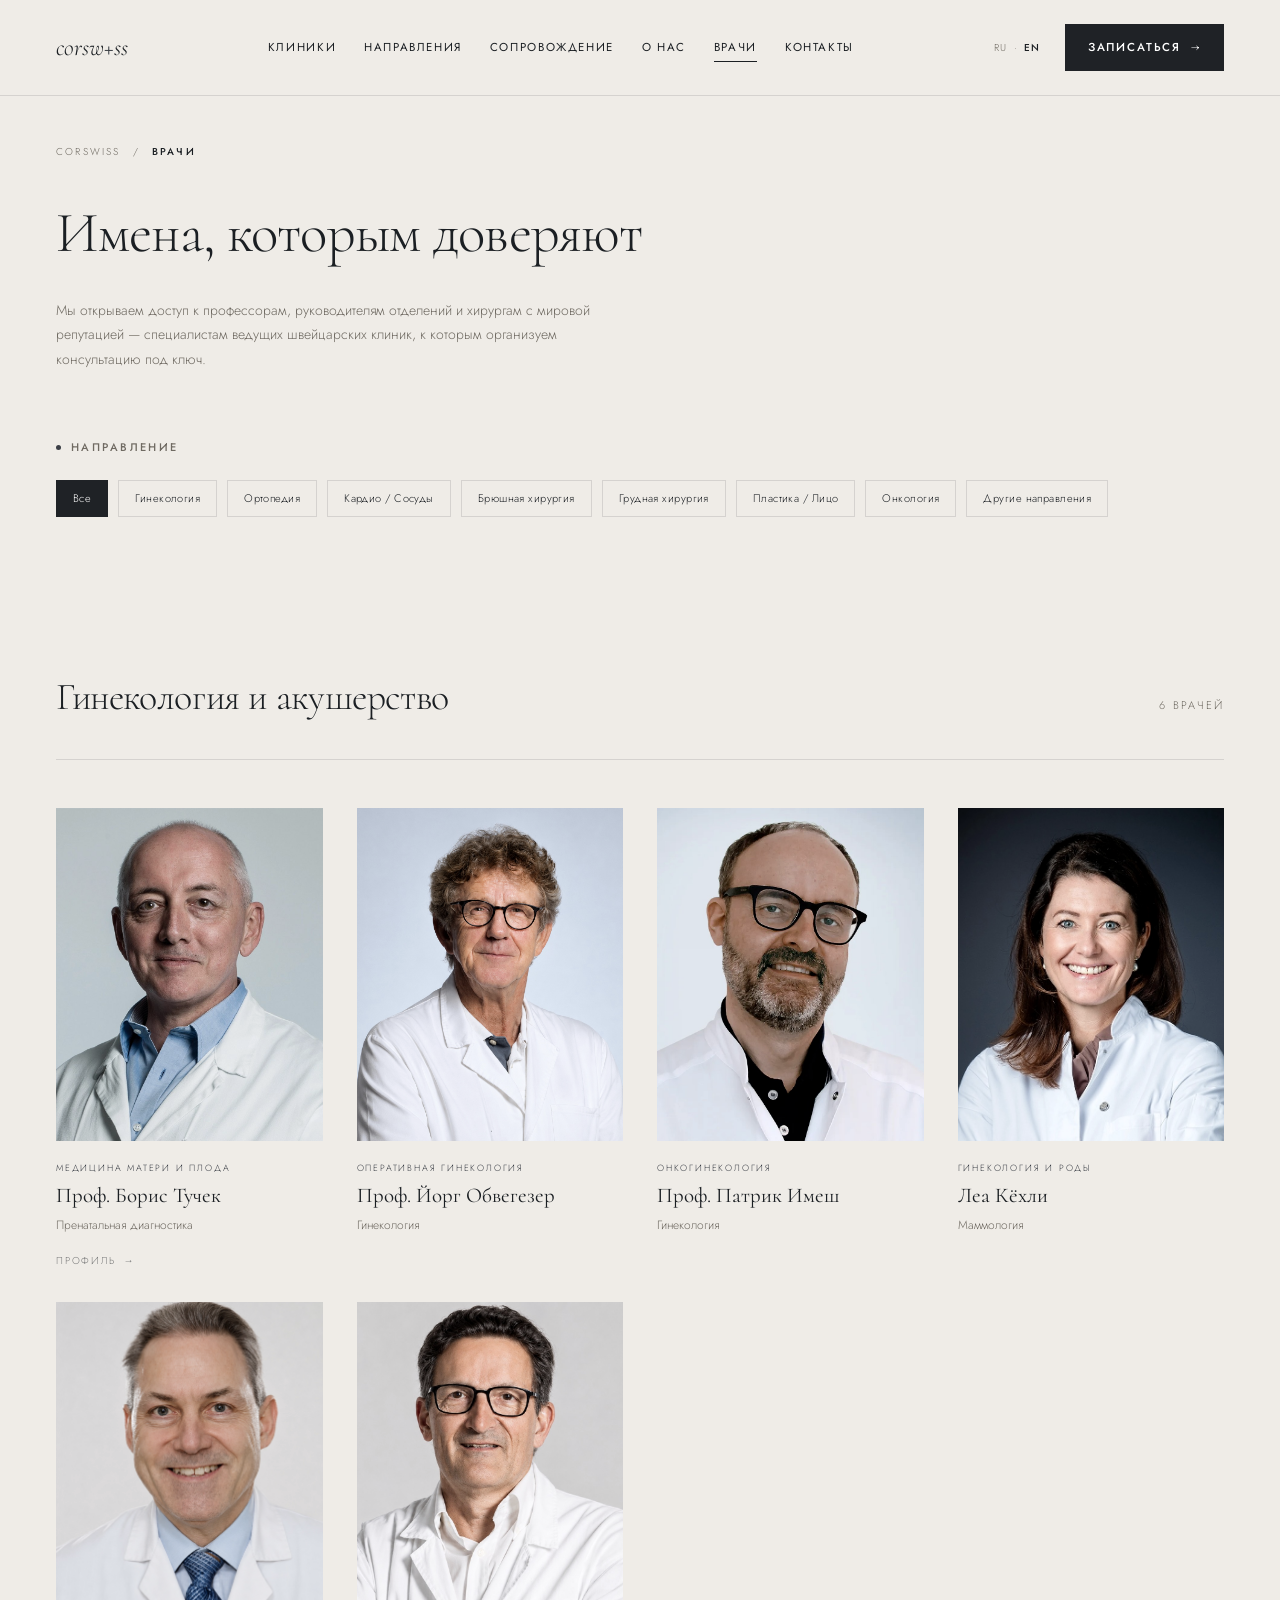
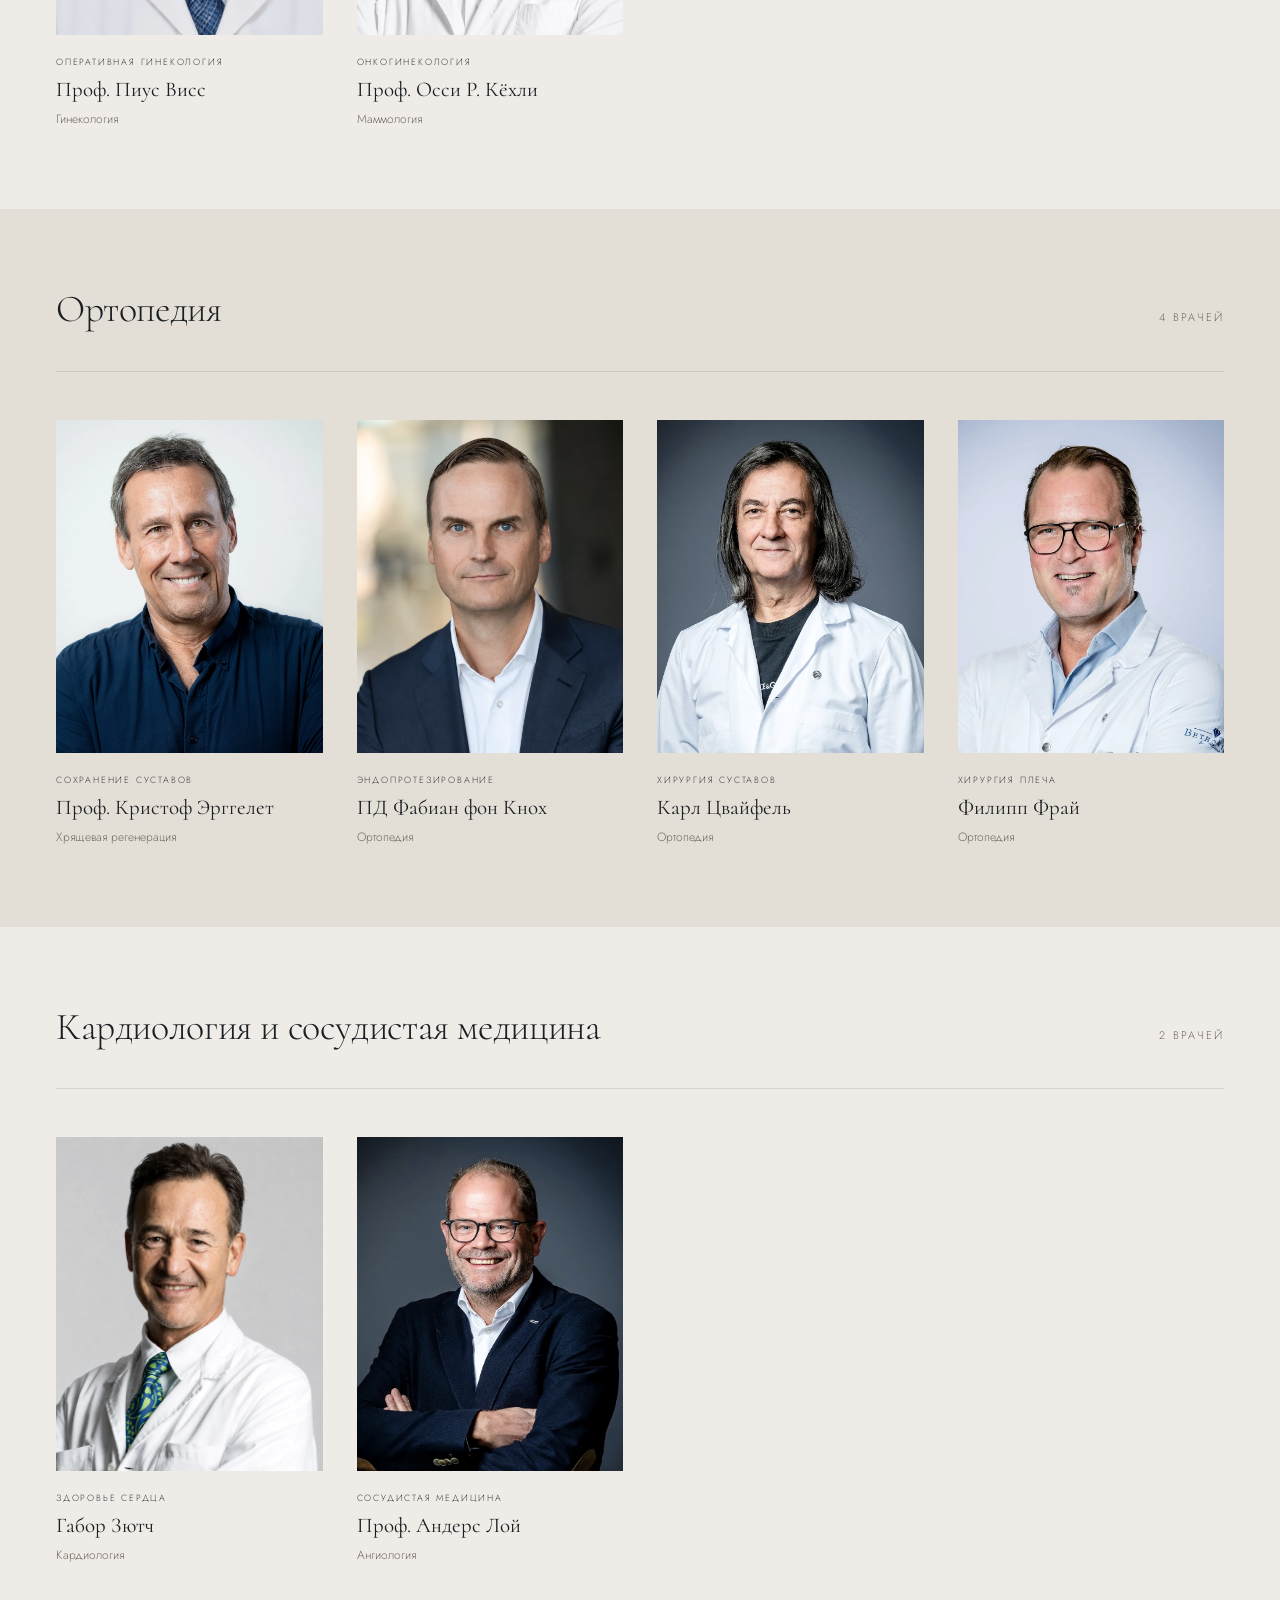
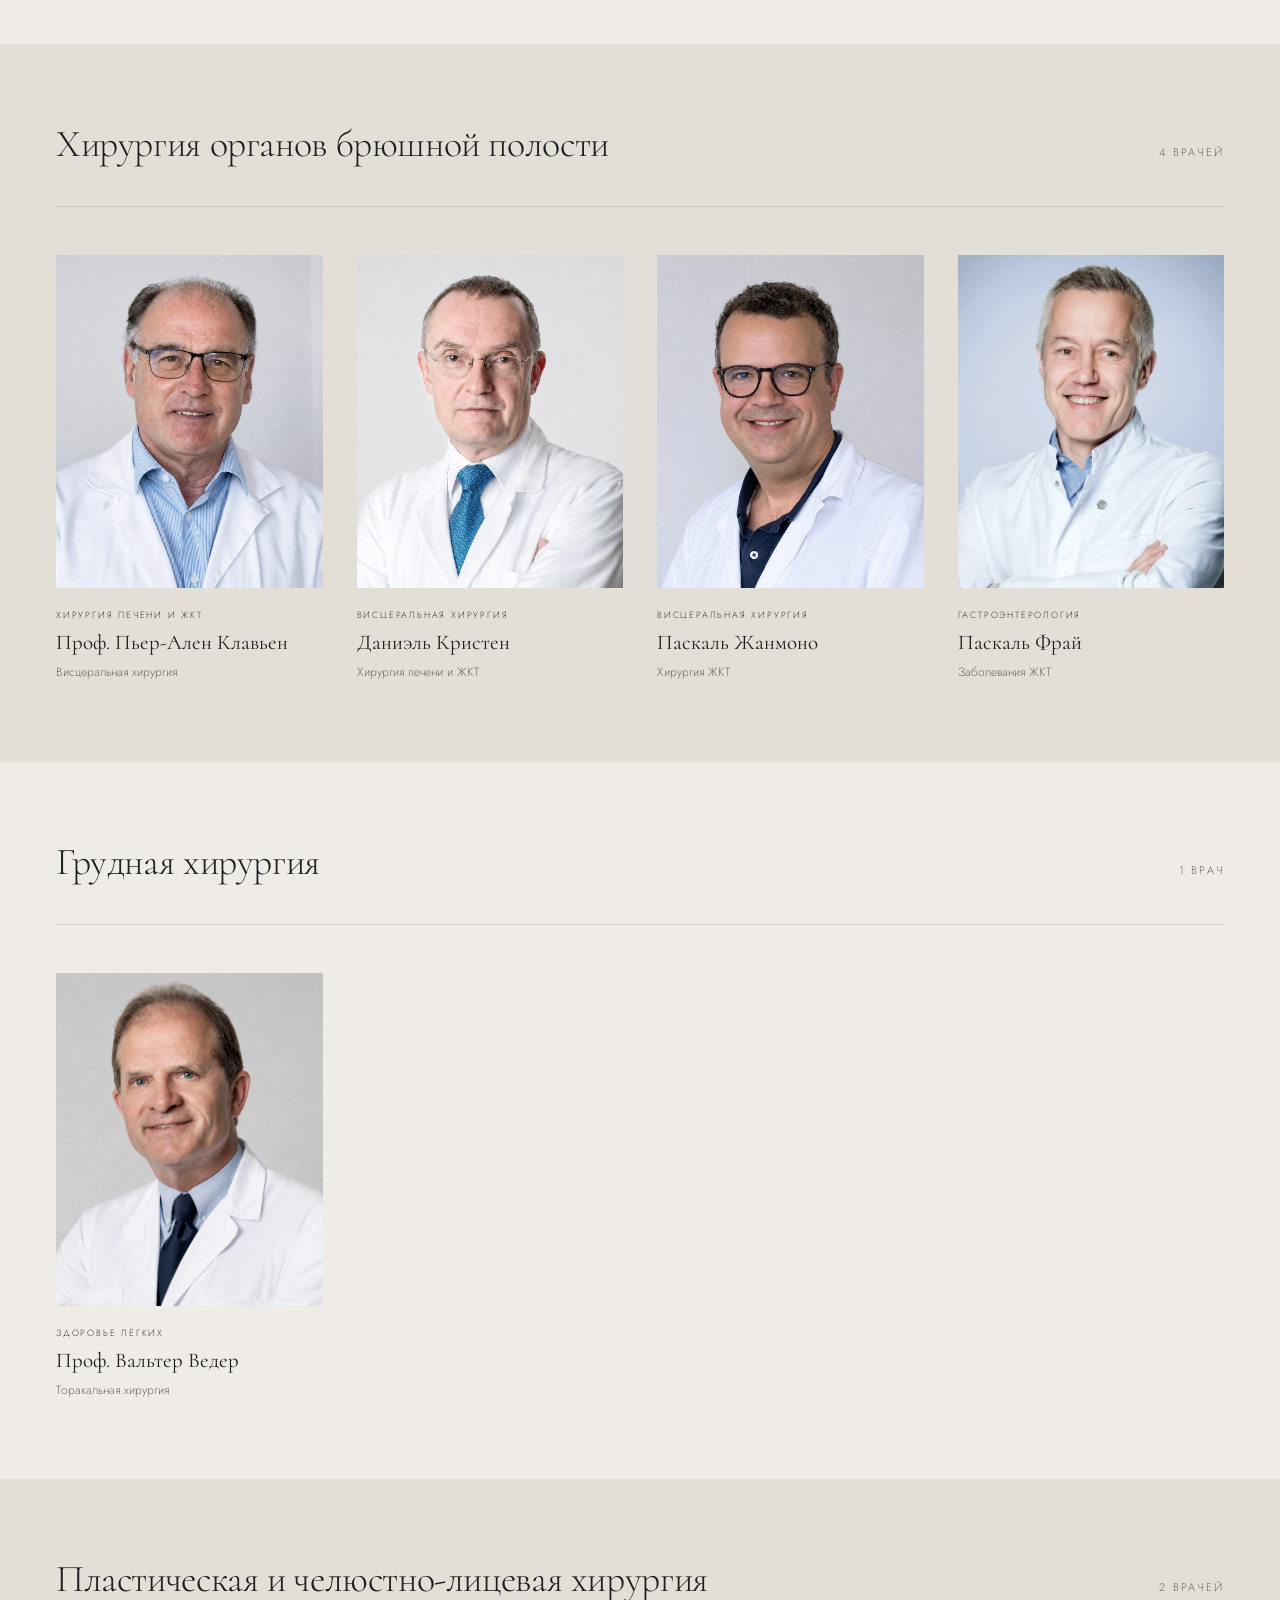
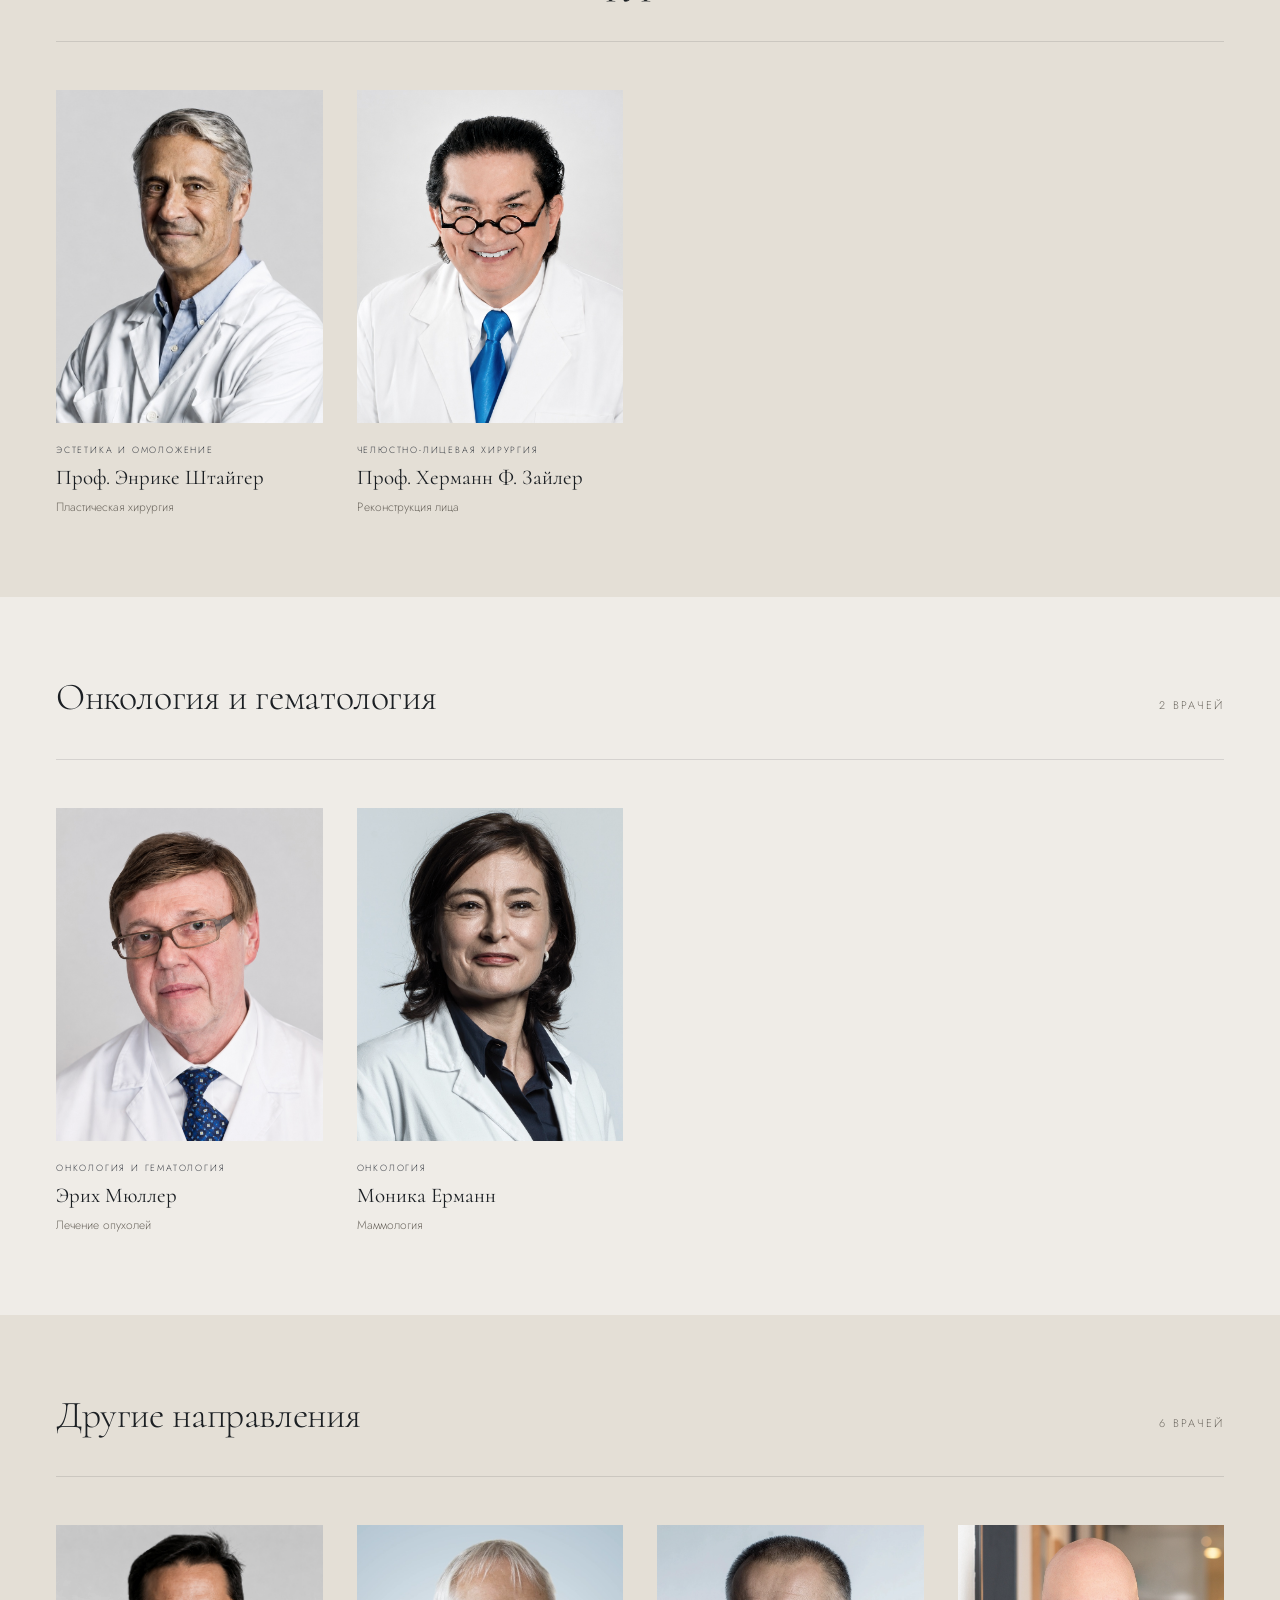
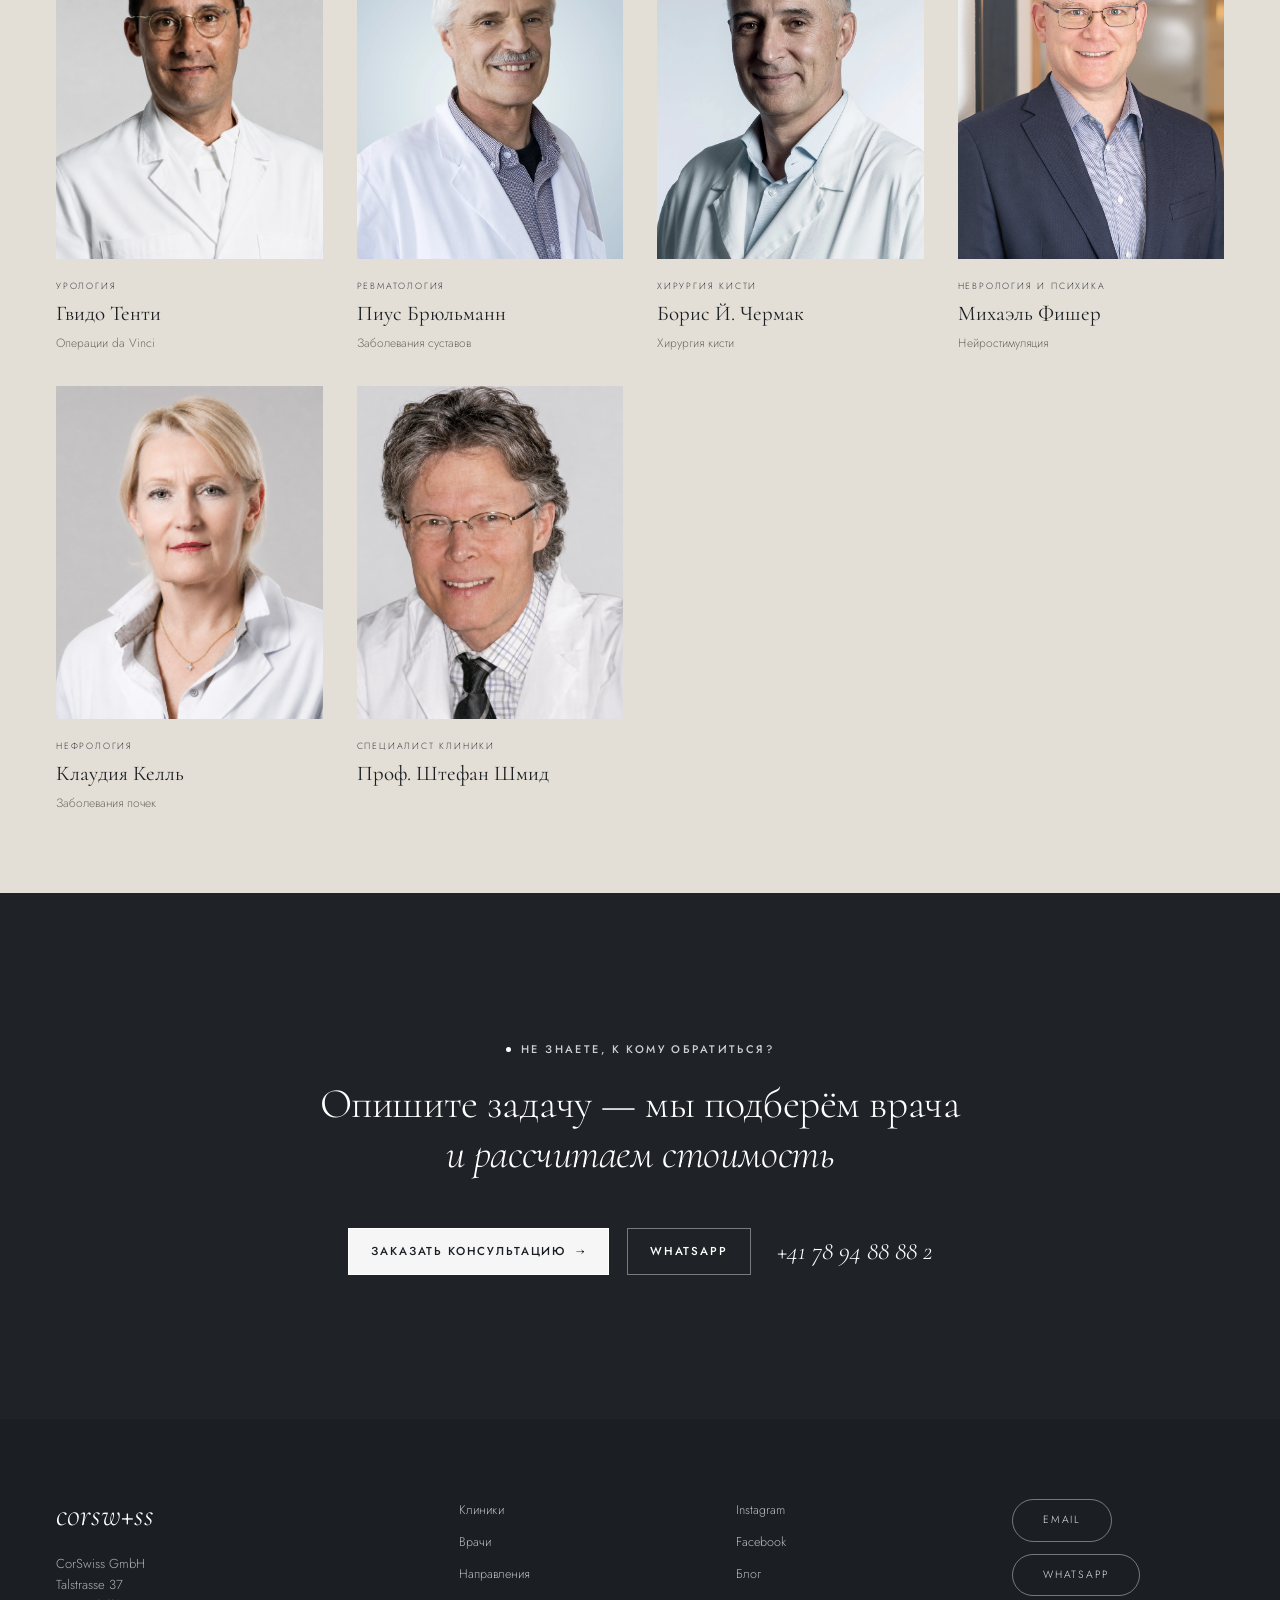
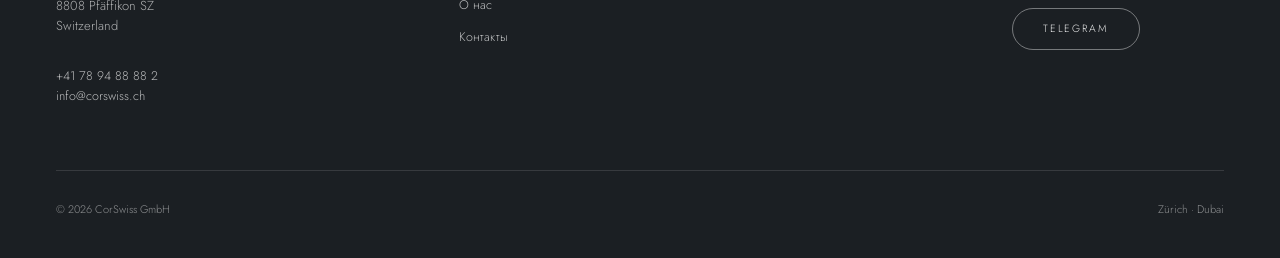
<file: doctors.html>
<!doctype html>
<html lang="ru">
    <head>
        <meta charset="UTF-8" />
        <meta name="viewport" content="width=device-width, initial-scale=1" />
        <title>Врачи — CorSwiss</title>
        <meta name="description" content="Профессора, руководители отделений и хирурги ведущих клиник Швейцарии — специалисты, к которым CorSwiss организует консультацию под ключ." />
        <link rel="preconnect" href="https://fonts.googleapis.com" />
        <link rel="preconnect" href="https://fonts.gstatic.com" crossorigin />
        <link href="https://fonts.googleapis.com/css2?family=Cormorant:ital,wght@0,300;0,400;0,500;1,300;1,400;1,500&family=Jost:wght@300;400;500;600&display=swap" rel="stylesheet" />
        <link rel="stylesheet" href="css/style.css" />
    </head>
    <body>
        <header class="site-header">
            <a class="logo" href="index.html">corsw<b>+</b>ss</a>
            <button class="nav-toggle" type="button" aria-expanded="false" aria-controls="site-nav" aria-label="Меню">
                <span class="nav-toggle__bar" aria-hidden="true"></span>
                <span class="nav-toggle__bar" aria-hidden="true"></span>
            </button>
            <nav class="site-nav" id="site-nav" aria-label="Основная навигация">
                <ul>
                    <li><a href="clinics.html">Клиники</a></li>
                    <li><a href="specialties.html">Направления</a></li>
                    <li><a href="support.html">Сопровождение</a></li>
                    <li><a href="about.html">О нас</a></li>
                    <li><a href="doctors.html" aria-current="page">Врачи</a></li>
                    <li><a href="contacts.html">Контакты</a></li>
                </ul>
                <div class="site-nav__cta">
                    <a class="btn" href="#book" data-book-open>Записаться <span class="arr" aria-hidden="true">→</span></a>
                    <a class="btn site-nav__whatsapp" href="https://wa.me/41789488882" target="_blank" rel="noopener noreferrer">Написать в WhatsApp</a>
                    <a class="site-nav__phone" href="tel:+41789488882">+41 78 94 88 88 2</a>
                </div>
            </nav>
            <div class="header-side">
                <nav class="lang" aria-label="Язык сайта">
                    <a href="doctors.html" hreflang="ru" lang="ru" aria-current="true">RU</a>
                    <span class="lang__sep" aria-hidden="true">·</span>
                    <a href="#" hreflang="en" lang="en">EN</a>
                </nav>
                <a class="btn" href="#book" data-book-open>Записаться <span class="arr" aria-hidden="true">→</span></a>
            </div>
        </header>
        <div class="header-spacer" aria-hidden="true"></div>

        <main>
            <!-- Титул -->
            <section class="hero-text">
                <nav class="crumbs" aria-label="Хлебные крошки">
                    <a href="index.html">CorSwiss</a>
                    <span aria-hidden="true">/</span>
                    <span aria-current="page">Врачи</span>
                </nav>
                <h1 class="display hero-text__title">Имена, которым доверяют</h1>
                <p class="lede doctors-intro__lede">Мы открываем доступ к профессорам, руководителям отделений и хирургам с мировой репутацией — специалистам ведущих швейцарских клиник, к которым организуем консультацию под ключ.</p>
            </section>

            <!-- Фильтр по направлениям -->
            <section class="doctors-filter">
                <p class="eyebrow doctors-filter__label">Направление</p>
                <div class="chips" role="group" aria-label="Фильтр по направлению">
                    <button class="chip" type="button" aria-pressed="true">Все</button>
                    <button class="chip" type="button" aria-pressed="false" data-target="g-gyn">Гинекология</button>
                    <button class="chip" type="button" aria-pressed="false" data-target="g-ortho">Ортопедия</button>
                    <button class="chip" type="button" aria-pressed="false" data-target="g-cardio">Кардио / Сосуды</button>
                    <button class="chip" type="button" aria-pressed="false" data-target="g-visceral">Брюшная хирургия</button>
                    <button class="chip" type="button" aria-pressed="false" data-target="g-thoracic">Грудная хирургия</button>
                    <button class="chip" type="button" aria-pressed="false" data-target="g-plastic">Пластика / Лицо</button>
                    <button class="chip" type="button" aria-pressed="false" data-target="g-onco">Онкология</button>
                    <button class="chip" type="button" aria-pressed="false" data-target="g-other">Другие направления</button>
                </div>
            </section>

            <!-- Гинекология -->
            <section class="section doctors-group" id="g-gyn">
                <div class="doctors-group__head">
                    <h2 class="display doctors-group__title">Гинекология и акушерство</h2>
                    <span class="doctors-group__count">6 врачей</span>
                </div>
                <div class="doctor-grid">
                    <a class="doctor-card" href="doctor.html">
                        <div class="photo"><img src="images/doctors/tutschek-boris.jpg" alt="Проф. Борис Тучек" /></div>
                        <p class="doctor-card__spec">Медицина матери и плода</p>
                        <h3>Проф. Борис Тучек</h3>
                        <p class="doctor-card__meta">Пренатальная диагностика</p>
                        <span class="doctor-card__more">Профиль <span class="arr" aria-hidden="true">→</span></span>
                    </a>
                    <article class="doctor-card">
                        <div class="photo"><img src="images/doctors/obwegeser-joerg.jpg" alt="Проф. Йорг Обвегезер" /></div>
                        <p class="doctor-card__spec">Оперативная гинекология</p>
                        <h3>Проф. Йорг Обвегезер</h3>
                        <p class="doctor-card__meta">Гинекология</p>
                    </article>
                    <article class="doctor-card">
                        <div class="photo"><img src="images/doctors/imesch-patrick.jpg" alt="Проф. Патрик Имеш" /></div>
                        <p class="doctor-card__spec">Онкогинекология</p>
                        <h3>Проф. Патрик Имеш</h3>
                        <p class="doctor-card__meta">Гинекология</p>
                    </article>
                    <article class="doctor-card">
                        <div class="photo"><img src="images/doctors/koechli-lea.jpg" alt="Леа Кёхли" /></div>
                        <p class="doctor-card__spec">Гинекология и роды</p>
                        <h3>Леа Кёхли</h3>
                        <p class="doctor-card__meta">Маммология</p>
                    </article>
                    <article class="doctor-card">
                        <div class="photo"><img src="images/doctors/wyss-pius.jpg" alt="Проф. Пиус Висс" /></div>
                        <p class="doctor-card__spec">Оперативная гинекология</p>
                        <h3>Проф. Пиус Висс</h3>
                        <p class="doctor-card__meta">Гинекология</p>
                    </article>
                    <article class="doctor-card">
                        <div class="photo"><img src="images/doctors/koechli-ossi.jpg" alt="Проф. Осси Р. Кёхли" /></div>
                        <p class="doctor-card__spec">Онкогинекология</p>
                        <h3>Проф. Осси Р. Кёхли</h3>
                        <p class="doctor-card__meta">Маммология</p>
                    </article>
                </div>
            </section>

            <!-- Ортопедия -->
            <section class="section section--sunken doctors-group" id="g-ortho">
                <div class="doctors-group__head">
                    <h2 class="display doctors-group__title">Ортопедия</h2>
                    <span class="doctors-group__count">4 врачей</span>
                </div>
                <div class="doctor-grid">
                    <article class="doctor-card">
                        <div class="photo"><img src="images/doc-erggelet.jpg" alt="Проф. Кристоф Эрггелет" /></div>
                        <p class="doctor-card__spec">Сохранение суставов</p>
                        <h3>Проф. Кристоф Эрггелет</h3>
                        <p class="doctor-card__meta">Хрящевая регенерация</p>
                    </article>
                    <article class="doctor-card">
                        <div class="photo"><img src="images/doctors/fabian-von-knoch.jpg" alt="ПД Фабиан фон Кнох" /></div>
                        <p class="doctor-card__spec">Эндопротезирование</p>
                        <h3>ПД Фабиан фон Кнох</h3>
                        <p class="doctor-card__meta">Ортопедия</p>
                    </article>
                    <article class="doctor-card">
                        <div class="photo"><img src="images/doctors/zweifel-karl.jpg" alt="Карл Цвайфель" /></div>
                        <p class="doctor-card__spec">Хирургия суставов</p>
                        <h3>Карл Цвайфель</h3>
                        <p class="doctor-card__meta">Ортопедия</p>
                    </article>
                    <article class="doctor-card">
                        <div class="photo"><img src="images/doctors/philipp-frey.jpg" alt="Филипп Фрай" /></div>
                        <p class="doctor-card__spec">Хирургия плеча</p>
                        <h3>Филипп Фрай</h3>
                        <p class="doctor-card__meta">Ортопедия</p>
                    </article>
                </div>
            </section>

            <!-- Кардио -->
            <section class="section doctors-group" id="g-cardio">
                <div class="doctors-group__head">
                    <h2 class="display doctors-group__title">Кардиология и сосудистая медицина</h2>
                    <span class="doctors-group__count">2 врачей</span>
                </div>
                <div class="doctor-grid">
                    <article class="doctor-card">
                        <div class="photo"><img src="images/doctors/gabor-sutsch.jpg" alt="Габор Зютч" /></div>
                        <p class="doctor-card__spec">Здоровье сердца</p>
                        <h3>Габор Зютч</h3>
                        <p class="doctor-card__meta">Кардиология</p>
                    </article>
                    <article class="doctor-card">
                        <div class="photo"><img src="images/doctors/anders-j-leu.jpg" alt="Проф. Андерс Лой" /></div>
                        <p class="doctor-card__spec">Сосудистая медицина</p>
                        <h3>Проф. Андерс Лой</h3>
                        <p class="doctor-card__meta">Ангиология</p>
                    </article>
                </div>
            </section>

            <!-- Брюшная хирургия -->
            <section class="section section--sunken doctors-group" id="g-visceral">
                <div class="doctors-group__head">
                    <h2 class="display doctors-group__title">Хирургия органов брюшной полости</h2>
                    <span class="doctors-group__count">4 врачей</span>
                </div>
                <div class="doctor-grid">
                    <article class="doctor-card">
                        <div class="photo"><img src="images/doc-clavien.jpg" alt="Проф. Пьер-Ален Клавьен" /></div>
                        <p class="doctor-card__spec">Хирургия печени и ЖКТ</p>
                        <h3>Проф. Пьер-Ален Клавьен</h3>
                        <p class="doctor-card__meta">Висцеральная хирургия</p>
                    </article>
                    <article class="doctor-card">
                        <div class="photo"><img src="images/doctors/christen-daniel.jpg" alt="Даниэль Кристен" /></div>
                        <p class="doctor-card__spec">Висцеральная хирургия</p>
                        <h3>Даниэль Кристен</h3>
                        <p class="doctor-card__meta">Хирургия печени и ЖКТ</p>
                    </article>
                    <article class="doctor-card">
                        <div class="photo"><img src="images/doctors/jeanmonod-pascal.jpg" alt="Паскаль Жанмоно" /></div>
                        <p class="doctor-card__spec">Висцеральная хирургия</p>
                        <h3>Паскаль Жанмоно</h3>
                        <p class="doctor-card__meta">Хирургия ЖКТ</p>
                    </article>
                    <article class="doctor-card">
                        <div class="photo"><img src="images/doctors/frei-pascal.jpg" alt="Паскаль Фрай" /></div>
                        <p class="doctor-card__spec">Гастроэнтерология</p>
                        <h3>Паскаль Фрай</h3>
                        <p class="doctor-card__meta">Заболевания ЖКТ</p>
                    </article>
                </div>
            </section>

            <!-- Грудная хирургия -->
            <section class="section doctors-group" id="g-thoracic">
                <div class="doctors-group__head">
                    <h2 class="display doctors-group__title">Грудная хирургия</h2>
                    <span class="doctors-group__count">1 врач</span>
                </div>
                <div class="doctor-grid">
                    <article class="doctor-card">
                        <div class="photo"><img src="images/doc-weder.jpg" alt="Проф. Вальтер Ведер" /></div>
                        <p class="doctor-card__spec">Здоровье лёгких</p>
                        <h3>Проф. Вальтер Ведер</h3>
                        <p class="doctor-card__meta">Торакальная хирургия</p>
                    </article>
                </div>
            </section>

            <!-- Пластика -->
            <section class="section section--sunken doctors-group" id="g-plastic">
                <div class="doctors-group__head">
                    <h2 class="display doctors-group__title">Пластическая и челюстно-лицевая хирургия</h2>
                    <span class="doctors-group__count">2 врачей</span>
                </div>
                <div class="doctor-grid">
                    <article class="doctor-card">
                        <div class="photo"><img src="images/doc-steiger.jpg" alt="Проф. Энрике Штайгер" /></div>
                        <p class="doctor-card__spec">Эстетика и омоложение</p>
                        <h3>Проф. Энрике Штайгер</h3>
                        <p class="doctor-card__meta">Пластическая хирургия</p>
                    </article>
                    <article class="doctor-card">
                        <div class="photo"><img src="images/doctors/sailer-hermann.jpg" alt="Проф. Херманн Ф. Зайлер" /></div>
                        <p class="doctor-card__spec">Челюстно-лицевая хирургия</p>
                        <h3>Проф. Херманн Ф. Зайлер</h3>
                        <p class="doctor-card__meta">Реконструкция лица</p>
                    </article>
                </div>
            </section>

            <!-- Онкология -->
            <section class="section doctors-group" id="g-onco">
                <div class="doctors-group__head">
                    <h2 class="display doctors-group__title">Онкология и гематология</h2>
                    <span class="doctors-group__count">2 врачей</span>
                </div>
                <div class="doctor-grid">
                    <article class="doctor-card">
                        <div class="photo"><img src="images/doctors/mueller-erich.jpg" alt="Эрих Мюллер" /></div>
                        <p class="doctor-card__spec">Онкология и гематология</p>
                        <h3>Эрих Мюллер</h3>
                        <p class="doctor-card__meta">Лечение опухолей</p>
                    </article>
                    <article class="doctor-card">
                        <div class="photo"><img src="images/doctors/jermann-monika.jpg" alt="Моника Ерманн" /></div>
                        <p class="doctor-card__spec">Онкология</p>
                        <h3>Моника Ерманн</h3>
                        <p class="doctor-card__meta">Маммология</p>
                    </article>
                </div>
            </section>

            <!-- Другие -->
            <section class="section section--sunken doctors-group" id="g-other">
                <div class="doctors-group__head">
                    <h2 class="display doctors-group__title">Другие направления</h2>
                    <span class="doctors-group__count">6 врачей</span>
                </div>
                <div class="doctor-grid">
                    <article class="doctor-card">
                        <div class="photo"><img src="images/doctors/guido-tenti.jpg" alt="Гвидо Тенти" /></div>
                        <p class="doctor-card__spec">Урология</p>
                        <h3>Гвидо Тенти</h3>
                        <p class="doctor-card__meta">Операции da Vinci</p>
                    </article>
                    <article class="doctor-card">
                        <div class="photo"><img src="images/doctors/bruehlmann-pius.jpg" alt="Пиус Брюльманн" /></div>
                        <p class="doctor-card__spec">Ревматология</p>
                        <h3>Пиус Брюльманн</h3>
                        <p class="doctor-card__meta">Заболевания суставов</p>
                    </article>
                    <article class="doctor-card">
                        <div class="photo"><img src="images/doctors/czermak-boris.jpg" alt="Борис Й. Чермак" /></div>
                        <p class="doctor-card__spec">Хирургия кисти</p>
                        <h3>Борис Й. Чермак</h3>
                        <p class="doctor-card__meta">Хирургия кисти</p>
                    </article>
                    <article class="doctor-card">
                        <div class="photo"><img src="images/doctors/fischer-michael.jpg" alt="Михаэль Фишер" /></div>
                        <p class="doctor-card__spec">Неврология и психика</p>
                        <h3>Михаэль Фишер</h3>
                        <p class="doctor-card__meta">Нейростимуляция</p>
                    </article>
                    <article class="doctor-card">
                        <div class="photo"><img src="images/doctors/kell-claudia.jpg" alt="Клаудия Келль" /></div>
                        <p class="doctor-card__spec">Нефрология</p>
                        <h3>Клаудия Келль</h3>
                        <p class="doctor-card__meta">Заболевания почек</p>
                    </article>
                    <article class="doctor-card">
                        <div class="photo"><img src="images/doctors/schmid-stefan.jpg" alt="Проф. Штефан Шмид" /></div>
                        <p class="doctor-card__spec">Специалист клиники</p>
                        <h3>Проф. Штефан Шмид</h3>
                    </article>
                </div>
            </section>

            <!-- Призыв -->
            <section class="section section--accent cta-band" id="cta">
                <div class="cta-band__inner cta-band__inner--wide">
                    <p class="eyebrow eyebrow--light">Не знаете, к кому обратиться?</p>
                    <h2 class="display cta-band__title">Опишите задачу — мы подберём врача <em class="italic">и рассчитаем стоимость</em></h2>
                    <div class="cta-band__actions">
                        <a class="btn btn--light" href="contacts.html">Заказать консультацию <span class="arr" aria-hidden="true">→</span></a>
                        <a class="btn btn--ghost-light" href="https://wa.me/41789488882">WhatsApp</a>
                        <a class="cta-band__phone-link" href="tel:+41789488882">+41 78 94 88 88 2</a>
                    </div>
                </div>
            </section>
        </main>

        <footer class="site-footer">
            <div class="footer-grid">
                <div>
                    <a class="logo" href="index.html">corsw<b>+</b>ss</a>
                    <p class="footer-note">
                        CorSwiss GmbH<br />
                        Talstrasse 37<br />
                        8808 Pfäffikon SZ<br />
                        Switzerland
                    </p>
                    <div class="footer-contact">
                        <div><a href="tel:+41789488882">+41 78 94 88 88 2</a></div>
                        <div><a href="mailto:info@corswiss.ch">info@corswiss.ch</a></div>
                    </div>
                </div>
                <nav aria-label="Разделы сайта">
                    <ul>
                        <li><a href="clinics.html">Клиники</a></li>
                        <li><a href="doctors.html">Врачи</a></li>
                        <li><a href="specialties.html">Направления</a></li>
                        <li><a href="about.html">О нас</a></li>
                        <li><a href="contacts.html">Контакты</a></li>
                    </ul>
                </nav>
                <nav aria-label="Медиа">
                    <ul>
                        <li><a href="#">Instagram</a></li>
                        <li><a href="https://www.facebook.com/corswiss.ch">Facebook</a></li>
                        <li><a href="blog.html">Блог</a></li>
                    </ul>
                </nav>
                <div class="footer-social">
                    <a href="mailto:info@corswiss.ch">Email</a>
                    <a href="https://wa.me/41789488882">WhatsApp</a>
                    <a href="#">Telegram</a>
                </div>
            </div>
            <div class="footer-bottom">
                <span>© 2026 CorSwiss GmbH</span>
                <span>Zürich · Dubai</span>
            </div>
        </footer>
        <script src="js/header.js"></script>
        <script src="js/doctors.js"></script>
        <script src="js/book-modal.js"></script>
        <script src="js/phone-mask.js"></script>
        <script src="js/nbsp.js"></script>
    </body>
</html>
</file>
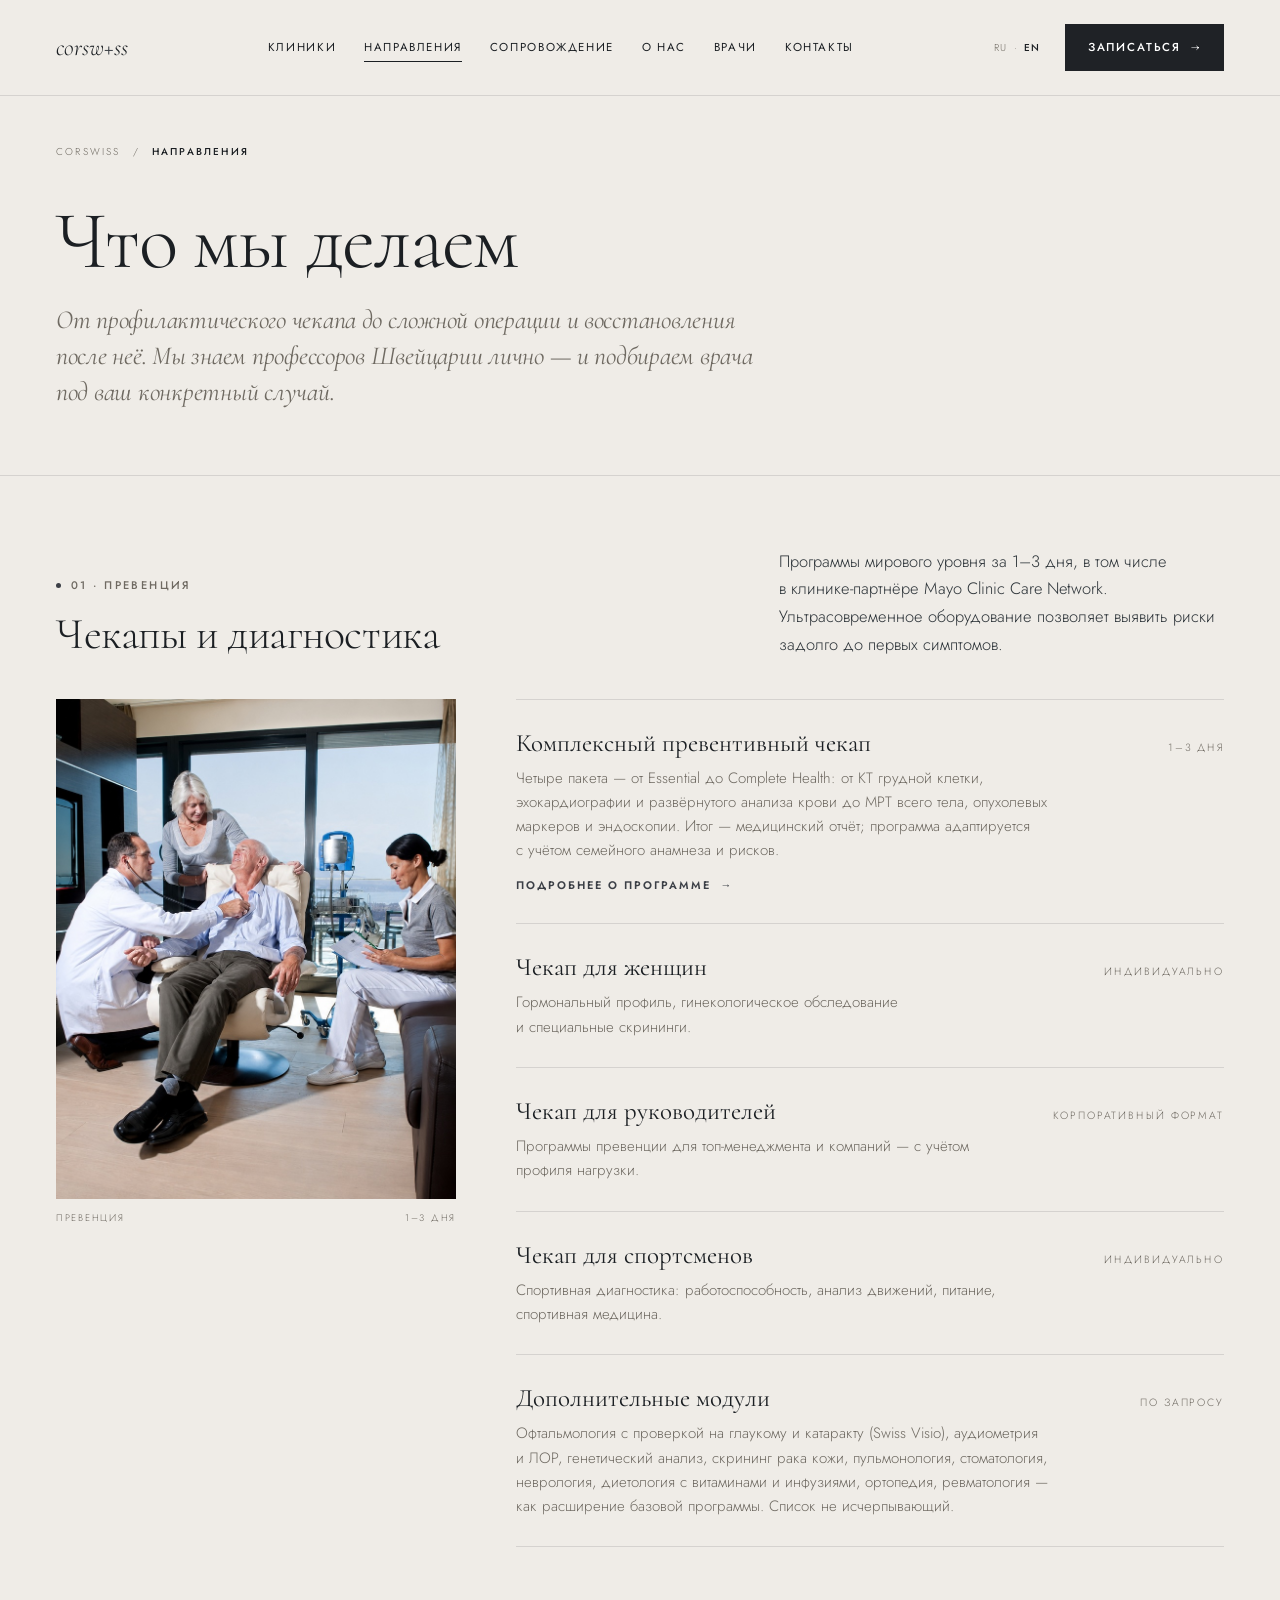
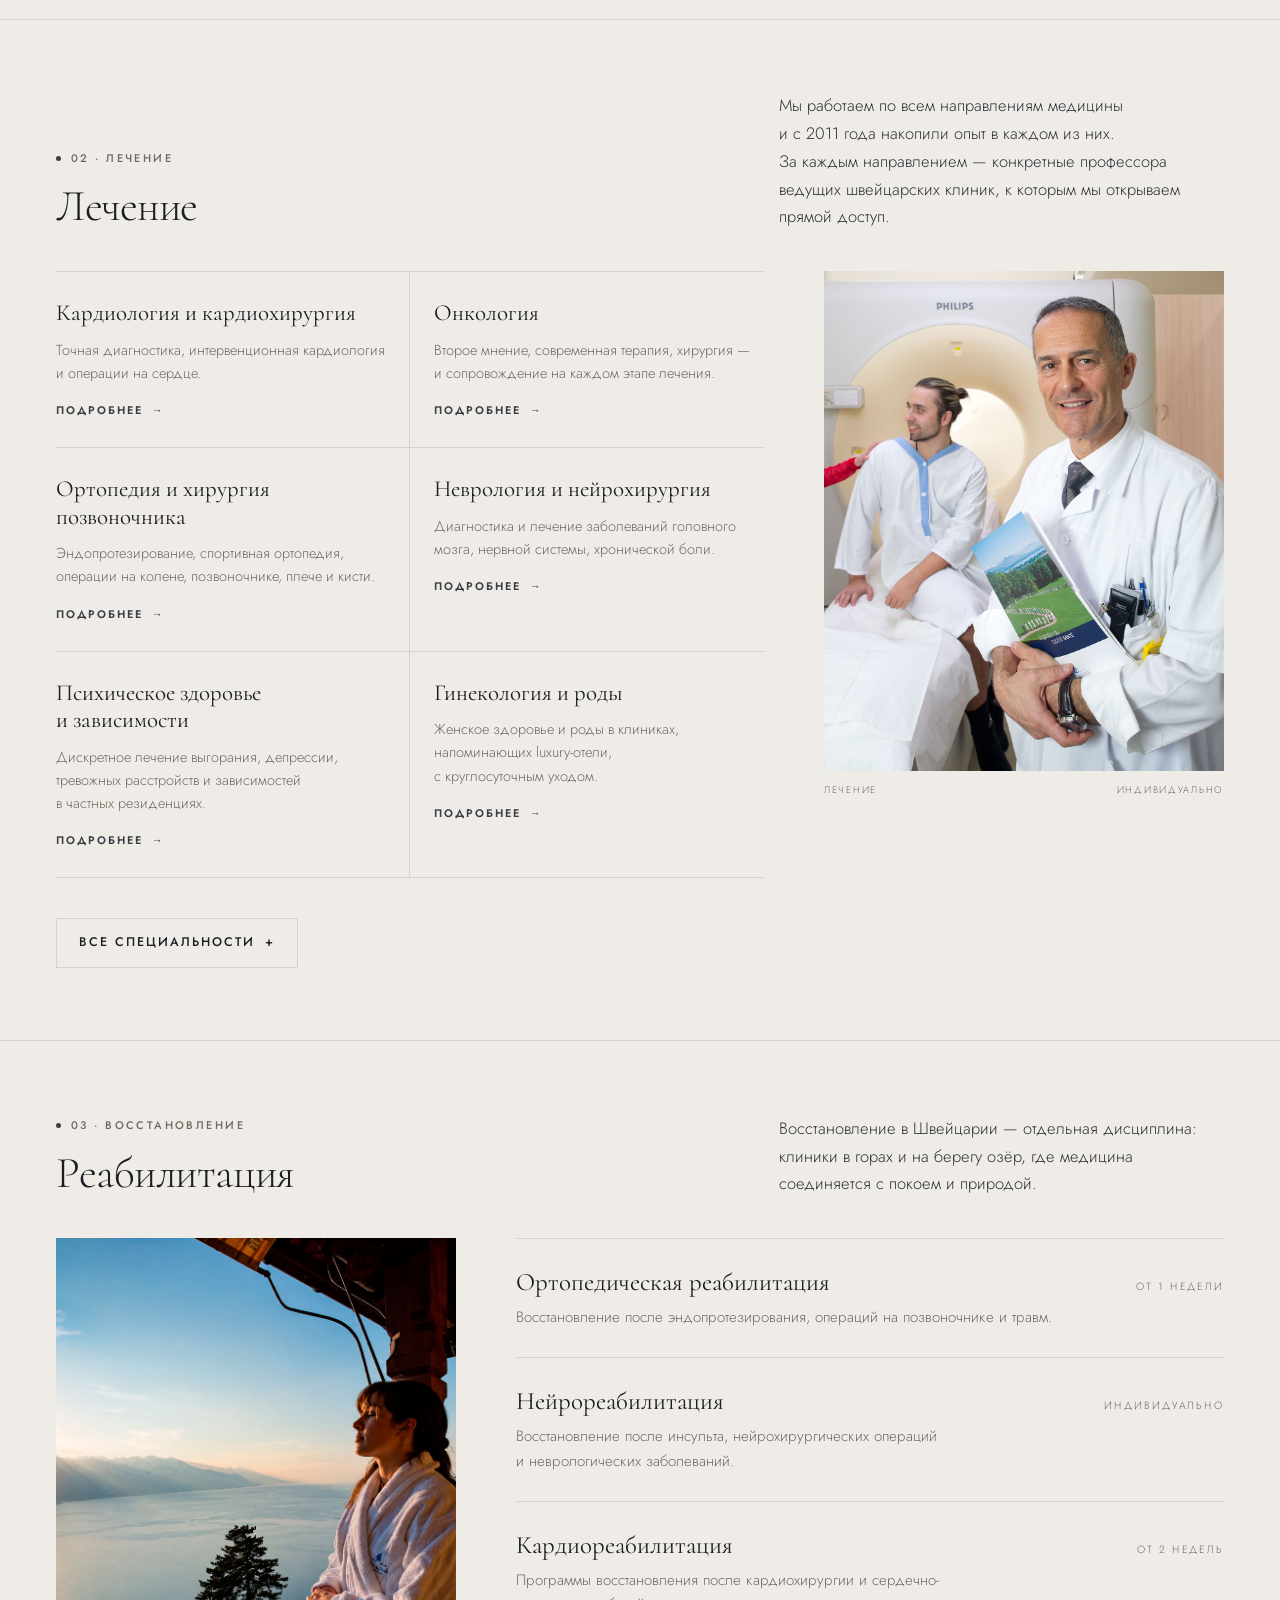
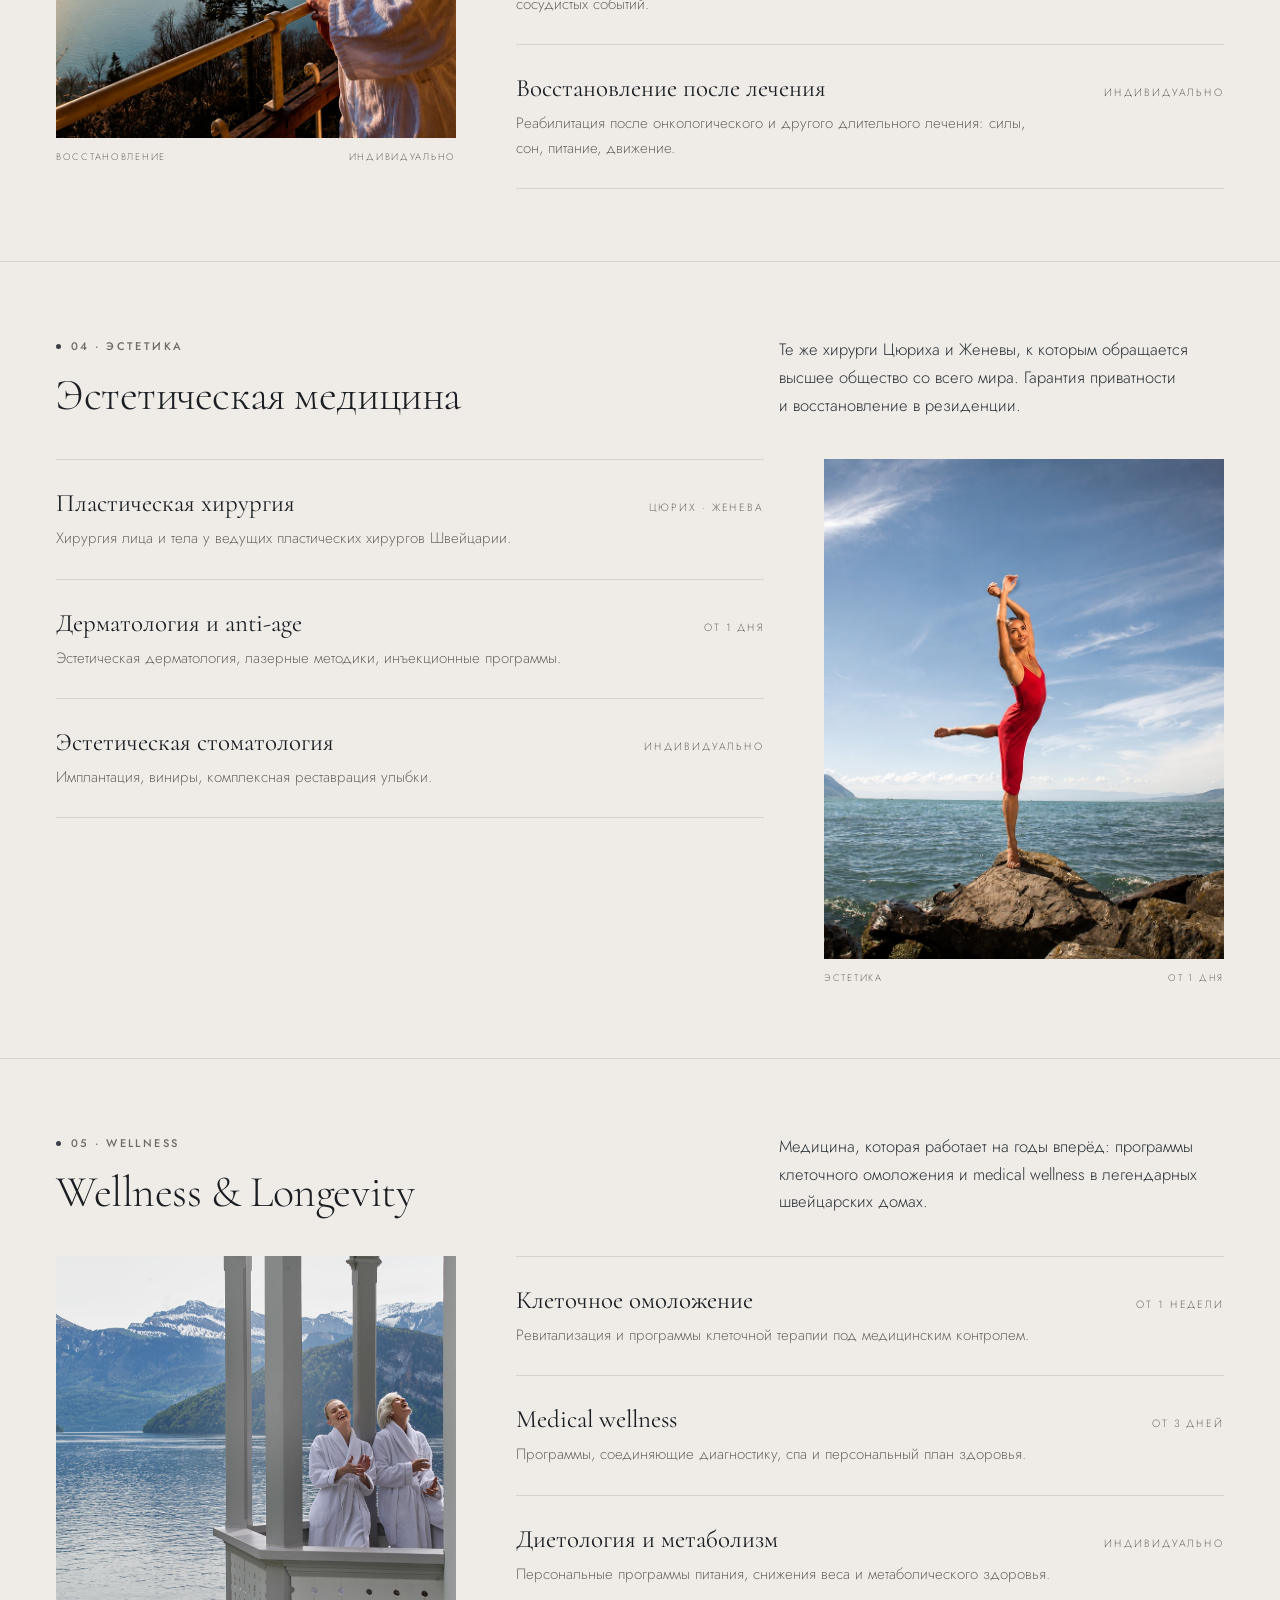
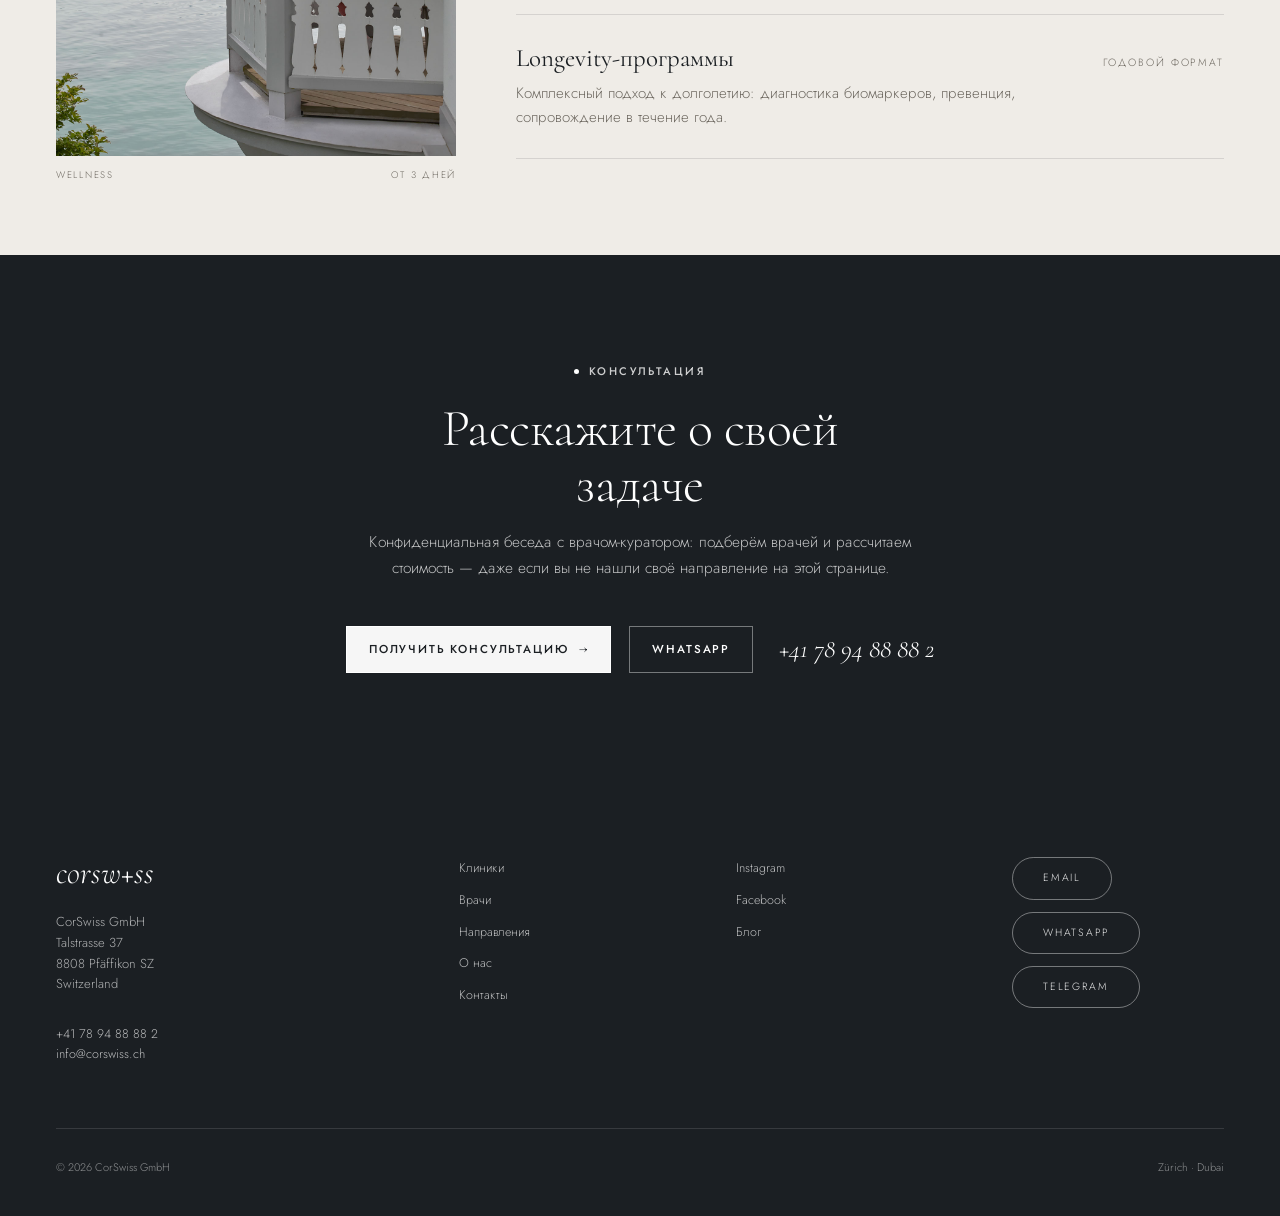
<file: specialties.html>
<!doctype html>
<html lang="ru">
    <head>
        <meta charset="UTF-8" />
        <meta name="viewport" content="width=device-width, initial-scale=1" />
        <title>Направления — CorSwiss</title>
        <meta name="description" content="Что мы делаем: чекапы, лечение, реабилитация, эстетическая медицина и wellness в Швейцарии." />
        <link rel="preconnect" href="https://fonts.googleapis.com" />
        <link rel="preconnect" href="https://fonts.gstatic.com" crossorigin />
        <link href="https://fonts.googleapis.com/css2?family=Cormorant:ital,wght@0,300;0,400;0,500;1,300;1,400;1,500&family=Jost:wght@300;400;500;600&display=swap" rel="stylesheet" />
        <link rel="stylesheet" href="css/style.css" />
    </head>
    <body>
        <header class="site-header">
            <a class="logo" href="index.html">corsw<b>+</b>ss</a>
            <button class="nav-toggle" type="button" aria-expanded="false" aria-controls="site-nav" aria-label="Меню">
                <span class="nav-toggle__bar" aria-hidden="true"></span>
                <span class="nav-toggle__bar" aria-hidden="true"></span>
            </button>
            <nav class="site-nav" id="site-nav" aria-label="Основная навигация">
                <ul>
                    <li><a href="clinics.html">Клиники</a></li>
                    <li><a href="specialties.html" aria-current="page">Направления</a></li>
                    <li><a href="support.html">Сопровождение</a></li>
                    <li><a href="about.html">О нас</a></li>
                    <li><a href="doctors.html">Врачи</a></li>
                    <li><a href="contacts.html">Контакты</a></li>
                </ul>
                <div class="site-nav__cta">
                    <a class="btn" href="#book" data-book-open>Записаться <span class="arr" aria-hidden="true">→</span></a>
                    <a class="btn site-nav__whatsapp" href="https://wa.me/41789488882" target="_blank" rel="noopener noreferrer">Написать в WhatsApp</a>
                    <a class="site-nav__phone" href="tel:+41789488882">+41 78 94 88 88 2</a>
                </div>
            </nav>
            <div class="header-side">
                <nav class="lang" aria-label="Язык сайта">
                    <a href="specialties.html" hreflang="ru" lang="ru" aria-current="true">RU</a>
                    <span class="lang__sep" aria-hidden="true">·</span>
                    <a href="#" hreflang="en" lang="en">EN</a>
                </nav>
                <a class="btn" href="#book" data-book-open>Записаться <span class="arr" aria-hidden="true">→</span></a>
            </div>
        </header>
        <div class="header-spacer" aria-hidden="true"></div>

        <main class="specialties-page">
            <section class="hero-text hero-text--specialties">
                <nav class="crumbs" aria-label="Хлебные крошки">
                    <a href="index.html">CorSwiss</a>
                    <span aria-hidden="true">/</span>
                    <span aria-current="page">Направления</span>
                </nav>
                <h1 class="display hero-text__title specialties-intro__title">Что мы делаем</h1>
                <p class="lede specialties-intro__lede">От профилактического чекапа до сложной операции и восстановления после неё. Мы знаем профессоров Швейцарии лично — и подбираем врача под ваш конкретный случай.</p>
            </section>

            <section class="section section--ruled" id="s01">
                <div class="section-head section-head--catalog section-head--spec-split">
                    <div>
                        <p class="eyebrow">01 · Превенция</p>
                        <h2 class="display section-head__title">Чекапы и диагностика</h2>
                    </div>
                    <p class="lede">Программы мирового уровня за 1–3 дня, в том числе в клинике-партнёре Mayo Clinic Care Network. Ультрасовременное оборудование позволяет выявить риски задолго до первых симптомов.</p>
                </div>
                <div class="grid specialties-split">
                    <figure class="sticky-fig">
                        <div class="photo photo--portrait">
                            <img src="images/programs/checkup.jpg" alt="Чекапы и диагностика" />
                        </div>
                        <figcaption class="photo__caption"><span>Превенция</span><span>1–3 дня</span></figcaption>
                    </figure>
                    <div class="spec-list">
                        <article class="spec-item">
                            <div class="spec-item__head">
                                <h3>Комплексный превентивный чекап</h3>
                                <span class="spec-item__meta">1–3 дня</span>
                            </div>
                            <p>Четыре пакета — от Essential до Complete Health: от КТ грудной клетки, эхокардиографии и развёрнутого анализа крови до МРТ всего тела, опухолевых маркеров и эндоскопии. Итог — медицинский отчёт; программа адаптируется с учётом семейного анамнеза и рисков.</p>
                            <a class="spec-item__more" href="checkup.html">Подробнее о программе <span class="arr" aria-hidden="true">→</span></a>
                        </article>
                        <article class="spec-item">
                            <div class="spec-item__head">
                                <h3>Чекап для женщин</h3>
                                <span class="spec-item__meta">индивидуально</span>
                            </div>
                            <p>Гормональный профиль, гинекологическое обследование и специальные скрининги.</p>
                        </article>
                        <article class="spec-item">
                            <div class="spec-item__head">
                                <h3>Чекап для руководителей</h3>
                                <span class="spec-item__meta">корпоративный формат</span>
                            </div>
                            <p>Программы превенции для топ-менеджмента и компаний — с учётом профиля нагрузки.</p>
                        </article>
                        <article class="spec-item">
                            <div class="spec-item__head">
                                <h3>Чекап для спортсменов</h3>
                                <span class="spec-item__meta">индивидуально</span>
                            </div>
                            <p>Спортивная диагностика: работоспособность, анализ движений, питание, спортивная медицина.</p>
                        </article>
                        <article class="spec-item">
                            <div class="spec-item__head">
                                <h3>Дополнительные модули</h3>
                                <span class="spec-item__meta">по запросу</span>
                            </div>
                            <p>Офтальмология с проверкой на глаукому и катаракту (Swiss Visio), аудиометрия и ЛОР, генетический анализ, скрининг рака кожи, пульмонология, стоматология, неврология, диетология с витаминами и инфузиями, ортопедия, ревматология — как расширение базовой программы. Список не исчерпывающий.</p>
                        </article>
                    </div>
                </div>
            </section>

            <section class="section section--ruled" id="s02">
                <div class="section-head section-head--catalog section-head--spec-split">
                    <div>
                        <p class="eyebrow">02 · Лечение</p>
                        <h2 class="display section-head__title">Лечение</h2>
                    </div>
                    <p class="lede">Мы работаем по всем направлениям медицины и с 2011 года накопили опыт в каждом из них. За каждым направлением — конкретные профессора ведущих швейцарских клиник, к которым мы открываем прямой доступ.</p>
                </div>
                <div class="grid specialties-split specialties-split--flip">
                    <div class="card-grid grid--2 specialties-cards">
                        <a class="card card--text" href="specialty.html">
                            <h3>Кардиология и кардиохирургия</h3>
                            <p>Точная диагностика, интервенционная кардиология и операции на сердце.</p>
                            <span class="card__more">Подробнее <span aria-hidden="true">→</span></span>
                        </a>
                        <a class="card card--text" href="specialty.html">
                            <h3>Онкология</h3>
                            <p>Второе мнение, современная терапия, хирургия — и сопровождение на каждом этапе лечения.</p>
                            <span class="card__more">Подробнее <span aria-hidden="true">→</span></span>
                        </a>
                        <a class="card card--text" href="specialty.html">
                            <h3>Ортопедия и хирургия позвоночника</h3>
                            <p>Эндопротезирование, спортивная ортопедия, операции на колене, позвоночнике, плече и кисти.</p>
                            <span class="card__more">Подробнее <span aria-hidden="true">→</span></span>
                        </a>
                        <a class="card card--text" href="specialty.html">
                            <h3>Неврология и нейрохирургия</h3>
                            <p>Диагностика и лечение заболеваний головного мозга, нервной системы, хронической боли.</p>
                            <span class="card__more">Подробнее <span aria-hidden="true">→</span></span>
                        </a>
                        <a class="card card--text" href="specialty.html">
                            <h3>Психическое здоровье и зависимости</h3>
                            <p>Дискретное лечение выгорания, депрессии, тревожных расстройств и зависимостей в частных резиденциях.</p>
                            <span class="card__more">Подробнее <span aria-hidden="true">→</span></span>
                        </a>
                        <a class="card card--text" href="specialty.html">
                            <h3>Гинекология и роды</h3>
                            <p>Женское здоровье и роды в клиниках, напоминающих luxury-отели, с круглосуточным уходом.</p>
                            <span class="card__more">Подробнее <span aria-hidden="true">→</span></span>
                        </a>
                    </div>
                    <figure class="sticky-fig">
                        <div class="photo photo--portrait">
                            <img src="images/programs/treatment.jpg" alt="Лечение" />
                        </div>
                        <figcaption class="photo__caption"><span>Лечение</span><span>индивидуально</span></figcaption>
                    </figure>
                </div>
                <details class="specialties-all">
                    <summary class="specialties-all__summary">Все специальности <span aria-hidden="true">+</span></summary>
                    <div class="specialties-all__body">
                        <div class="specialties-all__inner">
                            <ul class="specialties-all__list">
                                <li>Ангиология</li>
                                <li>Анестезиология</li>
                                <li>Гастроэнтерология</li>
                                <li>Гематология</li>
                                <li>Дерматология и венерология</li>
                                <li>Диетология</li>
                                <li>Общая терапия</li>
                                <li>Общая хирургия</li>
                                <li>Отоларингология (ЛОР)</li>
                                <li>Офтальмология</li>
                                <li>Педиатрия</li>
                                <li>Пневмология</li>
                                <li>Радиология</li>
                                <li>Ревматология</li>
                                <li>Стоматология</li>
                                <li>Травматология</li>
                                <li>Урология</li>
                                <li>Физиотерапия</li>
                                <li>Хирургия кисти</li>
                                <li>Хирургия плеча</li>
                                <li>Челюстно-лицевая хирургия</li>
                                <li>Висцеральная хирургия</li>
                            </ul>
                        </div>
                    </div>
                </details>
            </section>

            <section class="section section--ruled" id="s03">
                <div class="section-head section-head--catalog section-head--spec-split">
                    <div>
                        <p class="eyebrow">03 · Восстановление</p>
                        <h2 class="display section-head__title">Реабилитация</h2>
                    </div>
                    <p class="lede">Восстановление в Швейцарии — отдельная дисциплина: клиники в горах и на берегу озёр, где медицина соединяется с покоем и природой.</p>
                </div>
                <div class="grid specialties-split">
                    <figure class="sticky-fig">
                        <div class="photo photo--portrait">
                            <img src="images/programs/rehab.jpg" alt="Реабилитация" />
                        </div>
                        <figcaption class="photo__caption"><span>Восстановление</span><span>индивидуально</span></figcaption>
                    </figure>
                    <div class="spec-list">
                        <article class="spec-item">
                            <div class="spec-item__head">
                                <h3>Ортопедическая реабилитация</h3>
                                <span class="spec-item__meta">от 1 недели</span>
                            </div>
                            <p>Восстановление после эндопротезирования, операций на позвоночнике и травм.</p>
                        </article>
                        <article class="spec-item">
                            <div class="spec-item__head">
                                <h3>Нейрореабилитация</h3>
                                <span class="spec-item__meta">индивидуально</span>
                            </div>
                            <p>Восстановление после инсульта, нейрохирургических операций и неврологических заболеваний.</p>
                        </article>
                        <article class="spec-item">
                            <div class="spec-item__head">
                                <h3>Кардиореабилитация</h3>
                                <span class="spec-item__meta">от 2 недель</span>
                            </div>
                            <p>Программы восстановления после кардиохирургии и сердечно-сосудистых событий.</p>
                        </article>
                        <article class="spec-item">
                            <div class="spec-item__head">
                                <h3>Восстановление после лечения</h3>
                                <span class="spec-item__meta">индивидуально</span>
                            </div>
                            <p>Реабилитация после онкологического и другого длительного лечения: силы, сон, питание, движение.</p>
                        </article>
                    </div>
                </div>
            </section>

            <section class="section section--ruled" id="s04">
                <div class="section-head section-head--catalog section-head--spec-split">
                    <div>
                        <p class="eyebrow">04 · Эстетика</p>
                        <h2 class="display section-head__title">Эстетическая медицина</h2>
                    </div>
                    <p class="lede">Те же хирурги Цюриха и Женевы, к которым обращается высшее общество со всего мира. Гарантия приватности и восстановление в резиденции.</p>
                </div>
                <div class="grid specialties-split specialties-split--flip">
                    <div class="spec-list">
                        <article class="spec-item">
                            <div class="spec-item__head">
                                <h3>Пластическая хирургия</h3>
                                <span class="spec-item__meta">Цюрих · Женева</span>
                            </div>
                            <p>Хирургия лица и тела у ведущих пластических хирургов Швейцарии.</p>
                        </article>
                        <article class="spec-item">
                            <div class="spec-item__head">
                                <h3>Дерматология и anti-age</h3>
                                <span class="spec-item__meta">от 1 дня</span>
                            </div>
                            <p>Эстетическая дерматология, лазерные методики, инъекционные программы.</p>
                        </article>
                        <article class="spec-item">
                            <div class="spec-item__head">
                                <h3>Эстетическая стоматология</h3>
                                <span class="spec-item__meta">индивидуально</span>
                            </div>
                            <p>Имплантация, виниры, комплексная реставрация улыбки.</p>
                        </article>
                    </div>
                    <figure class="sticky-fig">
                        <div class="photo photo--portrait">
                            <img src="images/programs/aesthetic.jpg" alt="Эстетическая медицина" />
                        </div>
                        <figcaption class="photo__caption"><span>Эстетика</span><span>от 1 дня</span></figcaption>
                    </figure>
                </div>
            </section>

            <section class="section section--ruled" id="s05">
                <div class="section-head section-head--catalog section-head--spec-split">
                    <div>
                        <p class="eyebrow">05 · Wellness</p>
                        <h2 class="display section-head__title">Wellness &amp; Longevity</h2>
                    </div>
                    <p class="lede">Медицина, которая работает на годы вперёд: программы клеточного омоложения и medical wellness в легендарных швейцарских домах.</p>
                </div>
                <div class="grid specialties-split">
                    <figure class="sticky-fig">
                        <div class="photo photo--portrait">
                            <img src="images/programs/wellness.jpg" alt="Wellness &amp; Longevity" />
                        </div>
                        <figcaption class="photo__caption"><span>Wellness</span><span>от 3 дней</span></figcaption>
                    </figure>
                    <div class="spec-list">
                        <article class="spec-item">
                            <div class="spec-item__head">
                                <h3>Клеточное омоложение</h3>
                                <span class="spec-item__meta">от 1 недели</span>
                            </div>
                            <p>Ревитализация и программы клеточной терапии под медицинским контролем.</p>
                        </article>
                        <article class="spec-item">
                            <div class="spec-item__head">
                                <h3>Medical wellness</h3>
                                <span class="spec-item__meta">от 3 дней</span>
                            </div>
                            <p>Программы, соединяющие диагностику, спа и персональный план здоровья.</p>
                        </article>
                        <article class="spec-item">
                            <div class="spec-item__head">
                                <h3>Диетология и метаболизм</h3>
                                <span class="spec-item__meta">индивидуально</span>
                            </div>
                            <p>Персональные программы питания, снижения веса и метаболического здоровья.</p>
                        </article>
                        <article class="spec-item">
                            <div class="spec-item__head">
                                <h3>Longevity-программы</h3>
                                <span class="spec-item__meta">годовой формат</span>
                            </div>
                            <p>Комплексный подход к долголетию: диагностика биомаркеров, превенция, сопровождение в течение года.</p>
                        </article>
                    </div>
                </div>
            </section>

            <section class="section section--dark cta-band" id="cta">
                <div class="cta-band__inner cta-band__inner--wide">
                    <p class="eyebrow eyebrow--light">Консультация</p>
                    <h2 class="display cta-band__title">Расскажите о своей задаче</h2>
                    <p class="cta-band__lede">Конфиденциальная беседа с врачом-куратором: подберём врачей и рассчитаем стоимость — даже если вы не нашли своё направление на этой странице.</p>
                    <div class="cta-band__actions">
                        <a class="btn btn--light" href="contacts.html">Получить консультацию <span class="arr" aria-hidden="true">→</span></a>
                        <a class="btn btn--ghost-light" href="https://wa.me/41789488882" target="_blank" rel="noopener noreferrer">WhatsApp</a>
                        <a class="cta-band__phone-link" href="tel:+41789488882">+41 78 94 88 88 2</a>
                    </div>
                </div>
            </section>
        </main>

        <footer class="site-footer">
            <div class="footer-grid">
                <div>
                    <a class="logo" href="index.html">corsw<b>+</b>ss</a>
                    <p class="footer-note">
                        CorSwiss GmbH<br />
                        Talstrasse 37<br />
                        8808 Pfäffikon SZ<br />
                        Switzerland
                    </p>
                    <div class="footer-contact">
                        <div><a href="tel:+41789488882">+41 78 94 88 88 2</a></div>
                        <div><a href="mailto:info@corswiss.ch">info@corswiss.ch</a></div>
                    </div>
                </div>
                <nav aria-label="Разделы сайта">
                    <ul>
                        <li><a href="clinics.html">Клиники</a></li>
                        <li><a href="doctors.html">Врачи</a></li>
                        <li><a href="specialties.html">Направления</a></li>
                        <li><a href="about.html">О нас</a></li>
                        <li><a href="contacts.html">Контакты</a></li>
                    </ul>
                </nav>
                <nav aria-label="Медиа">
                    <ul>
                        <li><a href="#">Instagram</a></li>
                        <li><a href="https://www.facebook.com/corswiss.ch">Facebook</a></li>
                        <li><a href="blog.html">Блог</a></li>
                    </ul>
                </nav>
                <div class="footer-social">
                    <a href="mailto:info@corswiss.ch">Email</a>
                    <a href="https://wa.me/41789488882">WhatsApp</a>
                    <a href="#">Telegram</a>
                </div>
            </div>
            <div class="footer-bottom">
                <span>© 2026 CorSwiss GmbH</span>
                <span>Zürich · Dubai</span>
            </div>
        </footer>
        <script src="js/header.js"></script>
        <script src="js/book-modal.js"></script>
        <script src="js/phone-mask.js"></script>
        <script src="js/faq.js"></script>
        <script src="js/nbsp.js"></script>
    </body>
</html>
</file>
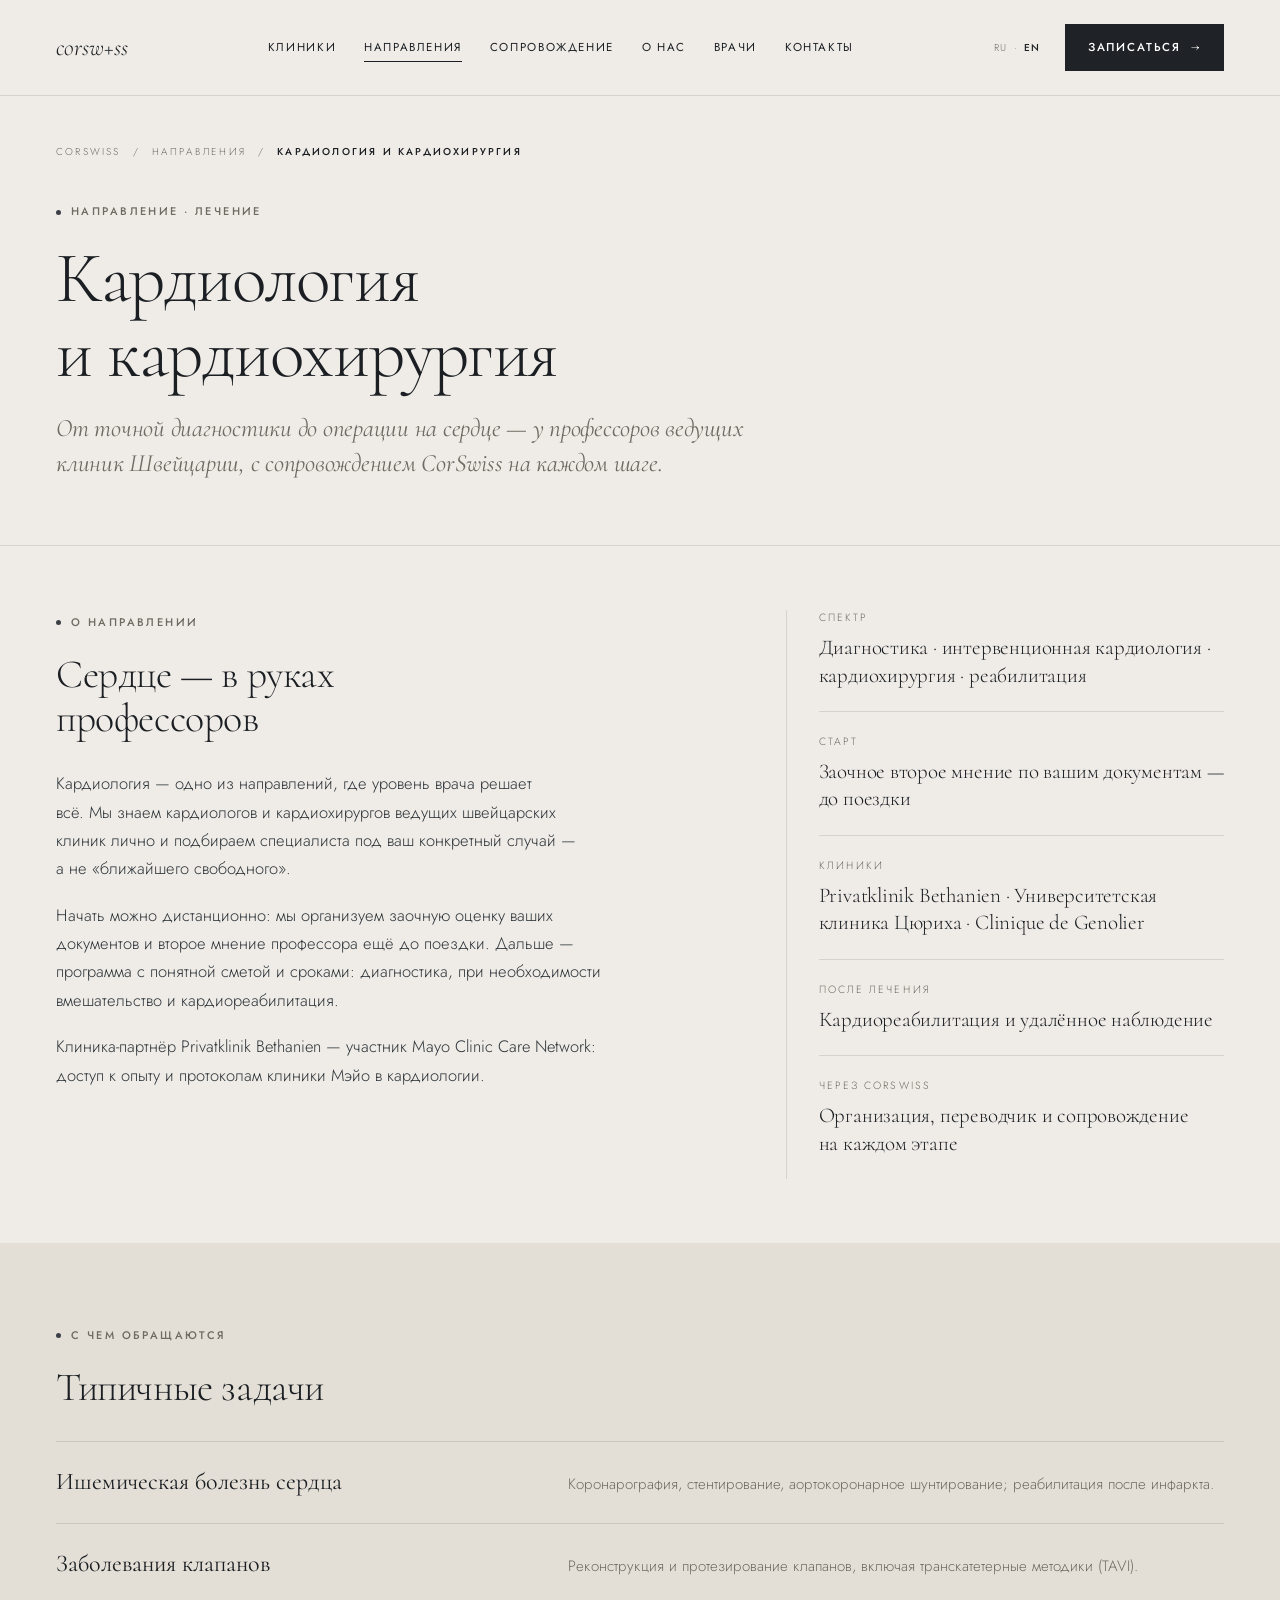
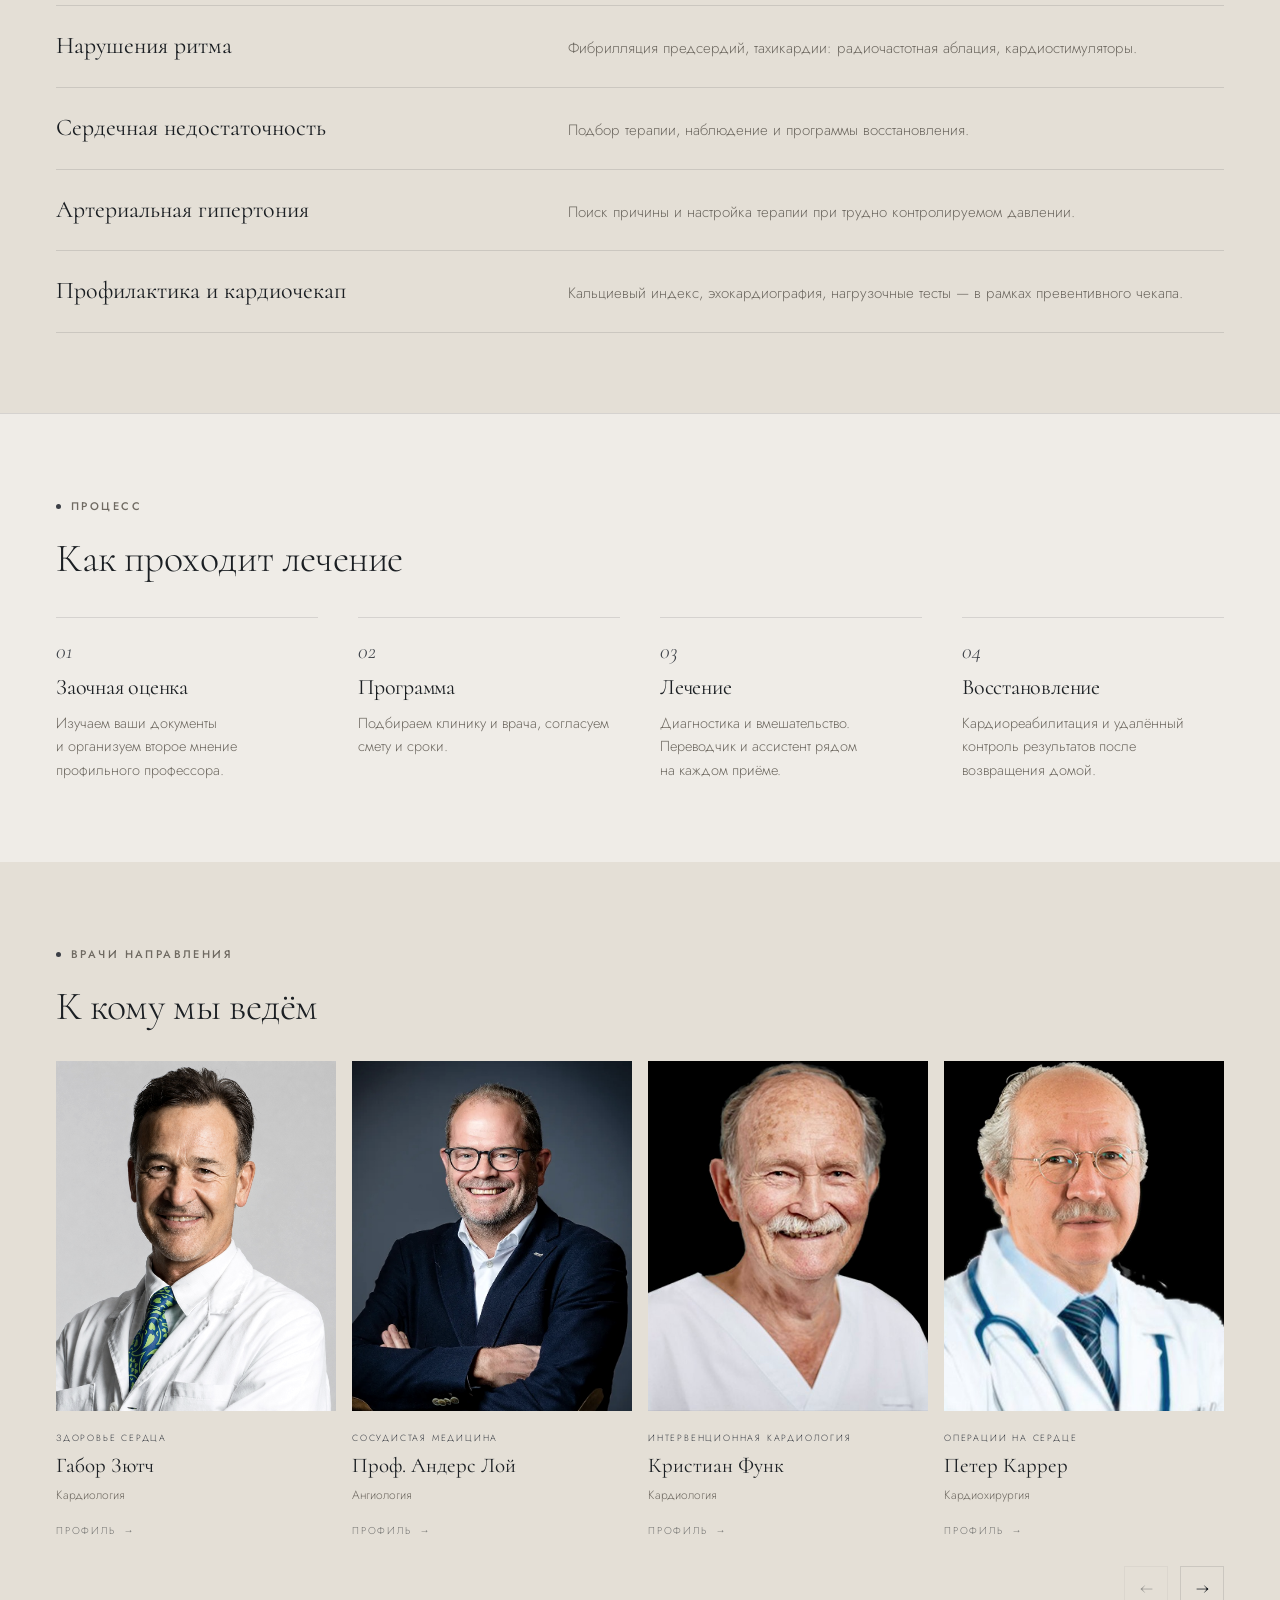
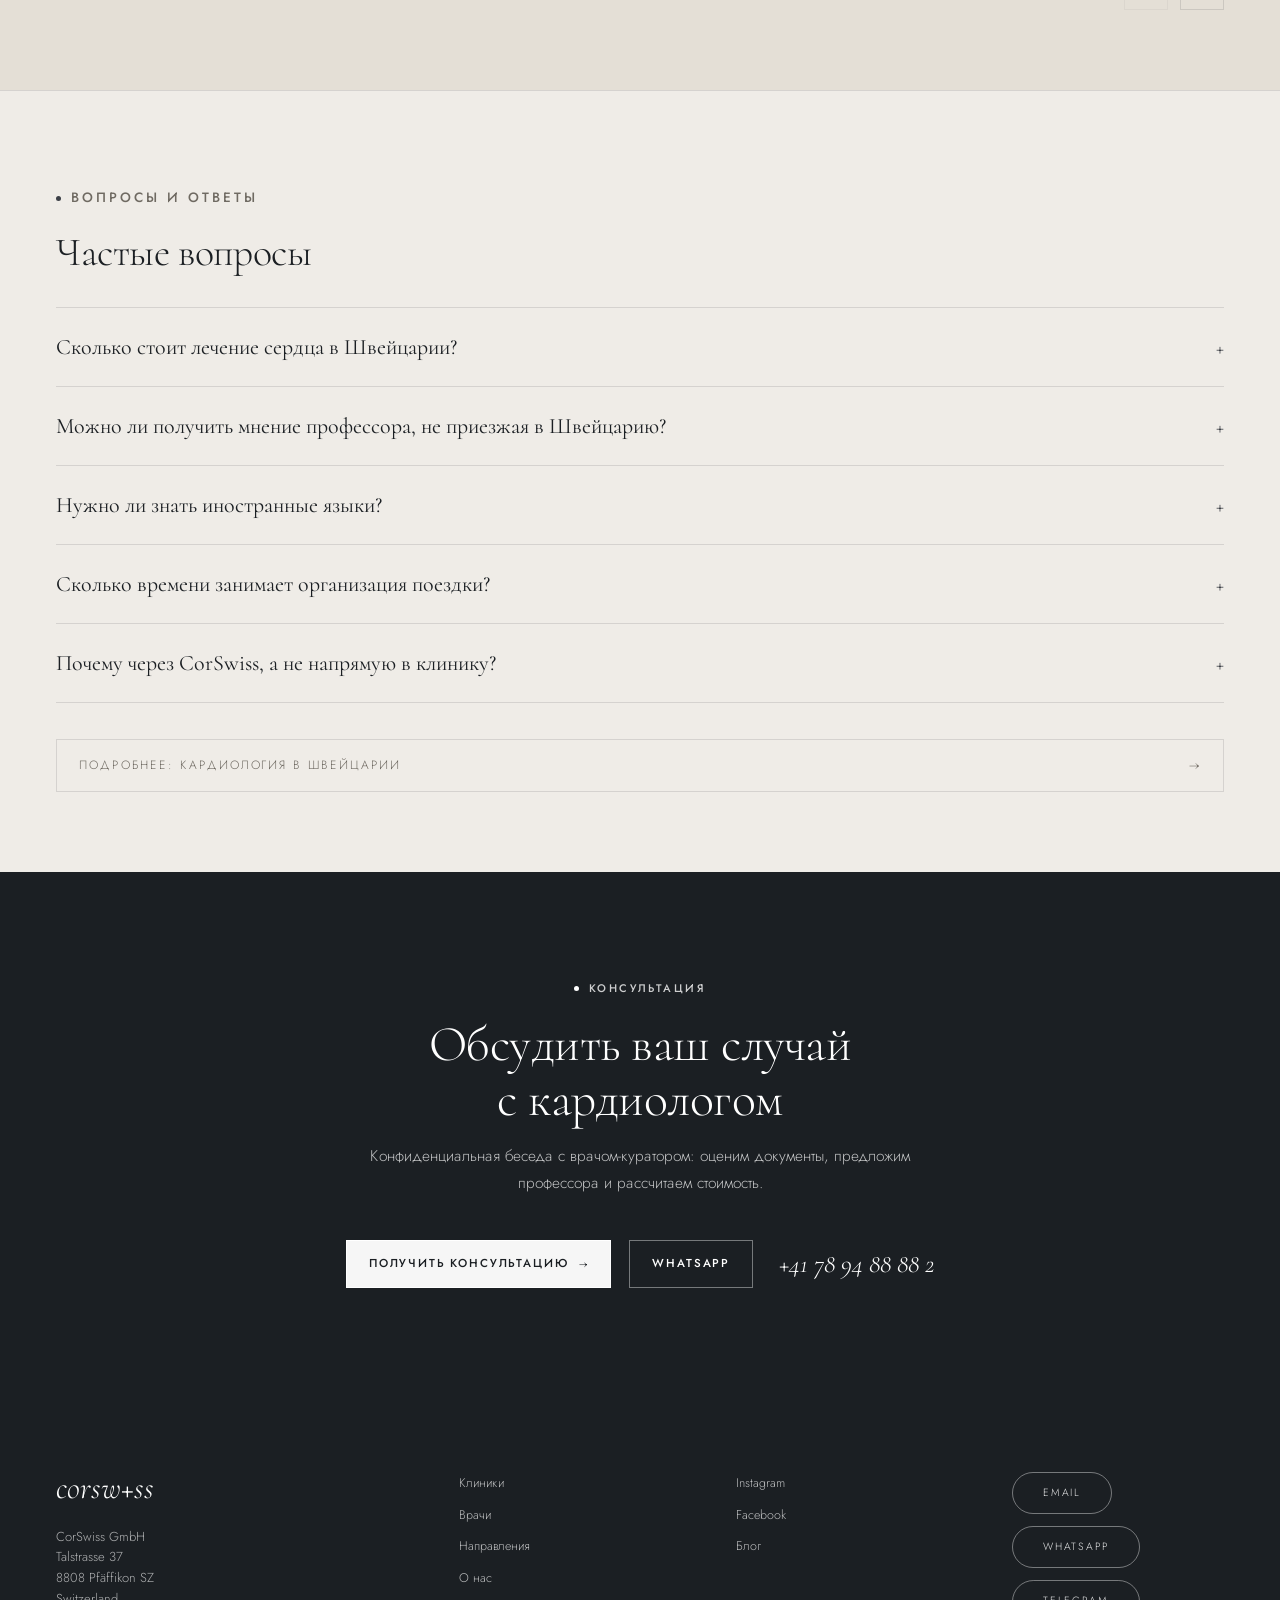
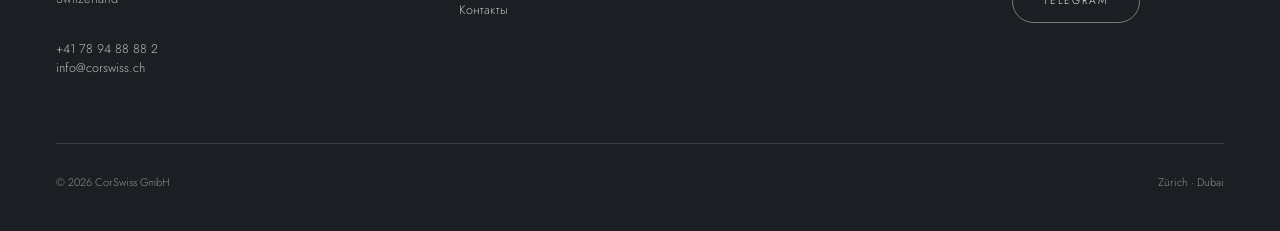
<file: specialty.html>
<!doctype html>
<html lang="ru">
    <head>
        <meta charset="UTF-8" />
        <meta name="viewport" content="width=device-width, initial-scale=1" />
        <title>Кардиология и кардиохирургия — CorSwiss</title>
        <meta name="description" content="Кардиология в Швейцарии: диагностика, интервенционная кардиология, кардиохирургия и реабилитация у профессоров ведущих клиник." />
        <link rel="preconnect" href="https://fonts.googleapis.com" />
        <link rel="preconnect" href="https://fonts.gstatic.com" crossorigin />
        <link href="https://fonts.googleapis.com/css2?family=Cormorant:ital,wght@0,300;0,400;0,500;1,300;1,400;1,500&family=Jost:wght@300;400;500;600&display=swap" rel="stylesheet" />
        <link rel="stylesheet" href="css/style.css" />
    </head>
    <body>
        <header class="site-header">
            <a class="logo" href="index.html">corsw<b>+</b>ss</a>
            <button class="nav-toggle" type="button" aria-expanded="false" aria-controls="site-nav" aria-label="Меню">
                <span class="nav-toggle__bar" aria-hidden="true"></span>
                <span class="nav-toggle__bar" aria-hidden="true"></span>
            </button>
            <nav class="site-nav" id="site-nav" aria-label="Основная навигация">
                <ul>
                    <li><a href="clinics.html">Клиники</a></li>
                    <li><a href="specialties.html" aria-current="page">Направления</a></li>
                    <li><a href="support.html">Сопровождение</a></li>
                    <li><a href="about.html">О нас</a></li>
                    <li><a href="doctors.html">Врачи</a></li>
                    <li><a href="contacts.html">Контакты</a></li>
                </ul>
                <div class="site-nav__cta">
                    <a class="btn" href="#book" data-book-open>Записаться <span class="arr" aria-hidden="true">→</span></a>
                    <a class="btn site-nav__whatsapp" href="https://wa.me/41789488882" target="_blank" rel="noopener noreferrer">Написать в WhatsApp</a>
                    <a class="site-nav__phone" href="tel:+41789488882">+41 78 94 88 88 2</a>
                </div>
            </nav>
            <div class="header-side">
                <nav class="lang" aria-label="Язык сайта">
                    <a href="specialty.html" hreflang="ru" lang="ru" aria-current="true">RU</a>
                    <span class="lang__sep" aria-hidden="true">·</span>
                    <a href="#" hreflang="en" lang="en">EN</a>
                </nav>
                <a class="btn" href="#book" data-book-open>Записаться <span class="arr" aria-hidden="true">→</span></a>
            </div>
        </header>
        <div class="header-spacer" aria-hidden="true"></div>

        <main class="specialty-page">
            <section class="hero-text hero-text--specialty">
                <nav class="crumbs" aria-label="Хлебные крошки">
                    <a href="index.html">CorSwiss</a>
                    <span aria-hidden="true">/</span>
                    <a href="specialties.html">Направления</a>
                    <span aria-hidden="true">/</span>
                    <span aria-current="page">Кардиология и кардиохирургия</span>
                </nav>
                <p class="eyebrow specialty-intro__eyebrow">Направление · Лечение</p>
                <h1 class="display hero-text__title specialty-intro__title">Кардиология и кардиохирургия</h1>
                <p class="lede specialty-intro__lede">От точной диагностики до операции на сердце — у профессоров ведущих клиник Швейцарии, с сопровождением CorSwiss на каждом шаге.</p>
            </section>

            <section class="section section--ruled">
                <div class="grid specialty-about">
                    <div class="specialty-about__main">
                        <p class="eyebrow">О направлении</p>
                        <h2 class="display specialty-about__title">Сердце — в руках профессоров</h2>
                        <div class="specialty-about__stack">
                            <p class="specialty-about__text">Кардиология — одно из направлений, где уровень врача решает всё. Мы знаем кардиологов и кардиохирургов ведущих швейцарских клиник лично и подбираем специалиста под ваш конкретный случай — а не «ближайшего свободного».</p>
                            <p class="specialty-about__text">Начать можно дистанционно: мы организуем заочную оценку ваших документов и второе мнение профессора ещё до поездки. Дальше — программа с понятной сметой и сроками: диагностика, при необходимости вмешательство и кардиореабилитация.</p>
                            <p class="specialty-about__text">Клиника-партнёр Privatklinik Bethanien — участник Mayo Clinic Care Network: доступ к опыту и протоколам клиники Мэйо в кардиологии.</p>
                        </div>
                    </div>
                    <dl class="specialty-facts">
                        <div class="specialty-facts__row">
                            <dt class="specialty-facts__label">Спектр</dt>
                            <dd class="specialty-facts__value">Диагностика · интервенционная кардиология · кардиохирургия · реабилитация</dd>
                        </div>
                        <div class="specialty-facts__row">
                            <dt class="specialty-facts__label">Старт</dt>
                            <dd class="specialty-facts__value">Заочное второе мнение по вашим документам — до поездки</dd>
                        </div>
                        <div class="specialty-facts__row">
                            <dt class="specialty-facts__label">Клиники</dt>
                            <dd class="specialty-facts__value">Privatklinik Bethanien · Университетская клиника Цюриха · Clinique de Genolier</dd>
                        </div>
                        <div class="specialty-facts__row">
                            <dt class="specialty-facts__label">После лечения</dt>
                            <dd class="specialty-facts__value">Кардиореабилитация и удалённое наблюдение</dd>
                        </div>
                        <div class="specialty-facts__row">
                            <dt class="specialty-facts__label">Через CorSwiss</dt>
                            <dd class="specialty-facts__value">Организация, переводчик и сопровождение на каждом этапе</dd>
                        </div>
                    </dl>
                </div>
            </section>

            <section class="section section--sunken">
                <div class="specialty-section-head">
                    <p class="eyebrow">С чем обращаются</p>
                    <h2 class="display specialty-section-head__title">Типичные задачи</h2>
                </div>
                <div class="specialty-tasks">
                    <a class="specialty-task" href="#book" data-book-open>
                        <h3>Ишемическая болезнь сердца</h3>
                        <p>Коронарография, стентирование, аортокоронарное шунтирование; реабилитация после инфаркта.</p>
                    </a>
                    <a class="specialty-task" href="#book" data-book-open>
                        <h3>Заболевания клапанов</h3>
                        <p>Реконструкция и протезирование клапанов, включая транскатетерные методики (TAVI).</p>
                    </a>
                    <a class="specialty-task" href="#book" data-book-open>
                        <h3>Нарушения ритма</h3>
                        <p>Фибрилляция предсердий, тахикардии: радиочастотная аблация, кардиостимуляторы.</p>
                    </a>
                    <a class="specialty-task" href="#book" data-book-open>
                        <h3>Сердечная недостаточность</h3>
                        <p>Подбор терапии, наблюдение и программы восстановления.</p>
                    </a>
                    <a class="specialty-task" href="#book" data-book-open>
                        <h3>Артериальная гипертония</h3>
                        <p>Поиск причины и настройка терапии при трудно контролируемом давлении.</p>
                    </a>
                    <a class="specialty-task" href="checkup.html">
                        <h3>Профилактика и кардиочекап</h3>
                        <p>Кальциевый индекс, эхокардиография, нагрузочные тесты — в рамках превентивного чекапа.</p>
                    </a>
                </div>
            </section>

            <section class="section section--ruled">
                <div class="specialty-section-head specialty-section-head--process">
                    <p class="eyebrow">Процесс</p>
                    <h2 class="display specialty-section-head__title">Как проходит лечение</h2>
                </div>
                <div class="grid grid--4 specialty-steps">
                    <article class="specialty-step">
                        <span class="specialty-step__n">01</span>
                        <h3 class="display">Заочная оценка</h3>
                        <p>Изучаем ваши документы и организуем второе мнение профильного профессора.</p>
                    </article>
                    <article class="specialty-step">
                        <span class="specialty-step__n">02</span>
                        <h3 class="display">Программа</h3>
                        <p>Подбираем клинику и врача, согласуем смету и сроки.</p>
                    </article>
                    <article class="specialty-step">
                        <span class="specialty-step__n">03</span>
                        <h3 class="display">Лечение</h3>
                        <p>Диагностика и вмешательство. Переводчик и ассистент рядом на каждом приёме.</p>
                    </article>
                    <article class="specialty-step">
                        <span class="specialty-step__n">04</span>
                        <h3 class="display">Восстановление</h3>
                        <p>Кардиореабилитация и удалённый контроль результатов после возвращения домой.</p>
                    </article>
                </div>
            </section>

            <section class="section section--sunken">
                <div class="specialty-section-head">
                    <p class="eyebrow">Врачи направления</p>
                    <h2 class="display specialty-section-head__title">К кому мы ведём</h2>
                </div>
                <div class="specialty-doctors" data-specialty-doctors>
                    <div class="specialty-doctors__viewport">
                        <div class="specialty-doctors__track">
                            <a class="doctor-card specialty-doctors__item" href="doctor.html">
                                <div class="photo"><img src="images/doctors/gabor-sutsch.jpg" alt="Габор Зютч" /></div>
                                <p class="doctor-card__spec">Здоровье сердца</p>
                                <h3>Габор Зютч</h3>
                                <p class="doctor-card__meta">Кардиология</p>
                                <span class="doctor-card__more">Профиль <span class="arr" aria-hidden="true">→</span></span>
                            </a>
                            <a class="doctor-card specialty-doctors__item" href="doctor.html">
                                <div class="photo"><img src="images/doctors/anders-j-leu.jpg" alt="Проф. Андерс Лой" /></div>
                                <p class="doctor-card__spec">Сосудистая медицина</p>
                                <h3>Проф. Андерс Лой</h3>
                                <p class="doctor-card__meta">Ангиология</p>
                                <span class="doctor-card__more">Профиль <span class="arr" aria-hidden="true">→</span></span>
                            </a>
                            <a class="doctor-card specialty-doctors__item" href="doctor.html">
                                <div class="photo"><img src="images/doctors/funk-christian.jpg" alt="Кристиан Функ" /></div>
                                <p class="doctor-card__spec">Интервенционная кардиология</p>
                                <h3>Кристиан Функ</h3>
                                <p class="doctor-card__meta">Кардиология</p>
                                <span class="doctor-card__more">Профиль <span class="arr" aria-hidden="true">→</span></span>
                            </a>
                            <a class="doctor-card specialty-doctors__item" href="doctor.html">
                                <div class="photo"><img src="images/doctors/karrer-peter.jpg" alt="Петер Каррер" /></div>
                                <p class="doctor-card__spec">Операции на сердце</p>
                                <h3>Петер Каррер</h3>
                                <p class="doctor-card__meta">Кардиохирургия</p>
                                <span class="doctor-card__more">Профиль <span class="arr" aria-hidden="true">→</span></span>
                            </a>
                            <a class="specialty-more specialty-doctors__item" href="contacts.html">
                                <p class="specialty-more__spec">Кардиохирургия и не только</p>
                                <h3 class="display specialty-more__title">Нужен другой специалист?</h3>
                                <p class="specialty-more__text">Под ваш случай мы подбираем профессора по всей Швейцарии — не только из представленных на сайте.</p>
                                <span class="specialty-more__cta">Заказать консультацию <span class="arr" aria-hidden="true">→</span></span>
                            </a>
                        </div>
                    </div>
                    <div class="specialty-doctors__nav" hidden>
                        <button type="button" class="specialty-doctors__btn" data-specialty-doctors-prev aria-label="Предыдущие врачи">←</button>
                        <button type="button" class="specialty-doctors__btn" data-specialty-doctors-next aria-label="Следующие врачи">→</button>
                    </div>
                </div>
            </section>

            <section class="section section--ruled faq">
                <div class="specialty-section-head">
                    <p class="eyebrow">Вопросы и ответы</p>
                    <h2 class="display specialty-section-head__title">Частые вопросы</h2>
                </div>
                <div class="specialty-faq">
                    <details>
                        <summary>Сколько стоит лечение сердца в Швейцарии?</summary>
                        <div class="faq__body">
                            <div class="faq__inner">
                                <p>Цена зависит от диагноза, объёма процедур и клиники. Для ориентира: кардиологический чекап — от CHF 3'500, стентирование — от CHF 15'000, аортокоронарное шунтирование — от CHF 45'000. Точную смету от клиники вы получаете до начала лечения.</p>
                            </div>
                        </div>
                    </details>
                    <details>
                        <summary>Можно ли получить мнение профессора, не приезжая в Швейцарию?</summary>
                        <div class="faq__body">
                            <div class="faq__inner">
                                <p>Да. Мы организуем заочную оценку ваших документов и второе мнение профильного профессора — ещё до планирования поездки.</p>
                            </div>
                        </div>
                    </details>
                    <details>
                        <summary>Нужно ли знать иностранные языки?</summary>
                        <div class="faq__body">
                            <div class="faq__inner">
                                <p>Нет. Медицинский переводчик сопровождает вас на приёмах и остаётся на связи всё время пребывания в Швейцарии.</p>
                            </div>
                        </div>
                    </details>
                    <details>
                        <summary>Сколько времени занимает организация поездки?</summary>
                        <div class="faq__body">
                            <div class="faq__inner">
                                <p>Обычно 5–10 рабочих дней — в зависимости от срочности и необходимости оформления визы.</p>
                            </div>
                        </div>
                    </details>
                    <details>
                        <summary>Почему через CorSwiss, а не напрямую в клинику?</summary>
                        <div class="faq__body">
                            <div class="faq__inner">
                                <p>Мы — ваш независимый представитель и медицинский консьерж полного цикла. Подбираем лучшего специалиста под ваш случай по всей Швейцарии, а не в одной клинике, организуем второе мнение и согласуем прозрачную смету до начала лечения. Дальше всё в одних руках: медицинская виза, перелёт и трансфер, проживание — в том числе для сопровождающих, личный медицинский переводчик на каждом приёме и ассистент 24/7 для любых бытовых вопросов. Ваш персональный медицинский менеджер ведёт случай от первого запроса до возвращения домой — а после остаётся на связи: удалённо контролируем результаты и координируем реабилитацию.</p>
                            </div>
                        </div>
                    </details>
                </div>
                <a class="specialty-faq__more" href="contacts.html">Подробнее: кардиология в Швейцарии <span class="specialty-faq__more-arr" aria-hidden="true">→</span></a>
            </section>

            <section class="section section--dark cta-band" id="cta">
                <div class="cta-band__inner cta-band__inner--wide">
                    <p class="eyebrow eyebrow--light">Консультация</p>
                    <h2 class="display cta-band__title">Обсудить ваш случай с кардиологом</h2>
                    <p class="cta-band__lede">Конфиденциальная беседа с врачом-куратором: оценим документы, предложим профессора и рассчитаем стоимость.</p>
                    <div class="cta-band__actions">
                        <a class="btn btn--light" href="contacts.html">Получить консультацию <span class="arr" aria-hidden="true">→</span></a>
                        <a class="btn btn--ghost-light" href="https://wa.me/41789488882">WhatsApp</a>
                        <a class="cta-band__phone-link" href="tel:+41789488882">+41 78 94 88 88 2</a>
                    </div>
                </div>
            </section>
        </main>

        <footer class="site-footer">
            <div class="footer-grid">
                <div>
                    <a class="logo" href="index.html">corsw<b>+</b>ss</a>
                    <p class="footer-note">
                        CorSwiss GmbH<br />
                        Talstrasse 37<br />
                        8808 Pfäffikon SZ<br />
                        Switzerland
                    </p>
                    <div class="footer-contact">
                        <div><a href="tel:+41789488882">+41 78 94 88 88 2</a></div>
                        <div><a href="mailto:info@corswiss.ch">info@corswiss.ch</a></div>
                    </div>
                </div>
                <nav aria-label="Разделы сайта">
                    <ul>
                        <li><a href="clinics.html">Клиники</a></li>
                        <li><a href="doctors.html">Врачи</a></li>
                        <li><a href="specialties.html">Направления</a></li>
                        <li><a href="about.html">О нас</a></li>
                        <li><a href="contacts.html">Контакты</a></li>
                    </ul>
                </nav>
                <nav aria-label="Медиа">
                    <ul>
                        <li><a href="#">Instagram</a></li>
                        <li><a href="https://www.facebook.com/corswiss.ch">Facebook</a></li>
                        <li><a href="blog.html">Блог</a></li>
                    </ul>
                </nav>
                <div class="footer-social">
                    <a href="mailto:info@corswiss.ch">Email</a>
                    <a href="https://wa.me/41789488882">WhatsApp</a>
                    <a href="#">Telegram</a>
                </div>
            </div>
            <div class="footer-bottom">
                <span>© 2026 CorSwiss GmbH</span>
                <span>Zürich · Dubai</span>
            </div>
        </footer>
        <script src="js/header.js"></script>
        <script src="js/faq.js"></script>
        <script src="js/specialty-doctors.js"></script>
        <script src="js/book-modal.js"></script>
        <script src="js/phone-mask.js"></script>
        <script src="js/nbsp.js"></script>
    </body>
</html>
</file>
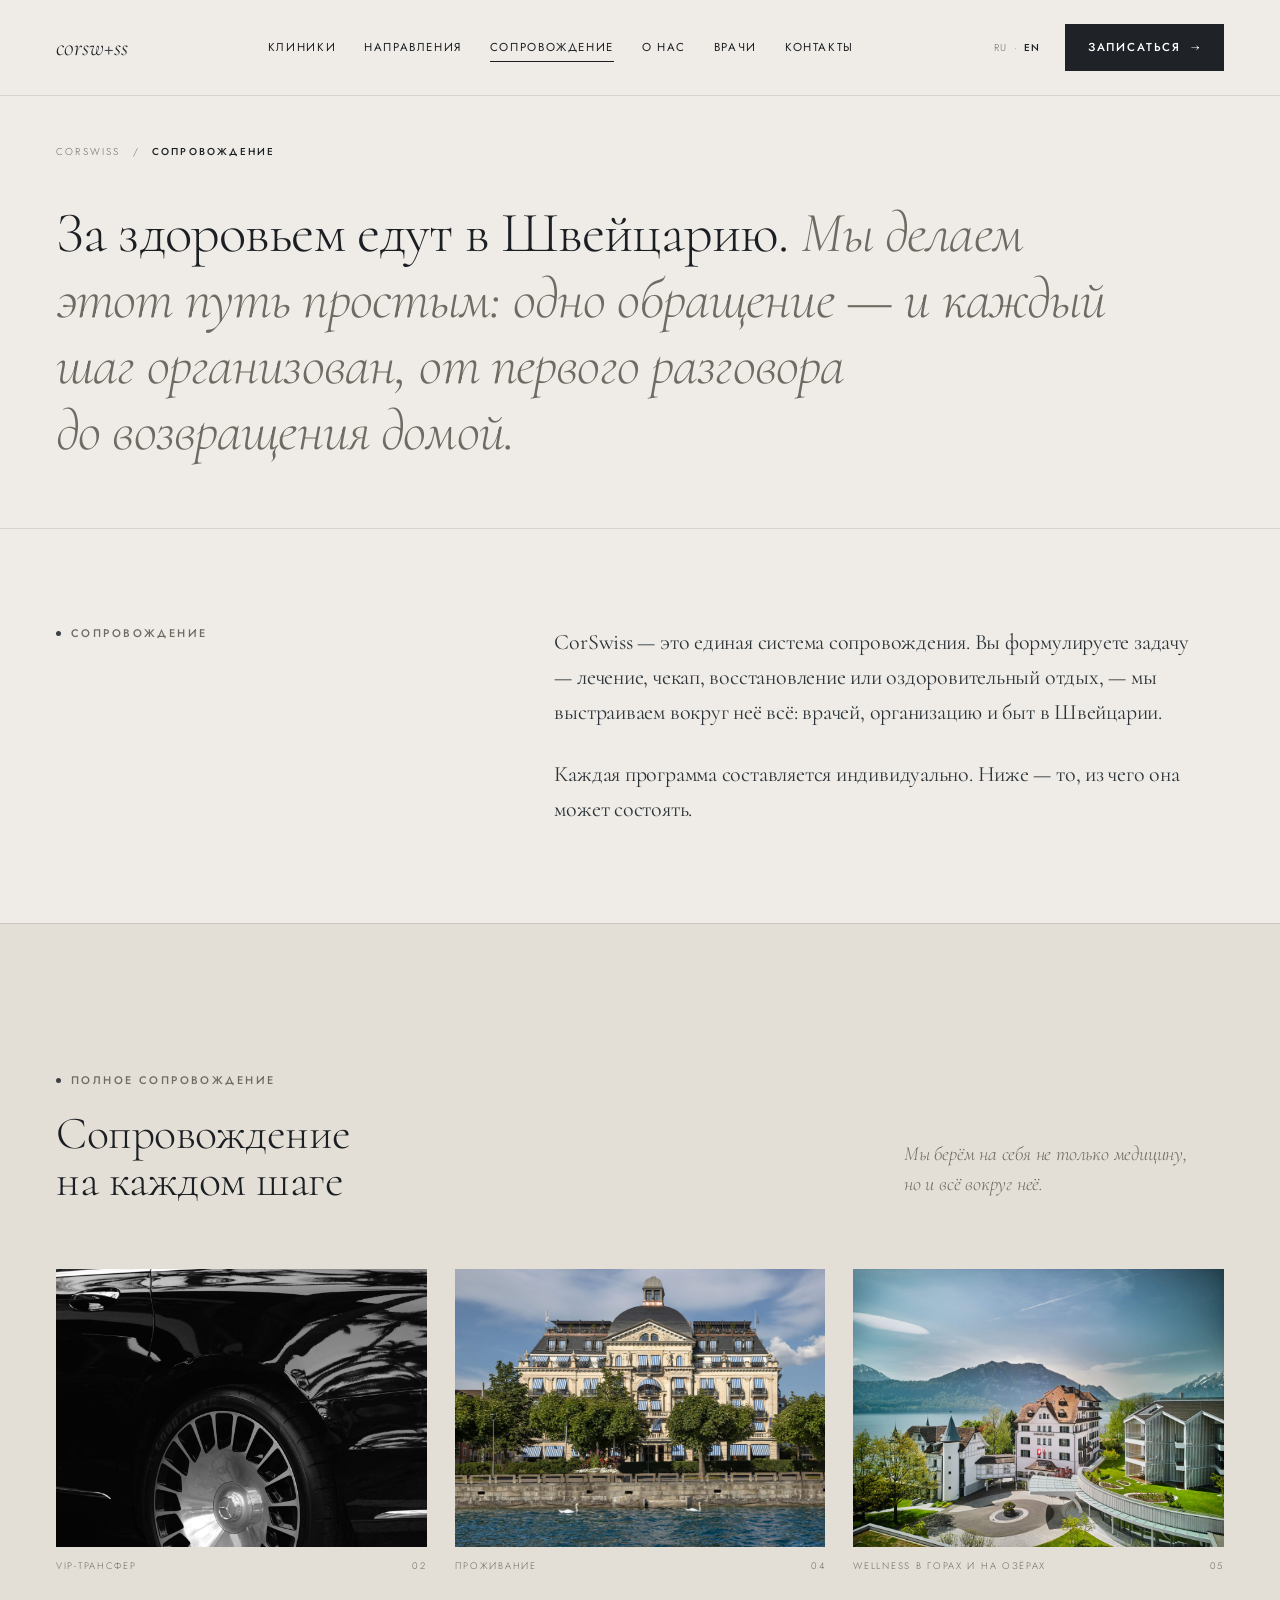
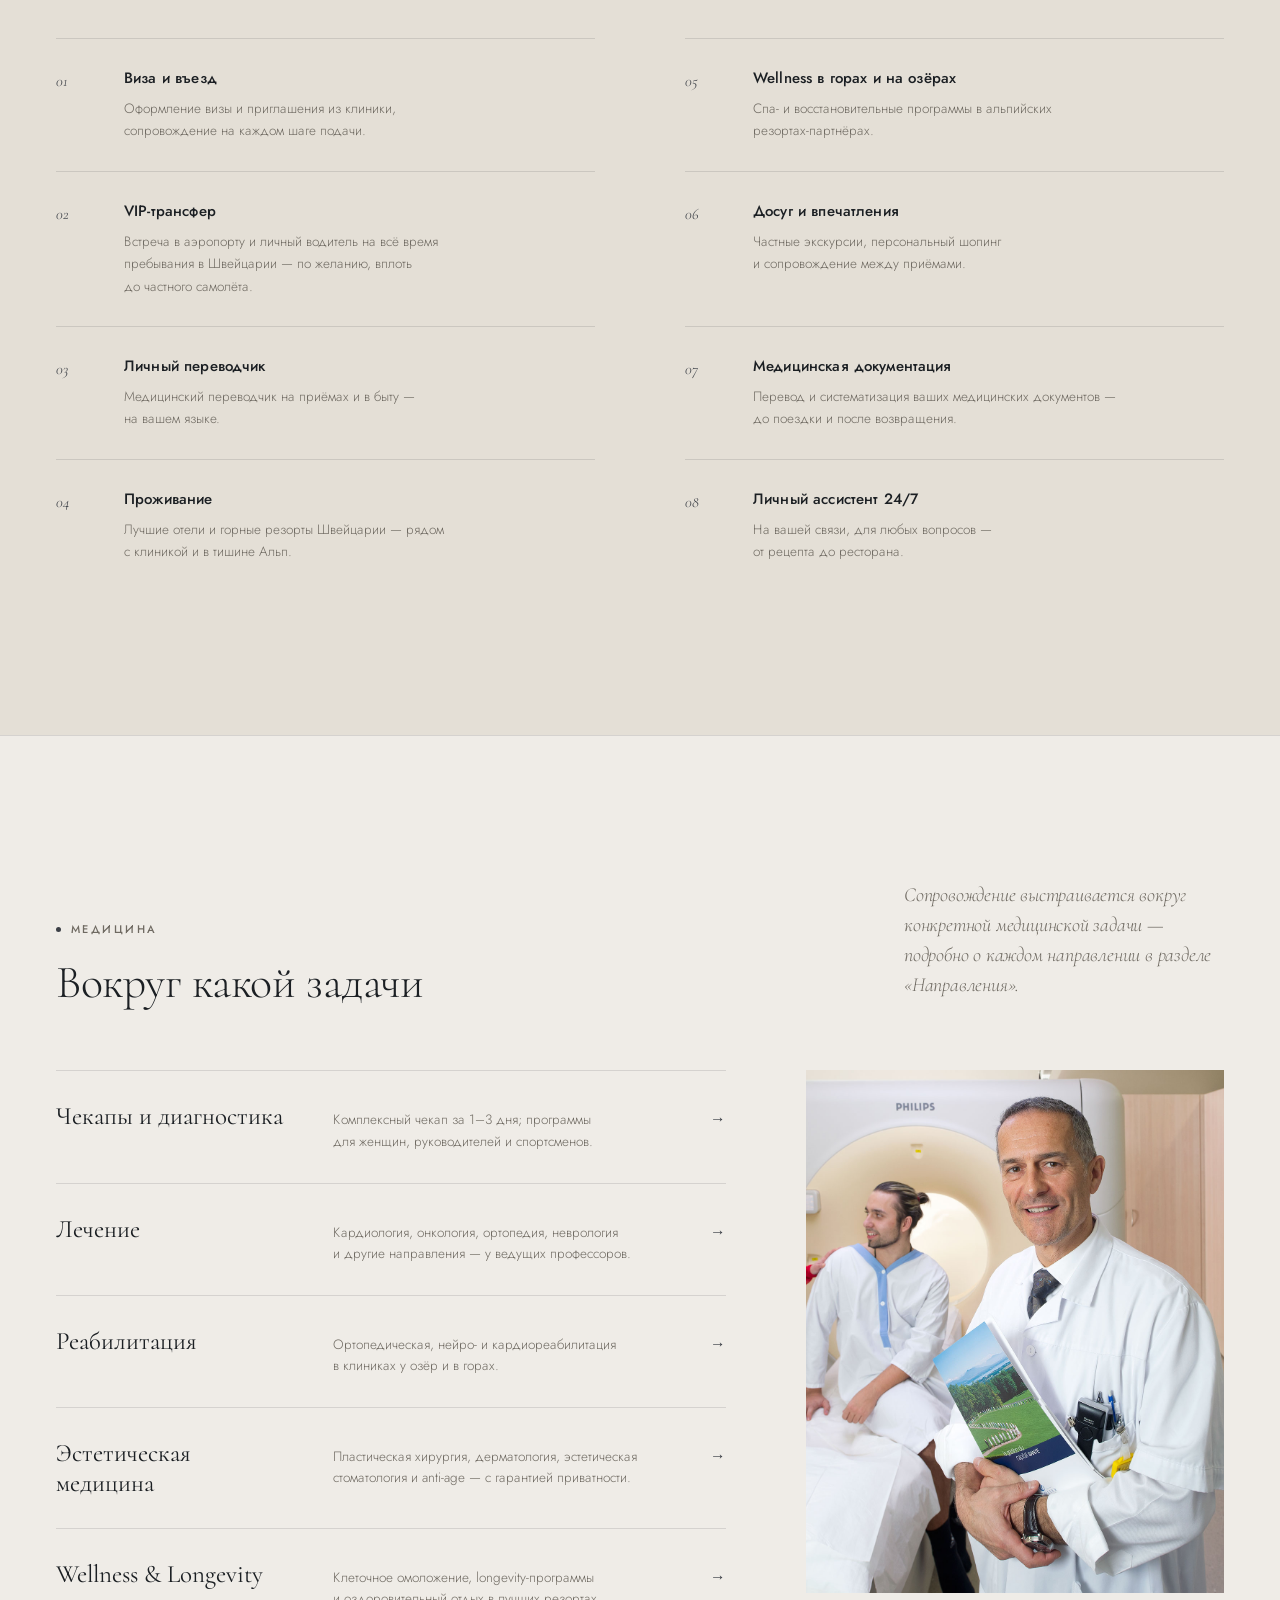
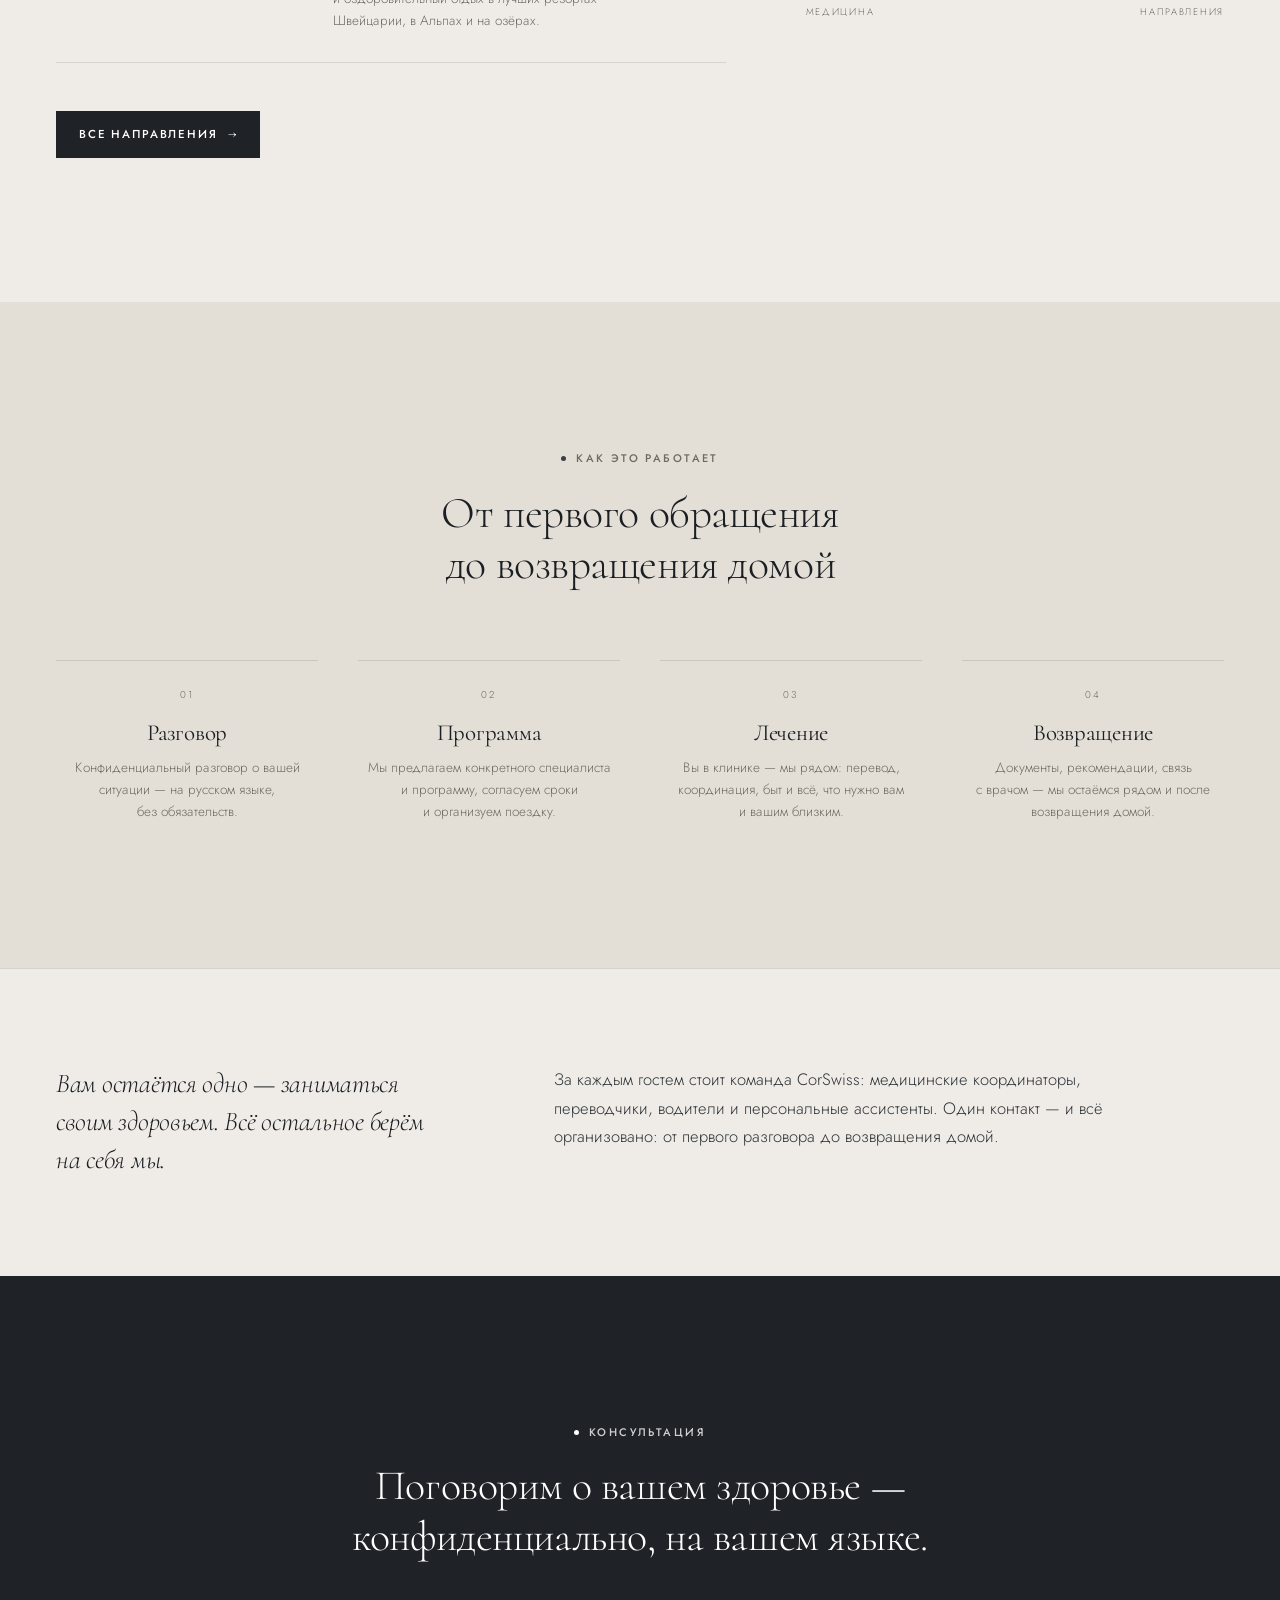
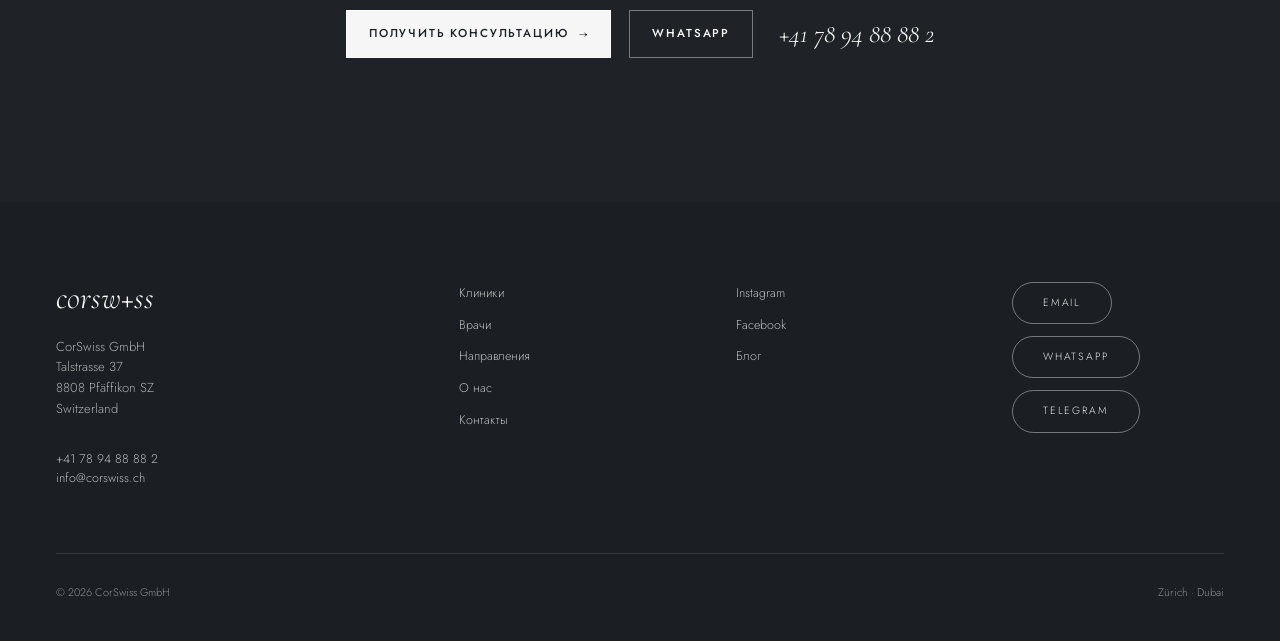
<file: support.html>
<!doctype html>
<html lang="ru">
    <head>
        <meta charset="UTF-8" />
        <meta name="viewport" content="width=device-width, initial-scale=1" />
        <title>Сопровождение — CorSwiss</title>
        <meta name="description" content="Единая система сопровождения в Швейцарии: виза, трансфер, переводчик, проживание, wellness и личный ассистент 24/7." />
        <link rel="preconnect" href="https://fonts.googleapis.com" />
        <link rel="preconnect" href="https://fonts.gstatic.com" crossorigin />
        <link href="https://fonts.googleapis.com/css2?family=Cormorant:ital,wght@0,300;0,400;0,500;1,300;1,400;1,500&family=Jost:wght@300;400;500;600&display=swap" rel="stylesheet" />
        <link rel="stylesheet" href="css/style.css" />
    </head>
    <body>
        <header class="site-header">
            <a class="logo" href="index.html">corsw<b>+</b>ss</a>
            <button class="nav-toggle" type="button" aria-expanded="false" aria-controls="site-nav" aria-label="Меню">
                <span class="nav-toggle__bar" aria-hidden="true"></span>
                <span class="nav-toggle__bar" aria-hidden="true"></span>
            </button>
            <nav class="site-nav" id="site-nav" aria-label="Основная навигация">
                <ul>
                    <li><a href="clinics.html">Клиники</a></li>
                    <li><a href="specialties.html">Направления</a></li>
                    <li><a href="support.html" aria-current="page">Сопровождение</a></li>
                    <li><a href="about.html">О нас</a></li>
                    <li><a href="doctors.html">Врачи</a></li>
                    <li><a href="contacts.html">Контакты</a></li>
                </ul>
                <div class="site-nav__cta">
                    <a class="btn" href="#book" data-book-open>Записаться <span class="arr" aria-hidden="true">→</span></a>
                    <a class="btn site-nav__whatsapp" href="https://wa.me/41789488882" target="_blank" rel="noopener noreferrer">Написать в WhatsApp</a>
                    <a class="site-nav__phone" href="tel:+41789488882">+41 78 94 88 88 2</a>
                </div>
            </nav>
            <div class="header-side">
                <nav class="lang" aria-label="Язык сайта">
                    <a href="support.html" hreflang="ru" lang="ru" aria-current="true">RU</a>
                    <span class="lang__sep" aria-hidden="true">·</span>
                    <a href="#" hreflang="en" lang="en">EN</a>
                </nav>
                <a class="btn" href="#book" data-book-open>Записаться <span class="arr" aria-hidden="true">→</span></a>
            </div>
        </header>
        <div class="header-spacer" aria-hidden="true"></div>

        <main>
            <!-- Титул -->
            <section class="hero-text">
                <nav class="crumbs" aria-label="Хлебные крошки">
                    <a href="index.html">CorSwiss</a>
                    <span aria-hidden="true">/</span>
                    <span aria-current="page">Сопровождение</span>
                </nav>
                <h1 class="display hero-text__title">
                    За здоровьем едут в Швейцарию.
                    <em>Мы делаем этот путь простым: одно обращение — и каждый шаг организован, от первого разговора до возвращения домой.</em>
                </h1>
            </section>

            <!-- Вводный текст -->
            <section class="section section--tight section--ruled">
                <div class="grid grid--label">
                    <p class="eyebrow">Сопровождение</p>
                    <div class="prose-stack">
                        <p class="display prose-body prose-body--narrow">CorSwiss — это единая система сопровождения. Вы формулируете задачу — лечение, чекап, восстановление или оздоровительный отдых, — мы выстраиваем вокруг неё всё: врачей, организацию и быт в Швейцарии.</p>
                        <p class="display prose-body prose-body--narrow">Каждая программа составляется индивидуально. Ниже — то, из чего она может состоять.</p>
                    </div>
                </div>
            </section>

            <!-- Полное сопровождение -->
            <section class="section section--sunken section--ruled">
                <div class="section-head">
                    <div>
                        <p class="eyebrow">Полное сопровождение</p>
                        <h2 class="display section-head__title section-head__title--sm">Сопровождение на каждом шаге</h2>
                    </div>
                    <p class="display italic section-head__lede">Мы берём на себя не только медицину, но и всё вокруг неё.</p>
                </div>

                <div class="grid grid--3 support-gallery">
                    <figure>
                        <div class="photo photo--landscape">
                            <img class="photo__img--transfer" src="images/support-transfer.jpg" alt="VIP-трансфер: автомобиль представительского класса" />
                        </div>
                        <figcaption class="photo__caption"><span>VIP-трансфер</span><span>02</span></figcaption>
                    </figure>
                    <figure>
                        <div class="photo photo--landscape">
                            <img class="photo__img--eden" src="images/support-edenaulac.jpg" alt="Отель La Réserve Eden au Lac, Цюрих" />
                        </div>
                        <figcaption class="photo__caption"><span>Проживание</span><span>04</span></figcaption>
                    </figure>
                    <figure>
                        <div class="photo photo--landscape">
                            <img class="photo__img--chenot" src="images/support-chenot.jpg" alt="Chenot Palace Weggis на Люцернском озере" />
                        </div>
                        <figcaption class="photo__caption"><span>Wellness в горах и на озёрах</span><span>05</span></figcaption>
                    </figure>
                </div>

                <div class="svc-list">
                    <article>
                        <span class="num">01</span>
                        <div>
                            <h3>Виза и въезд</h3>
                            <p>Оформление визы и приглашения из клиники, сопровождение на каждом шаге подачи.</p>
                        </div>
                    </article>
                    <article>
                        <span class="num">05</span>
                        <div>
                            <h3>Wellness в горах и на озёрах</h3>
                            <p>Спа- и восстановительные программы в альпийских резортах-партнёрах.</p>
                        </div>
                    </article>
                    <article>
                        <span class="num">02</span>
                        <div>
                            <h3>VIP-трансфер</h3>
                            <p>Встреча в аэропорту и личный водитель на всё время пребывания в Швейцарии — по желанию, вплоть до частного самолёта.</p>
                        </div>
                    </article>
                    <article>
                        <span class="num">06</span>
                        <div>
                            <h3>Досуг и впечатления</h3>
                            <p>Частные экскурсии, персональный шопинг и сопровождение между приёмами.</p>
                        </div>
                    </article>
                    <article>
                        <span class="num">03</span>
                        <div>
                            <h3>Личный переводчик</h3>
                            <p>Медицинский переводчик на приёмах и в быту — на вашем языке.</p>
                        </div>
                    </article>
                    <article>
                        <span class="num">07</span>
                        <div>
                            <h3>Медицинская документация</h3>
                            <p>Перевод и систематизация ваших медицинских документов — до поездки и после возвращения.</p>
                        </div>
                    </article>
                    <article>
                        <span class="num">04</span>
                        <div>
                            <h3>Проживание</h3>
                            <p>Лучшие отели и горные резорты Швейцарии — рядом с клиникой и в тишине Альп.</p>
                        </div>
                    </article>
                    <article>
                        <span class="num">08</span>
                        <div>
                            <h3>Личный ассистент 24/7</h3>
                            <p>На вашей связи, для любых вопросов — от рецепта до ресторана.</p>
                        </div>
                    </article>
                </div>
            </section>

            <!-- Медицинские задачи -->
            <section class="section section--ruled">
                <div class="section-head">
                    <div>
                        <p class="eyebrow">Медицина</p>
                        <h2 class="display section-head__title section-head__title--sm">Вокруг какой задачи</h2>
                    </div>
                    <p class="display italic section-head__lede">Сопровождение выстраивается вокруг конкретной медицинской задачи — подробно о каждом направлении в разделе «Направления».</p>
                </div>

                <div class="grid grid--aside">
                    <div>
                        <a class="row-link" href="specialties.html">
                            <h3>Чекапы и диагностика</h3>
                            <p>Комплексный чекап за 1–3 дня; программы для женщин, руководителей и спортсменов.</p>
                            <span class="row-link__arr" aria-hidden="true">→</span>
                        </a>
                        <a class="row-link" href="specialties.html">
                            <h3>Лечение</h3>
                            <p>Кардиология, онкология, ортопедия, неврология и другие направления — у ведущих профессоров.</p>
                            <span class="row-link__arr" aria-hidden="true">→</span>
                        </a>
                        <a class="row-link" href="specialties.html">
                            <h3>Реабилитация</h3>
                            <p>Ортопедическая, нейро- и кардиореабилитация в клиниках у озёр и в горах.</p>
                            <span class="row-link__arr" aria-hidden="true">→</span>
                        </a>
                        <a class="row-link" href="specialties.html">
                            <h3>Эстетическая медицина</h3>
                            <p>Пластическая хирургия, дерматология, эстетическая стоматология и anti-age — с гарантией приватности.</p>
                            <span class="row-link__arr" aria-hidden="true">→</span>
                        </a>
                        <a class="row-link" href="specialties.html">
                            <h3>Wellness &amp; Longevity</h3>
                            <p>Клеточное омоложение, longevity-программы и оздоровительный отдых в лучших резортах Швейцарии, в Альпах и на озёрах.</p>
                            <span class="row-link__arr" aria-hidden="true">→</span>
                        </a>
                        <div class="row-link__actions">
                            <a class="btn" href="specialties.html">Все направления <span class="arr" aria-hidden="true">→</span></a>
                        </div>
                    </div>
                    <figure class="sticky-fig">
                        <div class="photo photo--portrait">
                            <img class="photo__img--medicine" src="images/support-medicine.jpg" alt="Врач на приёме в швейцарской клинике" />
                        </div>
                        <figcaption class="photo__caption"><span>Медицина</span><span>Направления</span></figcaption>
                    </figure>
                </div>
            </section>

            <!-- Как это работает -->
            <section class="section section--sunken section--center">
                <p class="eyebrow">Как это работает</p>
                <h2 class="display steps-section__title">От первого обращения до возвращения домой</h2>
                <div class="steps">
                    <div class="step-card">
                        <span class="step-card__n">01</span>
                        <h3 class="display">Разговор</h3>
                        <p>Конфиденциальный разговор о вашей ситуации — на русском языке, без обязательств.</p>
                    </div>
                    <div class="step-card">
                        <span class="step-card__n">02</span>
                        <h3 class="display">Программа</h3>
                        <p>Мы предлагаем конкретного специалиста и программу, согласуем сроки и организуем поездку.</p>
                    </div>
                    <div class="step-card">
                        <span class="step-card__n">03</span>
                        <h3 class="display">Лечение</h3>
                        <p>Вы в клинике — мы рядом: перевод, координация, быт и всё, что нужно вам и вашим близким.</p>
                    </div>
                    <div class="step-card">
                        <span class="step-card__n">04</span>
                        <h3 class="display">Возвращение</h3>
                        <p>Документы, рекомендации, связь с врачом — мы остаёмся рядом и после возвращения домой.</p>
                    </div>
                </div>
            </section>

            <!-- Манифест -->
            <section class="section section--tight section--ruled">
                <div class="grid grid--label">
                    <p class="display italic manifest-quote">Вам остаётся одно — заниматься своим здоровьем. Всё остальное берём на себя мы.</p>
                    <p class="manifest-body">За каждым гостем стоит команда CorSwiss: медицинские координаторы, переводчики, водители и персональные ассистенты. Один контакт — и всё организовано: от первого разговора до возвращения домой.</p>
                </div>
            </section>

            <!-- Призыв -->
            <section class="section section--accent cta-band" id="cta">
                <div class="cta-band__inner cta-band__inner--wide">
                    <p class="eyebrow eyebrow--light">Консультация</p>
                    <h2 class="display cta-band__title">Поговорим о вашем здоровье — конфиденциально, на вашем языке.</h2>
                    <div class="cta-band__actions">
                        <a class="btn btn--light" href="contacts.html">Получить консультацию <span class="arr" aria-hidden="true">→</span></a>
                        <a class="btn btn--ghost-light" href="https://wa.me/41789488882">WhatsApp</a>
                        <a class="cta-band__phone-link" href="tel:+41789488882">+41 78 94 88 88 2</a>
                    </div>
                </div>
            </section>
        </main>

        <footer class="site-footer">
            <div class="footer-grid">
                <div>
                    <a class="logo" href="index.html">corsw<b>+</b>ss</a>
                    <p class="footer-note">
                        CorSwiss GmbH<br />
                        Talstrasse 37<br />
                        8808 Pfäffikon SZ<br />
                        Switzerland
                    </p>
                    <div class="footer-contact">
                        <div><a href="tel:+41789488882">+41 78 94 88 88 2</a></div>
                        <div><a href="mailto:info@corswiss.ch">info@corswiss.ch</a></div>
                    </div>
                </div>
                <nav aria-label="Разделы сайта">
                    <ul>
                        <li><a href="clinics.html">Клиники</a></li>
                        <li><a href="doctors.html">Врачи</a></li>
                        <li><a href="specialties.html">Направления</a></li>
                        <li><a href="about.html">О нас</a></li>
                        <li><a href="contacts.html">Контакты</a></li>
                    </ul>
                </nav>
                <nav aria-label="Медиа">
                    <ul>
                        <li><a href="#">Instagram</a></li>
                        <li><a href="https://www.facebook.com/corswiss.ch">Facebook</a></li>
                        <li><a href="blog.html">Блог</a></li>
                    </ul>
                </nav>
                <div class="footer-social">
                    <a href="mailto:info@corswiss.ch">Email</a>
                    <a href="https://wa.me/41789488882">WhatsApp</a>
                    <a href="#">Telegram</a>
                </div>
            </div>
            <div class="footer-bottom">
                <span>© 2026 CorSwiss GmbH</span>
                <span>Zürich · Dubai</span>
            </div>
        </footer>
        <script src="js/header.js"></script>
        <script src="js/book-modal.js"></script>
        <script src="js/phone-mask.js"></script>
        <script src="js/nbsp.js"></script>
    </body>
</html>
</file>
<file: css/style.css>
@charset "UTF-8";
:root {
  --ink: #1b1f23;
  --ink-soft: #2c3338;
  --muted: #6f6a62;
  --bg: #efece7;
  --bg-card: #fff;
  --bg-sunken: #e4dfd6;
  --line: rgba(27, 31, 35, 0.12);
  --line-soft: rgba(27, 31, 35, 0.07);
  --accent: #3b3f46;
  --accent-deep: #1f2226;
  --accent-soft: #e2e0dc;
  --s1: 8px;
  --s2: 16px;
  --s3: 24px;
  --s4: 32px;
  --s5: 40px;
  --s6: 48px;
  --s7: 56px;
  --s8: 64px;
  --s10: 80px;
  --s12: 96px;
  --s14: 112px;
  --s18: 144px;
  --gut: 56px;
  --container: 1328px;
  --header-h: 96px;
  --header-h-compact: 64px;
  --measure: 68ch;
  --type-scale: 0.92;
}

:root {
  --serif: "Cormorant", serif;
  --sans: "Jost", sans-serif;
}

*,
*::before,
*::after {
  box-sizing: border-box;
}

html {
  scroll-behavior: smooth;
  scroll-padding-top: calc(var(--header-h-compact) + var(--s3));
  -webkit-text-size-adjust: 100%;
}

body {
  margin: 0;
  background: var(--bg);
  color: var(--ink);
  font-family: var(--sans);
  font-weight: 300;
  font-size: 14px;
  line-height: 1.55;
  -webkit-font-smoothing: antialiased;
  text-rendering: optimizeLegibility;
  overflow-x: hidden;
}

img {
  display: block;
  max-width: 100%;
  height: auto;
}

a {
  color: var(--ink);
  text-decoration: none;
}
a:hover {
  color: var(--accent);
}

ul,
ol {
  margin: 0;
  padding: 0;
  list-style: none;
}

h1,
h2,
h3,
h4,
p,
blockquote,
figure {
  margin: 0;
}

h1,
h2,
h3,
h4 {
  text-wrap: pretty;
}

p {
  text-wrap: pretty;
}

button,
input,
textarea {
  font: inherit;
}

:focus-visible {
  outline: 2px solid var(--accent);
  outline-offset: 3px;
}

.visually-hidden {
  position: absolute;
  width: 1px;
  height: 1px;
  overflow: hidden;
  clip: rect(0 0 0 0);
  white-space: nowrap;
}

.skip-link {
  position: absolute;
  left: 16px;
  top: -40px;
  z-index: 100;
  padding: 8px 12px;
  background: #fff;
  color: var(--ink);
}
.skip-link:focus {
  top: 16px;
}

.display {
  font-family: var(--serif);
  font-weight: 300;
  letter-spacing: -0.01em;
  line-height: 1.05;
  margin: 0;
}

.italic {
  font-style: italic;
}

@media (prefers-reduced-motion: reduce) {
  html {
    scroll-behavior: auto;
  }
}
/* 3. Сетка и секции -------------------------------------------------------- */
.section {
  padding-block: var(--s18);
}

.section--tight {
  padding-block: var(--s12);
}

.section--lead {
  padding-top: var(--s12);
}

.section--founder {
  padding-top: 20px;
  padding-bottom: var(--s12);
}

.section--prose {
  padding-block: 90px 110px;
}

.section--team {
  padding-block: 150px;
}

.site-header,
.site-footer,
.section,
.statement,
.hero-text,
.hero-full__inner,
.page-intro,
.article-cover,
.clinic-cover,
.doctors-filter {
  padding-inline: max(var(--gut), (100% - var(--container)) / 2);
}

.section--sunken {
  background: var(--bg-sunken);
}

.section--dark {
  background: var(--ink);
  color: rgba(255, 255, 255, 0.85);
}

.section--accent {
  background: var(--accent-deep);
  color: #fff;
}

.section--ruled {
  border-top: 1px solid var(--line);
}

.wrap {
  max-width: 1280px;
  margin: 0 auto;
}

.wrap--wide {
  max-width: 1328px;
  margin: 0 auto;
}

.grid {
  display: grid;
  gap: var(--s4);
}

.grid--2 {
  grid-template-columns: repeat(2, minmax(0, 1fr));
}

.grid--3 {
  grid-template-columns: repeat(3, minmax(0, 1fr));
}

.grid--4 {
  grid-template-columns: repeat(4, minmax(0, 1fr));
}

.grid--5 {
  grid-template-columns: repeat(5, minmax(0, 1fr));
}

.grid--side {
  grid-template-columns: minmax(0, 380px) 1fr;
  gap: var(--s12);
  align-items: start;
}

.grid--label {
  grid-template-columns: 1fr 1.6fr;
  gap: var(--s10);
  align-items: start;
}

.section-head {
  display: flex;
  justify-content: space-between;
  align-items: flex-end;
  gap: var(--s10);
}

.section-head--spaced {
  margin-bottom: 72px;
}

.section-head--wide {
  margin-bottom: 90px;
}

.section-head--doctors {
  margin: 30px 0 var(--s8);
}

.section-head__title {
  font-size: 59px;
  font-weight: 300;
  line-height: 1.04;
  max-width: 20ch;
}

.section-intro {
  margin-bottom: var(--s8);
}

.section-intro--center {
  text-align: center;
  max-width: 760px;
  margin: 0 auto var(--s12);
}

.section-intro--narrow {
  max-width: 940px;
  margin: 0 auto;
  text-align: center;
}

.section-intro--team .eyebrow + .display {
  margin-top: 24px;
}
.section-intro--team .display {
  margin-bottom: 32px;
}

.section-actions {
  display: flex;
  justify-content: center;
  margin-top: var(--s7);
}

.section-actions--lg {
  margin-top: 70px;
}

.eyebrow + .display,
.eyebrow + .section-head__title {
  margin-top: 20px;
}

.display--52 {
  font-size: 52px;
}

.display--lg {
  font-size: 52px;
  margin-bottom: 24px;
}
.display--lg > h1,
.display--lg > p {
  display: inline;
  font: inherit;
  letter-spacing: inherit;
}

.display--xl {
  font-size: 55px;
  max-width: 14ch;
  letter-spacing: -0.01em;
}

.display--md {
  font-size: 44px;
}

.display--72 {
  font-size: 72px;
  line-height: 1.02;
  letter-spacing: -0.012em;
}

.display--spaced {
  margin-bottom: 56px;
}

.display--spaced-sm {
  margin-bottom: var(--s6);
}

.display--82 {
  font-size: 82px;
  line-height: 1.07;
  letter-spacing: -0.02em;
  max-width: 1180px;
}

.display--sub {
  font-size: 34px;
  line-height: 1.5;
  font-weight: 400;
  color: var(--ink-soft);
  max-width: 685px;
}

.display--sub--center {
  text-align: center;
  margin: 0 auto var(--s7);
}

.display--accent {
  font-size: 28px;
  line-height: 1.3;
  color: var(--accent);
}

.display--center {
  text-align: center;
}

.italic--accent {
  color: var(--accent);
}

.italic--muted {
  color: var(--muted);
}

.lede {
  color: var(--muted);
  font-size: 14px;
  line-height: 1.75;
  max-width: 42ch;
  margin: 0;
}

.lede--ink {
  color: var(--ink-soft);
  max-width: 38ch;
}

.rule {
  height: 1px;
  background: var(--line);
  border: 0;
  margin: 0;
}

/* 4. Атомы ----------------------------------------------------------------- */
.eyebrow {
  display: inline-flex;
  align-items: center;
  font-size: 11px;
  letter-spacing: 0.22em;
  text-transform: uppercase;
  color: var(--muted);
  font-weight: 500;
}

.eyebrow::before {
  content: "";
  width: 5px;
  height: 5px;
  border-radius: 50%;
  background: var(--accent);
  margin-right: 10px;
}

.eyebrow--light {
  color: rgba(255, 255, 255, 0.78);
}

.eyebrow--light::before {
  background: #fff;
}

.btn {
  display: inline-flex;
  align-items: center;
  gap: 10px;
  padding: 14px 22px;
  font-family: var(--sans);
  font-size: 11.5px;
  letter-spacing: 0.16em;
  text-transform: uppercase;
  font-weight: 500;
  border: 1px solid var(--accent-deep);
  background: var(--accent-deep);
  color: #fff;
  cursor: pointer;
  border-radius: 0;
  transition: background 0.2s, color 0.2s, border-color 0.2s;
}

.btn:hover {
  background: var(--accent);
  border-color: var(--accent);
  color: #fff;
}

.btn .arr {
  font-family: var(--serif);
  font-size: 13px;
  line-height: 1;
}

.btn--ghost {
  background: transparent;
  color: var(--ink);
  border-color: var(--ink);
}

.btn--ghost:hover {
  background: var(--ink);
  color: #fff;
  border-color: var(--ink);
}

.btn--light {
  background: rgba(255, 255, 255, 0.96);
  color: var(--ink);
  border-color: rgba(255, 255, 255, 0.96);
}

.btn--light:hover {
  background: var(--ink);
  color: #fff;
  border-color: var(--ink);
}

.btn--ghost-light {
  background: transparent;
  color: #fff;
  border-color: rgba(255, 255, 255, 0.4);
}

.btn--ghost-light:hover {
  background: #fff;
  color: var(--ink);
  border-color: #fff;
}

.btn--whatsapp {
  background: transparent;
  color: #fff;
  border-color: rgba(255, 255, 255, 0.9);
}

.btn--whatsapp:hover {
  background: #25d366;
  border-color: #25d366;
  color: #fff;
}

.btn--align-start {
  justify-self: start;
}

.photo {
  position: relative;
  overflow: hidden;
  background: var(--bg-sunken);
}

.photo img {
  display: block;
  width: 100%;
  height: 100%;
  object-fit: cover;
}

.photo--portrait {
  aspect-ratio: 4/5;
}

.photo__img--top {
  object-position: center top;
}

.photo__img--founder {
  filter: grayscale(0.18);
  object-position: center 28%;
}

.photo__img--zoom {
  transform-origin: 49% 13%;
}

.photo__caption {
  display: flex;
  justify-content: space-between;
  gap: var(--s2);
  margin-top: 12px;
  font-size: 9.5px;
  letter-spacing: 0.18em;
  text-transform: uppercase;
  color: var(--muted);
}

.photo__caption--place {
  display: block;
  margin-top: 14px;
  margin-bottom: 0;
  font-size: 10.5px;
  font-weight: 600;
  letter-spacing: 0.2em;
  color: var(--accent);
}

.photo__caption--soft {
  display: block;
  justify-content: flex-start;
  margin-top: 22px;
  font-size: 10.5px;
  font-weight: 300;
  letter-spacing: 0.2em;
  color: var(--muted);
}

.num {
  font-family: var(--serif);
  font-style: italic;
  color: var(--accent);
}

.crumbs {
  display: flex;
  flex-wrap: nowrap;
  gap: 12px;
  align-items: center;
  font-size: 10px;
  letter-spacing: 0.22em;
  text-transform: uppercase;
  color: var(--muted);
  white-space: nowrap;
}

.crumbs > * {
  flex-shrink: 0;
}

.crumbs a {
  color: var(--muted);
}

.crumbs [aria-current] {
  color: var(--ink);
  font-weight: 500;
}

.field {
  display: grid;
  gap: 12px;
  margin-bottom: var(--s4);
}

.field > label {
  font-size: 10px;
  letter-spacing: 0.2em;
  text-transform: uppercase;
  color: var(--muted);
}

.input {
  width: 100%;
  background: transparent;
  border: 0;
  border-bottom: 1px solid var(--line);
  padding: 10px 0;
  font-family: var(--sans);
  font-weight: 300;
  font-size: 15px;
  color: var(--ink);
  transition: border-color 0.25s ease;
  resize: vertical;
}

.input:focus {
  border-color: var(--ink);
  outline: none;
}

.input.error {
  border-bottom-color: #b54a3c;
}

textarea.input {
  min-height: 110px;
  line-height: 1.6;
}

/* 5. Блоки ----------------------------------------------------------------- */
/* Шапка / навигация */
.logo {
  font-family: var(--serif);
  font-style: italic;
  font-size: 24px;
  font-weight: 300;
  line-height: 1;
  color: var(--ink);
  transition: font-size 0.35s cubic-bezier(0.4, 0, 0.2, 1);
}

.logo b {
  color: var(--accent);
  font-style: normal;
  font-weight: 500;
}

.site-header {
  position: fixed;
  top: 0;
  left: 0;
  right: 0;
  z-index: 100;
  display: flex;
  align-items: center;
  justify-content: space-between;
  gap: var(--s4);
  height: var(--header-h);
  box-sizing: border-box;
  padding-block: 26px;
  background: var(--bg);
  border-bottom: 1px solid var(--line);
  transition: height 0.35s cubic-bezier(0.4, 0, 0.2, 1), padding-block 0.35s cubic-bezier(0.4, 0, 0.2, 1), background 0.35s ease, border-color 0.35s ease;
}

.site-header.is-scrolled {
  height: var(--header-h-compact);
  padding-block: 14px;
}

.header-spacer {
  height: var(--header-h);
  pointer-events: none;
  transition: height 0.35s cubic-bezier(0.4, 0, 0.2, 1);
}

.site-header.is-scrolled + .header-spacer {
  height: var(--header-h-compact);
}

.site-header.is-scrolled .logo {
  font-size: 20px;
}

.site-header.is-scrolled .site-nav ul {
  gap: 20px;
}

.site-header.is-scrolled .header-side .btn {
  padding: 10px 18px;
  font-size: 10.5px;
}

.site-header .btn {
  transition: background 0.2s, color 0.2s, border-color 0.2s, padding 0.35s cubic-bezier(0.4, 0, 0.2, 1), font-size 0.35s cubic-bezier(0.4, 0, 0.2, 1);
}

@media (prefers-reduced-motion: reduce) {
  .site-header,
  .site-header .logo,
  .site-header .site-nav ul,
  .site-header .btn,
  .header-spacer {
    transition-duration: 0.01ms !important;
  }
}
.site-header--over {
  background: transparent;
  border-bottom-color: transparent;
}

.site-header--over.is-scrolled {
  background: var(--bg);
  border-bottom-color: var(--line);
}

.site-header--over.is-scrolled .logo,
.site-header--over.is-scrolled .site-nav ul a {
  color: var(--ink);
}

.site-header--over.is-scrolled .logo b {
  color: var(--accent);
}

.site-header--over.is-scrolled .lang a[aria-current=true] {
  color: var(--muted);
  font-weight: 300;
}

.site-header--over.is-scrolled .lang a:not([aria-current=true]) {
  color: var(--ink);
  font-weight: 500;
}

.site-header--over.is-scrolled .lang__sep {
  color: var(--muted);
}

.site-nav ul {
  display: flex;
  gap: 28px;
  align-items: center;
  list-style: none;
  margin: 0;
  padding: 0;
  font-size: 11.5px;
  letter-spacing: 0.14em;
  text-transform: uppercase;
  font-weight: 400;
  transition: gap 0.35s cubic-bezier(0.4, 0, 0.2, 1);
}

.site-nav a {
  position: relative;
  display: inline-block;
  padding: 12px 10px;
  margin: -12px -10px;
  font-weight: 400;
}

.site-nav a::after {
  content: "";
  position: absolute;
  left: 10px;
  right: 10px;
  bottom: 6px;
  height: 1px;
  background: currentColor;
  transform: scaleX(0);
  transform-origin: left center;
  transition: transform 0.4s cubic-bezier(0.4, 0, 0.2, 1);
}

.site-nav a:hover::after,
.site-nav a:focus-visible::after,
.site-nav [aria-current=page]::after {
  transform: scaleX(1);
}

.header-side {
  display: flex;
  gap: 24px;
  align-items: center;
}

.lang {
  display: flex;
  gap: 6px;
  align-items: baseline;
  font-size: 10px;
  letter-spacing: 0.14em;
  text-transform: uppercase;
}

.lang a {
  font-weight: 500;
  color: var(--ink);
}

.site-header:not(.site-header--over) .lang a[aria-current=true] {
  color: var(--muted);
  font-weight: 300;
}

.lang__sep {
  color: var(--muted);
  font-weight: 300;
}

.site-header--over .logo,
.site-header--over .logo b,
.site-header--over .site-nav ul a {
  color: #fff;
}

.site-header--over .lang a:not([aria-current=true]) {
  color: #fff;
  font-weight: 500;
}

.site-header--over .lang a[aria-current=true] {
  color: rgba(255, 255, 255, 0.38);
  font-weight: 300;
}

.site-header--over .lang__sep {
  color: rgba(255, 255, 255, 0.38);
}

.nav-toggle {
  display: none;
  align-content: center;
  gap: 6px;
  width: 44px;
  height: 44px;
  margin: 0;
  padding: 0 10px;
  background: none;
  border: 0;
  cursor: pointer;
  color: var(--ink);
  flex-shrink: 0;
}

.nav-toggle__bar {
  display: block;
  height: 1px;
  background: currentColor;
  transition: transform 0.3s ease, opacity 0.3s ease;
}

.site-header--over .nav-toggle {
  color: #fff;
}

.site-header--over.is-scrolled .nav-toggle {
  color: var(--ink);
}

.site-nav__cta {
  display: none;
}

/* Подвал */
.site-footer {
  background: var(--ink);
  color: rgba(255, 255, 255, 0.85);
  padding-block: var(--s10) var(--s5);
}

.site-footer a {
  color: rgba(255, 255, 255, 0.7);
  font-size: 12.5px;
}

.site-footer a:hover {
  color: #fff;
}

.site-footer .logo,
.site-footer .logo b {
  color: #fff;
}

.site-footer .logo {
  font-size: 32px;
}

.footer-grid {
  display: grid;
  grid-template-columns: 1.6fr 1fr 1fr 1fr;
  gap: var(--s8);
  padding-bottom: var(--s8);
  border-bottom: 1px solid rgba(255, 255, 255, 0.12);
}

.footer-grid ul {
  list-style: none;
  margin: 0;
  padding: 0;
  display: grid;
  gap: 10px;
}

.footer-note {
  margin-top: 22px;
  font-size: 13px;
  line-height: 1.6;
  color: rgba(255, 255, 255, 0.65);
  max-width: 320px;
}

.footer-contact {
  margin-top: 30px;
  font-size: 12px;
  color: rgba(255, 255, 255, 0.7);
}

.footer-social {
  display: flex;
  flex-direction: column;
  gap: 12px;
  align-items: flex-start;
}

.footer-social a {
  padding: 12px 30px;
  border-radius: 999px;
  border: 1px solid rgba(255, 255, 255, 0.4);
  color: rgba(255, 255, 255, 0.9);
  font-size: 10.5px;
  letter-spacing: 0.18em;
  text-transform: uppercase;
}

.footer-social a:hover {
  background: #fff;
  color: var(--ink);
  border-color: #fff;
}

.footer-bottom {
  display: flex;
  justify-content: space-between;
  gap: var(--s3);
  padding-top: 30px;
  font-size: 11px;
  color: rgba(255, 255, 255, 0.5);
}

/* Титульный экран с фотографией */
.hero-full {
  position: relative;
  min-height: 100svh;
  overflow: hidden;
  background: #0a1220;
  display: flex;
  flex-direction: column;
}

.hero-full__img {
  position: absolute;
  inset: 0;
  width: 100%;
  height: 100%;
  object-fit: cover;
  object-position: center 38%;
  filter: brightness(0.78) saturate(1.02);
}

.hero-full__veil {
  position: absolute;
  inset: 0;
  background: linear-gradient(180deg, rgba(10, 14, 24, 0.72) 0%, rgba(10, 14, 24, 0.4) 20%, transparent 36%), linear-gradient(180deg, transparent 0%, rgba(10, 14, 24, 0.1) 45%, rgba(10, 14, 24, 0.18) 62%, rgba(10, 14, 24, 0.55) 100%);
}

.hero-full__inner {
  position: relative;
  z-index: 1;
  flex: 1;
  display: flex;
  flex-direction: column;
  align-items: center;
  justify-content: center;
  text-align: center;
  color: #fff;
  padding-inline: var(--gut);
  padding-block: calc(28px + var(--s6)) var(--s6);
}

.hero-full__title {
  font-size: clamp(48px, 7.2vw, 112px);
  line-height: 0.96;
  margin: var(--s4) 0 0;
  color: #fff;
  letter-spacing: -0.015em;
}

.hero-full__meta {
  position: relative;
  z-index: 2;
  display: flex;
  justify-content: space-between;
  align-items: center;
  gap: var(--s10);
  margin-top: auto;
  padding-inline: max(var(--gut), (100% - var(--container)) / 2);
  padding-bottom: var(--s7);
  color: rgba(255, 255, 255, 0.85);
  font-size: 10px;
  letter-spacing: 0.22em;
  text-transform: uppercase;
}

.hero-full__actions {
  display: flex;
  flex-wrap: wrap;
  gap: 12px;
  align-items: center;
  justify-content: center;
}

/* Текстовый титул внутренних страниц */
.page-intro {
  padding-top: var(--s6);
}

.page-intro .hero-text__title {
  margin-bottom: var(--s8);
}

.page-intro__body {
  padding-block: 60px 124px;
}

.hero-text {
  background: var(--bg);
  padding-block: var(--s6) var(--s8);
}

.hero-text__title {
  font-size: 57px;
  line-height: 1.16;
  letter-spacing: -0.015em;
  margin: var(--s5) 0 0;
  max-width: 1050px;
}

.hero-text__title em {
  font-style: italic;
  color: var(--muted);
}

/* Цитата-манифест */
.statement {
  text-align: center;
  padding-block: var(--s18) var(--s5);
}

.statement p {
  font-size: 39px;
  line-height: 1.25;
  font-style: italic;
  max-width: 920px;
  margin: 0 auto;
  letter-spacing: -0.005em;
}

.statement .rule {
  max-width: 96px;
  margin: var(--s7) auto 0;
}

/* Преимущества — две колонки с линейками */
.adv-list {
  display: grid;
  grid-template-columns: 1fr 1fr;
}

.adv-list > article {
  padding: 36px 32px 36px 0;
  border-top: 1px solid var(--line);
}

.adv-list > article:nth-child(odd) {
  border-right: 1px solid var(--line);
}

.adv-list > article:nth-child(even) {
  padding-left: 32px;
}

.adv-list h3 {
  margin: 0 0 10px;
  font-size: 16.5px;
  font-weight: 500;
  font-family: var(--serif);
}

.adv-list p {
  color: var(--muted);
  font-size: 13px;
  line-height: 1.65;
  margin: 0;
}

.adv-list .num {
  display: block;
  font-size: 16.5px;
  margin-bottom: 14px;
}

/* Карточки программ */
.card-grid {
  display: grid;
  gap: 36px;
}

.card {
  display: flex;
  flex-direction: column;
  color: inherit;
}

a.card:hover {
  color: inherit;
}

.card__meta {
  display: flex;
  justify-content: space-between;
  margin-bottom: var(--s2) !important;
  font-size: 10px !important;
  letter-spacing: 0.15em;
  text-transform: uppercase;
  color: var(--muted);
  max-width: 100% !important;
}

.card h3 {
  margin: 0 0 14px;
  font-size: 28px;
  font-family: var(--serif);
  font-weight: 400;
  line-height: 1.15;
}

.card p {
  color: var(--muted);
  font-size: 13.5px;
  line-height: 1.7;
  margin: 0;
  max-width: 42ch;
}

.card .photo {
  height: 480px;
}

a.card .photo img {
  position: absolute;
  inset: 0;
  width: 100%;
  height: 100%;
  object-fit: cover;
  transform: scale(1);
  transform-origin: center center;
  filter: grayscale(18%) contrast(1.02);
  transition: transform 1.05s cubic-bezier(0.2, 0.7, 0.2, 1), filter 0.8s ease;
}

a.card:hover .photo img {
  transform: scale(1.05);
  filter: grayscale(0) contrast(1.02);
}

.card__body {
  padding-top: 24px;
}

.card__more {
  margin-top: auto;
  padding-top: 18px;
  padding-bottom: 6px;
  display: inline-flex;
  align-items: center;
  align-self: start;
  gap: 9px;
  font-size: 11px;
  font-weight: 500;
  letter-spacing: 0.22em;
  text-transform: uppercase;
  color: var(--ink);
  border-bottom: 1px solid var(--ink);
  transition: gap 0.4s ease, color 0.3s ease, border-color 0.3s ease;
}

a.card:hover .card__more {
  gap: 14px;
  color: var(--accent);
  border-bottom-color: var(--accent);
}

/* Шаги процесса */
.steps {
  display: grid;
  grid-template-columns: repeat(4, minmax(0, 1fr));
  gap: var(--s5);
}

.steps h3 {
  margin: 0 0 14px;
  font-size: 20px;
  font-family: var(--serif);
  font-weight: 400;
}

.steps p {
  color: var(--muted);
  font-size: 13px;
  line-height: 1.7;
  margin: 0;
}

.steps .num {
  display: block;
  font-size: 20px;
  margin-bottom: var(--s3);
}

/* Клиники — плитка 5 в ряд */
.clinic-tiles {
  display: grid;
  grid-template-columns: repeat(5, minmax(0, 1fr));
  gap: 18px;
}

.clinic-tile {
  display: flex;
  flex-direction: column;
  color: inherit;
}

.clinic-tile:hover {
  color: inherit;
}

.clinic-tiles .photo {
  height: 320px;
}

.clinic-tiles .photo img {
  position: absolute;
  inset: 0;
  width: 100%;
  height: 100%;
  object-fit: cover;
  transform: scale(1);
  transform-origin: center center;
  filter: grayscale(18%) contrast(1.02);
  transition: transform 1.05s cubic-bezier(0.2, 0.7, 0.2, 1), filter 0.8s ease;
}

.clinic-tile:hover .photo img {
  transform: scale(1.05);
  filter: grayscale(0) contrast(1.02);
}

.clinic-tiles__body {
  margin-top: 18px;
}

.clinic-tiles h3 {
  margin: 0 0 6px;
  font-family: var(--serif);
  font-size: 17.5px;
  font-weight: 400;
}

.clinic-tiles__city {
  font-size: 9px;
  letter-spacing: 0.22em;
  text-transform: uppercase;
  color: var(--accent);
  margin-bottom: 8px;
}

.clinic-tiles__spec {
  color: var(--muted);
  font-size: 11.5px;
}

.clinic-tile__more {
  margin-top: auto;
  padding-top: 14px;
  display: flex;
  align-items: center;
  gap: 8px;
  font-size: 10px;
  letter-spacing: 0.18em;
  text-transform: uppercase;
  opacity: 0.55;
  transition: opacity 0.4s ease, gap 0.4s ease;
}

.clinic-tile:hover .clinic-tile__more {
  opacity: 1;
  gap: 14px;
}

/* Сопровождение — сетка 3×2 с линейками */
.beyond {
  display: grid;
  grid-template-columns: repeat(3, minmax(0, 1fr));
  column-gap: var(--s8);
  border-top: 1px solid var(--line);
}

.beyond > article {
  padding: 44px 0 46px;
}

.beyond > article:nth-child(-n+3) {
  border-bottom: 1px solid var(--line);
}

.beyond > article:not(:nth-child(3n+1)) {
  border-left: 1px solid var(--line);
  padding-left: 44px;
}

.beyond h3 {
  margin: 0 0 12px;
  font-size: 23px;
  font-family: var(--serif);
  font-weight: 400;
  line-height: 1.2;
}

.beyond p {
  color: var(--muted);
  font-size: 13.5px;
  line-height: 1.7;
  margin: 0;
  max-width: 36ch;
}

.beyond .num {
  display: block;
  font-size: 18.5px;
  margin-bottom: 22px;
}

/* Врачи */
.doctor-grid {
  display: grid;
  grid-template-columns: repeat(4, minmax(0, 1fr));
  gap: 34px;
}

.doctor-card {
  display: flex;
  flex-direction: column;
}

.doctor-card .photo {
  aspect-ratio: 4/5;
  overflow: hidden;
}

.doctor-card .photo img {
  position: absolute;
  inset: 0;
  width: 100%;
  height: 100%;
  object-fit: cover;
  transform: scale(1);
  transform-origin: center center;
  filter: grayscale(18%) contrast(1.02);
  transition: transform 1.05s cubic-bezier(0.2, 0.7, 0.2, 1), filter 0.8s ease;
}

.doctor-card:hover .photo img {
  transform: scale(1.05);
  filter: grayscale(0) contrast(1.02);
}

.doctor-card .photo__img--zoom {
  transform: scale(1.15);
  transform-origin: 49% 13%;
}

.doctor-card:hover .photo__img--zoom {
  transform: scale(1.22);
}

.doctor-card__spec {
  font-size: 9px;
  letter-spacing: 0.2em;
  text-transform: uppercase;
  color: var(--accent);
  margin: 20px 0 9px;
}

.doctor-card h3 {
  font-family: var(--serif);
  margin: 0;
  font-size: 21px;
  font-weight: 400;
  line-height: 1.15;
}

.doctor-card__meta {
  font-size: 12px;
  color: var(--muted);
  margin-top: 8px;
}

.doctor-card__more {
  margin-top: auto;
  padding-top: 18px;
  display: flex;
  align-items: center;
  gap: 8px;
  font-size: 10px;
  letter-spacing: 0.18em;
  text-transform: uppercase;
  opacity: 0.55;
  transition: opacity 0.4s ease, gap 0.4s ease;
}

.doctor-card:hover .doctor-card__more {
  opacity: 1;
  gap: 14px;
}

/* Слово основателя */
.founder {
  display: grid;
  grid-template-columns: 260px 1fr;
  gap: var(--s8);
  align-items: start;
  max-width: 1120px;
  margin: 0 auto;
}

.founder .photo {
  width: 260px;
  height: 324px;
}

.founder blockquote {
  font-size: 42px;
  line-height: 1.22;
  margin: var(--s3) 0 var(--s4);
  font-style: italic;
}

.founder figcaption {
  font-size: 12px;
  letter-spacing: 0.18em;
  text-transform: uppercase;
  color: var(--muted);
}

/* Форма консультации */
#consult {
  padding-block: var(--s12);
}

.consult {
  display: grid;
  grid-template-columns: 1fr 1.1fr;
  gap: var(--s8);
}

.consult form {
  display: grid;
  gap: 18px;
}

.consult .field {
  margin-bottom: 0;
}

.consult .row {
  display: grid;
  grid-template-columns: 1fr 1fr;
  gap: 18px;
}

.consult .input {
  font-size: 15px;
  padding: 14px 0;
}

.display--consult {
  font-size: 56px;
  line-height: 1.05;
}

.eyebrow + .display--consult {
  margin: 20px 0 24px;
}

.form-note {
  margin-top: var(--s5);
  font-size: 12px;
  color: var(--muted);
}

/* Попап «Записаться» */
.book-modal {
  position: fixed;
  inset: 0;
  z-index: 200;
  display: flex;
  align-items: center;
  justify-content: center;
  padding: var(--gut);
  opacity: 0;
  visibility: hidden;
  pointer-events: none;
  transition: opacity 0.35s ease, visibility 0.35s ease;
}

.book-modal.is-open {
  opacity: 1;
  visibility: visible;
  pointer-events: auto;
}

.book-modal__backdrop {
  position: absolute;
  inset: 0;
  background: rgba(27, 31, 35, 0.48);
  border: 0;
  padding: 0;
  cursor: pointer;
}

.book-modal__dialog {
  position: relative;
  z-index: 1;
  width: min(100%, 680px);
  max-height: calc(100vh - 2 * var(--gut));
  overflow: auto;
  background: var(--bg);
  border: 1px solid var(--line);
  padding: var(--s5) var(--s6) var(--s5);
  transform: translateY(16px);
  transition: transform 0.35s cubic-bezier(0.4, 0, 0.2, 1);
}

.book-modal.is-open .book-modal__dialog {
  transform: translateY(0);
}

.book-modal__close {
  position: absolute;
  top: 14px;
  right: 14px;
  z-index: 2;
  width: 40px;
  height: 40px;
  display: inline-flex;
  align-items: center;
  justify-content: center;
  border: 0;
  background: transparent;
  color: var(--muted);
  font-family: var(--serif);
  font-size: 28px;
  line-height: 1;
  cursor: pointer;
  transition: color 0.2s ease;
}

.book-modal__close:hover {
  color: var(--ink);
}

.book-modal__title {
  font-size: 32px;
  line-height: 1.15;
  margin: 8px 0 8px;
  max-width: none;
  padding-right: 36px;
}

.book-modal__lede {
  margin: 0 0 var(--s4);
  max-width: none;
}

.book-modal__form {
  display: grid;
  gap: 14px;
}

.book-modal__row {
  display: grid;
  grid-template-columns: 1fr 1fr;
  gap: 16px;
}

.book-modal__form .field {
  margin-bottom: 0;
}

.book-modal__actions {
  display: flex;
  flex-wrap: wrap;
  gap: 14px;
  align-items: center;
  margin-top: 2px;
}

.book-modal__phone {
  font-size: 13px;
  letter-spacing: 0.04em;
  color: var(--muted);
}

body.is-book-open {
  overflow: hidden;
}

/* FAQ — accordion с плавным раскрытием */
.faq details {
  border-top: 1px solid var(--line);
  padding: 26px 0;
}

.faq details:last-of-type {
  border-bottom: 1px solid var(--line);
}

.faq summary {
  display: flex;
  justify-content: space-between;
  align-items: baseline;
  gap: var(--s3);
  cursor: pointer;
  list-style: none;
  font-family: var(--serif);
  font-size: 20px;
  font-weight: 400;
}

.faq summary::-webkit-details-marker {
  display: none;
}

.faq summary::after {
  content: "+";
  color: var(--accent);
  font-size: 20px;
  flex-shrink: 0;
  transition: transform 0.35s cubic-bezier(0.4, 0, 0.2, 1);
}

.faq details.is-open summary::after {
  transform: rotate(45deg);
}

.faq__body {
  display: grid;
  grid-template-rows: 0fr;
  transition: grid-template-rows 0.4s cubic-bezier(0.4, 0, 0.2, 1);
}

.faq details.is-open .faq__body {
  grid-template-rows: 1fr;
}

.faq__inner {
  overflow: hidden;
}

.faq p {
  color: var(--muted);
  font-size: 13.5px;
  line-height: 1.7;
  margin: 16px 0 0;
  max-width: var(--measure);
}

@media (prefers-reduced-motion: reduce) {
  .faq__body,
  .faq summary::after {
    transition-duration: 0.01ms !important;
  }
}
/* Тёмная полоса-призыв */
.cta-band {
  text-align: center;
}

.cta-band__inner {
  max-width: 1080px;
  margin: 0 auto;
}

.cta-band__inner--wide {
  max-width: 1000px;
}

.cta-band h2 {
  font-size: 42px;
  line-height: 1.2;
  color: #fff;
  margin: var(--s3) auto var(--s6);
  max-width: 42ch;
}

.cta-band__title {
  font-size: 52px;
  line-height: 1.12;
  letter-spacing: -0.01em;
  max-width: 880px;
  margin: 28px auto 48px;
}

.cta-band__title em {
  font-style: italic;
  font-weight: inherit;
}

.cta-band__actions {
  display: flex;
  gap: 18px;
  justify-content: center;
  align-items: center;
  flex-wrap: wrap;
}

.cta-band__phone {
  font-size: 13.5px;
  letter-spacing: 0.06em;
  color: rgba(255, 255, 255, 0.8);
}

.cta-band__phone-link {
  font-family: var(--serif);
  font-style: italic;
  font-size: 26px;
  color: #fff;
  margin-left: 8px;
}

/* Строки-ссылки каталога */
.row-link {
  display: grid;
  grid-template-columns: 1fr 1.35fr 32px;
  gap: var(--s5);
  align-items: baseline;
  padding: 30px 0;
  border-top: 1px solid var(--line);
  transition: background 0.25s ease, padding-left 0.25s ease;
}

.row-link:last-of-type {
  border-bottom: 1px solid var(--line);
}

.row-link:hover {
  background: rgba(27, 31, 35, 0.035);
  padding-left: 16px;
}

.row-link h3 {
  font-family: var(--serif);
  font-size: 25px;
  font-weight: 400;
  line-height: 1.2;
  margin: 0;
  transition: color 0.25s ease;
}

.row-link:hover h3 {
  color: var(--accent);
}

.row-link p {
  font-size: 13.5px;
  line-height: 1.6;
  color: var(--muted);
  margin: 0;
}

.row-link__arr {
  justify-self: end;
  font-size: 15.5px;
  color: var(--accent);
}

/* Список услуг: две колонки, номер + текст */
.svc-list {
  display: grid;
  grid-template-columns: 1fr 1fr;
  column-gap: 90px;
}

.svc-list > article {
  display: grid;
  grid-template-columns: 48px 1fr;
  gap: 20px;
  padding: 28px 0;
  border-top: 1px solid var(--line);
}

.svc-list .num {
  font-size: 15.5px;
  padding-top: 2px;
}

.svc-list h3 {
  margin: 0 0 8px;
  font-family: var(--sans);
  font-weight: 500;
  font-size: 15px;
  letter-spacing: 0.01em;
}

.svc-list p {
  margin: 0;
  font-size: 13.5px;
  line-height: 1.65;
  color: var(--muted);
  max-width: 46ch;
}

/* Шаги-карточки с верхней линейкой */
.step-card {
  border-top: 1px solid var(--line);
  padding-top: 26px;
}

.step-card__n {
  display: block;
  font-size: 10px;
  letter-spacing: 0.22em;
  color: var(--muted);
  margin-bottom: 18px;
}

.step-card h3 {
  font-size: 23px;
  font-weight: 400;
  margin: 0 0 12px;
}

.step-card p {
  font-size: 13.5px;
  line-height: 1.65;
  color: var(--muted);
  margin: 0;
}

.sticky-fig {
  position: sticky;
  top: calc(var(--header-h-compact) + var(--s3));
  margin: 0;
}

/* Сопровождение */
.section-head__title--sm {
  font-size: 46px;
}

.section-head__lede {
  font-size: 20px;
  line-height: 1.5;
  color: var(--muted);
  max-width: 320px;
  margin: 0 0 6px;
}

.support-gallery {
  gap: 28px;
  margin-block: var(--s8);
}

.photo--landscape {
  aspect-ratio: 4/3;
}

.grid--aside {
  grid-template-columns: 1.6fr 1fr;
  gap: var(--s10);
  align-items: start;
  margin-top: var(--s8);
}

.section--center {
  text-align: center;
}

.steps-section__title {
  font-size: 44px;
  line-height: 1.16;
  margin: 22px auto 70px;
  max-width: 26ch;
}

.prose-body--narrow {
  max-width: 58ch;
}

.manifest-quote {
  font-size: 27px;
  line-height: 1.42;
  margin: 0;
}

.manifest-body {
  font-size: 16.5px;
  line-height: 1.75;
  color: var(--ink-soft);
  margin: 0;
  max-width: 62ch;
}

.row-link__actions {
  margin-top: var(--s6);
}

.photo__img--transfer {
  object-position: 50% 55%;
}

.photo__img--eden {
  object-position: 50% 45%;
}

.photo__img--chenot {
  object-position: 50% 55%;
}

.photo__img--medicine {
  object-position: 58% 30%;
}

/* Контакты */
.contact-phone {
  display: block;
  font-size: 52px;
  line-height: 1.1;
  letter-spacing: -0.015em;
  margin-bottom: 10px;
}

.contact-email {
  display: inline-block;
  font-size: 28px;
  font-weight: 400;
  color: var(--accent);
  margin-bottom: var(--s5);
}

.contact-actions {
  display: flex;
  gap: 14px;
  flex-wrap: wrap;
  margin-bottom: var(--s6);
}

.contact-meta {
  border-top: 1px solid var(--line);
  padding-top: 36px;
  gap: var(--s6);
}

.contact-meta__label {
  font-family: var(--sans);
  font-weight: 500;
  font-size: 11px;
  letter-spacing: 0.2em;
  text-transform: uppercase;
  color: var(--muted);
  margin: 0 0 14px;
}

.contact-meta__text {
  font-size: 15.5px;
  line-height: 1.7;
  color: var(--ink-soft);
  margin: 0;
}

.contact-meta__text--narrow {
  max-width: 38ch;
}

.contact-form__title {
  font-size: 44px;
  line-height: 1.14;
  margin: 18px 0 22px;
  max-width: 16ch;
}

.contact-form__lede {
  max-width: 38ch;
}

.contact-form__note {
  font-size: 13px;
  line-height: 1.65;
  color: var(--muted);
  margin: 26px 0 32px;
  max-width: 62ch;
}

.contact-offices {
  gap: var(--s8);
}

.contact-office__title {
  font-size: 32px;
  font-weight: 400;
  margin: 0 0 20px;
}

.contact-office__address {
  font-style: normal;
  font-size: 15.5px;
  line-height: 1.7;
  color: var(--ink-soft);
  margin: 0 0 22px;
}

.contact-office__address--last {
  margin-bottom: 0;
}

.contact-office__note {
  font-size: 14.5px;
  line-height: 1.7;
  color: var(--muted);
  margin: 0 0 16px;
  max-width: 40ch;
}

.contact-office__note--last {
  margin-bottom: 0;
}

/* Статья журнала */
.article-meta {
  margin: var(--s5) 0 var(--s3);
  max-width: 420px;
}

.article-title {
  font-size: 62px;
  line-height: 1.08;
  letter-spacing: -0.015em;
  margin: 0;
  max-width: 1000px;
}

.article-lede {
  margin-top: var(--s4);
  max-width: 68ch;
  font-size: 17px;
}

.article-author {
  display: flex;
  align-items: center;
  gap: 14px;
  margin-top: var(--s6);
}

.article-author__photo {
  width: 52px;
  height: 52px;
  border-radius: 50%;
  flex-shrink: 0;
}

.article-author__name {
  margin: 0;
  font-family: var(--serif);
  font-size: 19px;
}

.article-author__role {
  margin: 2px 0 0;
  font-size: 12.5px;
  color: var(--muted);
}

.article-cover {
  padding-block: 0 var(--s12);
}

.photo--wide {
  aspect-ratio: 21/9;
}

.photo--article {
  aspect-ratio: 3/2;
}

.section--article {
  padding-top: var(--s10);
}

.article-layout {
  grid-template-columns: minmax(0, 260px) minmax(0, 760px);
  gap: var(--s10);
  align-items: start;
  justify-content: center;
}

.article-toc__label {
  margin-bottom: var(--s3);
}

.article-toc__list {
  list-style: none;
  margin: 0;
  padding: 0;
  display: grid;
  gap: 12px;
}

.article-toc__item {
  display: grid;
  grid-template-columns: 28px 1fr;
  gap: 10px;
  font-size: 14px;
  line-height: 1.5;
}

.article-toc__item a {
  color: var(--ink-soft);
}

.article-toc__item a:hover {
  color: var(--accent);
}

.article-body > .article-lead {
  font-family: var(--serif);
  font-size: 24px;
  line-height: 1.55;
  color: var(--ink);
  margin: 0 0 var(--s4);
}

.article-body > p {
  font-size: 16.5px;
  line-height: 1.8;
  color: var(--ink-soft);
  margin: 0 0 var(--s3);
}

.article-body > h2 {
  font-size: 36px;
  line-height: 1.14;
  margin: var(--s7) 0 var(--s3);
}

.article-body > blockquote {
  font-size: 30px;
  line-height: 1.38;
  color: var(--accent);
  margin: var(--s6) 0;
  padding-left: var(--s4);
  border-left: 1px solid var(--line);
}

.article-body > figure {
  margin: var(--s6) 0;
}

.section-head--related {
  margin-bottom: var(--s7);
}

.card--journal .photo {
  height: auto;
  aspect-ratio: 3/2;
}

.card--journal h3 {
  font-size: 22px;
  margin: 0 0 12px;
}

.card--journal .card__body p:not(.card__meta) {
  font-size: 13.5px;
  line-height: 1.7;
  color: var(--muted);
  margin: 0;
  max-width: none;
}

/* Журнал / блог */
.blog-masthead {
  display: flex;
  justify-content: space-between;
  align-items: baseline;
  gap: var(--s6);
  margin-top: var(--s5);
}

.blog-issue {
  font-size: 11px;
  letter-spacing: 0.22em;
  text-transform: uppercase;
  color: var(--muted);
}

.blog-lede {
  margin-top: var(--s4);
  max-width: 72ch;
}

.blog-chips {
  margin-top: var(--s6);
}

.section--blog-feature {
  padding-block: var(--s10);
}

.blog-feature {
  display: grid;
  grid-template-columns: 1.25fr 1fr;
  gap: var(--s8);
  align-items: center;
}

.blog-feature__title {
  font-size: 52px;
  line-height: 1.08;
  margin: 0 0 var(--s4);
}

.blog-feature__excerpt {
  font-size: 16px;
  line-height: 1.72;
  color: var(--ink-soft);
  margin: 0 0 var(--s5);
  max-width: 52ch;
}

.blog-feature__byline {
  font-size: 12px;
  letter-spacing: 0.14em;
  text-transform: uppercase;
  color: var(--muted);
  margin: 0;
}

.section--blog-list {
  padding-top: var(--s10);
}

.blog-more {
  margin-top: var(--s10);
  text-align: center;
}

/* Страница врача */
.doctor-hero {
  grid-template-columns: minmax(0, 420px) 1fr;
  gap: var(--s10);
  align-items: start;
  margin-top: var(--s6);
}

.doctor-hero__title {
  font-size: 62px;
  line-height: 1.06;
  letter-spacing: -0.015em;
  margin: var(--s4) 0;
}

.doctor-hero__lede {
  font-size: 17px;
  line-height: 1.72;
  color: var(--ink-soft);
  margin: 0 0 var(--s6);
  max-width: 56ch;
}

.doctor-facts {
  display: grid;
  gap: 0;
  margin: 0 0 var(--s6);
}

.doctor-facts__row {
  display: grid;
  grid-template-columns: minmax(0, 160px) 1fr;
  gap: var(--s3);
  padding: 16px 0;
  border-top: 1px solid var(--line);
}

.doctor-facts__row:last-child {
  border-bottom: 1px solid var(--line);
}

.doctor-facts__label {
  font-size: 11px;
  letter-spacing: 0.2em;
  text-transform: uppercase;
  color: var(--muted);
}

.doctor-facts__value {
  margin: 0;
  font-size: 14.5px;
  line-height: 1.65;
  color: var(--ink-soft);
}

.doctor-facts__hint {
  color: var(--muted);
}

.doctor-about__title {
  font-size: 40px;
  line-height: 1.14;
  margin: 0 0 var(--s4);
}

.doctor-about__text {
  font-size: 16.5px;
  line-height: 1.75;
  color: var(--ink-soft);
  margin: 0 0 var(--s7);
  max-width: var(--measure);
}

.doctor-about__subtitle {
  font-size: 30px;
  line-height: 1.2;
  margin: 0 0 var(--s4);
}

.doctor-about__subtitle--spaced {
  margin-top: var(--s8);
}

.doctor-about__text--last {
  margin-bottom: 0;
}

.svc-list--single {
  grid-template-columns: 1fr;
  column-gap: 0;
}

.section-head--recognition {
  margin-bottom: var(--s7);
}

.doctor-clinic {
  grid-template-columns: minmax(0, 560px) 1fr;
  gap: var(--s10);
  align-items: center;
}

.doctor-clinic__title {
  font-size: 44px;
  line-height: 1.1;
  margin: var(--s3) 0 var(--s4);
}

.doctor-clinic__text {
  font-size: 16px;
  line-height: 1.72;
  color: var(--ink-soft);
  margin: 0 0 var(--s5);
  max-width: var(--measure);
}

/* Каталог врачей */
.doctors-intro__eyebrow {
  margin-top: var(--s5);
}

.doctors-intro__lede {
  margin-top: var(--s4);
  max-width: 70ch;
}

.doctors-filter {
  padding-block: 0 var(--s10);
}

.doctors-filter__label {
  margin-bottom: var(--s3);
}

.doctors-group {
  padding-block: var(--s10);
}

.doctors-group__head {
  display: flex;
  align-items: baseline;
  justify-content: space-between;
  gap: var(--s5);
  padding-bottom: var(--s5);
  margin-bottom: var(--s6);
  border-bottom: 1px solid var(--line);
}

.doctors-group__title {
  font-size: 38px;
  line-height: 1.1;
  margin: 0;
}

.doctors-group__count {
  font-size: 11px;
  letter-spacing: 0.2em;
  text-transform: uppercase;
  color: var(--muted);
}

/* Страница направления */
.specialty-intro__eyebrow {
  margin-top: var(--s5);
}

.specialty-intro__title {
  font-size: 72px;
  line-height: 1.04;
  letter-spacing: -0.02em;
  margin: 22px 0 20px;
  max-width: 18ch;
}

.specialty-intro__lede {
  margin-top: 0;
  max-width: 720px;
  font-family: var(--serif);
  font-size: 25px;
  font-style: italic;
  font-weight: 400;
  line-height: 1.4;
  letter-spacing: -0.01em;
  color: var(--muted);
}

.specialty-about {
  grid-template-columns: minmax(0, 1.5fr) minmax(0, 1fr);
  column-gap: 72px;
  row-gap: var(--s8);
  align-items: start;
}

.specialty-about__title {
  font-size: 40px;
  line-height: 1.12;
  letter-spacing: -0.01em;
  margin: 16px 0 28px;
  max-width: 20ch;
}

.specialty-about__stack {
  display: grid;
  gap: 18px;
}

.specialty-about__text {
  font-size: 16.5px;
  line-height: 1.72;
  color: var(--ink-soft);
  margin: 0;
  max-width: 575px;
}

.specialty-facts {
  display: grid;
  gap: 0;
  margin: 0;
  padding-left: 32px;
  border-left: 1px solid var(--line);
}

.specialty-facts__row {
  display: grid;
  grid-template-columns: 1fr;
  gap: 8px;
  padding: 0 0 22px;
  border-top: 0;
}

.specialty-facts__row + .specialty-facts__row {
  padding-top: 22px;
  border-top: 1px solid var(--line);
}

.specialty-facts__label {
  margin: 0;
  font-size: 10.5px;
  font-weight: 300;
  letter-spacing: 0.2em;
  text-transform: uppercase;
  color: var(--muted);
}

.specialty-facts__value {
  margin: 0;
  font-family: var(--serif);
  font-size: 21px;
  font-weight: 300;
  letter-spacing: -0.01em;
  line-height: 1.3;
  color: var(--ink);
}

.specialty-section-head {
  text-align: left;
  margin-bottom: 32px;
}

.specialty-section-head--process {
  margin-bottom: 36px;
}

.specialty-section-head__title {
  font-size: 40px;
  line-height: 1.12;
  letter-spacing: -0.01em;
  margin-top: 16px;
}

.specialty-tasks {
  display: grid;
}

.specialty-task {
  display: grid;
  grid-template-columns: minmax(0, 0.72fr) minmax(0, 1fr);
  column-gap: 40px;
  align-items: baseline;
  padding: 26px 0;
  border-bottom: 1px solid var(--line);
  color: inherit;
}

.specialty-task:first-child {
  border-top: 1px solid var(--line);
}

.specialty-task h3 {
  margin: 0;
  font-family: var(--serif);
  font-size: 24px;
  font-weight: 400;
  line-height: 1.2;
  color: var(--ink);
  transition: color 0.25s ease;
}

.specialty-task p {
  margin: 0;
  font-size: 15px;
  line-height: 1.62;
  color: var(--muted);
}

.specialty-task:hover h3 {
  color: var(--accent);
}

.specialty-steps {
  column-gap: 40px;
  row-gap: 40px;
}

.specialty-step {
  border-top: 1px solid var(--line);
  padding-top: 22px;
}

.specialty-step__n {
  display: block;
  margin-bottom: 12px;
  font-family: var(--serif);
  font-size: 22px;
  font-style: italic;
  font-weight: 300;
  letter-spacing: -0.01em;
  line-height: 1.02;
  color: var(--accent);
}

.specialty-step h3 {
  margin: 0 0 10px;
  font-size: 22px;
  font-weight: 400;
  line-height: 1.2;
}

.specialty-step p {
  margin: 0;
  font-size: 14.5px;
  line-height: 1.65;
  color: var(--muted);
}

.specialty-doctors {
  --sd-gap: 16px;
  --sd-cols: 4;
  position: relative;
}

.specialty-doctors__viewport {
  overflow: hidden;
  width: 100%;
  container-type: inline-size;
}

.specialty-doctors__track {
  display: flex;
  gap: var(--sd-gap);
  align-items: stretch;
}

.specialty-doctors__item {
  flex: 0 0 calc((100% - (var(--sd-cols) - 1) * var(--sd-gap)) / var(--sd-cols));
  min-width: 0;
}

.specialty-doctors.is-slider .specialty-doctors__track {
  width: max-content;
  transition: transform 0.45s cubic-bezier(0.2, 0.7, 0.2, 1);
  will-change: transform;
}

.specialty-doctors.is-slider .specialty-doctors__item {
  flex: 0 0 calc((100cqw - (var(--sd-cols) - 1) * var(--sd-gap)) / var(--sd-cols));
}

.specialty-doctors:not(.is-slider) .specialty-doctors__track {
  display: grid;
  width: 100%;
  grid-template-columns: repeat(4, minmax(0, 1fr));
  gap: var(--sd-gap);
}

.specialty-doctors:not(.is-slider) .specialty-doctors__item {
  flex: none;
  width: auto;
}

.specialty-doctors__nav {
  display: flex;
  gap: 12px;
  justify-content: flex-end;
  margin-top: 28px;
}

.specialty-doctors__nav[hidden] {
  display: none;
}

.specialty-doctors__btn {
  width: 44px;
  height: 44px;
  display: inline-flex;
  align-items: center;
  justify-content: center;
  border: 1px solid var(--line);
  background: transparent;
  color: var(--ink);
  font-family: var(--serif);
  font-size: 20px;
  line-height: 1;
  cursor: pointer;
  transition: color 0.25s ease, border-color 0.25s ease, background-color 0.25s ease;
}

.specialty-doctors__btn:hover:not(:disabled) {
  color: var(--accent);
  border-color: var(--accent);
}

.specialty-doctors__btn:disabled {
  opacity: 0.35;
  cursor: default;
}

.specialty-more {
  border: 1px solid var(--line);
  padding: 34px;
  display: flex;
  flex-direction: column;
  justify-content: center;
  align-items: flex-start;
  color: inherit;
  align-self: stretch;
  min-height: 100%;
  box-sizing: border-box;
  background: transparent;
  transition: border-color 0.25s ease, color 0.25s ease;
}

.specialty-more__spec {
  margin: 0 0 12px;
  font-size: 10px;
  font-weight: 600;
  letter-spacing: 0.2em;
  text-transform: uppercase;
  color: var(--accent);
}

.specialty-more__title {
  font-size: 24px;
  font-weight: 400;
  margin: 0 0 12px;
  line-height: 1.02;
  letter-spacing: -0.01em;
}

.specialty-more__text {
  font-size: 15px;
  line-height: 1.6;
  font-weight: 300;
  color: var(--muted);
  margin: 0 0 20px;
  max-width: 34ch;
}

.specialty-more__cta {
  display: inline-flex;
  align-items: center;
  gap: 10px;
  font-size: 11px;
  font-weight: 600;
  letter-spacing: 0.18em;
  text-transform: uppercase;
  color: var(--accent);
}

.specialty-more:hover {
  border-color: var(--ink);
}

.specialty-more:hover .specialty-more__cta {
  gap: 14px;
}

.specialty-faq__more {
  display: flex;
  align-items: center;
  justify-content: space-between;
  gap: 24px;
  width: 100%;
  margin-top: 36px;
  padding: 16px 22px;
  box-sizing: border-box;
  font-size: 12px;
  font-weight: 300;
  letter-spacing: 0.16em;
  text-transform: uppercase;
  color: var(--muted);
  border: 1px solid var(--line);
  transition: background 0.25s ease, border-color 0.25s ease, color 0.25s ease;
}

.specialty-faq__more-arr {
  flex-shrink: 0;
  font-family: var(--serif);
  font-size: 16px;
  font-weight: 300;
  letter-spacing: 0.12em;
  line-height: 1;
}

.specialty-faq__more:hover {
  color: var(--ink);
  border-color: var(--ink);
}

.section-head--specialty {
  margin-bottom: var(--s7);
}

.specialty-process__head {
  text-align: left;
  margin-bottom: 36px;
}

.specialty-process__title {
  font-size: 40px;
  line-height: 1.12;
  margin: 16px 0 0;
  max-width: none;
}

.specialty-faq__title {
  font-size: 40px;
  line-height: 1.12;
  margin-top: 16px;
}

.faq-details--deep {
  margin-top: var(--s5);
}

.faq-deep {
  margin-top: var(--s3);
  max-width: var(--measure);
}

.faq-deep__title {
  font-size: 26px;
  font-weight: 400;
  margin: 0 0 14px;
}

.faq-deep__text {
  font-size: 14.5px;
  line-height: 1.7;
  color: var(--muted);
  margin: 0 0 14px;
}

.faq-deep__text--last {
  margin-bottom: 0;
}

.faq-deep__list {
  margin: 0 0 16px;
  padding-left: 20px;
  display: grid;
  gap: 10px;
  font-size: 14.5px;
  line-height: 1.7;
  color: var(--muted);
}

.faq-deep__list strong {
  color: var(--ink-soft);
  font-weight: 500;
}

.specialty-page .hero-text {
  padding-top: 48px;
  padding-bottom: var(--s8);
}
.specialty-page .crumbs {
  margin-bottom: 40px;
}
.specialty-page .specialty-intro__eyebrow {
  margin-top: 0;
}
.specialty-page .section {
  padding-block: 80px;
}
.specialty-page > .hero-text + .section {
  padding-block: 64px;
}
.specialty-page .section--dark.cta-band,
.specialty-page .cta-band {
  padding-block: 104px;
}
.specialty-page .cta-band__title {
  margin: 20px auto 16px;
  font-size: 50px;
  line-height: 1.1;
  max-width: 480px;
}
.specialty-page .cta-band__lede {
  margin: 0 auto 44px;
}
.specialty-page .faq details {
  padding: 22px 0;
}
.specialty-page .faq summary {
  font-size: 22px;
}

.cta-band__lede {
  font-size: 15.5px;
  line-height: 1.7;
  color: rgba(255, 255, 255, 0.72);
  max-width: 64ch;
  margin: 0 auto var(--s6);
}

/* Каталог направлений */
.specialties-intro__eyebrow {
  margin-top: var(--s5);
}

.specialties-intro__title {
  font-size: 82px;
  line-height: 1;
  letter-spacing: -0.02em;
  margin: 22px 0 20px;
  max-width: none;
}

.specialties-intro__lede {
  margin-top: 0;
  max-width: 720px;
  font-family: var(--serif);
  font-size: 26px;
  font-style: italic;
  font-weight: 400;
  line-height: 1.4;
  letter-spacing: -0.01em;
  color: var(--muted);
}

.section-head--catalog {
  display: block;
  margin-bottom: var(--s8);
  max-width: 760px;
}

.section-head--catalog .section-head__title {
  font-size: 44px;
  line-height: 1.08;
  letter-spacing: -0.01em;
  max-width: 760px;
  margin-top: 18px;
}

.section-head--catalog .lede {
  margin-top: 22px;
  max-width: 560px;
  font-size: 15.5px;
  line-height: 1.7;
}

.section-head--spec-split {
  display: grid;
  grid-template-columns: minmax(0, 1.5fr) minmax(0, 1fr);
  column-gap: 56px;
  align-items: end;
  margin-bottom: 40px;
  max-width: none;
}

.section-head--spec-split .section-head__title {
  margin-top: 16px;
  max-width: 480px;
}

.section-head--spec-split .lede {
  margin-top: 0;
  max-width: 555px;
  font-size: 16.5px;
  line-height: 1.68;
  color: var(--ink-soft);
}

.specialties-split {
  grid-template-columns: minmax(0, 400px) minmax(0, 1fr);
  column-gap: 60px;
  row-gap: 60px;
  align-items: start;
}

.specialties-split--flip {
  grid-template-columns: minmax(0, 1fr) minmax(0, 400px);
}

.spec-list {
  display: grid;
  align-content: start;
}

.spec-item {
  padding: 28px 0;
  border-top: 1px solid var(--line);
}

.spec-item:last-child {
  border-bottom: 1px solid var(--line);
}

.spec-item__head {
  display: flex;
  flex-wrap: wrap;
  justify-content: space-between;
  align-items: baseline;
  gap: 12px 24px;
  margin-bottom: 8px;
}

.spec-item h3 {
  margin: 0;
  font-family: var(--serif);
  font-size: 25px;
  font-weight: 400;
  line-height: 1.2;
  color: var(--ink);
}

.spec-item__meta {
  font-size: 10.5px;
  font-weight: 300;
  letter-spacing: 0.18em;
  text-transform: uppercase;
  color: var(--muted);
}

.spec-item > p {
  margin: 0;
  max-width: 540px;
  font-size: 15px;
  line-height: 1.62;
  color: var(--muted);
}

.spec-item__more {
  display: inline-flex;
  align-items: center;
  gap: 10px;
  margin-top: 14px;
  font-size: 11px;
  font-weight: 600;
  letter-spacing: 0.18em;
  text-transform: uppercase;
  color: var(--accent);
}

.spec-item__more:hover {
  color: var(--ink);
}

.row-link__meta {
  margin-top: 8px;
  font-size: 11px;
  letter-spacing: 0.2em;
  text-transform: uppercase;
  color: var(--muted);
}

.card--text {
  padding-top: 22px;
  border-top: 1px solid var(--line);
}

.card--text h3 {
  font-size: 23px;
  margin: 0 0 10px;
  font-family: var(--serif);
  font-weight: 400;
  line-height: 1.2;
}

.card--text h3 a {
  color: inherit;
}

.card--text h3 a:hover {
  color: var(--accent);
}

.card--text p {
  max-width: none;
  font-size: 14.5px;
  line-height: 1.6;
  color: var(--muted);
  margin: 0;
}

.specialties-cards {
  gap: 0 0;
  align-content: start;
}

.specialties-cards .card--text {
  display: grid;
  align-content: start;
  gap: 0;
  padding: 28px 24px 28px 0;
  border-top: 1px solid var(--line);
  border-right: 1px solid var(--line);
  background: transparent;
  box-shadow: none;
}

.specialties-cards .card--text:nth-child(2n) {
  padding-left: 24px;
  padding-right: 0;
  border-right: 0;
}

.specialties-cards .card--text:nth-last-child(-n+2) {
  border-bottom: 1px solid var(--line);
}

.specialties-cards .card__more {
  margin-top: 18px;
  padding-top: 0;
  opacity: 1;
  border-bottom: 0;
  padding-bottom: 0;
  color: var(--accent);
  font-size: 11px;
  font-weight: 600;
  letter-spacing: 0.18em;
}

.specialties-cards a.card:hover .card__more {
  color: var(--ink);
  gap: 12px;
}

.specialties-all {
  margin-top: 40px;
}

.specialties-all__summary {
  display: inline-flex;
  align-items: center;
  gap: 10px;
  cursor: pointer;
  padding: 14px 22px;
  border: 1px solid var(--line);
  font-size: 12.5px;
  font-weight: 500;
  letter-spacing: 0.16em;
  text-transform: uppercase;
  color: var(--ink);
  list-style: none;
  transition: border-color 0.3s ease, color 0.3s ease;
}

.specialties-all__summary:hover {
  border-color: var(--accent);
}

.specialties-all__summary::-webkit-details-marker {
  display: none;
}

.specialties-all.is-open .specialties-all__summary span,
.specialties-all[open] .specialties-all__summary span {
  transform: rotate(45deg);
}

.specialties-all__summary span {
  display: inline-block;
  transition: transform 0.35s cubic-bezier(0.4, 0, 0.2, 1);
}

.specialties-all__body {
  display: grid;
  grid-template-rows: 0fr;
  transition: grid-template-rows 0.45s cubic-bezier(0.4, 0, 0.2, 1);
}

.specialties-all.is-open .specialties-all__body {
  grid-template-rows: 1fr;
}

.specialties-all__inner {
  overflow: hidden;
}

.specialties-all__list {
  list-style: none;
  margin: var(--s3) 0 0;
  padding: 0;
  display: grid;
  grid-template-columns: repeat(3, minmax(0, 1fr));
  gap: 10px 24px;
  font-size: 14px;
  color: var(--ink-soft);
  opacity: 0;
  transform: translateY(-6px);
  transition: opacity 0.35s ease 0.05s, transform 0.45s cubic-bezier(0.4, 0, 0.2, 1) 0.05s;
}

.specialties-all.is-open .specialties-all__list {
  opacity: 1;
  transform: translateY(0);
}

@media (prefers-reduced-motion: reduce) {
  .specialties-all__body,
  .specialties-all__summary span,
  .specialties-all__list {
    transition-duration: 0.01ms !important;
    transition-delay: 0s !important;
  }
  .specialties-all__list {
    opacity: 1;
    transform: none;
  }
}
.specialties-page .hero-text {
  padding-top: 48px;
  padding-bottom: var(--s8);
}
.specialties-page .crumbs {
  margin-bottom: 40px;
}
.specialties-page .specialties-intro__eyebrow {
  margin-top: 0;
}
.specialties-page .section {
  padding-block: 72px;
}
.specialties-page .section--dark.cta-band,
.specialties-page .cta-band {
  padding-block: 104px;
}
.specialties-page .cta-band__title {
  margin: 20px auto 16px;
  font-size: 52px;
  line-height: 1.08;
  max-width: 520px;
}
.specialties-page .cta-band__lede {
  margin: 0 auto 44px;
  max-width: 560px;
}

/* Клиника / каталог клиник */
.clinic-intro__eyebrow,
.clinics-intro__eyebrow {
  margin-top: var(--s5);
}

.clinics-intro__title {
  font-size: 68px;
  line-height: 1.04;
  letter-spacing: -0.015em;
  max-width: 900px;
  margin-top: var(--s5);
}

.clinic-intro__title {
  font-size: 76px;
  line-height: 1;
  letter-spacing: -0.02em;
  max-width: none;
  margin: 22px 0 24px;
}

.clinic-intro__lede,
.clinics-intro__lede {
  margin-top: 30px;
  max-width: 620px;
  font-family: var(--serif);
  font-size: 23px;
  font-style: italic;
  font-weight: 400;
  line-height: 1.5;
  color: var(--ink-soft);
}

.hero-text--clinic .clinic-intro__lede {
  margin-top: 0;
  max-width: 720px;
  font-size: 24px;
  line-height: 1.5;
}

.clinic-cover {
  padding-block: 48px 0;
}

.clinic-about {
  grid-template-columns: minmax(0, 1.08fr) minmax(0, 1fr);
  column-gap: 90px;
  row-gap: var(--s8);
  align-items: start;
}

.clinic-about__title {
  font-size: 44px;
  line-height: 1.1;
  letter-spacing: -0.01em;
  margin: 20px 0 34px;
  max-width: 480px;
}

.clinic-about__stack {
  display: grid;
  gap: 22px;
}

.clinic-about__text {
  font-size: 15.5px;
  line-height: 1.78;
  color: var(--ink-soft);
  margin: 0;
  max-width: 520px;
}

.clinic-facts {
  display: grid;
  gap: 0;
  margin: var(--s10) 0 0;
}

.clinic-facts--tight {
  margin-top: var(--s8);
}

.clinic-facts__row {
  display: grid;
  grid-template-columns: minmax(0, 150px) 1fr;
  gap: var(--s3);
  padding: 18px 0;
  border-top: 1px solid var(--line);
}

.clinic-facts__label {
  font-size: 11px;
  letter-spacing: 0.2em;
  text-transform: uppercase;
  color: var(--muted);
}

.clinic-facts__value {
  margin: 0;
  font-size: 14.5px;
  line-height: 1.65;
  color: var(--ink-soft);
}

.clinic-facts--stack {
  margin: 0;
}

.clinic-facts--stack .clinic-facts__row {
  grid-template-columns: 1fr;
  gap: 9px;
  padding: 22px 0;
  border-top: 1px solid var(--line);
}

.clinic-facts--stack .clinic-facts__row:first-child {
  border-top: 0;
  padding-top: 0;
}

.clinic-facts--stack .clinic-facts__label {
  font-size: 10.5px;
  letter-spacing: 0.22em;
  font-weight: 600;
  color: var(--accent);
  margin: 0;
}

.clinic-facts--stack .clinic-facts__value {
  font-family: var(--serif);
  font-size: 18px;
  font-weight: 400;
  line-height: 1.5;
  color: var(--ink);
}

.clinic-facts--about .clinic-facts__row {
  padding: 0 0 24px;
  border-top: 0;
  gap: 10px;
}

.clinic-facts--about .clinic-facts__row + .clinic-facts__row {
  padding-top: 24px;
  border-top: 1px solid var(--line);
}

.clinic-facts--about .clinic-facts__value {
  font-family: var(--serif);
  font-size: 19px;
  line-height: 1.5;
}

.clinic-section-head {
  text-align: left;
  margin-bottom: 60px;
}

.clinic-section-head--sm {
  margin-bottom: 44px;
}

.clinic-section-head--specs {
  margin-bottom: 52px;
}

.clinic-section-head__title {
  font-size: 44px;
  line-height: 1.05;
  letter-spacing: -0.01em;
  margin-top: 20px;
}

.clinic-section-head__title--lg {
  font-size: 48px;
  line-height: 1.05;
}

.clinic-stats {
  column-gap: 40px;
  row-gap: 40px;
  padding-top: 48px;
  border-top: 1px solid var(--line);
}

.clinic-stats .stat {
  border-top: 0;
  padding-top: 0;
}

.stat {
  border-top: 1px solid var(--line);
  padding-top: 26px;
}

.stat__value {
  font-size: 56px;
  line-height: 1;
  margin: 0 0 14px;
}

.clinic-stats .stat__value {
  font-size: 68px;
  letter-spacing: -0.02em;
  color: var(--accent);
  margin-bottom: 14px;
}

.stat__label {
  font-size: 14px;
  line-height: 1.6;
  color: var(--muted);
  margin: 0;
}

.photo--video {
  aspect-ratio: 16/9;
}

.photo--video iframe {
  position: absolute;
  inset: 0;
  width: 100%;
  height: 100%;
  border: 0;
}

.clinic-gallery {
  display: grid;
  gap: 18px;
}

.clinic-gallery__title {
  font-size: 48px;
  line-height: 1.05;
  letter-spacing: -0.01em;
  margin: 0 0 48px;
}

.clinic-gallery__mosaic {
  grid-template-columns: minmax(0, 2fr) minmax(0, 1fr);
  gap: 18px;
  align-items: stretch;
}

.clinic-gallery__stack {
  display: grid;
  gap: 18px;
}

.photo--gallery-main {
  height: 100%;
  min-height: 420px;
  aspect-ratio: auto;
}

.photo--gallery-main img {
  height: 100%;
  object-fit: cover;
}

.photo--gallery-side {
  aspect-ratio: 436/300;
}

.clinic-gallery__pair {
  grid-template-columns: repeat(2, minmax(0, 1fr));
  gap: 18px;
}

.photo--gallery-pair {
  aspect-ratio: 655/420;
}

.clinic-specs {
  display: grid;
  grid-template-columns: repeat(2, minmax(0, 1fr));
  column-gap: 60px;
  row-gap: var(--s6);
}

.clinic-specs__col {
  list-style: none;
  margin: 0;
  padding: 0;
  border-top: 1px solid var(--line);
}

.clinic-specs__col > li {
  display: flex;
  flex-wrap: wrap;
  align-items: baseline;
  gap: 10px;
  padding: 20px 0;
  border-bottom: 1px solid var(--line);
}

.clinic-specs__name {
  font-family: var(--serif);
  font-size: 20px;
  font-weight: 400;
  line-height: 1.55;
  color: var(--ink);
}

.clinic-specs__meta {
  font-size: 14px;
  font-weight: 300;
  letter-spacing: 0.01em;
  line-height: 1.55;
  color: var(--muted);
}

.beyond--clinic {
  border-top: 0;
  column-gap: 48px;
  row-gap: 56px;
}

.beyond--clinic > article {
  padding: 22px 0 0;
  border-top: 1px solid var(--line);
  border-bottom: 0;
  border-left: 0;
  padding-left: 0;
}

.beyond--clinic > article:nth-child(-n+3) {
  border-bottom: 0;
}

.beyond--clinic > article:not(:nth-child(3n+1)) {
  border-left: 0;
  padding-left: 0;
}

.beyond--clinic .num {
  font-size: 13px;
  font-style: italic;
  font-weight: 300;
  letter-spacing: -0.01em;
  color: var(--accent);
  margin-bottom: 14px;
}

.beyond--clinic h3 {
  margin-bottom: 12px;
}

.beyond--clinic p {
  font-size: 14.5px;
  line-height: 1.7;
  max-width: none;
}

.section-head--clinic {
  margin-bottom: var(--s7);
}

/* Ритм страницы клиники — как в референсе */
.clinic-page .hero-text {
  padding-top: 44px;
  padding-bottom: 0;
}
.clinic-page .clinic-cover {
  padding-top: 48px;
  padding-bottom: 0;
}
.clinic-page .section {
  padding-block: 120px;
}
.clinic-page .section--tight {
  padding-block: 110px 120px;
}
.clinic-page .section--clinic-stats {
  padding-block: 100px;
}
.clinic-page .section--dark.cta-band,
.clinic-page .cta-band {
  padding-block: 130px;
}
.clinic-page .cta-band__title {
  margin: 24px auto 28px;
  font-size: 60px;
  line-height: 1.05;
  letter-spacing: -0.015em;
  max-width: 900px;
}
.clinic-page .cta-band__lede {
  margin: 0 auto 44px;
  font-size: 16px;
  max-width: 560px;
}

.clinic-mosaic {
  grid-template-columns: minmax(0, 1.55fr) minmax(0, 1fr);
  gap: 16px;
  align-items: start;
}

.clinic-mosaic__stack {
  display: grid;
  gap: 16px;
}

.photo--mosaic-main {
  aspect-ratio: 3/2;
}

.photo--mosaic-side {
  aspect-ratio: 2/1;
}

.clinic-partner {
  margin-top: var(--s8);
}

.clinic-partner--head {
  margin-top: 0;
  margin-bottom: 40px;
  max-width: 760px;
}

.clinic-partner--head .clinic-partner__title,
.clinic-partner--head .clinic-feature__title {
  margin-top: 18px;
}

.clinic-partner__title {
  font-size: 44px;
  line-height: 1.08;
  letter-spacing: -0.01em;
  margin-top: 18px;
  max-width: 760px;
}

.clinic-partner__place {
  margin: 0;
  font-size: 10.5px;
  font-weight: 600;
  letter-spacing: 0.2em;
  text-transform: uppercase;
  color: var(--accent);
}

.clinic-partner__badge {
  margin: 0;
  font-size: 10.5px;
  letter-spacing: 0.18em;
  text-transform: uppercase;
  font-weight: 600;
  color: var(--accent);
}

.clinic-partner__intro {
  display: grid;
  gap: 16px;
}

.clinic-partner__body {
  display: grid;
  gap: 22px;
}

.clinic-partner__split {
  grid-template-columns: minmax(0, 1.22fr) 1px minmax(0, 1fr);
  column-gap: 60px;
  row-gap: var(--s6);
  align-items: center;
  margin-top: 48px;
}

.clinic-partner__rule {
  display: block;
  width: 1px;
  align-self: stretch;
  min-height: 100%;
  background: var(--line);
}

.clinic-partner__main {
  display: grid;
  gap: 28px;
  align-content: start;
}

.clinic-partner__body--after {
  margin-top: 0;
  max-width: 560px;
}

.clinic-partner__body--after .btn {
  justify-self: start;
}

.clinic-partner__split .clinic-facts,
.clinic-partner__split .clinic-facts--stack {
  margin-top: 0;
}

.clinic-partner__text {
  font-size: 15.5px;
  line-height: 1.78;
  color: var(--ink-soft);
  margin: 0;
  max-width: 560px;
}

.clinic-partner__quote {
  font-size: 24px;
  line-height: 1.5;
  color: var(--ink-soft);
  margin: 0;
  max-width: none;
  padding-left: 20px;
}

.clinic-partner__quote--sm {
  font-size: 24px;
  line-height: 1.5;
  max-width: none;
}

.clinic-partner__actions {
  margin-top: 0;
  margin-bottom: 0;
}

.clinic-partner__main .clinic-partner__actions {
  justify-self: start;
}

.clinic-feature {
  grid-template-columns: minmax(0, 1.22fr) 1px minmax(0, 1fr);
  column-gap: 60px;
  row-gap: var(--s6);
  align-items: center;
}

.clinic-feature .photo--landscape {
  aspect-ratio: 16/9;
}

.clinic-feature__title {
  font-size: 44px;
  line-height: 1.08;
  letter-spacing: -0.01em;
  margin: 18px 0 0;
  max-width: 760px;
}

.clinic-feature__main {
  display: grid;
  align-content: start;
}

.clinic-feature__main figure {
  margin: 0;
}

.clinic-feature__name {
  margin: 10px 0 0;
  font-family: var(--serif);
  font-size: 27px;
  font-weight: 400;
  line-height: 1.15;
  color: var(--ink);
}

.clinic-feature__text {
  font-size: 14.5px;
  line-height: 1.68;
  color: var(--muted);
  margin: 14px 0 22px;
  max-width: 440px;
}

.clinic-feature__more {
  display: inline-flex;
  align-items: center;
  gap: 9px;
  padding-bottom: 6px;
  font-size: 11px;
  font-weight: 500;
  letter-spacing: 0.22em;
  text-transform: uppercase;
  color: var(--ink);
  border-bottom: 1px solid var(--ink);
  transition: color 0.3s ease, border-color 0.3s ease, gap 0.3s ease;
}

.clinic-feature__more:hover {
  color: var(--accent);
  border-bottom-color: var(--accent);
}

.clinic-feature .clinic-partner__quote {
  margin-top: 0;
}

.card .photo--landscape {
  height: auto;
  aspect-ratio: 2/1;
}

.card__badge {
  margin: 0 0 12px;
  font-size: 10.5px;
  letter-spacing: 0.18em;
  text-transform: uppercase;
  color: var(--accent);
}

.clinics-pair .card h3 {
  font-size: 27px;
  margin: 10px 0 0;
}

.clinics-pair .card__meta {
  margin-top: 20px;
  margin-bottom: 0 !important;
  font-size: 10.5px;
  letter-spacing: 0.2em;
}

.clinics-pair .card__badge {
  display: inline-block;
  width: fit-content;
  margin: 14px 0 0;
  padding: 6px 12px;
  font-size: 10px;
  font-weight: 600;
  letter-spacing: 0.14em;
  text-transform: uppercase;
  color: var(--accent);
  border: 1px solid var(--accent);
  max-width: none;
}

.clinics-pair .card__body > p:not(.card__meta):not(.card__badge) {
  margin-top: 16px;
  font-size: 14.5px;
  line-height: 1.68;
  max-width: 440px;
}

.card h3 + .card__badge {
  margin-top: 14px;
}

.clinics-pair {
  gap: var(--s8);
}

.cta-band__form {
  gap: 12px;
}

.cta-band .input--on-dark {
  max-width: 380px;
  color: #fff;
  border-bottom-color: rgba(255, 255, 255, 0.4);
}

.cta-band .input--on-dark::placeholder {
  color: rgba(255, 255, 255, 0.55);
}

.cta-band .input--on-dark:focus {
  border-bottom-color: #fff;
}

/* Чекап / услуга */
.checkup-intro__eyebrow {
  margin-top: var(--s5);
}

.checkup-intro__title {
  font-size: 64px;
  line-height: 1.05;
  letter-spacing: -0.02em;
  margin: 22px 0 20px;
  max-width: 12ch;
}

.checkup-intro__lede {
  margin: 0 0 44px;
  max-width: 720px;
  font-family: var(--serif);
  font-size: 24px;
  font-style: italic;
  font-weight: 400;
  line-height: 1.42;
  letter-spacing: -0.01em;
  color: var(--muted);
}

.photo__img--mid {
  object-position: center 30%;
}

.checkup-about {
  grid-template-columns: minmax(0, 1.5fr) minmax(0, 1fr);
  column-gap: 72px;
  row-gap: var(--s8);
  align-items: start;
}

.checkup-about__title {
  font-size: 40px;
  line-height: 1.12;
  letter-spacing: -0.01em;
  margin: 16px 0 28px;
  max-width: 14ch;
}

.checkup-about__stack {
  display: grid;
  gap: 18px;
}

.checkup-about__text {
  font-size: 16.5px;
  line-height: 1.72;
  color: var(--ink-soft);
  margin: 0;
  max-width: 575px;
}

.checkup-facts {
  display: grid;
  gap: 0;
  margin: 0;
  padding-left: 32px;
  border-left: 1px solid var(--line);
}

.checkup-facts__row {
  display: grid;
  grid-template-columns: 1fr;
  gap: 8px;
  padding: 0 0 22px;
}

.checkup-facts__row + .checkup-facts__row {
  padding-top: 22px;
  border-top: 1px solid var(--line);
}

.checkup-facts__label {
  margin: 0;
  font-size: 10.5px;
  font-weight: 300;
  letter-spacing: 0.2em;
  text-transform: uppercase;
  color: var(--muted);
}

.checkup-facts__value {
  margin: 0;
  font-family: var(--serif);
  font-size: 21px;
  font-weight: 300;
  letter-spacing: -0.01em;
  line-height: 1.3;
  color: var(--ink);
}

.checkup-section-head {
  text-align: left;
  margin-bottom: 32px;
}

.checkup-section-head--comfort {
  margin-bottom: 36px;
}

.checkup-section-head__title {
  font-size: 40px;
  line-height: 1.12;
  letter-spacing: -0.01em;
  margin-top: 16px;
}

.pkg-table-wrap {
  overflow-x: auto;
}

.pkg-table {
  width: 100%;
  border-collapse: collapse;
  min-width: 820px;
}

.pkg-table thead th {
  padding: 14px 10px;
  border-bottom: 2px solid var(--ink);
  vertical-align: middle;
  white-space: nowrap;
  font-family: var(--sans);
  font-size: 11.5px;
  font-weight: 500;
  letter-spacing: 0.06em;
  text-align: center;
  color: var(--ink);
}

.pkg-table thead th:first-child {
  text-align: left;
  padding-left: 12px;
  padding-right: 12px;
  font-size: 12.5px;
  letter-spacing: 0.08em;
  text-transform: uppercase;
  white-space: normal;
}

.pkg-table tbody th {
  text-align: left;
  font-weight: 300;
  font-size: 14.5px;
  line-height: 1.5;
  color: var(--ink-soft);
  padding: 13px 12px;
  border-bottom: 1px solid var(--line);
  vertical-align: middle;
}

.pkg-table tbody td {
  text-align: center;
  padding: 13px 10px;
  border-bottom: 1px solid var(--line);
  vertical-align: middle;
}

.pkg-table__yes {
  color: var(--accent);
  font-size: 16px;
  font-weight: 300;
}

.pkg-table__no {
  color: transparent;
  font-size: 16px;
}

.pkg-table__price-row th,
.pkg-table__price-row td {
  font-family: var(--sans);
  font-size: 14.5px;
  font-weight: 600;
  letter-spacing: normal;
  text-transform: none;
  color: var(--ink);
  padding: 16px 10px;
  border-top: 0;
  border-bottom: 2px solid var(--ink);
  white-space: nowrap;
}

.pkg-table__price-row th {
  text-align: left;
  padding-left: 12px;
  padding-right: 12px;
  white-space: normal;
}

.checkup-note {
  margin: var(--s5) 0 0;
  font-size: 14px;
  line-height: 1.7;
  color: var(--muted);
  max-width: var(--measure);
}

.checkup-modules {
  display: grid;
  grid-template-columns: 1fr 1fr;
  column-gap: 56px;
}

.checkup-module {
  padding: 22px 0;
  border-top: 1px solid var(--line);
}

.checkup-module h3 {
  margin: 0;
  font-family: var(--sans);
  font-size: 15.5px;
  font-weight: 600;
  letter-spacing: 0.01em;
  color: var(--ink);
  line-height: 1.45;
}

.checkup-module p {
  margin: 4px 0 0;
  font-size: 15.5px;
  font-weight: 600;
  line-height: 1.45;
  color: var(--ink);
}

.checkup-comfort {
  column-gap: 40px;
  row-gap: 40px;
}

.checkup-comfort__card {
  border-top: 1px solid var(--line);
  padding-top: 22px;
}

.checkup-comfort__card h3 {
  margin: 0 0 10px;
  font-size: 22px;
  font-weight: 400;
  line-height: 1.2;
}

.checkup-comfort__card p {
  margin: 0;
  font-size: 14.5px;
  line-height: 1.65;
  color: var(--muted);
}

.checkup-clinic {
  grid-template-columns: minmax(0, 520px) 1fr;
  gap: var(--s10);
  align-items: center;
}

.checkup-clinic__badge {
  margin: var(--s3) 0 8px;
  font-size: 10.5px;
  letter-spacing: 0.2em;
  text-transform: uppercase;
  color: var(--accent);
}

.checkup-clinic__title {
  font-size: 44px;
  line-height: 1.1;
  margin: 0 0 var(--s4);
}

.checkup-clinic__text {
  font-size: 15.5px;
  line-height: 1.72;
  color: var(--ink-soft);
  margin: 0 0 18px;
  max-width: var(--measure);
}

.checkup-clinic__text--last {
  margin-bottom: var(--s5);
}

.checkup-clinic__more {
  display: inline-flex;
  align-items: center;
  gap: 10px;
  font-size: 12px;
  font-weight: 300;
  letter-spacing: 0.16em;
  text-transform: uppercase;
  color: var(--ink);
  border-bottom: 1px solid var(--ink);
  padding-bottom: 5px;
}

.checkup-clinic__more:hover {
  color: var(--accent);
  border-bottom-color: var(--accent);
}

.checkup-page .hero-text {
  padding-top: var(--s6);
  padding-bottom: 0;
}
.checkup-page .checkup-intro__eyebrow {
  margin-top: 0;
}
.checkup-page .clinic-cover {
  padding-block: 0;
}
.checkup-page .checkup-about-section {
  padding-top: 0;
  padding-bottom: 72px;
}
.checkup-page .section {
  padding-block: 72px;
}
.checkup-page .section--sunken {
  padding-block: 80px;
}
.checkup-page .checkup-where {
  padding-block: 80px;
}
.checkup-page .section--dark.cta-band,
.checkup-page .cta-band {
  padding-block: 104px;
}
.checkup-page .cta-band__title {
  margin: 20px auto 16px;
  font-size: 48px;
  line-height: 1.12;
  max-width: 520px;
}
.checkup-page .cta-band__lede {
  margin: 0 auto 44px;
}

/* О нас: портрет + слово основателя */
.founder-split {
  display: grid;
  grid-template-columns: minmax(0, 460px) 1fr;
  gap: var(--s12);
  align-items: start;
}

.founder-quote {
  display: grid;
  gap: 28px;
}

.founder-sign {
  margin-top: var(--s5);
  display: flex;
  align-items: baseline;
  gap: 14px;
  flex-wrap: wrap;
}

.founder-sign__name {
  font-size: 24px;
  font-weight: 400;
}

.founder-sign__role {
  font-size: 12px;
  letter-spacing: 0.14em;
  text-transform: uppercase;
  color: var(--muted);
}

.prose-body {
  font-size: 22px;
  line-height: 1.6;
  font-weight: 400;
  color: var(--ink-soft);
  margin: 0;
}

.prose-body--wide {
  max-width: 780px;
}

.prose-body--lead {
  font-size: 30px;
  line-height: 1.4;
  font-weight: 400;
  max-width: 760px;
}

.prose-body--team {
  font-size: 26px;
  line-height: 1.5;
  max-width: 820px;
  margin-inline: auto;
}

.prose-stack {
  display: grid;
  gap: 26px;
}

.prose-stack--justify .prose-body {
  text-align: justify;
}

/* О нас: услуги с ромбами */
.svc-diamond {
  display: grid;
  grid-template-columns: 1fr 1fr;
  column-gap: var(--s8);
}

.svc-diamond > div {
  display: grid;
  grid-template-columns: 32px 1fr;
  gap: 20px;
  padding: 30px 0;
  border-top: 1px solid var(--line);
  align-items: baseline;
}

.svc-diamond h3 {
  margin: 0 0 8px;
  font-size: 21px;
  font-weight: 400;
  line-height: 1.2;
}

.svc-diamond p {
  margin: 0;
  font-size: 13.5px;
  line-height: 1.6;
  color: var(--muted);
}

.svc-diamond__footer {
  margin-top: 72px;
  padding-top: var(--s7);
  border-top: 1px solid var(--line);
}

.diamond {
  width: 7px;
  height: 7px;
  margin-top: 9px;
  justify-self: center;
  background: var(--accent);
  transform: rotate(45deg);
}

/* Фильтр-чипы */
.chips {
  display: flex;
  flex-wrap: wrap;
  gap: 10px;
}

.chip {
  border: 1px solid var(--line);
  background: transparent;
  font: inherit;
  font-size: 11px;
  letter-spacing: 0.04em;
  color: var(--ink);
  padding: 9px 16px;
  cursor: pointer;
  white-space: nowrap;
  transition: background 0.35s ease, color 0.35s ease, border-color 0.35s ease;
}

.chip:hover {
  border-color: var(--ink);
}

.chip[aria-pressed=true] {
  background: var(--accent-deep);
  color: #fff;
  border-color: var(--accent-deep);
}

/* 6. Адаптив --------------------------------------------------------------- */
@media (max-width: 1200px) {
  .hero-full__title {
    font-size: clamp(48px, 7.2vw, 88px);
  }
  .display--lg {
    font-size: 46px;
  }
  .section-head__title {
    font-size: 48px;
  }
  .clinic-tiles {
    grid-template-columns: repeat(3, minmax(0, 1fr));
  }
  .doctor-grid {
    grid-template-columns: repeat(3, minmax(0, 1fr));
  }
}
/* tablet */
@media (max-width: 1024px) {
  :root {
    --gut: 32px;
  }
  .section {
    padding-block: var(--s12);
  }
  .section--tight {
    padding-block: var(--s10);
  }
  .clinic-page .section,
  .clinic-page .section--tight,
  .clinic-page .section--clinic-stats,
  .clinic-page .section--dark.cta-band,
  .clinic-page .cta-band {
    padding-block: var(--s12);
  }
  .specialties-page .section,
  .specialties-page .section--dark.cta-band,
  .specialties-page .cta-band {
    padding-block: var(--s10);
  }
  .section-head--spec-split {
    grid-template-columns: 1fr;
    align-items: start;
    row-gap: 20px;
  }
  .specialties-intro__title {
    font-size: 56px;
  }
  .site-nav ul {
    gap: 18px;
    font-size: 10.5px;
  }
  .hero-full {
    min-height: 100svh;
  }
  .hero-full__title {
    font-size: clamp(44px, 7vw, 68px);
  }
  .hero-full__meta {
    flex-direction: column;
    align-items: center;
    text-align: center;
    gap: var(--s3);
  }
  .hero-text__title {
    font-size: 44px;
  }
  .statement p {
    font-size: 37px;
  }
  .article-title {
    font-size: 44px;
  }
  .blog-feature__title {
    font-size: 40px;
  }
  .display--82 {
    font-size: 48px;
  }
  .display--72 {
    font-size: 44px;
  }
  .display--52,
  .display--xl,
  .display--consult {
    font-size: 40px;
  }
  .display--lg,
  .display--md {
    font-size: 36px;
  }
  .page-intro__body {
    padding-block: 40px 80px;
  }
  .section--prose {
    padding-block: 64px 80px;
  }
  .section--team {
    padding-block: 96px;
  }
  .grid--side,
  .grid--label,
  .grid--aside,
  .article-layout,
  .blog-feature,
  .doctor-hero,
  .doctor-clinic,
  .specialties-split,
  .specialties-split--flip,
  .specialty-about,
  .checkup-about,
  .clinic-mosaic,
  .clinic-feature,
  .clinic-partner__split,
  .checkup-clinic,
  .consult,
  .founder {
    grid-template-columns: 1fr;
    gap: var(--s6);
  }
  .clinic-partner__rule {
    display: none;
  }
  .founder .photo {
    width: 100%;
    height: 380px;
  }
  .grid--3,
  .card-grid,
  .beyond {
    grid-template-columns: repeat(2, minmax(0, 1fr));
  }
  .beyond > article:not(:nth-child(3n+1)) {
    border-left: 0;
    padding-left: 0;
  }
  .beyond > article:nth-child(even) {
    border-left: 1px solid var(--line);
    padding-left: 32px;
  }
  .beyond > article:nth-last-child(-n+2) {
    border-bottom: 0;
  }
  .beyond > article {
    border-bottom: 1px solid var(--line);
  }
  .beyond--clinic {
    grid-template-columns: repeat(2, minmax(0, 1fr));
    row-gap: 40px;
  }
  .beyond--clinic > article,
  .beyond--clinic > article:nth-child(even),
  .beyond--clinic > article:nth-child(-n+3),
  .beyond--clinic > article:not(:nth-child(3n+1)) {
    border-left: 0;
    border-bottom: 0;
    padding-left: 0;
    padding-top: 22px;
    border-top: 1px solid var(--line);
  }
  .steps {
    grid-template-columns: repeat(2, minmax(0, 1fr));
  }
  .svc-list {
    grid-template-columns: 1fr;
    column-gap: 0;
  }
  .founder-split {
    grid-template-columns: 1fr;
    gap: var(--s6);
  }
  .svc-diamond {
    grid-template-columns: 1fr;
    gap: 0;
  }
  .sticky-fig {
    position: static;
  }
  .grid[style*="1.6fr 1fr"] {
    grid-template-columns: 1fr !important;
  }
  .section-head {
    flex-direction: column;
    align-items: flex-start;
    gap: var(--s4);
  }
  .section-head__title {
    font-size: 40px;
  }
  .footer-grid {
    grid-template-columns: 1fr 1fr;
  }
  .cta-band h2 {
    font-size: 33px;
  }
}
/* mobile */
@media (max-width: 768px) {
  :root {
    --gut: 20px;
  }
  body {
    font-size: 13.5px;
  }
  .section {
    padding-block: var(--s8);
  }
  .section--tight,
  .section--blog-feature {
    padding-block: var(--s6);
  }
  .clinic-page .section,
  .clinic-page .section--tight,
  .clinic-page .section--clinic-stats,
  .clinic-page .section--dark.cta-band,
  .clinic-page .cta-band {
    padding-block: var(--s8);
  }
  .specialties-page .section,
  .specialties-page .section--dark.cta-band,
  .specialties-page .cta-band {
    padding-block: var(--s8);
  }
  .specialties-page .hero-text {
    padding-top: var(--s4);
    padding-bottom: var(--s5);
  }
  .specialties-page .specialties-intro__title {
    font-size: 40px;
  }
  .specialties-page .specialties-intro__lede {
    font-size: 20px;
  }
  .specialty-page .section,
  .specialty-page .section--dark.cta-band,
  .specialty-page .cta-band,
  .specialty-page > .hero-text + .section {
    padding-block: var(--s8);
  }
  .specialty-page .hero-text {
    padding-top: var(--s4);
    padding-bottom: var(--s5);
  }
  .specialty-page .specialty-intro__title {
    font-size: 36px;
    max-width: none;
  }
  .specialty-page .specialty-intro__lede {
    font-size: 20px;
  }
  .checkup-page .section,
  .checkup-page .section--dark.cta-band,
  .checkup-page .cta-band {
    padding-block: var(--s8);
  }
  .checkup-page .checkup-about-section {
    padding-top: 0;
    padding-bottom: var(--s8);
  }
  .checkup-page .hero-text {
    padding-top: var(--s4);
    padding-bottom: 0;
  }
  .checkup-page .checkup-intro__title {
    font-size: 36px;
    max-width: none;
  }
  .checkup-page .checkup-intro__lede {
    font-size: 20px;
    margin-bottom: var(--s5);
  }
  .specialties-cards .card--text,
  .specialties-cards .card--text:nth-child(2n) {
    padding-left: 0;
    padding-right: 0;
    border-right: 0;
  }
  .specialties-cards .card--text:nth-last-child(-n+2) {
    border-bottom: 0;
  }
  .specialties-cards .card--text:last-child {
    border-bottom: 1px solid var(--line);
  }
  .section--lead {
    padding-top: var(--s8);
  }
  .section--founder {
    padding-bottom: var(--s8);
  }
  .section--prose {
    padding-block: 32px 42px;
  }
  .section--team {
    padding-block: 48px;
  }
  .page-intro {
    padding-top: var(--s4);
  }
  .page-intro__body {
    padding-block: 22px 42px;
  }
  .hero-text {
    padding-block: var(--s4) var(--s8);
  }
  .crumbs {
    width: calc(100% + 2 * var(--gut));
    max-width: none;
    margin-inline: calc(0px - var(--gut));
    padding-inline: var(--gut);
    overflow-x: auto;
    overflow-y: hidden;
    -webkit-overflow-scrolling: touch;
    overscroll-behavior-x: contain;
    scrollbar-width: none;
    -webkit-mask-image: linear-gradient(to right, #000 0, #000 calc(100% - 40px), transparent);
    mask-image: linear-gradient(to right, #000 0, #000 calc(100% - 40px), transparent);
  }
  .crumbs::-webkit-scrollbar {
    display: none;
  }
  .crumbs > *:last-child {
    padding-right: 40px;
  }
  .statement {
    padding-block: var(--s8) var(--s4);
  }
  .statement .rule {
    margin-top: var(--s5);
  }
  .section-head--spaced {
    margin-bottom: 48px;
  }
  .section-head--wide {
    margin-bottom: 60px;
  }
  .section-head--doctors {
    margin: 20px 0 var(--s5);
  }
  #consult {
    padding-block: var(--s8);
  }
  .site-footer {
    padding-block: 32px 20px;
  }
  .site-footer .logo {
    font-size: 28px;
  }
  .footer-grid {
    gap: 24px;
    padding-bottom: 24px;
  }
  .footer-note {
    margin-top: 12px;
  }
  .footer-contact {
    margin-top: 16px;
  }
  .footer-bottom {
    padding-top: 16px;
  }
  .header-side .btn {
    display: none;
  }
  .site-header {
    flex-wrap: nowrap;
    gap: var(--s2);
    z-index: 100;
  }
  .header-side {
    margin-left: auto;
    position: relative;
    z-index: 110;
  }
  .site-header .logo {
    position: relative;
    z-index: 110;
  }
  .nav-toggle {
    display: grid;
    order: 2;
    margin-right: -10px;
    position: relative;
    z-index: 110;
  }
  .nav-toggle[aria-expanded=true] .nav-toggle__bar:first-child {
    transform: translateY(3.5px) rotate(45deg);
  }
  .nav-toggle[aria-expanded=true] .nav-toggle__bar:last-child {
    transform: translateY(-3.5px) rotate(-45deg);
  }
  .site-nav {
    position: fixed;
    inset: 0;
    z-index: 90;
    order: 0;
    width: auto;
    display: grid;
    align-content: start;
    justify-items: start;
    padding: calc(var(--header-h) + 12px) var(--gut) var(--s10);
    background: var(--bg);
    transform: translateX(100%);
    visibility: hidden;
    transition: transform 0.35s cubic-bezier(0.2, 0.7, 0.2, 1), visibility 0.35s;
  }
  .nav-open .site-nav {
    transform: none;
    visibility: visible;
  }
  .site-nav ul {
    flex-direction: column;
    align-items: flex-start;
    gap: 4px;
    width: 100%;
    font-size: 15px;
    letter-spacing: 0.1em;
  }
  .site-nav ul a {
    display: flex;
    align-items: center;
    min-height: 44px;
    padding: 12px 0;
    margin: 0;
    color: var(--ink);
  }
  .site-nav ul a::after {
    left: 0;
    right: 0;
    bottom: 8px;
  }
  .site-header--over .site-nav ul a {
    color: var(--ink);
  }
  .site-nav__cta {
    display: grid;
    gap: 32px;
    width: 100%;
    margin-top: var(--s5);
    padding-top: var(--s5);
    border-top: 1px solid var(--line);
    justify-items: stretch;
  }
  .site-nav__cta .btn,
  .site-header--over .site-nav__cta .btn {
    width: 100%;
    justify-content: center;
    padding: 14px 20px;
    box-sizing: border-box;
    background: var(--accent-deep);
    border-color: var(--accent-deep);
    color: #fff;
  }
  .site-nav__whatsapp,
  .site-header--over .site-nav__whatsapp {
    background: transparent;
    color: var(--ink);
    border-color: var(--ink);
  }
  .site-nav__whatsapp:hover,
  .site-header--over .site-nav__whatsapp:hover {
    background: #1f8f4a;
    border-color: #1f8f4a;
    color: #fff;
  }
  .site-nav__phone,
  .site-header--over .site-nav a.site-nav__phone {
    display: flex;
    align-items: center;
    justify-content: flex-start;
    min-height: 44px;
    font-family: var(--serif);
    font-style: italic;
    font-size: 22px;
    font-weight: 400;
    letter-spacing: 0.02em;
    text-transform: none;
    color: var(--ink);
  }
  .nav-open {
    overflow: hidden;
  }
  .nav-open .site-header--over .logo,
  .nav-open .site-header--over .logo b,
  .nav-open .site-header--over .nav-toggle {
    color: var(--ink);
  }
  .nav-open .site-header--over .logo b {
    color: var(--accent);
  }
  .nav-open .site-header--over .lang a[aria-current=true] {
    color: var(--muted);
    font-weight: 300;
  }
  .nav-open .site-header--over .lang a:not([aria-current=true]) {
    color: var(--ink);
    font-weight: 500;
  }
  .nav-open .site-header--over .lang__sep {
    color: var(--muted);
  }
  .chip {
    min-height: 44px;
  }
  .hero-full {
    min-height: 100svh;
  }
  .hero-full__title {
    font-size: 48px;
  }
  .hero-full__meta {
    padding-bottom: var(--s4);
    flex-direction: column;
    align-items: center;
    text-align: center;
    gap: var(--s3);
  }
  .hero-full__actions {
    width: 100%;
    flex-direction: column;
    align-items: stretch;
  }
  .hero-full__actions .btn {
    width: 100%;
    justify-content: center;
    box-sizing: border-box;
  }
  .hero-full__inner {
    padding-inline: var(--gut);
    padding-block: calc(72px + var(--s5)) var(--s5);
  }
  .hero-full .eyebrow::before {
    display: none;
  }
  .hero-text__title,
  .article-title,
  .doctor-hero__title {
    font-size: 34px;
    line-height: 1.12;
  }
  .clinics-intro__title {
    font-size: 36px;
    line-height: 1.08;
  }
  .display--52,
  .display--xl,
  .display--lg,
  .display--md,
  .display--consult {
    font-size: 28px;
    line-height: 1.12;
    letter-spacing: 0;
  }
  .display--lg br {
    display: none;
  }
  .contact-phone {
    font-size: 32px;
  }
  .contact-email {
    font-size: 22px;
  }
  .contact-form__title {
    font-size: 32px;
  }
  .contact-office__title {
    font-size: 26px;
  }
  .article-lede {
    font-size: 15px;
  }
  .article-body > .article-lead {
    font-size: 20px;
  }
  .article-body > h2 {
    font-size: 26px;
  }
  .article-body > blockquote {
    font-size: 22px;
  }
  .photo--wide {
    aspect-ratio: 16/9;
  }
  .blog-feature__title {
    font-size: 32px;
  }
  .blog-masthead {
    flex-direction: column;
    align-items: flex-start;
    gap: var(--s2);
  }
  .doctor-hero__title {
    font-size: 36px;
  }
  .doctor-about__title {
    font-size: 28px;
  }
  .doctor-about__subtitle {
    font-size: 24px;
  }
  .doctor-clinic__title {
    font-size: 32px;
  }
  .doctor-facts__row {
    grid-template-columns: 1fr;
    gap: 8px;
  }
  .doctors-group__title {
    font-size: 28px;
  }
  .doctors-group__head {
    flex-direction: column;
    align-items: flex-start;
    gap: var(--s2);
  }
  .specialty-about__title,
  .specialty-faq__title,
  .specialty-process__title,
  .specialty-section-head__title {
    font-size: 32px;
  }
  .specialty-intro__title {
    font-size: 48px;
  }
  .specialty-about {
    grid-template-columns: 1fr;
  }
  .specialty-facts {
    padding-left: 0;
    border-left: 0;
    padding-top: var(--s4);
    border-top: 1px solid var(--line);
  }
  .checkup-about {
    grid-template-columns: 1fr;
  }
  .checkup-facts {
    padding-left: 0;
    border-left: 0;
    padding-top: var(--s4);
    border-top: 1px solid var(--line);
  }
  .checkup-modules {
    grid-template-columns: 1fr;
  }
  .checkup-intro__title,
  .checkup-about__title,
  .checkup-section-head__title {
    font-size: 32px;
    max-width: none;
  }
  .checkup-page .section,
  .checkup-page .section--dark.cta-band,
  .checkup-page .cta-band {
    padding-block: var(--s10);
  }
  .checkup-page .checkup-about-section {
    padding-top: 0;
    padding-bottom: var(--s8);
  }
  .specialty-task {
    grid-template-columns: 1fr;
    row-gap: 8px;
  }
  .specialty-facts__row {
    grid-template-columns: 1fr;
    gap: 8px;
  }
  .specialty-doctors {
    --sd-cols: 2;
  }
  .specialty-doctors:not(.is-slider) .specialty-doctors__track {
    grid-template-columns: repeat(2, minmax(0, 1fr));
  }
  .specialty-doctors.is-slider .specialty-doctors__item {
    flex: 0 0 calc((100cqw - var(--sd-gap)) / 2);
  }
  .specialty-more__title {
    font-size: 22px;
  }
  .specialty-page .section,
  .specialty-page .section--dark.cta-band,
  .specialty-page .cta-band,
  .specialty-page > .hero-text + .section {
    padding-block: var(--s10);
  }
  .specialties-all__list {
    grid-template-columns: 1fr 1fr;
  }
  .clinic-about {
    grid-template-columns: 1fr;
    column-gap: 0;
  }
  .clinic-gallery__mosaic,
  .clinic-gallery__pair,
  .clinic-specs {
    grid-template-columns: 1fr;
  }
  .photo--gallery-main {
    min-height: 0;
    aspect-ratio: 3/2;
  }
  .clinic-intro__title {
    font-size: 48px;
  }
  .clinic-gallery__title,
  .clinic-section-head__title--lg {
    font-size: 36px;
  }
  .clinic-stats .stat__value {
    font-size: 48px;
  }
  .clinic-partner__title {
    font-size: 36px;
  }
  .clinic-about__title,
  .clinic-section-head__title,
  .clinic-feature__title {
    font-size: 32px;
  }
  .stat__value {
    font-size: 40px;
  }
  .clinic-facts__row {
    grid-template-columns: 1fr;
    gap: 8px;
  }
  .clinic-partner__quote {
    font-size: 22px;
  }
  .checkup-clinic__title {
    font-size: 32px;
  }
  .book-modal {
    padding: 20px;
    align-items: center;
    justify-content: center;
  }
  .book-modal__dialog {
    width: 100%;
    max-height: min(88vh, 100%);
    padding: var(--s4) var(--s4) var(--s4);
  }
  .book-modal__row {
    grid-template-columns: 1fr;
    gap: 14px;
  }
  .book-modal__title {
    font-size: 26px;
  }
  .display--82 {
    font-size: 34px;
  }
  .display--72 {
    font-size: 28px;
  }
  .display--sub {
    font-size: 24px;
  }
  .prose-body,
  .prose-body--lead {
    font-size: 18px;
  }
  .prose-body--team {
    font-size: 20px;
  }
  .svc-diamond__footer {
    margin-top: 32px;
  }
  .svc-diamond > div {
    grid-template-columns: 22px 1fr;
    gap: 12px;
    padding: 18px 0;
  }
  .statement p {
    font-size: 24px;
  }
  .adv-list,
  .grid--2,
  .grid--3,
  .grid--4,
  .grid--5,
  .card-grid,
  .beyond,
  .steps,
  .clinic-tiles,
  .doctor-grid,
  .footer-grid,
  .consult .row {
    grid-template-columns: 1fr;
  }
  .adv-list > article,
  .adv-list > article:nth-child(odd) {
    border-right: 0;
    padding: 16px 0;
  }
  .adv-list > article:nth-child(even) {
    padding-left: 0;
  }
  .beyond > article {
    padding-block: 18px 20px;
  }
  .beyond .num {
    margin-bottom: 10px;
  }
  .beyond > article:nth-child(even) {
    border-left: 0;
    padding-left: 0;
  }
  .beyond > article:nth-last-child(-n+2) {
    border-bottom: 1px solid var(--line);
  }
  .beyond > article:last-child {
    border-bottom: 0;
  }
  .beyond--clinic > article,
  .beyond--clinic > article:nth-child(even),
  .beyond--clinic > article:nth-last-child(-n+2),
  .beyond--clinic > article:last-child {
    border-left: 0;
    border-bottom: 0;
    padding-left: 0;
    padding-top: 22px;
    padding-bottom: 0;
    border-top: 1px solid var(--line);
  }
  .row-link {
    grid-template-columns: 1fr;
    gap: 10px;
    padding-block: 18px;
  }
  .row-link__arr {
    justify-self: start;
  }
  .specialties-all__list {
    grid-template-columns: 1fr;
  }
  .section-head__title {
    font-size: 29px;
  }
  .card h3 {
    font-size: 22px;
  }
  .founder blockquote {
    font-size: 26px;
  }
  .cta-band h2 {
    font-size: 26px;
  }
  .faq summary {
    font-size: 16.5px;
  }
  .steps {
    grid-template-columns: 1fr;
  }
  .footer-bottom {
    flex-direction: column;
    gap: 10px;
  }
}
@media (prefers-reduced-motion: reduce) {
  .site-nav {
    transition-duration: 0.01ms;
  }
}
/* small phones — пол 320px, отдельного media на 320 нет */
@media (max-width: 400px) {
  :root {
    --gut: 16px;
  }
  body {
    font-size: 13px;
  }
  .hero-full__title {
    font-size: 46px;
  }
  .hero-text__title,
  .article-title,
  .doctor-hero__title,
  .display--82 {
    font-size: 32px;
    line-height: 1.12;
  }
  .statement p {
    font-size: 22px;
  }
  .section-head__title {
    font-size: 26px;
  }
  .cta-band h2 {
    font-size: 24px;
  }
  .card h3 {
    font-size: 20px;
  }
  .founder blockquote {
    font-size: 22px;
  }
  .faq summary {
    font-size: 15px;
  }
  .display--72,
  .display--52,
  .display--xl,
  .display--lg,
  .display--md,
  .display--consult {
    font-size: 24px;
    letter-spacing: 0;
  }
  .display--sub {
    font-size: 20px;
  }
  .blog-feature__title,
  .clinic-partner__title {
    font-size: 28px;
  }
  .contact-phone {
    font-size: 26px;
  }
  .contact-email,
  .contact-form__title,
  .doctor-clinic__title,
  .specialty-about__title,
  .specialty-faq__title,
  .specialty-process__title,
  .specialty-section-head__title,
  .checkup-about__title,
  .checkup-section-head__title,
  .clinic-about__title,
  .clinic-section-head__title,
  .clinic-feature__title,
  .checkup-clinic__title,
  .book-modal__title {
    font-size: 24px;
  }
  .specialty-doctors {
    --sd-cols: 1;
  }
  .specialty-doctors:not(.is-slider) .specialty-doctors__track {
    grid-template-columns: 1fr;
  }
  .specialty-doctors.is-slider .specialty-doctors__item {
    flex: 0 0 100cqw;
  }
  .stat__value {
    font-size: 32px;
  }
  .site-nav ul {
    font-size: 14px;
  }
  .footer-note,
  .footer-contact {
    max-width: none;
  }
  .founder .photo,
  .consult .input,
  .cta-band .input {
    width: 100%;
    max-width: none;
  }
  .svc-list > article {
    grid-template-columns: 1fr;
    gap: 8px;
    padding-block: 16px;
  }
  .svc-diamond > div {
    grid-template-columns: 22px 1fr;
    gap: 12px;
    padding: 18px 0;
  }
  .row-link:hover {
    padding-left: 0;
  }
  .photo__caption {
    flex-direction: column;
    gap: 4px;
  }
  .specialties-all__list {
    grid-template-columns: 1fr;
  }
}
</file>
